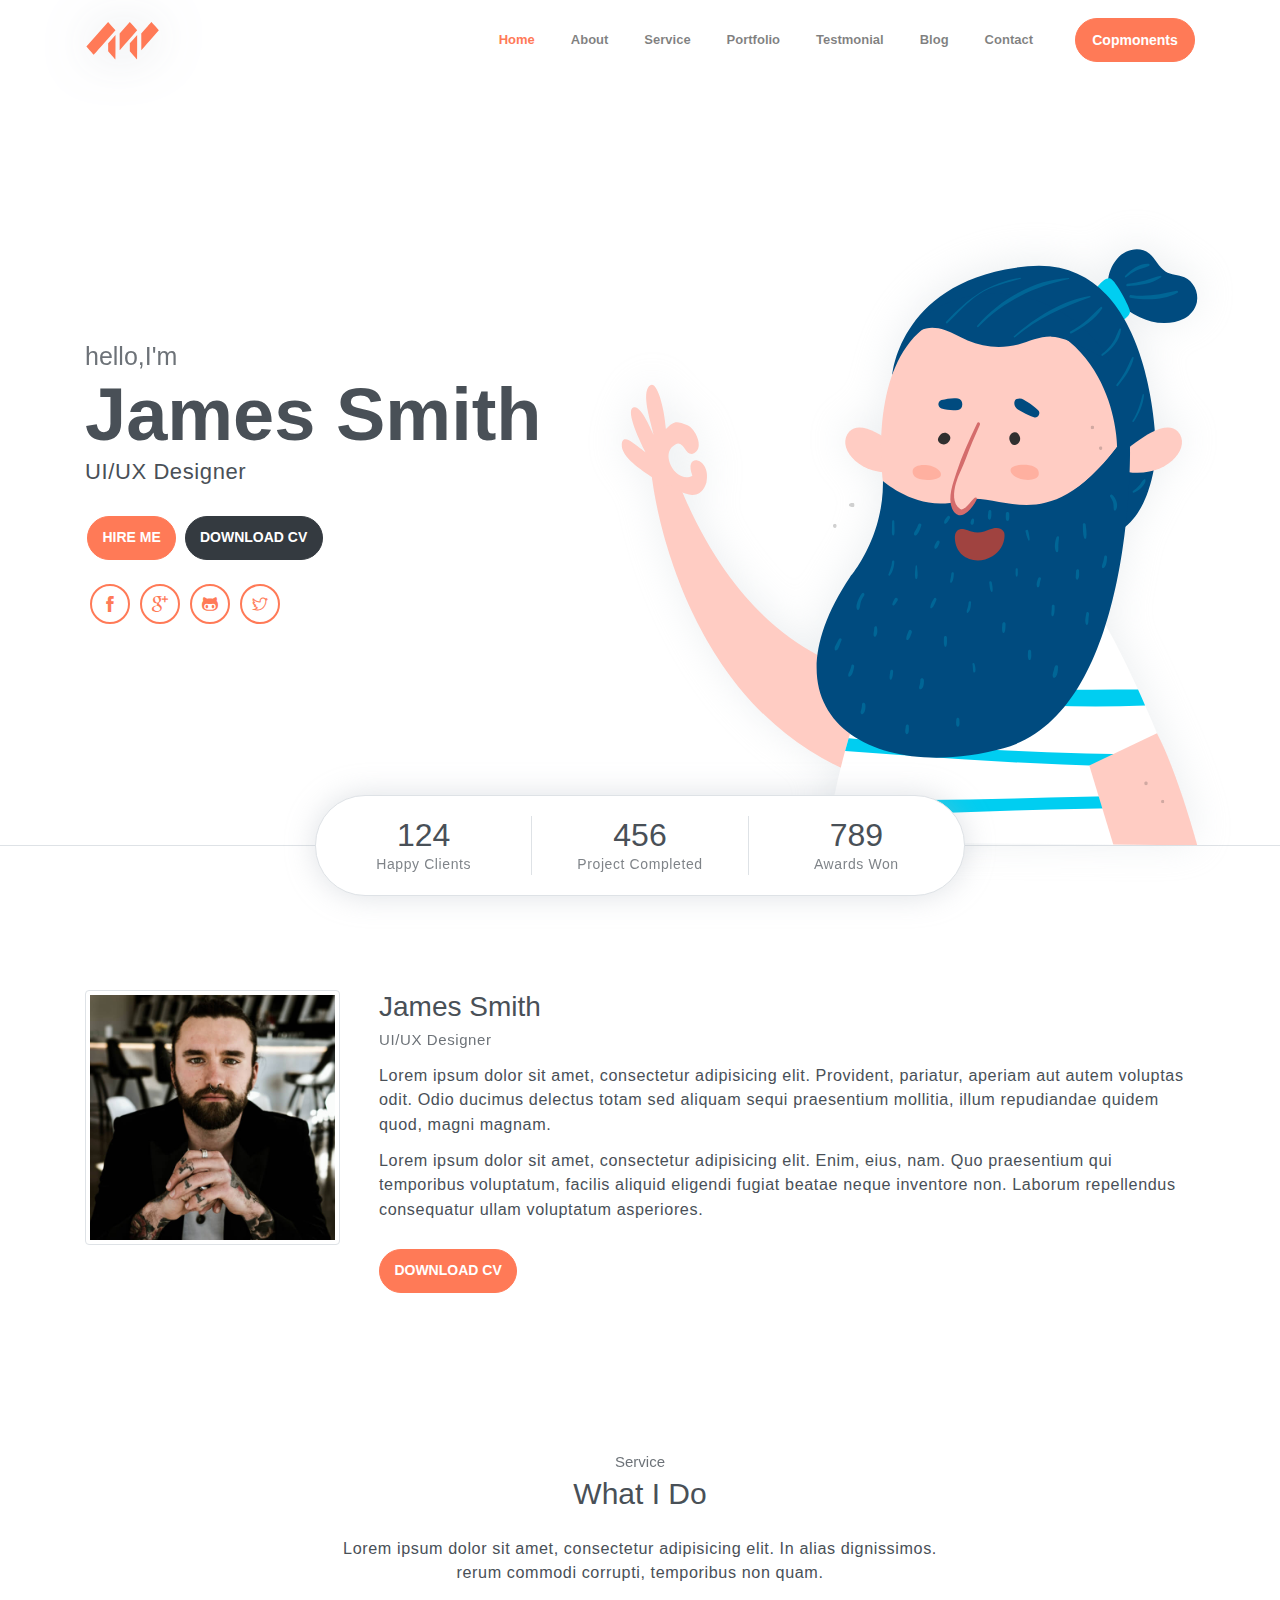
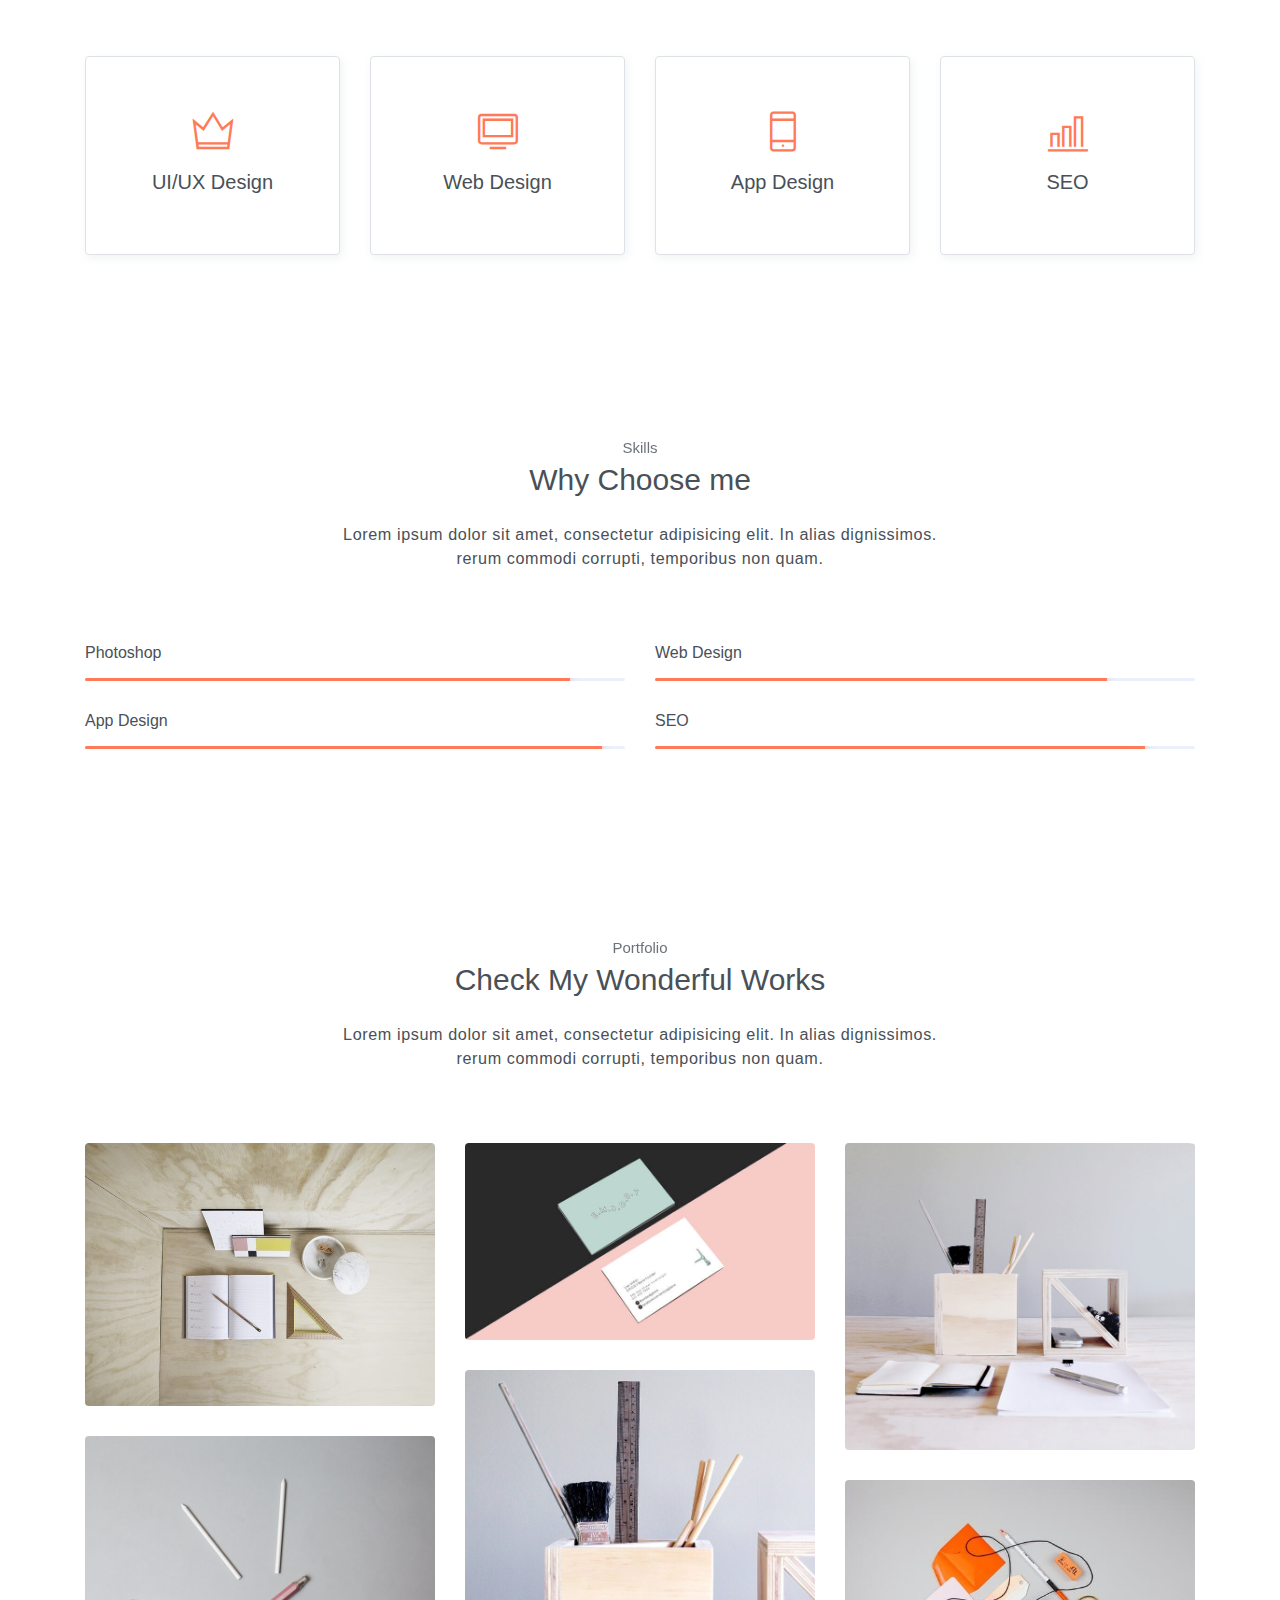
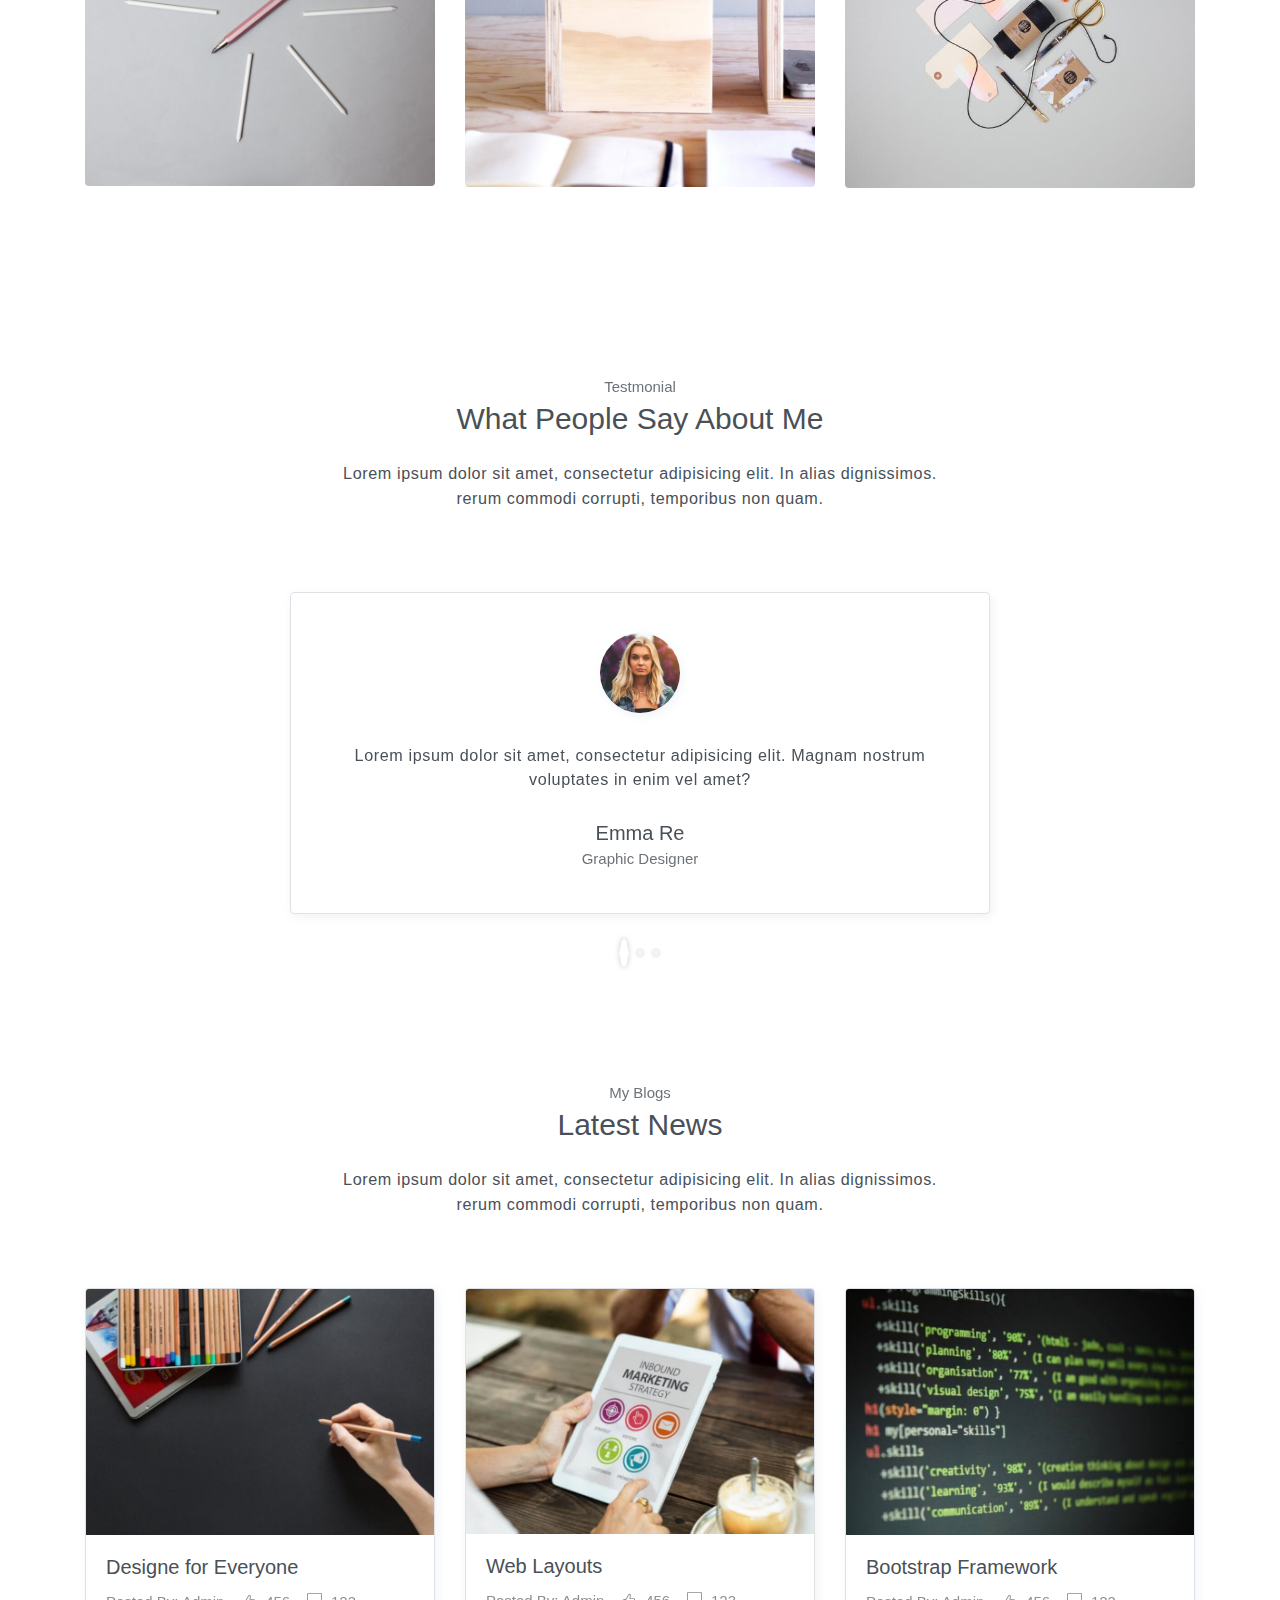
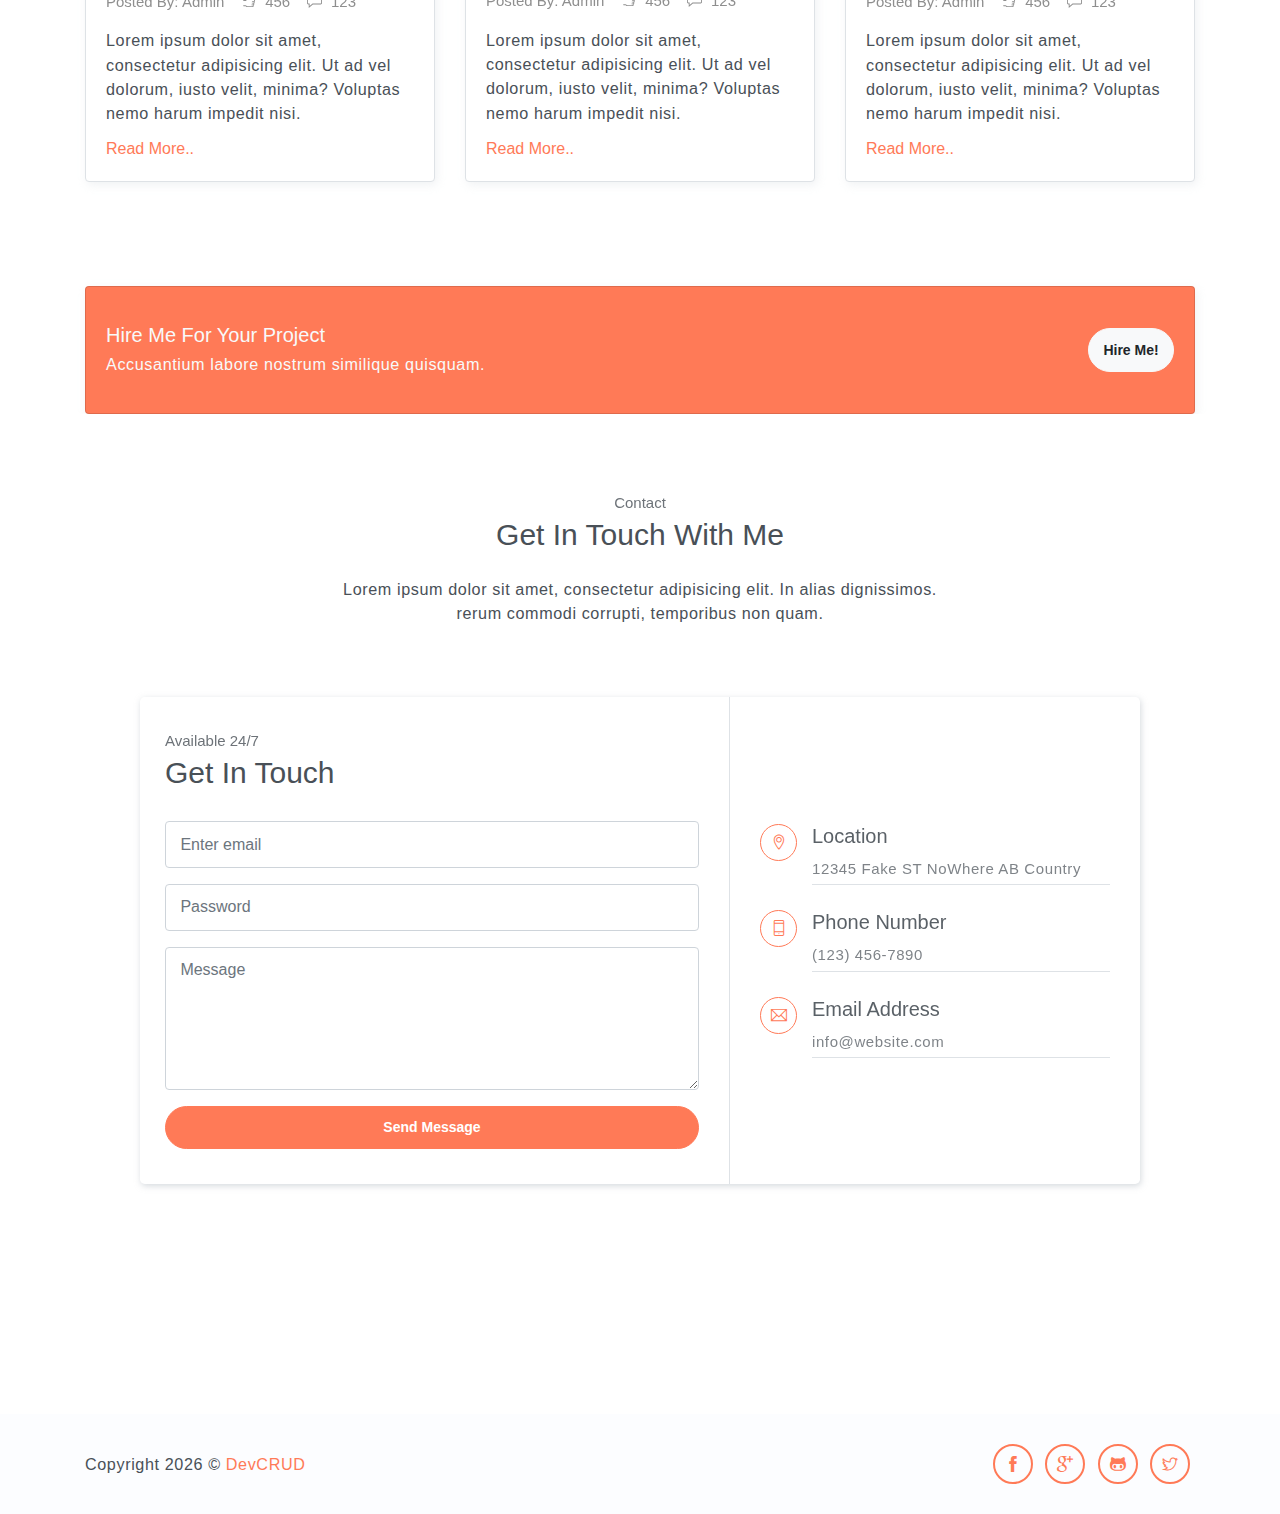
<file: public_html/index.html>
<!DOCTYPE html>
<html lang="en">
<head>
	<meta charset="utf-8">
    <meta name="viewport" content="width=device-width, initial-scale=1, shrink-to-fit=no">
    <meta name="description" content="Start your development with Steller landing page.">
    <meta name="author" content="Devcrud">
    <title>Steller Landing page | Free Bootstrap 4.1 landing page</title>
    <!-- font icons -->
    <link rel="stylesheet" href="assets/vendors/themify-icons/css/themify-icons.css">
    <!-- Bootstrap + Steller main styles -->
	<link rel="stylesheet" href="assets/css/steller.css">
</head>
<body data-spy="scroll" data-target=".navbar" data-offset="40" id="home">

    <!-- Page navigation -->
    <nav class="navbar navbar-expand-lg navbar-light fixed-top" data-spy="affix" data-offset-top="0">
        <div class="container">
            <a class="navbar-brand" href="#"><img src="assets/imgs/logo.svg" alt=""></a>
            <button class="navbar-toggler" type="button" data-toggle="collapse" data-target="#navbarSupportedContent" aria-controls="navbarSupportedContent" aria-expanded="false" aria-label="Toggle navigation">
                <span class="navbar-toggler-icon"></span>
            </button>

            <div class="collapse navbar-collapse" id="navbarSupportedContent">
                <ul class="navbar-nav ml-auto align-items-center">
                    <li class="nav-item">
                        <a class="nav-link" href="#home">Home</a>
                    </li>
                    <li class="nav-item">
                        <a class="nav-link" href="#about">About</a>
                    </li>
                    <li class="nav-item">
                        <a class="nav-link" href="#service">Service</a>
                    </li>                   
                    <li class="nav-item">
                        <a class="nav-link" href="#portfolio">Portfolio</a>
                    </li>
                    <li class="nav-item">
                        <a class="nav-link" href="#testmonial">Testmonial</a>
                    </li>
                    <li class="nav-item">
                        <a class="nav-link" href="#blog">Blog</a>
                    </li>
                    <li class="nav-item">
                        <a class="nav-link" href="#contact">Contact</a>
                    </li>
                    <li class="nav-item">
                        <a class="- btn btn-primary rounded ml-4" href="components.html">Copmonents</a>
                    </li>
                </ul>
            </div>
        </div>          
    </nav>
    <!-- End of page navibation -->

    <!-- Page Header -->
    <header class="header" id="home">
        <div class="container">
            <div class="infos">
                <h6 class="subtitle">hello,I'm</h6>
                <h6 class="title">James Smith</h6>
                <p>UI/UX Designer</p>

                <div class="buttons pt-3">
                    <button class="btn btn-primary rounded">HIRE ME</button>
                    <button class="btn btn-dark rounded">DOWNLOAD CV</button>
                </div>      

                <div class="socials mt-4">
                    <a class="social-item" href="javascript:void(0)"><i class="ti-facebook"></i></a>
                    <a class="social-item" href="javascript:void(0)"><i class="ti-google"></i></a>
                    <a class="social-item" href="javascript:void(0)"><i class="ti-github"></i></a>
                    <a class="social-item" href="javascript:void(0)"><i class="ti-twitter"></i></a>
                </div>
            </div>              
            <div class="img-holder">
                <img src="assets/imgs/man.svg" alt="">
            </div>      
        </div>  

        <!-- Header-widget -->
        <div class="widget">
            <div class="widget-item">
                <h2>124</h2>
                <p>Happy Clients</p>
            </div>
            <div class="widget-item">
                <h2>456</h2>
                <p>Project Completed</p>
            </div>
            <div class="widget-item">
                <h2>789</h2>
                <p>Awards Won</p>
            </div>
        </div>
    </header>
    <!-- End of Page Header -->
    
    <!-- About section -->
    <section id="about" class="section mt-3">
        <div class="container mt-5">
            <div class="row text-center text-md-left">
                <div class="col-md-3">
                    <img src="assets/imgs/avatar.jpg" alt="" class="img-thumbnail mb-4">
                </div>
                <div class="pl-md-4 col-md-9">
                    <h6 class="title">James Smith</h6>
                    <p class="subtitle">UI/UX Designer</p>
                    <p>Lorem ipsum dolor sit amet, consectetur adipisicing elit. Provident, pariatur, aperiam aut autem voluptas odit. Odio ducimus delectus totam sed aliquam sequi praesentium mollitia, illum repudiandae quidem quod, magni magnam.</p>
                    <p>Lorem ipsum dolor sit amet, consectetur adipisicing elit. Enim, eius, nam. Quo praesentium qui temporibus voluptatum, facilis aliquid eligendi fugiat beatae neque inventore non. Laborum repellendus consequatur ullam voluptatum asperiores.</p>
                    <button class="btn btn-primary rounded mt-3">DOWNLOAD CV</button>                   
                </div>
            </div>
        </div>
    </section>

    <!-- Service section -->
    <section id="service" class="section">
        <div class="container text-center">
            <h6 class="subtitle">Service</h6>
            <h6 class="section-title mb-4">What I Do</h6>
            <p class="mb-5 pb-4">Lorem ipsum dolor sit amet, consectetur adipisicing elit. In alias dignissimos. <br> rerum commodi corrupti, temporibus non quam.</p>

            <div class="row">
                <div class="col-sm-6 col-md-3 mb-4">
                    <div class="custom-card card border">
                        <div class="card-body">
                            <i class="icon ti-crown"></i>
                            <h5>UI/UX Design</h5>
                        </div>
                    </div>
                </div>
                <div class="col-sm-6 col-md-3 mb-4">
                    <div class="custom-card card border">
                        <div class="card-body">
                            <i class="icon ti-desktop"></i>
                            <h5>Web Design</h5>
                        </div>
                    </div>
                </div>
                <div class="col-sm-6 col-md-3 mb-4">
                    <div class="custom-card card border">
                        <div class="card-body">
                            <i class="icon ti-mobile"></i>
                            <h5>App Design</h5>
                        </div>
                    </div>
                </div>
                <div class="col-sm-6 col-md-3 mb-4">
                    <div class="custom-card card border">
                        <div class="card-body">
                            <i class="icon ti-bar-chart"></i>
                            <h5>SEO</h5>
                        </div>
                    </div>
                </div>
            </div>
        </div>
    </section>
    <!-- End of Sectoin -->

    <!-- Skills section -->
    <section class="section">
        <div class="container text-center">
            <h6 class="subtitle">Skills</h6>
            <h6 class="section-title mb-4">Why Choose me</h6>
            <p class="mb-5 pb-4">Lorem ipsum dolor sit amet, consectetur adipisicing elit. In alias dignissimos. <br> rerum commodi corrupti, temporibus non quam.</p>

            <div class="row text-left">
                <div class="col-sm-6">
                    <h6 class="mb-3">Photoshop</h6>
                    <div class="progress">
                        <div class="progress-bar bg-primary" role="progressbar" style="width: 89%;" aria-valuenow="25" aria-valuemin="0" aria-valuemax="100"><span>89%</span></div>
                    </div>
                </div>
                <div class="col-sm-6">
                    <h6 class="mb-3">Web Design</h6>
                    <div class="progress">
                        <div class="progress-bar bg-primary" role="progressbar" style="width: 83%;" aria-valuenow="25" aria-valuemin="0" aria-valuemax="100"><span>83%</span></div>
                    </div>
                </div>
                <div class="col-sm-6">
                    <h6 class="mb-3">App Design</h6>
                    <div class="progress">
                        <div class="progress-bar bg-primary" role="progressbar" style="width: 95%;" aria-valuenow="25" aria-valuemin="0" aria-valuemax="100"><span>95%</span></div>
                    </div>
                </div>
                <div class="col-sm-6">
                    <h6 class="mb-3">SEO</h6>
                    <div class="progress">
                        <div class="progress-bar bg-primary" role="progressbar" style="width: 90%;" aria-valuenow="25" aria-valuemin="0" aria-valuemax="100"><span>90%</span></div>
                    </div>
                </div>
            </div>  
        </div>
    </section>
    <!-- End of Skills sections -->

    <!-- Portfolio section -->
    <section id="portfolio" class="section">
        <div class="container text-center">
            <h6 class="subtitle">Portfolio</h6>
            <h6 class="section-title mb-4">Check My Wonderful Works</h6>
            <p class="mb-5 pb-4">Lorem ipsum dolor sit amet, consectetur adipisicing elit. In alias dignissimos. <br> rerum commodi corrupti, temporibus non quam.</p>

            <div class="row">
                <div class="col-sm-4">
                    <div class="img-wrapper">
                        <img src="assets/imgs/folio-1.jpg" alt="">
                        <div class="overlay">
                            <div class="overlay-infos">
                                <h5>Project Title</h5>
                                <a href="javascript:void(0)"><i class="ti-zoom-in"></i></a>
                                <a href="javascript:void(0)"><i class="ti-link"></i></a>
                            </div>  
                        </div>
                    </div>
                    <div class="img-wrapper">
                        <img src="assets/imgs/folio-2.jpg" alt="">
                        <div class="overlay">
                            <div class="overlay-infos">
                                <h5>Project Title</h5>
                                <a href="javascript:void(0)"><i class="ti-zoom-in"></i></a>
                                <a href="javascript:void(0)"><i class="ti-link"></i></a>
                            </div>                              
                        </div>
                    </div>                  
                </div>
                <div class="col-sm-4">
                    <div class="img-wrapper">
                        <img src="assets/imgs/folio-3.jpg" alt="">
                        <div class="overlay">
                            <div class="overlay-infos">
                                <h5>Project Title</h5>
                                <a href="javascript:void(0)"><i class="ti-zoom-in"></i></a>
                                <a href="javascript:void(0)"><i class="ti-link"></i></a>
                            </div>  
                        </div>
                    </div>
                    <div class="img-wrapper">
                        <img src="assets/imgs/folio-4.jpg" alt="">
                        <div class="overlay">
                            <div class="overlay-infos">
                                <h5>Project Title</h5>
                                <a href="javascript:void(0)"><i class="ti-zoom-in"></i></a>
                                <a href="javascript:void(0)"><i class="ti-link"></i></a>
                            </div>                              
                        </div>
                    </div>                  
                </div>
                <div class="col-sm-4">
                    <div class="img-wrapper">
                        <img src="assets/imgs/folio-5.jpg" alt="">
                        <div class="overlay">
                            <div class="overlay-infos">
                                <h5>Project Title</h5>
                                <a href="javascript:void(0)"><i class="ti-zoom-in"></i></a>
                                <a href="javascript:void(0)"><i class="ti-link"></i></a>
                            </div>  
                        </div>
                    </div>
                    <div class="img-wrapper">
                        <img src="assets/imgs/folio-6.jpg" alt="">
                        <div class="overlay">
                            <div class="overlay-infos">
                                <h5>Project Title</h5>
                                <a href="javascript:void(0)"><i class="ti-zoom-in"></i></a>
                                <a href="javascript:void(0)"><i class="ti-link"></i></a>
                            </div>                              
                        </div>
                    </div>                  
                </div>
            </div>

        </div>
    </section>
    <!-- End of portfolio section -->

    <!-- Testmonial Section -->
    <section id="testmonial" class="section">
        <div class="container text-center">
            <h6 class="subtitle">Testmonial</h6>
            <h6 class="section-title mb-4">What People Say About Me</h6>
            <p class="mb-5 pb-4">Lorem ipsum dolor sit amet, consectetur adipisicing elit. In alias dignissimos. <br> rerum commodi corrupti, temporibus non quam.</p>


            <div id="carouselExampleIndicators" class="carousel slide" data-ride="carousel">
                <ol class="carousel-indicators">
                    <li data-target="#carouselExampleIndicators" data-slide-to="0" class="active"></li>
                    <li data-target="#carouselExampleIndicators" data-slide-to="1"></li>
                    <li data-target="#carouselExampleIndicators" data-slide-to="2"></li>
                </ol>
                <div class="carousel-inner">
                    <div class="carousel-item active">
                        <div class="card testmonial-card border">
                            <div class="card-body">
                                <img src="assets/imgs/avatar-1.jpg" alt="">
                                <p>Lorem ipsum dolor sit amet, consectetur adipisicing elit. Magnam nostrum voluptates in enim vel amet?</p>
                                <h1 class="title">Emma Re</h1>
                                <h1 class="subtitle">Graphic Designer</h1>
                            </div>
                        </div>
                    </div>
                    <div class="carousel-item">
                        <div class="card testmonial-card border">
                            <div class="card-body">
                                <img src="assets/imgs/avatar-2.jpg" alt="">
                                <p>Lorem ipsum dolor sit amet, consectetur adipisicing elit. Magnam nostrum voluptates in enim vel amet?</p>
                                <h1 class="title">James Bert</h1>
                                <h1 class="subtitle">Web Designer</h1>
                            </div>
                        </div>
                    </div>
                    <div class="carousel-item">
                        <div class="card testmonial-card border">
                            <div class="card-body">
                                <img src="assets/imgs/avatar-3.jpg" alt="">
                                <p>Lorem ipsum dolor sit amet, consectetur adipisicing elit. Magnam nostrum voluptates in enim vel amet?</p>
                                <h1 class="title">Michael Abra</h1>
                                <h1 class="subtitle">Web Developer</h1>
                            </div>
                        </div>
                    </div>
                </div>
            </div>
        </div>
    </section>
    <!-- End of testmonial section -->

    <!-- Blog Section -->
    <section id="blog" class="section">
        <div class="container text-center">
            <h6 class="subtitle">My Blogs</h6>
            <h6 class="section-title mb-4">Latest News</h6>
            <p class="mb-5 pb-4">Lorem ipsum dolor sit amet, consectetur adipisicing elit. In alias dignissimos. <br> rerum commodi corrupti, temporibus non quam.</p>

            <div class="row text-left">
                <div class="col-md-4">
                    <div class="card border mb-4">
                        <img src="assets/imgs/blog-1.jpg" alt="" class="card-img-top w-100">
                        <div class="card-body">
                            <h5 class="card-title">Designe for Everyone</h5>
                            <div class="post-details">
                                <a href="javascript:void(0)">Posted By: Admin</a>
                                <a href="javascript:void(0)"><i class="ti-thumb-up"></i> 456</a>
                                <a href="javascript:void(0)"><i class="ti-comment"></i> 123</a>
                            </div>
                            <p>Lorem ipsum dolor sit amet, consectetur adipisicing elit. Ut ad vel dolorum, iusto velit, minima? Voluptas nemo harum impedit nisi.</p>
                            <a href="javascript:void(0)">Read More..</a>
                        </div>
                    </div>
                </div>
                <div class="col-md-4">
                    <div class="card border mb-4">
                        <img src="assets/imgs/blog-2.jpg" alt="" class="card-img-top w-100">
                        <div class="card-body">
                            <h5 class="card-title">Web Layouts</h5>
                            <div class="post-details">
                                <a href="javascript:void(0)">Posted By: Admin</a>
                                <a href="javascript:void(0)"><i class="ti-thumb-up"></i> 456</a>
                                <a href="javascript:void(0)"><i class="ti-comment"></i> 123</a>
                            </div>
                            <p>Lorem ipsum dolor sit amet, consectetur adipisicing elit. Ut ad vel dolorum, iusto velit, minima? Voluptas nemo harum impedit nisi.</p>
                            <a href="javascript:void(0)">Read More..</a>
                        </div>
                    </div>
                </div>
                <div class="col-md-4">
                    <div class="card border mb-4">
                        <img src="assets/imgs/blog-3.jpg" alt="" class="card-img-top w-100">
                        <div class="card-body">
                            <h5 class="card-title">Bootstrap Framework</h5>
                            <div class="post-details">
                                <a href="javascript:void(0)">Posted By: Admin</a>
                                <a href="javascript:void(0)"><i class="ti-thumb-up"></i> 456</a>
                                <a href="javascript:void(0)"><i class="ti-comment"></i> 123</a>
                            </div>
                            <p>Lorem ipsum dolor sit amet, consectetur adipisicing elit. Ut ad vel dolorum, iusto velit, minima? Voluptas nemo harum impedit nisi.</p>
                            <a href="javascript:void(0)">Read More..</a>
                        </div>
                    </div>
                </div>
            </div>
        </div>
    </section>

    <!-- Hire me section -->
    <section class="bg-gray p-0 section">
        <div class="container">
            <div class="card bg-primary">
                <div class="card-body text-light">
                    <div class="row align-items-center">
                        <div class="col-sm-9 text-center text-sm-left">
                            <h5 class="mt-3">Hire Me For Your Project</h5>
                            <p class="mb-3">Accusantium labore nostrum similique quisquam.</p>
                        </div>
                        <div class="col-sm-3 text-center text-sm-right">
                            <button class="btn btn-light rounded">Hire Me!</button>
                        </div>
                    </div>
                </div> 
            </div>
        </div>
    </section>      
    <!-- End od Hire me section. -->

    <!-- Contact Section -->
    <section id="contact" class="position-relative section">
        <div class="container text-center">
            <h6 class="subtitle">Contact</h6>
            <h6 class="section-title mb-4">Get In Touch With Me</h6>
            <p class="mb-5 pb-4">Lorem ipsum dolor sit amet, consectetur adipisicing elit. In alias dignissimos. <br> rerum commodi corrupti, temporibus non quam.</p>

            <div class="contact text-left">
                <div class="form">
                    <h6 class="subtitle">Available 24/7</h6>
                    <h6 class="section-title mb-4">Get In Touch</h6>
                    <form>
                        <div class="form-group">
                            <input type="email" class="form-control" id="exampleInputEmail1" aria-describedby="emailHelp" placeholder="Enter email" required>
                        </div>
                        <div class="form-group">
                            <input type="password" class="form-control" id="exampleInputPassword1" placeholder="Password" required>
                        </div>
                        <div class="form-group">
                            <textarea name="contact-message" id="" cols="30" rows="5" class="form-control" placeholder="Message"></textarea>
                        </div>
                        <button type="submit" class="btn btn-primary btn-block rounded w-lg">Send Message</button>
                    </form>
                </div>
                <div class="contact-infos">
                    <div class="item">
                        <i class="ti-location-pin"></i>
                        <div class="">
                            <h5>Location</h5>
                            <p> 12345 Fake ST NoWhere AB Country</p>
                        </div>                          
                    </div>
                    <div class="item">
                        <i class="ti-mobile"></i>
                        <div>
                            <h5>Phone Number</h5>
                            <p>(123) 456-7890</p>
                        </div>                          
                    </div>
                    <div class="item">
                        <i class="ti-email"></i>
                        <div class="mb-0">
                            <h5>Email Address</h5>
                            <p>info@website.com</p>
                        </div>
                    </div>
                </div>                  
            </div>
        </div>  
        <div id="map">
            <iframe src="https://snazzymaps.com/embed/61257"></iframe>
        </div>      
    </section>
    <!-- End of Contact Section -->

    <!-- Page Footer -->
    <footer class="page-footer">
        <div class="container">
            <div class="row align-items-center">
                <div class="col-sm-6">
                    <p>Copyright <script>document.write(new Date().getFullYear())</script> &copy; <a href="http://www.devcrud.com" target="_blank">DevCRUD</a></p>
                </div>
                <div class="col-sm-6">
                    <div class="socials">
                        <a class="social-item" href="javascript:void(0)"><i class="ti-facebook"></i></a>
                        <a class="social-item" href="javascript:void(0)"><i class="ti-google"></i></a>
                        <a class="social-item" href="javascript:void(0)"><i class="ti-github"></i></a>
                        <a class="social-item" href="javascript:void(0)"><i class="ti-twitter"></i></a>
                    </div>
                </div>
            </div>
        </div>
    </footer> 
    <!-- End of page footer -->
	
	<!-- core  -->
    <script src="assets/vendors/jquery/jquery-3.4.1.js"></script>
    <script src="assets/vendors/bootstrap/bootstrap.bundle.js"></script>
    <!-- bootstrap 3 affix -->
	<script src="assets/vendors/bootstrap/bootstrap.affix.js"></script>

    <!-- steller js -->
    <script src="assets/js/steller.js"></script>

</body>
</html>
</file>
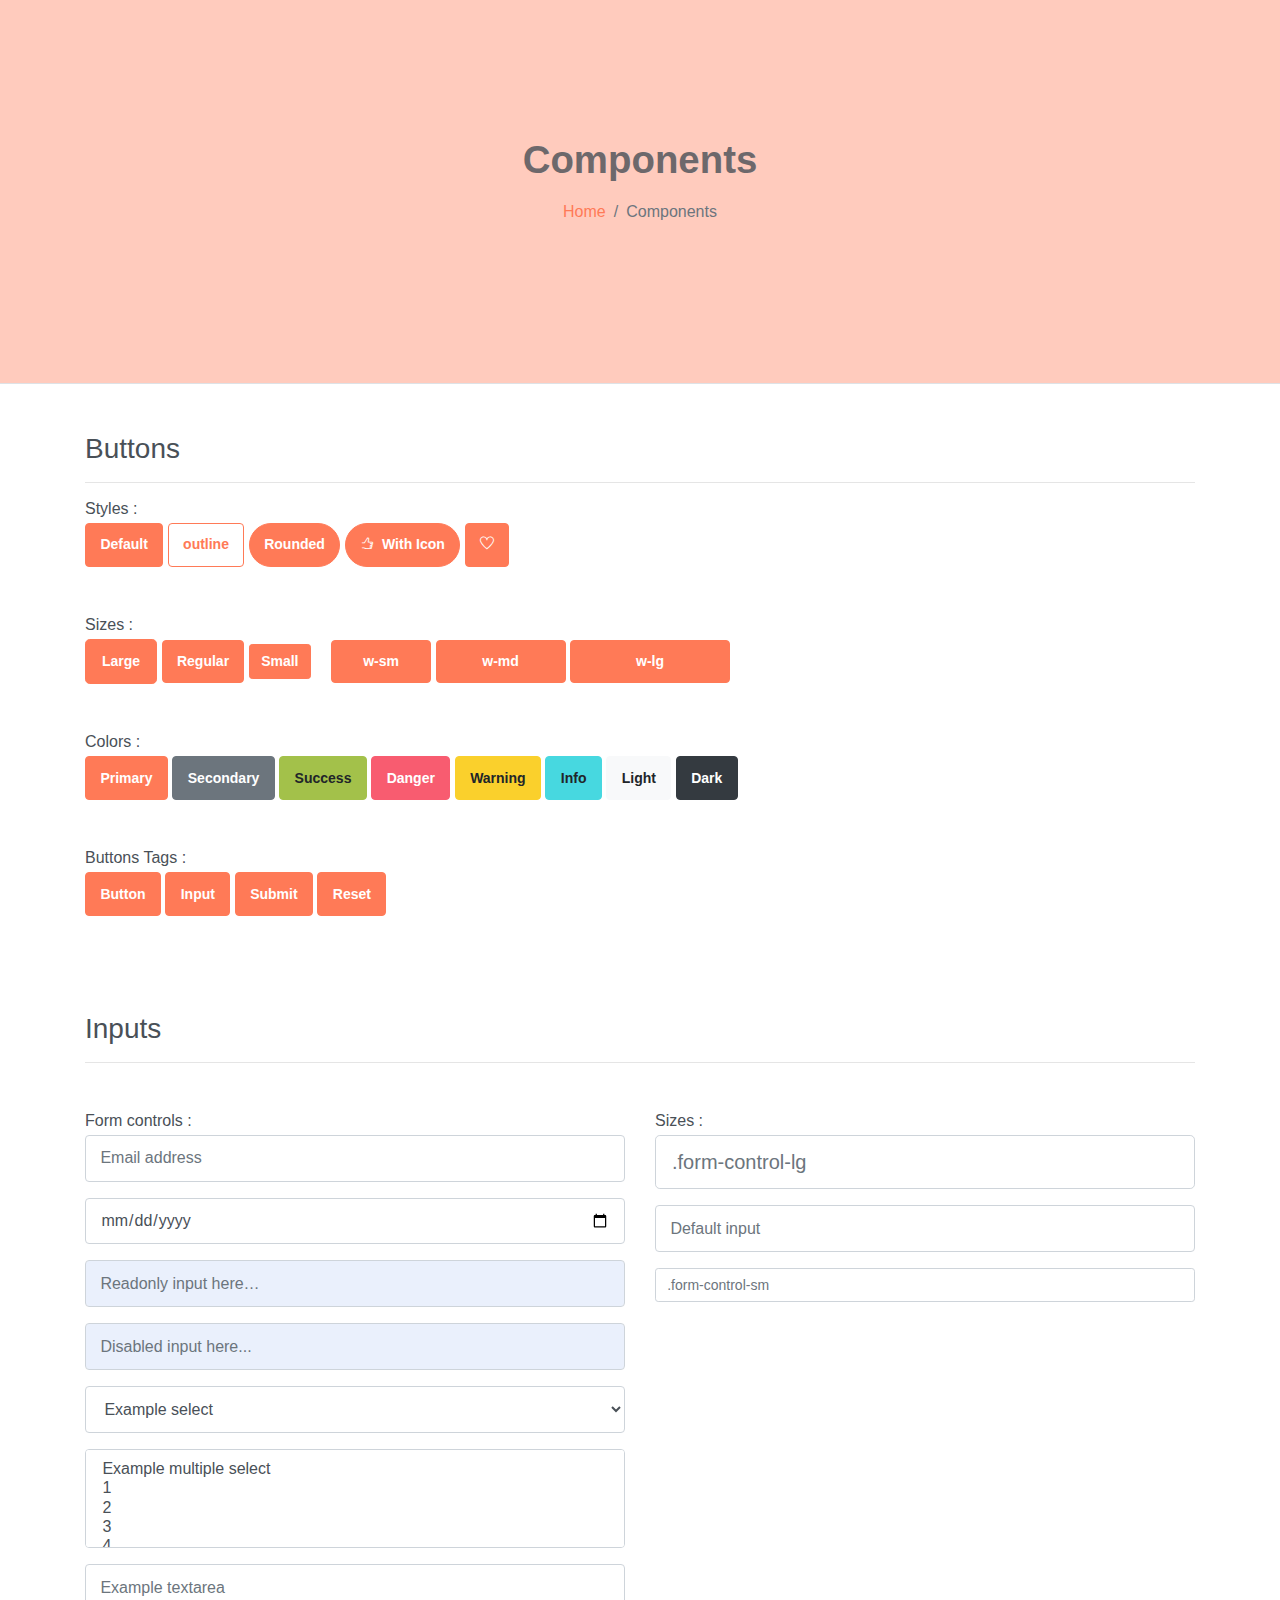
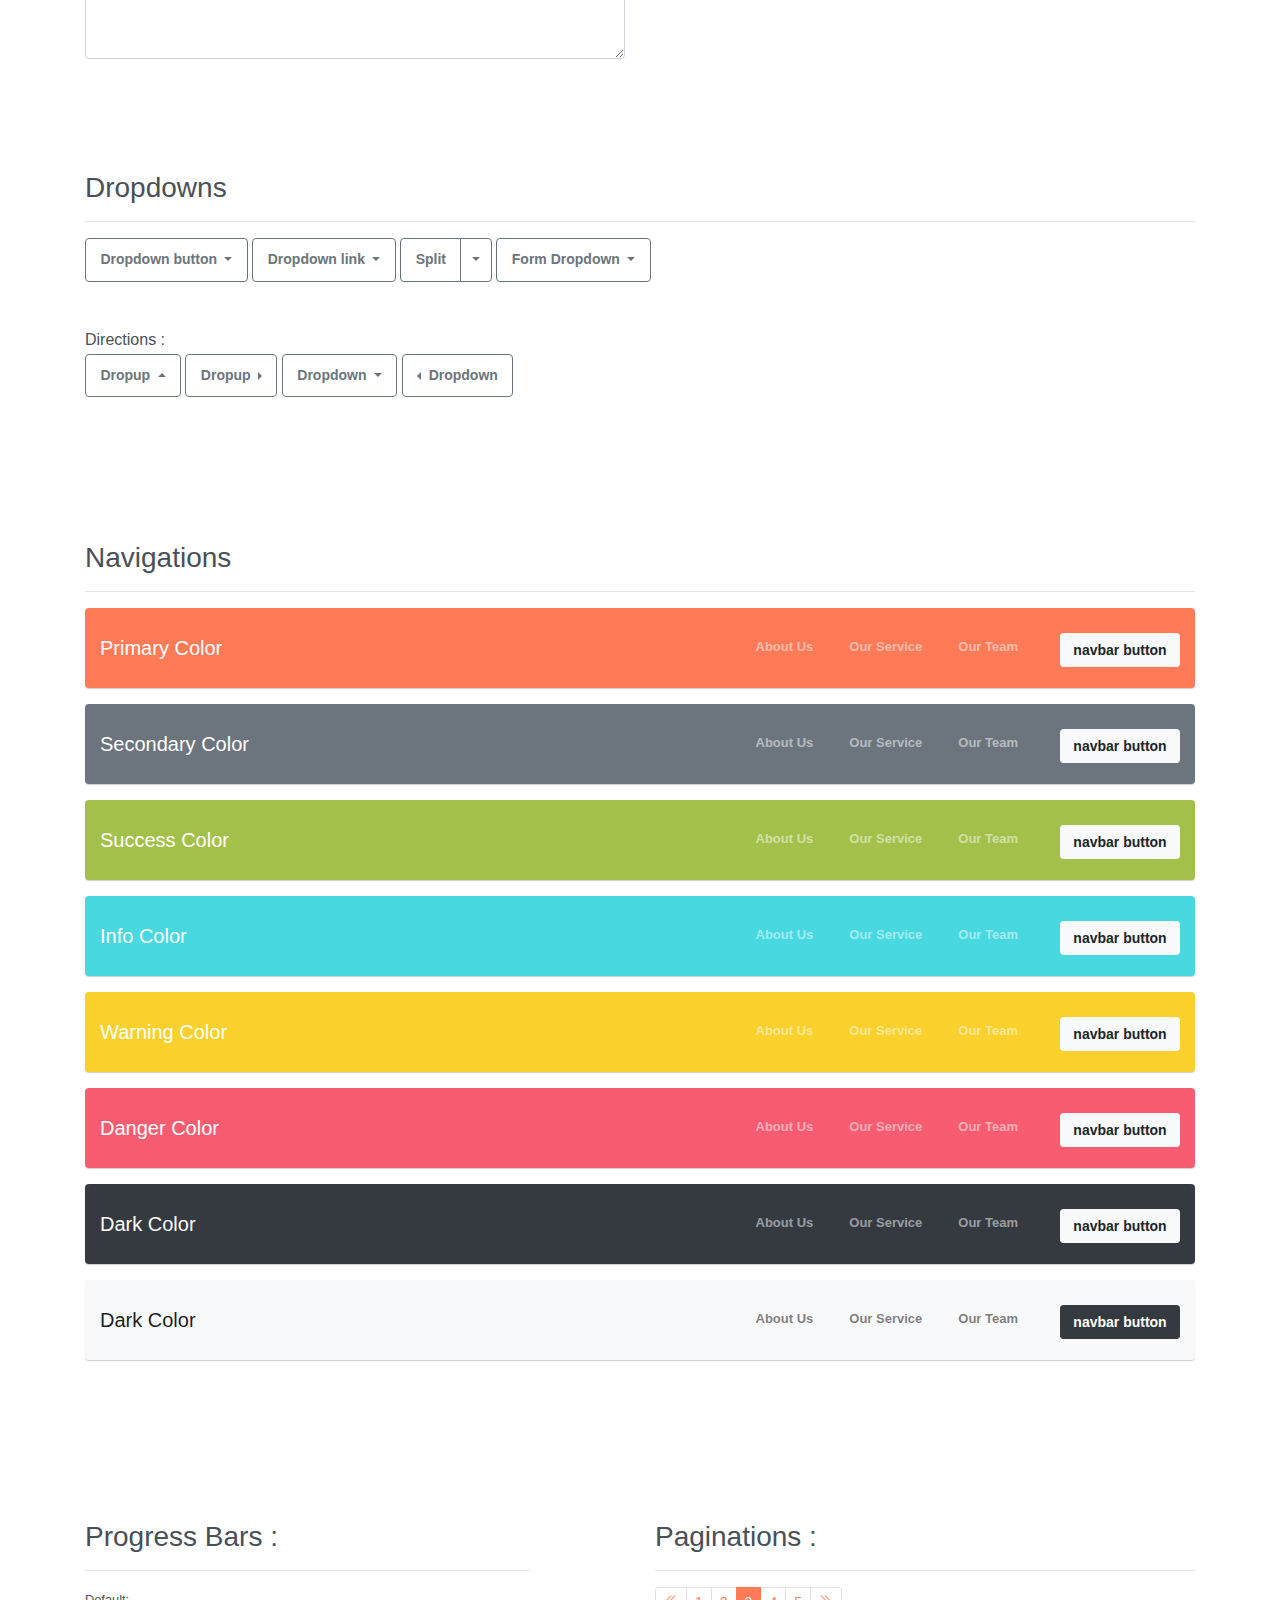
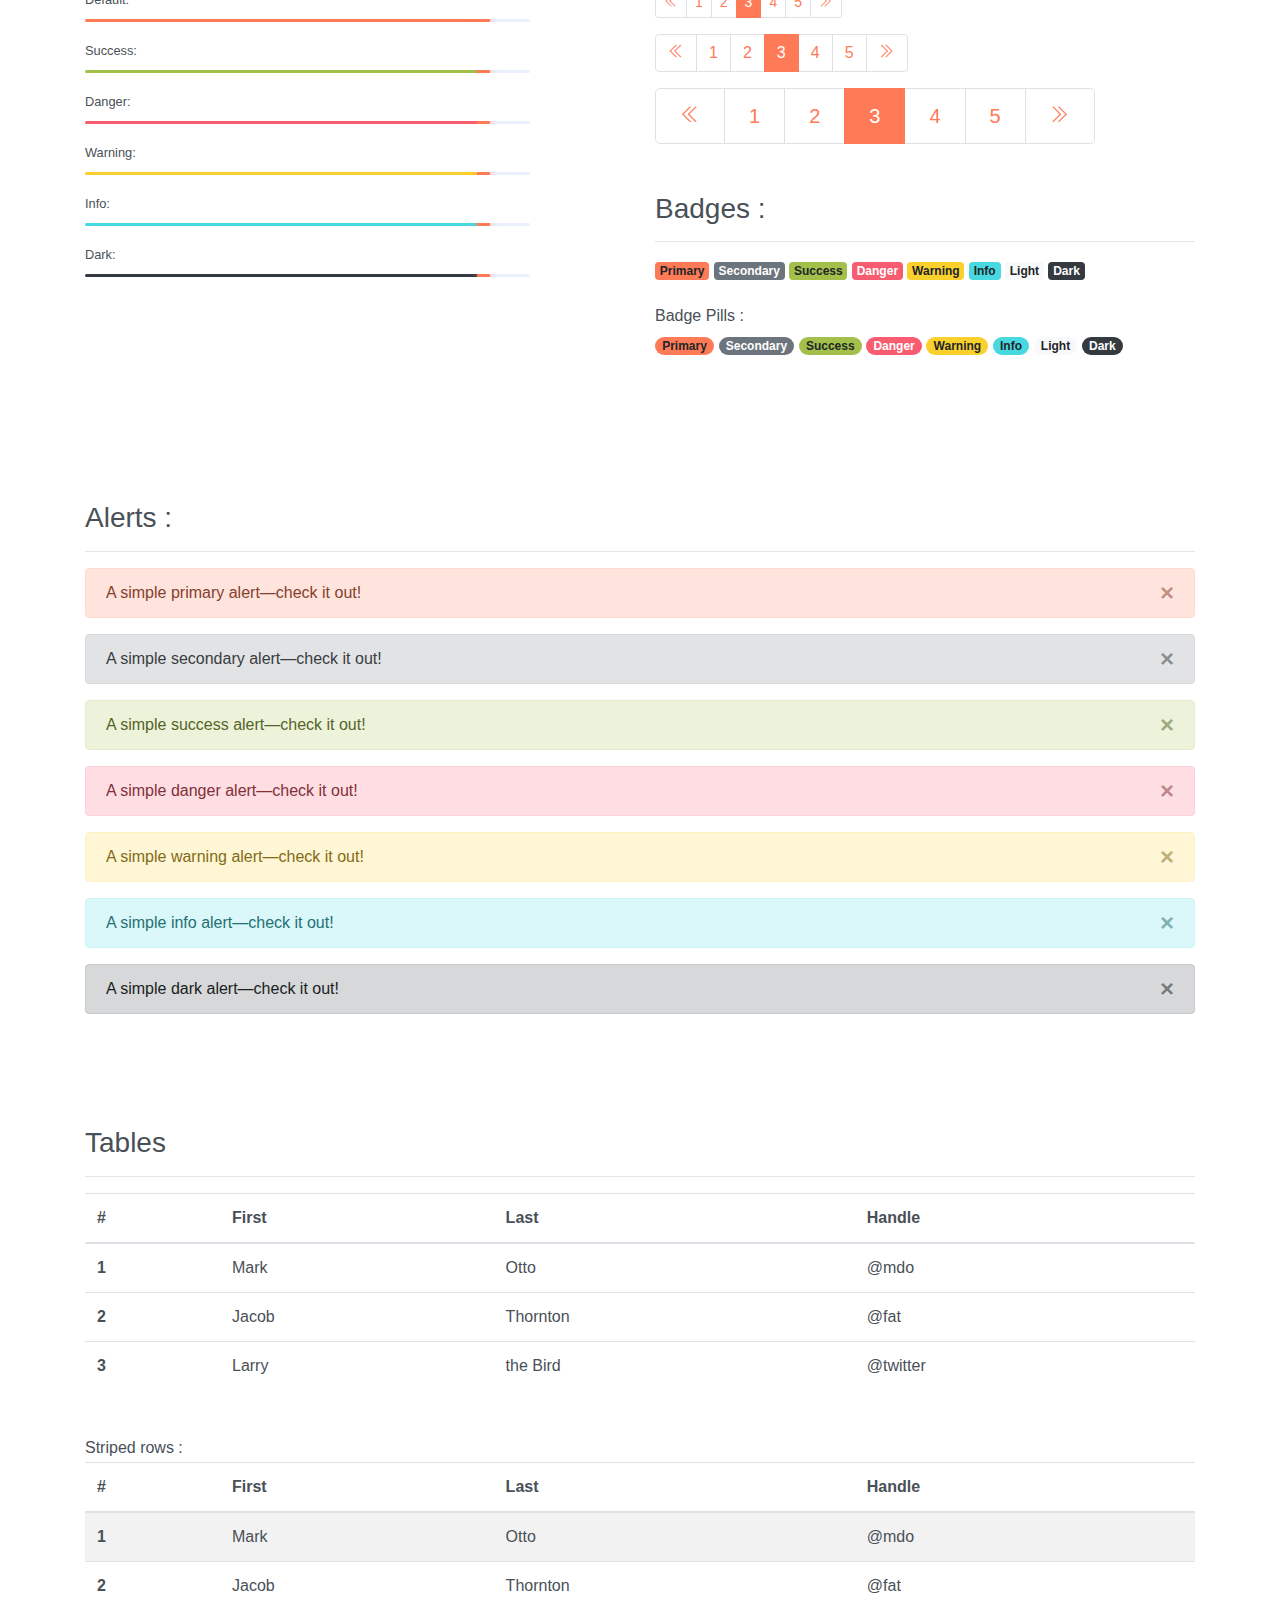
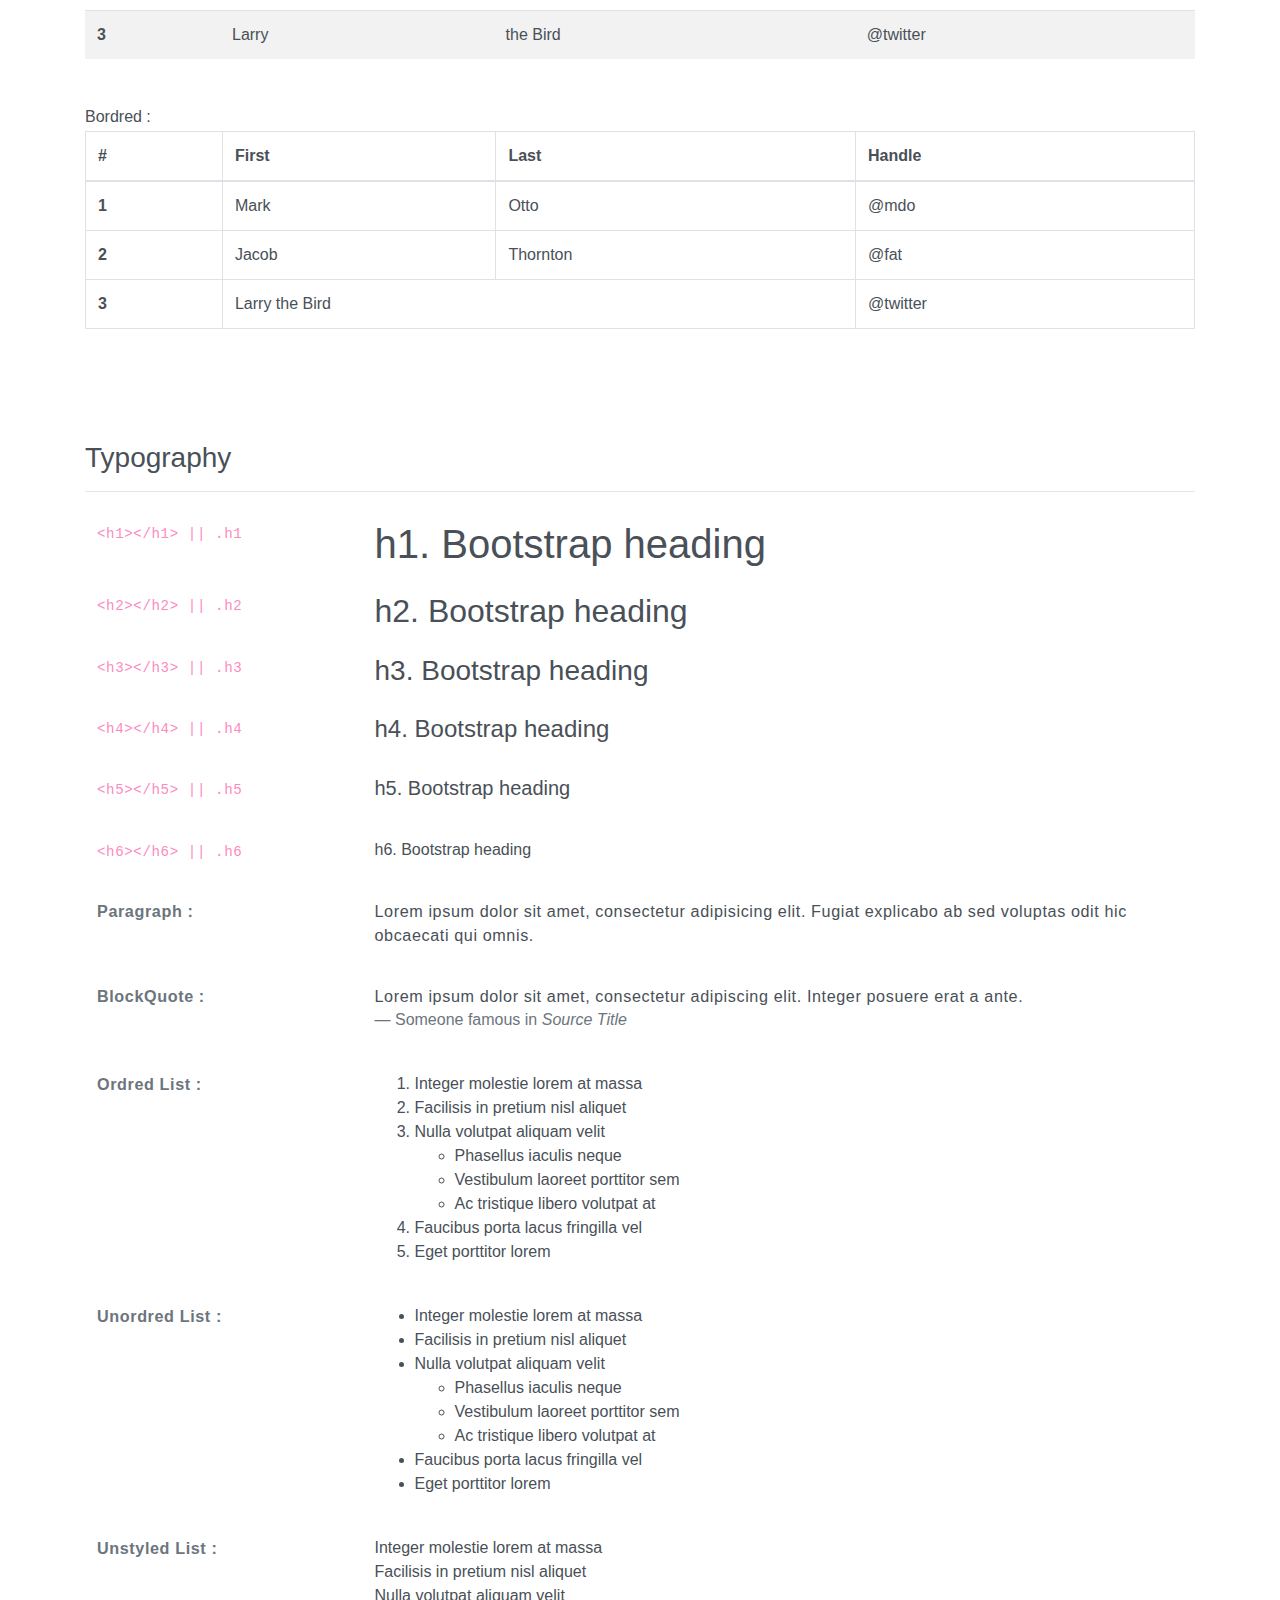
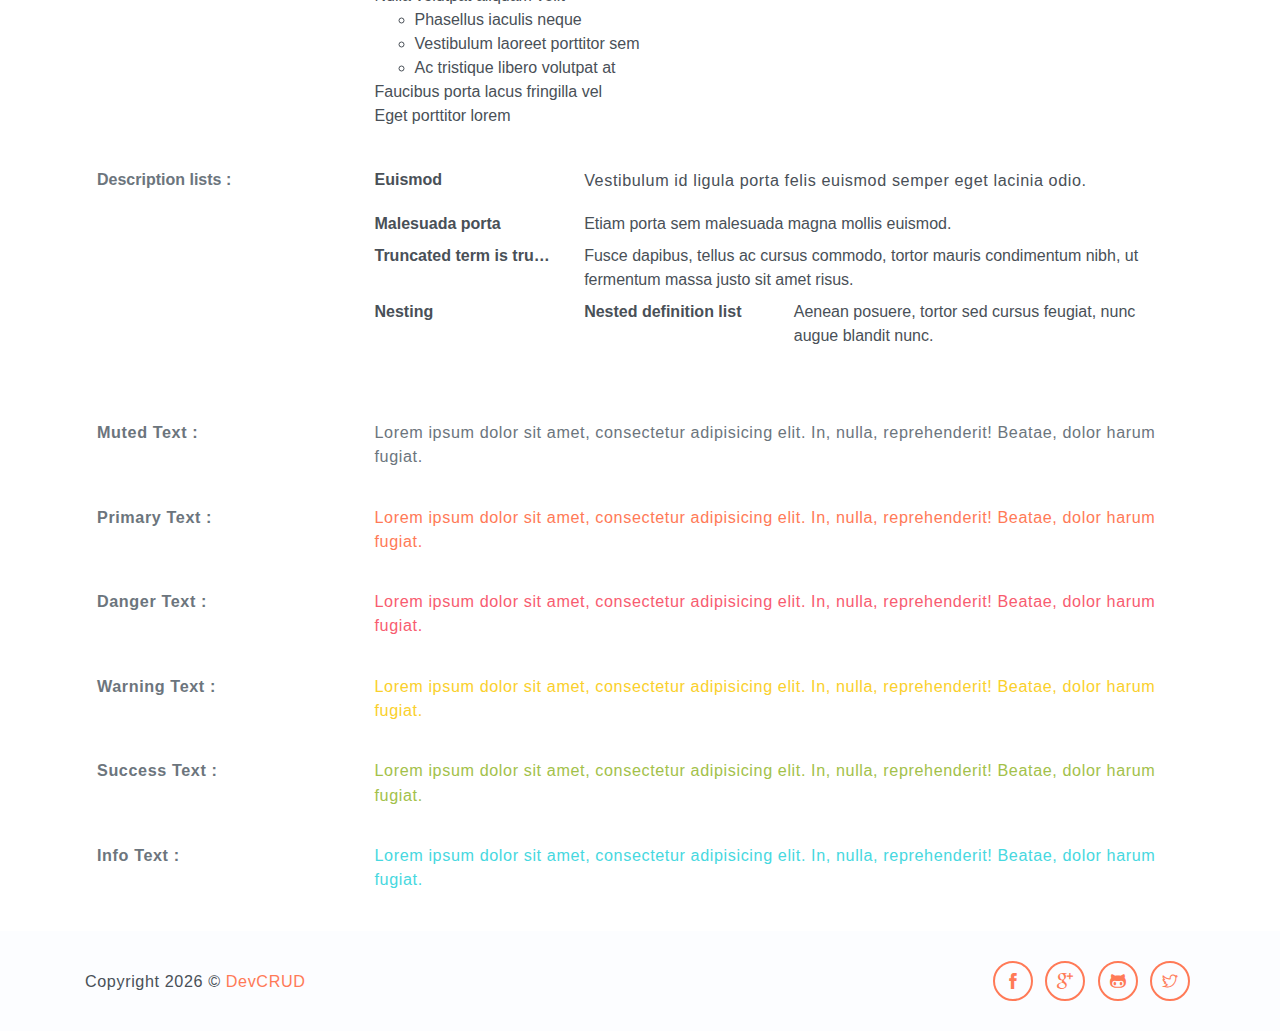
<file: components.html>
<!DOCTYPE html>
<html lang="en">
<head>
   <meta charset="utf-8">
   <meta name="viewport" content="width=device-width, initial-scale=1, shrink-to-fit=no">
   <meta name="description" content="Start your development with Steller landing page.">
   <meta name="author" content="Devcrud">
   <title>Steller | Components</title>
   <!-- font icons -->
   <link rel="stylesheet" href="assets/vendors/themify-icons/css/themify-icons.css">
   <!-- Bootstrap + Steller  -->
   <link rel="stylesheet" href="assets/css/steller.css">
</head>
<body>

   <!-- Page Header -->
   <header class="header header-mini"> 
      <div class="header-title">Components</div> 
      <nav aria-label="breadcrumb">
         <ol class="breadcrumb">
            <li class="breadcrumb-item"><a href="/">Home</a></li>
            <li class="breadcrumb-item active" aria-current="page">Components</li>
         </ol>
      </nav>
   </header> <!-- End Of Page Header -->

   <!-- main content -->
   <div class="container">

      <!-- Buttons -->
      <h3 class="mt-5">Buttons</h3>
      <hr>
      <h6 class="section-secondary-title">Styles :</h6>
      <button class="btn btn-primary">Default</button>
      <button class="btn btn-outline-primary">outline</button>
      <button class="btn btn-primary rounded">Rounded</button>
      <button class="btn btn-primary rounded"><i class="ti-thumb-up pr-1"></i> With Icon</button>
      <button class="btn btn-primary circle"><i class="ti-heart"></i></button>

      <h6 class="section-secondary-title mt-5">Sizes :</h6>
      <button class="btn btn-primary btn-lg">Large</button>
      <button class="btn btn-primary ">Regular</button>
      <button class="btn btn-primary btn-sm">Small</button>
      <button class="btn btn-primary w-sm ml-3">w-sm</button>
      <button class="btn btn-primary w-md">w-md</button>
      <button class="btn btn-primary w-lg">w-lg</button>

      <h6 class="section-secondary-title mt-5">Colors :</h6>          
      <button type="button" class="btn btn-primary">Primary</button>
      <button type="button" class="btn btn-secondary">Secondary</button>
      <button type="button" class="btn btn-success">Success</button>
      <button type="button" class="btn btn-danger">Danger</button>
      <button type="button" class="btn btn-warning">Warning</button>
      <button type="button" class="btn btn-info">Info</button>
      <button type="button" class="btn btn-light">Light</button>
      <button type="button" class="btn btn-dark">Dark</button>

      <h6 class="section-secondary-title mt-5">Buttons Tags :</h6>
      <button class="btn btn-primary" type="submit">Button</button>
      <input class="btn btn-primary" type="button" value="Input">
      <input class="btn btn-primary" type="submit" value="Submit">
      <input class="btn btn-primary" type="reset" value="Reset">
      
      <!-- devider -->
      <div class="py-5"></div>

      <!-- Inputs -->
      <h3>Inputs</h3>
      <hr>
      <div class="row mt-5">
         <div class="col-md-6">
            <h6 class="section-secondary-title">Form controls :</h6>        
            <div class="form-group">
               <input type="email" class="form-control" id="exampleFormControlInput1" placeholder="Email address">
            </div>
            <div class="form-group">
               <input type="date" class="form-control" id="exampleFormControlInput1" placeholder="Date">
            </div>
            <div class="form-group">
               <input class="form-control" type="text" placeholder="Readonly input here…" readonly>
            </div>
            <div class="form-group">
               <input class="form-control" id="disabledInput" type="text" placeholder="Disabled input here..." disabled>
            </div>
            <div class="form-group">
               <select class="form-control" id="exampleFormControlSelect1">
                  <option>Example select</option>
                  <option>1</option>
                  <option>2</option>
                  <option>3</option>
                  <option>4</option>
                  <option>5</option>
               </select>
            </div>
            <div class="form-group">
               <select multiple class="form-control" id="exampleFormControlSelect2">
                  <option>Example multiple select</option>
                  <option>1</option>
                  <option>2</option>
                  <option>3</option>
                  <option>4</option>
                  <option>5</option>
               </select>
            </div>
            <div class="form-group">
               <textarea class="form-control" id="exampleFormControlTextarea1" rows="3" placeholder="Example textarea"></textarea>
            </div>
         </div>
         <div class="col-md-6">
            <h6 class="section-secondary-title">Sizes :</h6>    
            <div class="form-group">
               <input class="form-control form-control-lg" type="text" placeholder=".form-control-lg">             
            </div>
            <div class="form-group">
               <input class="form-control" type="text" placeholder="Default input">
            </div>
            <div class="form-group">
               <input class="form-control form-control-sm" type="text" placeholder=".form-control-sm"> 
            </div>
         </div>
      </div> <!-- end of inputs -->   

      <!-- devider -->
      <div class="py-5"></div>             

      <!-- Dropdowns -->
      <h3 class="components-section-title font-weight-normal">Dropdowns</h3>
      <hr>
      <div class="dropdown d-inline-block">
         <button class="btn btn-outline-secondary dropdown-toggle" type="button" id="dropdownMenuButton" data-toggle="dropdown" aria-haspopup="true" aria-expanded="false">
         Dropdown button
         </button>
         <div class="dropdown-menu" aria-labelledby="dropdownMenuButton">
         <a class="dropdown-item" href="#">Action</a>
         <a class="dropdown-item" href="#">Another action</a>
         <a class="dropdown-item" href="#">Something else here</a>
         </div>
      </div>
      <div class="dropdown d-inline-block">
         <a class="btn btn-outline-secondary dropdown-toggle" href="#" role="button" id="dropdownMenuLink" data-toggle="dropdown" aria-haspopup="true" aria-expanded="false">
            Dropdown link
         </a>
         <div class="dropdown-menu" aria-labelledby="dropdownMenuLink">
            <a class="dropdown-item" href="#">Action</a>
            <a class="dropdown-item" href="#">Another action</a>
            <a class="dropdown-item" href="#">Something else here</a>
         </div>
      </div>
      <div class="btn-group">
         <button type="button" class="btn btn-outline-secondary">Split</button>
         <button type="button" class="btn btn-outline-secondary dropdown-toggle dropdown-toggle-split" data-toggle="dropdown" aria-haspopup="true" aria-expanded="false">
         <span class="sr-only">Toggle Dropdown</span>
         </button>
         <div class="dropdown-menu">
            <a class="dropdown-item" href="#">Action</a>
            <a class="dropdown-item" href="#">Another action</a>
            <a class="dropdown-item" href="#">Something else here</a>
            <div class="dropdown-divider"></div>
            <a class="dropdown-item" href="#">Separated link</a>
         </div>
      </div>
      <div class="btn-group">
         <button class="btn btn-outline-secondary dropdown-toggle" type="button" id="dropdownMenuButton" data-toggle="dropdown" aria-haspopup="true" aria-expanded="false">
            Form Dropdown
         </button>
         <div class="dropdown-menu form">
            <form class="px-4 py-3">
               <div class="form-group">
                  <input type="email" class="form-control" id="exampleDropdownFormEmail1" placeholder="email@example.com">
               </div>
               <div class="form-group">
                  <input type="password" class="form-control" id="exampleDropdownFormPassword1" placeholder="Password">
               </div>
               <div class="form-check mb-3">
                  <input type="checkbox" class="form-check-input" id="dropdownCheck">
                  <label class="form-check-label" for="dropdownCheck">
                     Remember me
                  </label>
               </div>
               <button type="submit" class="btn btn-primary btn-block">Sign in</button>
            </form>
            <div class="dropdown-divider"></div>
            <a class="dropdown-item" href="#"><small>New around here? Sign up</small></a>
            <a class="dropdown-item" href="#"><small>Forgot password?</small></a>
         </div>
      </div>       
      <h6 class="section-secondary-title mt-5">Directions :</h6>  
      <div class="btn-group dropup">
         <button type="button" class="btn btn-outline-secondary dropdown-toggle" data-toggle="dropdown" aria-haspopup="true" aria-expanded="false">
            Dropup
         </button>
         <div class="dropdown-menu">
            <a class="dropdown-item" href="#">Action</a>
            <a class="dropdown-item" href="#">Another action</a>
            <a class="dropdown-item" href="#">Something else here</a>
            <div class="dropdown-divider"></div>
            <a class="dropdown-item" href="#">Separated link</a>
         </div>
      </div>
      <div class="btn-group dropright">
         <button type="button" class="btn btn-outline-secondary dropdown-toggle" data-toggle="dropdown" aria-haspopup="true" aria-expanded="false">
            Dropup
         </button>
         <div class="dropdown-menu">
            <a class="dropdown-item" href="#">Action</a>
            <a class="dropdown-item" href="#">Another action</a>
            <a class="dropdown-item" href="#">Something else here</a>
            <div class="dropdown-divider"></div>
            <a class="dropdown-item" href="#">Separated link</a>
         </div>
      </div>
      <div class="btn-group">
         <button type="button" class="btn btn-outline-secondary dropdown-toggle" data-toggle="dropdown" aria-haspopup="true" aria-expanded="false">
            Dropdown
         </button>
         <div class="dropdown-menu">
            <a class="dropdown-item" href="#">Action</a>
            <a class="dropdown-item" href="#">Another action</a>
            <a class="dropdown-item" href="#">Something else here</a>
            <div class="dropdown-divider"></div>
            <a class="dropdown-item" href="#">Separated link</a>
         </div>
      </div>
      <div class="btn-group dropleft">
         <button type="button" class="btn btn-outline-secondary dropdown-toggle" data-toggle="dropdown" aria-haspopup="true" aria-expanded="false">
            Dropdown
         </button>
         <div class="dropdown-menu">
            <a class="dropdown-item" href="#">Action</a>
            <a class="dropdown-item" href="#">Another action</a>
            <a class="dropdown-item" href="#">Something else here</a>
            <div class="dropdown-divider"></div>
            <a class="dropdown-item" href="#">Separated link</a>
         </div>
      </div> <!-- end of Dropdowns -->  

      <!-- devider -->
      <div class="py-5"></div>   

      <!-- navbars -->
      <h3 class="components-section-title font-weight-normal mt-5">Navigations</h3>
      <hr>
      <nav class="navbar navbar-expand-sm navbar-dark bg-primary rounded shadow mb-3">
         <div class="container">
            <a class="navbar-brand" href="#">Primary Color</a>
            <button class="navbar-toggler ml-auto" type="button" data-toggle="collapse" data-target="#navbarSupportedContent" aria-controls="navbarSupportedContent" aria-expanded="false" aria-label="Toggle navigation">
            <span class="navbar-toggler-icon"></span>
            </button>
            <div class="collapse navbar-collapse" id="navbarSupportedContent">
               <ul class="navbar-nav ml-auto"> 
                  <li class="nav-item">
                     <a class="nav-link" href="#about">About Us</a>
                  </li>
                  <li class="nav-item">
                     <a class="nav-link" href="#service">Our Service</a>
                  </li>
                  <li class="nav-item">
                     <a class="nav-link" href="#team">Our Team</a>
                  </li>
                  <li class="nav-item">
                     <a href="#book-table" class="ml-4 mt-1 btn btn-light btn-sm">navbar button</a>
                  </li>
               </ul>                       
            </div>
         </div>
      </nav>
      <nav class="navbar navbar-expand-sm navbar-dark bg-secondary rounded shadow mb-3">
         <div class="container">
            <a class="navbar-brand" href="#">Secondary Color</a>
            <button class="navbar-toggler ml-auto" type="button" data-toggle="collapse" data-target="#navbarSupportedContent" aria-controls="navbarSupportedContent" aria-expanded="false" aria-label="Toggle navigation">
            <span class="navbar-toggler-icon"></span>
            </button>
            <div class="collapse navbar-collapse" id="navbarSupportedContent">
               <ul class="navbar-nav ml-auto"> 
                  <li class="nav-item">
                     <a class="nav-link" href="#about">About Us</a>
                  </li>
                  <li class="nav-item">
                     <a class="nav-link" href="#service">Our Service</a>
                  </li>
                  <li class="nav-item">
                     <a class="nav-link" href="#team">Our Team</a>
                  </li>
                  <li class="nav-item">
                     <a href="#book-table" class="ml-4 mt-1 btn btn-light btn-sm">navbar button</a>
                  </li>
               </ul>                       
            </div>
         </div>
      </nav>
      <nav class="navbar navbar-expand-sm navbar-dark bg-success rounded shadow mb-3">
         <div class="container">
            <a class="navbar-brand" href="#">Success Color</a>
            <button class="navbar-toggler ml-auto" type="button" data-toggle="collapse" data-target="#navbarSupportedContent" aria-controls="navbarSupportedContent" aria-expanded="false" aria-label="Toggle navigation">
            <span class="navbar-toggler-icon"></span>
            </button>
            <div class="collapse navbar-collapse" id="navbarSupportedContent">
               <ul class="navbar-nav ml-auto"> 
                  <li class="nav-item">
                     <a class="nav-link" href="#about">About Us</a>
                  </li>
                  <li class="nav-item">
                     <a class="nav-link" href="#service">Our Service</a>
                  </li>
                  <li class="nav-item">
                     <a class="nav-link" href="#team">Our Team</a>
                  </li>
                  <li class="nav-item">
                     <a href="#book-table" class="ml-4 mt-1 btn btn-light btn-sm">navbar button</a>
                  </li>
               </ul>                       
            </div>
         </div>
      </nav>
      <nav class="navbar navbar-expand-sm navbar-dark bg-info rounded shadow mb-3">
         <div class="container">
            <a class="navbar-brand" href="#">Info Color</a>
            <button class="navbar-toggler ml-auto" type="button" data-toggle="collapse" data-target="#navbarSupportedContent" aria-controls="navbarSupportedContent" aria-expanded="false" aria-label="Toggle navigation">
            <span class="navbar-toggler-icon"></span>
            </button>
            <div class="collapse navbar-collapse" id="navbarSupportedContent">
               <ul class="navbar-nav ml-auto"> 
                  <li class="nav-item">
                     <a class="nav-link" href="#about">About Us</a>
                  </li>
                  <li class="nav-item">
                     <a class="nav-link" href="#service">Our Service</a>
                  </li>
                  <li class="nav-item">
                     <a class="nav-link" href="#team">Our Team</a>
                  </li>
                  <li class="nav-item">
                     <a href="#book-table" class="ml-4 mt-1 btn btn-light btn-sm">navbar button</a>
                  </li>
               </ul>                       
            </div>
         </div>
      </nav>
      <nav class="navbar navbar-expand-sm navbar-dark bg-warning rounded shadow mb-3">
         <div class="container">
            <a class="navbar-brand" href="#">Warning Color</a>
            <button class="navbar-toggler ml-auto" type="button" data-toggle="collapse" data-target="#navbarSupportedContent" aria-controls="navbarSupportedContent" aria-expanded="false" aria-label="Toggle navigation">
            <span class="navbar-toggler-icon"></span>
            </button>
            <div class="collapse navbar-collapse" id="navbarSupportedContent">
               <ul class="navbar-nav ml-auto"> 
                  <li class="nav-item">
                     <a class="nav-link" href="#about">About Us</a>
                  </li>
                  <li class="nav-item">
                     <a class="nav-link" href="#service">Our Service</a>
                  </li>
                  <li class="nav-item">
                     <a class="nav-link" href="#team">Our Team</a>
                  </li>
                  <li class="nav-item">
                     <a href="#book-table" class="ml-4 mt-1 btn btn-light btn-sm">navbar button</a>
                  </li>
               </ul>                       
            </div>
         </div>
      </nav>
      <nav class="navbar navbar-expand-sm navbar-dark bg-danger rounded shadow mb-3">
         <div class="container">
            <a class="navbar-brand" href="#">Danger Color</a>
            <button class="navbar-toggler ml-auto" type="button" data-toggle="collapse" data-target="#navbarSupportedContent" aria-controls="navbarSupportedContent" aria-expanded="false" aria-label="Toggle navigation">
            <span class="navbar-toggler-icon"></span>
            </button>
            <div class="collapse navbar-collapse" id="navbarSupportedContent">
               <ul class="navbar-nav ml-auto"> 
                  <li class="nav-item">
                     <a class="nav-link" href="#about">About Us</a>
                  </li>
                  <li class="nav-item">
                     <a class="nav-link" href="#service">Our Service</a>
                  </li>
                  <li class="nav-item">
                     <a class="nav-link" href="#team">Our Team</a>
                  </li>
                  <li class="nav-item">
                     <a href="#book-table" class="ml-4 mt-1 btn btn-light btn-sm">navbar button</a>
                  </li>
               </ul>                       
            </div>
         </div>
      </nav>
      <nav class="navbar navbar-expand-sm navbar-dark bg-dark rounded shadow mb-3">
         <div class="container">
            <a class="navbar-brand" href="#">Dark Color</a>
            <button class="navbar-toggler ml-auto" type="button" data-toggle="collapse" data-target="#navbarSupportedContent" aria-controls="navbarSupportedContent" aria-expanded="false" aria-label="Toggle navigation">
            <span class="navbar-toggler-icon"></span>
            </button>
            <div class="collapse navbar-collapse" id="navbarSupportedContent">
               <ul class="navbar-nav ml-auto"> 
                  <li class="nav-item">
                     <a class="nav-link" href="#about">About Us</a>
                  </li>
                  <li class="nav-item">
                     <a class="nav-link" href="#service">Our Service</a>
                  </li>
                  <li class="nav-item">
                     <a class="nav-link" href="#team">Our Team</a>
                  </li>
                  <li class="nav-item">
                     <a href="#book-table" class="ml-4 mt-1 btn btn-light btn-sm">navbar button</a>
                  </li>
               </ul>                       
            </div>
         </div>
      </nav>
      <nav class="navbar navbar-expand-sm navbar-light bg-light rounded shadow mb-3">
         <div class="container">
            <a class="navbar-brand" href="#">Dark Color</a>
            <button class="navbar-toggler ml-auto" type="button" data-toggle="collapse" data-target="#navbarSupportedContent" aria-controls="navbarSupportedContent" aria-expanded="false" aria-label="Toggle navigation">
            <span class="navbar-toggler-icon"></span>
            </button>
            <div class="collapse navbar-collapse" id="navbarSupportedContent">
               <ul class="navbar-nav ml-auto"> 
                  <li class="nav-item">
                     <a class="nav-link" href="#about">About Us</a>
                  </li>
                  <li class="nav-item">
                     <a class="nav-link" href="#service">Our Service</a>
                  </li>
                  <li class="nav-item">
                     <a class="nav-link" href="#team">Our Team</a>
                  </li>
                  <li class="nav-item">
                     <a href="#book-table" class="ml-4 mt-1 btn btn-dark btn-sm">navbar button</a>
                  </li>
               </ul>                       
            </div>
         </div>
      </nav>
      <!-- End of navbars -->

      <!-- devider -->
      <div class="py-5"></div>   
      
      <!-- progress bars -->
      <div class="row justify-content-between">
         <div class="col-md-5">
            <h3 class="components-section-title font-weight-normal mt-5">Progress Bars :</h3>
            <hr>
            <small>Default: </small>
            <div class="progress mt-2 mb-3">
               <div class="progress-bar" role="progressbar" style="width: 90%" aria-valuenow="25" aria-valuemin="0" aria-valuemax="100"><span>90%</span></div>
            </div>
            <small>Success:</small>
            <div class="progress mt-2 mb-3">
               <div class="progress-bar bg-success" role="progressbar" style="width: 90%" aria-valuenow="25" aria-valuemin="0" aria-valuemax="100"><span>90%</span></div>
            </div>
            <small>Danger:</small>
            <div class="progress mt-2 mb-3">
               <div class="progress-bar bg-danger" role="progressbar" style="width: 90%" aria-valuenow="25" aria-valuemin="0" aria-valuemax="100"><span>90%</span></div>
            </div>
            <small>Warning:</small>
            <div class="progress mt-2 mb-3">
               <div class="progress-bar bg-warning" role="progressbar" style="width: 90%" aria-valuenow="25" aria-valuemin="0" aria-valuemax="100"><span>90%</span></div>
            </div>
            <small>Info:</small>
            <div class="progress mt-2 mb-3">
               <div class="progress-bar bg-info" role="progressbar" style="width: 90%" aria-valuenow="25" aria-valuemin="0" aria-valuemax="100"><span>90%</span></div>
            </div>
            <small>Dark:</small>
            <div class="progress mt-2 mb-3">
               <div class="progress-bar bg-dark" role="progressbar" style="width: 90%" aria-valuenow="25" aria-valuemin="0" aria-valuemax="100"><span>90%</span></div>
            </div>
         </div>
         <div class="col-md-6">
            <h3 class="components-section-title font-weight-normal mt-5">Paginations :</h3>
            <hr>
            <nav aria-label="Page navigation example">
               <ul class="pagination pagination-sm">
                  <li class="page-item"><a class="page-link" href="#"><i class="ti-angle-double-left"></i></a></li>
                  <li class="page-item"><a class="page-link" href="#">1</a></li>
                  <li class="page-item"><a class="page-link" href="#">2</a></li>
                  <li class="page-item active"><a class="page-link" href="#">3</a></li>
                  <li class="page-item"><a class="page-link" href="#">4</a></li>
                  <li class="page-item"><a class="page-link" href="#">5</a></li>
                  <li class="page-item"><a class="page-link" href="#"><i class="ti-angle-double-right"></i></a></li>
               </ul>
            </nav>
            <nav aria-label="Page navigation example">
               <ul class="pagination">
               <li class="page-item"><a class="page-link" href="#"><i class="ti-angle-double-left"></i></a></li>
                  <li class="page-item"><a class="page-link" href="#">1</a></li>
                  <li class="page-item"><a class="page-link" href="#">2</a></li>
                  <li class="page-item active"><a class="page-link" href="#">3</a></li>
                  <li class="page-item"><a class="page-link" href="#">4</a></li>
                  <li class="page-item"><a class="page-link" href="#">5</a></li>
                  <li class="page-item"><a class="page-link" href="#"><i class="ti-angle-double-right"></i></a></li>
               </ul>
            </nav>
            <nav aria-label="Page navigation example">
               <ul class="pagination pagination-lg">
                  <li class="page-item"><a class="page-link" href="#"><i class="ti-angle-double-left"></i></a></li>
                  <li class="page-item"><a class="page-link" href="#">1</a></li>
                  <li class="page-item"><a class="page-link" href="#">2</a></li>
                  <li class="page-item active"><a class="page-link" href="#">3</a></li>
                  <li class="page-item"><a class="page-link" href="#">4</a></li>
                  <li class="page-item"><a class="page-link" href="#">5</a></li>
                  <li class="page-item"><a class="page-link" href="#"><i class="ti-angle-double-right"></i></a></li>
               </ul>
            </nav>

            <!-- Badges -->
            <h3 class="components-section-title font-weight-normal mt-5">Badges :</h3>
            <hr>
            <span class="badge badge-primary">Primary</span>
            <span class="badge badge-secondary">Secondary</span>
            <span class="badge badge-success">Success</span>
            <span class="badge badge-danger">Danger</span>
            <span class="badge badge-warning">Warning</span>
            <span class="badge badge-info">Info</span>
            <span class="badge badge-light">Light</span>
            <span class="badge badge-dark">Dark</span>
            <h6 class="section-secondary-title mt-4 mb-2">Badge Pills :</h6>
            <span class="badge badge-pill badge-primary">Primary</span>
            <span class="badge badge-pill badge-secondary">Secondary</span>
            <span class="badge badge-pill badge-success">Success</span>
            <span class="badge badge-pill badge-danger">Danger</span>
            <span class="badge badge-pill badge-warning">Warning</span>
            <span class="badge badge-pill badge-info">Info</span>
            <span class="badge badge-pill badge-light">Light</span>
            <span class="badge badge-pill badge-dark">Dark</span>
         </div>
      </div> <!-- End of Progress bars -->

      <!-- devider -->
      <div class="py-5"></div>  

      <!-- Alerts -->
      <h3 class="components-section-title font-weight-normal mt-5">Alerts :</h3>
      <hr>
      <div class="alert alert-primary alert-dismissible fade show" role="alert">
         A simple primary alert—check it out!
         <button type="button" class="close" data-dismiss="alert" aria-label="Close">
            <span aria-hidden="true">&times;</span>
         </button>
      </div>
      <div class="alert alert-secondary alert-dismissible fade show" role="alert">
         A simple secondary alert—check it out!
         <button type="button" class="close" data-dismiss="alert" aria-label="Close">
            <span aria-hidden="true">&times;</span>
         </button>
      </div>
      <div class="alert alert-success alert-dismissible fade show" role="alert">
         A simple success alert—check it out!
         <button type="button" class="close" data-dismiss="alert" aria-label="Close">
            <span aria-hidden="true">&times;</span>
         </button>
      </div>
      <div class="alert alert-danger alert-dismissible fade show" role="alert">
         A simple danger alert—check it out!
         <button type="button" class="close" data-dismiss="alert" aria-label="Close">
            <span aria-hidden="true">&times;</span>
         </button>
      </div>
      <div class="alert alert-warning alert-dismissible fade show" role="alert">
         A simple warning alert—check it out!
         <button type="button" class="close" data-dismiss="alert" aria-label="Close">
            <span aria-hidden="true">&times;</span>
         </button>
      </div>
      <div class="alert alert-info alert-dismissible fade show" role="alert">
         A simple info alert—check it out!
         <button type="button" class="close" data-dismiss="alert" aria-label="Close">
            <span aria-hidden="true">&times;</span>
         </button>
      </div>
      <div class="alert alert-dark alert-dismissible fade show" role="alert">
         A simple dark alert—check it out!
         <button type="button" class="close" data-dismiss="alert" aria-label="Close">
            <span aria-hidden="true">&times;</span>
         </button>
      </div>
      <!-- end of alerts -->

      <!-- devider -->
      <div class="py-5"></div> 
   
      <!-- tables -->
      <h3 class="components-section-title">Tables</h3>
      <hr>
      <table class="table">
         <thead>
            <tr>
               <th scope="col">#</th>
               <th scope="col">First</th>
               <th scope="col">Last</th>
               <th scope="col">Handle</th>
            </tr>
         </thead>
         <tbody>
            <tr>
               <th scope="row">1</th>
               <td>Mark</td>
               <td>Otto</td>
               <td>@mdo</td>
            </tr>
            <tr>
               <th scope="row">2</th>
               <td>Jacob</td>
               <td>Thornton</td>
               <td>@fat</td>
            </tr>
            <tr>
               <th scope="row">3</th>
               <td>Larry</td>
               <td>the Bird</td>
               <td>@twitter</td>
            </tr>
         </tbody>
      </table>

      <h6 class="section-secondary-title mt-5">Striped rows :</h6>
      <table class="table table-striped">
         <thead>
            <tr>
               <th scope="col">#</th>
               <th scope="col">First</th>
               <th scope="col">Last</th>
               <th scope="col">Handle</th>
            </tr>
         </thead>
         <tbody>
            <tr>
               <th scope="row">1</th>
               <td>Mark</td>
               <td>Otto</td>
               <td>@mdo</td>
            </tr>
            <tr>
               <th scope="row">2</th>
               <td>Jacob</td>
               <td>Thornton</td>
               <td>@fat</td>
            </tr>
            <tr>
               <th scope="row">3</th>
               <td>Larry</td>
               <td>the Bird</td>
               <td>@twitter</td>
            </tr>
         </tbody>
      </table>

      <h6 class="section-secondary-title mt-5">Bordred :</h6>
      <table class="table table-bordered">
         <thead>
            <tr>
               <th scope="col">#</th>
               <th scope="col">First</th>
               <th scope="col">Last</th>
               <th scope="col">Handle</th>
            </tr>
         </thead>
         <tbody>
            <tr>
               <th scope="row">1</th>
               <td>Mark</td>
               <td>Otto</td>
               <td>@mdo</td>
            </tr>
            <tr>
               <th scope="row">2</th>
               <td>Jacob</td>
               <td>Thornton</td>
               <td>@fat</td>
            </tr>
            <tr>
               <th scope="row">3</th>
               <td colspan="2">Larry the Bird</td>
               <td>@twitter</td>
            </tr>
         </tbody>
      </table>
      <!-- end of tables -->

      <!-- devider -->
      <div class="py-5"></div> 

      <!-- typography -->
      <h3 class="components-section-title">Typography</h3>
      <hr>
     
      <table class="table table-borderless v-align-center">
         <tbody>
            <tr>
               <td>
                  <p><code class="highlighter-rouge">&lt;h1&gt;&lt;/h1&gt; || .h1</code></p>
               </td>
               <td class="w-75"><span class="h1">h1. Bootstrap heading</span></td>
            </tr>
            <tr>
               <td>
                  <p><code class="highlighter-rouge">&lt;h2&gt;&lt;/h2&gt; || .h2</code></p>
               </td>
               <td><span class="h2">h2. Bootstrap heading</span></td>
            </tr>
            <tr>
               <td>
                  <p><code class="highlighter-rouge">&lt;h3&gt;&lt;/h3&gt; || .h3</code></p>
               </td>
               <td><span class="h3">h3. Bootstrap heading</span></td>
            </tr>
            <tr>
               <td>
                  <p><code class="highlighter-rouge">&lt;h4&gt;&lt;/h4&gt; || .h4</code></p>
               </td>
               <td><span class="h4">h4. Bootstrap heading</span></td>
            </tr>
            <tr>
               <td>
                  <p><code class="highlighter-rouge">&lt;h5&gt;&lt;/h5&gt; || .h5</code></p>
               </td>
               <td><span class="h5">h5. Bootstrap heading</span></td>
            </tr>
            <tr>
               <td>
                  <p><code class="highlighter-rouge">&lt;h6&gt;&lt;/h6&gt; || .h6</code></p>
               </td>
               <td><span class="h6">h6. Bootstrap heading</span></td>
            </tr>
            <tr>
               <td>
                  <p class="font-weight-bold text-muted">Paragraph :</p>
               </td>
               <td><p>Lorem ipsum dolor sit amet, consectetur adipisicing elit. Fugiat explicabo ab sed voluptas odit hic obcaecati qui omnis.</p></td>
            </tr>
            <tr>
               <td>
                  <p class="font-weight-bold text-muted">BlockQuote :</p>
               </td>
               <td>
                  <blockquote class="blockquote">
                     <p class="mb-0">Lorem ipsum dolor sit amet, consectetur adipiscing elit. Integer posuere erat a ante.</p>
                     <footer class="blockquote-footer">Someone famous in <cite title="Source Title">Source Title</cite></footer>
                  </blockquote>
               </td>
            </tr>

            <tr>
               <td><p class="font-weight-bold text-muted">Ordred List :</p></td>
               <td>
                  <ol>
                     <li>Integer molestie lorem at massa</li>
                     <li>Facilisis in pretium nisl aliquet</li>
                     <li>Nulla volutpat aliquam velit
                        <ul>
                           <li>Phasellus iaculis neque</li>
                           <li>Vestibulum laoreet porttitor sem</li>
                           <li>Ac tristique libero volutpat at</li>
                        </ul>
                     </li>
                     <li>Faucibus porta lacus fringilla vel</li>
                     <li>Eget porttitor lorem</li>
                  </ol>
               </td>
            </tr>
            <tr>
               <td><p class="font-weight-bold text-muted">Unordred List :</p></td>
               <td>
                  <ul >
                     <li>Integer molestie lorem at massa</li>
                     <li>Facilisis in pretium nisl aliquet</li>
                     <li>Nulla volutpat aliquam velit
                        <ul>
                           <li>Phasellus iaculis neque</li>
                           <li>Vestibulum laoreet porttitor sem</li>
                           <li>Ac tristique libero volutpat at</li>
                        </ul>
                     </li>
                     <li>Faucibus porta lacus fringilla vel</li>
                     <li>Eget porttitor lorem</li>
                  </ul>
               </td>
            </tr>
            <tr>
               <td><p class="font-weight-bold text-muted">Unstyled List :</p></td>
               <td>
                  <ul class="list-unstyled">
                     <li>Integer molestie lorem at massa</li>
                     <li>Facilisis in pretium nisl aliquet</li>
                     <li>Nulla volutpat aliquam velit
                        <ul>
                           <li>Phasellus iaculis neque</li>
                           <li>Vestibulum laoreet porttitor sem</li>
                           <li>Ac tristique libero volutpat at</li>
                        </ul>
                     </li>
                     <li>Faucibus porta lacus fringilla vel</li>
                     <li>Eget porttitor lorem</li>
                  </ul>
               </td>
            </tr>
            <tr>
               <td class="font-weight-bold text-muted">Description lists : </td>
               <td>
                  <dl class="row">
                     <dt class="col-sm-3">Euismod</dt>
                     <dd class="col-sm-9">
                        <p>Vestibulum id ligula porta felis euismod semper eget lacinia odio.</p>
                     </dd>

                     <dt class="col-sm-3">Malesuada porta</dt>
                     <dd class="col-sm-9">Etiam porta sem malesuada magna mollis euismod.</dd>

                     <dt class="col-sm-3 text-truncate">Truncated term is truncated</dt>
                     <dd class="col-sm-9">Fusce dapibus, tellus ac cursus commodo, tortor mauris condimentum nibh, ut fermentum massa justo sit amet risus.</dd>

                     <dt class="col-sm-3">Nesting</dt>
                     <dd class="col-sm-9">
                        <dl class="row">
                           <dt class="col-sm-4">Nested definition list</dt>
                           <dd class="col-sm-8">Aenean posuere, tortor sed cursus feugiat, nunc augue blandit nunc.</dd>
                        </dl>
                     </dd>
                  </dl>
               </td>
            </tr>
            <tr>
               <td>
                  <p class="font-weight-bold text-muted">Muted Text :</p>
               </td>
               <td>
                  <p class="text-muted">Lorem ipsum dolor sit amet, consectetur adipisicing elit. In, nulla, reprehenderit! Beatae, dolor harum fugiat.</p>
               </td>
            </tr>
            <tr>
               <td>
                  <p class="font-weight-bold text-muted">Primary Text :</p>
               </td>
               <td>
                  <p class="text-primary">Lorem ipsum dolor sit amet, consectetur adipisicing elit. In, nulla, reprehenderit! Beatae, dolor harum fugiat.</p>
               </td>
            </tr>
            <tr>
               <td>
                  <p class="font-weight-bold text-muted">Danger Text :</p>
               </td>
               <td>
                  <p class="text-danger">Lorem ipsum dolor sit amet, consectetur adipisicing elit. In, nulla, reprehenderit! Beatae, dolor harum fugiat.</p>
               </td>
            </tr>
            <tr>
               <td>
                  <p class="font-weight-bold text-muted">Warning Text :</p>
               </td>
               <td>
                  <p class="text-warning">Lorem ipsum dolor sit amet, consectetur adipisicing elit. In, nulla, reprehenderit! Beatae, dolor harum fugiat.</p>
               </td>
            </tr>
            <tr>
               <td>
                  <p class="font-weight-bold text-muted">Success Text :</p>
               </td>
               <td>
                  <p class="text-success">Lorem ipsum dolor sit amet, consectetur adipisicing elit. In, nulla, reprehenderit! Beatae, dolor harum fugiat.</p>
               </td>
            </tr>
            <tr>
               <td>
                  <p class="font-weight-bold text-muted">Info Text :</p>
               </td>
               <td>
                  <p class="text-info">Lorem ipsum dolor sit amet, consectetur adipisicing elit. In, nulla, reprehenderit! Beatae, dolor harum fugiat.</p>
               </td>
            </tr>
         </tbody>
      </table>
   </div>
   <!-- end of typography -->

   <!-- Page Footer -->
    <footer class="page-footer">
        <div class="container">
            <div class="row align-items-center">
                <div class="col-sm-6">
                    <p>Copyright <script>document.write(new Date().getFullYear())</script> &copy; <a href="http://www.devcrud.com" target="_blank">DevCRUD</a></p>
                </div>
                <div class="col-sm-6">
                    <div class="socials">
                        <a class="social-item" href="javascript:void(0)"><i class="ti-facebook"></i></a>
                        <a class="social-item" href="javascript:void(0)"><i class="ti-google"></i></a>
                        <a class="social-item" href="javascript:void(0)"><i class="ti-github"></i></a>
                        <a class="social-item" href="javascript:void(0)"><i class="ti-twitter"></i></a>
                    </div>
                </div>
            </div>
        </div>
    </footer> 
    <!-- End of page footer -->
   
   <!-- core  -->
    <script src="assets/vendors/jquery/jquery-3.4.1.js"></script>
   <script src="assets/vendors/bootstrap/bootstrap.bundle.js"></script>

    <!-- steller js -->
    <script src="assets/js/steller.js"></script>

</body>
</html>
</file>
<file: public_html/assets/vendors/themify-icons/css/themify-icons.css>
@font-face {
	font-family: 'themify';
	src:url("../fonts/themify.eot?-fvbane");
	src:url("../fonts/themify.eot?#iefix-fvbane") format("embedded-opentype"),
		url("../fonts/themify.woff?-fvbane") format("woff"),
		url("../fonts/themify.ttf?-fvbane") format("truetype"),
		url("../fonts/themify.svg?-fvbane#themify") format("svg");
	font-weight: normal;
	font-style: normal;
}

[class^="ti-"], [class*=" ti-"] {
	font-family: 'themify';
	speak: none;
	font-style: normal;
	font-weight: normal;
	font-variant: normal;
	text-transform: none;
	line-height: 1;

	/* Better Font Rendering =========== */
	-webkit-font-smoothing: antialiased;
	-moz-osx-font-smoothing: grayscale;
}

.ti-wand:before {
	content: "\e600";
}
.ti-volume:before {
	content: "\e601";
}
.ti-user:before {
	content: "\e602";
}
.ti-unlock:before {
	content: "\e603";
}
.ti-unlink:before {
	content: "\e604";
}
.ti-trash:before {
	content: "\e605";
}
.ti-thought:before {
	content: "\e606";
}
.ti-target:before {
	content: "\e607";
}
.ti-tag:before {
	content: "\e608";
}
.ti-tablet:before {
	content: "\e609";
}
.ti-star:before {
	content: "\e60a";
}
.ti-spray:before {
	content: "\e60b";
}
.ti-signal:before {
	content: "\e60c";
}
.ti-shopping-cart:before {
	content: "\e60d";
}
.ti-shopping-cart-full:before {
	content: "\e60e";
}
.ti-settings:before {
	content: "\e60f";
}
.ti-search:before {
	content: "\e610";
}
.ti-zoom-in:before {
	content: "\e611";
}
.ti-zoom-out:before {
	content: "\e612";
}
.ti-cut:before {
	content: "\e613";
}
.ti-ruler:before {
	content: "\e614";
}
.ti-ruler-pencil:before {
	content: "\e615";
}
.ti-ruler-alt:before {
	content: "\e616";
}
.ti-bookmark:before {
	content: "\e617";
}
.ti-bookmark-alt:before {
	content: "\e618";
}
.ti-reload:before {
	content: "\e619";
}
.ti-plus:before {
	content: "\e61a";
}
.ti-pin:before {
	content: "\e61b";
}
.ti-pencil:before {
	content: "\e61c";
}
.ti-pencil-alt:before {
	content: "\e61d";
}
.ti-paint-roller:before {
	content: "\e61e";
}
.ti-paint-bucket:before {
	content: "\e61f";
}
.ti-na:before {
	content: "\e620";
}
.ti-mobile:before {
	content: "\e621";
}
.ti-minus:before {
	content: "\e622";
}
.ti-medall:before {
	content: "\e623";
}
.ti-medall-alt:before {
	content: "\e624";
}
.ti-marker:before {
	content: "\e625";
}
.ti-marker-alt:before {
	content: "\e626";
}
.ti-arrow-up:before {
	content: "\e627";
}
.ti-arrow-right:before {
	content: "\e628";
}
.ti-arrow-left:before {
	content: "\e629";
}
.ti-arrow-down:before {
	content: "\e62a";
}
.ti-lock:before {
	content: "\e62b";
}
.ti-location-arrow:before {
	content: "\e62c";
}
.ti-link:before {
	content: "\e62d";
}
.ti-layout:before {
	content: "\e62e";
}
.ti-layers:before {
	content: "\e62f";
}
.ti-layers-alt:before {
	content: "\e630";
}
.ti-key:before {
	content: "\e631";
}
.ti-import:before {
	content: "\e632";
}
.ti-image:before {
	content: "\e633";
}
.ti-heart:before {
	content: "\e634";
}
.ti-heart-broken:before {
	content: "\e635";
}
.ti-hand-stop:before {
	content: "\e636";
}
.ti-hand-open:before {
	content: "\e637";
}
.ti-hand-drag:before {
	content: "\e638";
}
.ti-folder:before {
	content: "\e639";
}
.ti-flag:before {
	content: "\e63a";
}
.ti-flag-alt:before {
	content: "\e63b";
}
.ti-flag-alt-2:before {
	content: "\e63c";
}
.ti-eye:before {
	content: "\e63d";
}
.ti-export:before {
	content: "\e63e";
}
.ti-exchange-vertical:before {
	content: "\e63f";
}
.ti-desktop:before {
	content: "\e640";
}
.ti-cup:before {
	content: "\e641";
}
.ti-crown:before {
	content: "\e642";
}
.ti-comments:before {
	content: "\e643";
}
.ti-comment:before {
	content: "\e644";
}
.ti-comment-alt:before {
	content: "\e645";
}
.ti-close:before {
	content: "\e646";
}
.ti-clip:before {
	content: "\e647";
}
.ti-angle-up:before {
	content: "\e648";
}
.ti-angle-right:before {
	content: "\e649";
}
.ti-angle-left:before {
	content: "\e64a";
}
.ti-angle-down:before {
	content: "\e64b";
}
.ti-check:before {
	content: "\e64c";
}
.ti-check-box:before {
	content: "\e64d";
}
.ti-camera:before {
	content: "\e64e";
}
.ti-announcement:before {
	content: "\e64f";
}
.ti-brush:before {
	content: "\e650";
}
.ti-briefcase:before {
	content: "\e651";
}
.ti-bolt:before {
	content: "\e652";
}
.ti-bolt-alt:before {
	content: "\e653";
}
.ti-blackboard:before {
	content: "\e654";
}
.ti-bag:before {
	content: "\e655";
}
.ti-move:before {
	content: "\e656";
}
.ti-arrows-vertical:before {
	content: "\e657";
}
.ti-arrows-horizontal:before {
	content: "\e658";
}
.ti-fullscreen:before {
	content: "\e659";
}
.ti-arrow-top-right:before {
	content: "\e65a";
}
.ti-arrow-top-left:before {
	content: "\e65b";
}
.ti-arrow-circle-up:before {
	content: "\e65c";
}
.ti-arrow-circle-right:before {
	content: "\e65d";
}
.ti-arrow-circle-left:before {
	content: "\e65e";
}
.ti-arrow-circle-down:before {
	content: "\e65f";
}
.ti-angle-double-up:before {
	content: "\e660";
}
.ti-angle-double-right:before {
	content: "\e661";
}
.ti-angle-double-left:before {
	content: "\e662";
}
.ti-angle-double-down:before {
	content: "\e663";
}
.ti-zip:before {
	content: "\e664";
}
.ti-world:before {
	content: "\e665";
}
.ti-wheelchair:before {
	content: "\e666";
}
.ti-view-list:before {
	content: "\e667";
}
.ti-view-list-alt:before {
	content: "\e668";
}
.ti-view-grid:before {
	content: "\e669";
}
.ti-uppercase:before {
	content: "\e66a";
}
.ti-upload:before {
	content: "\e66b";
}
.ti-underline:before {
	content: "\e66c";
}
.ti-truck:before {
	content: "\e66d";
}
.ti-timer:before {
	content: "\e66e";
}
.ti-ticket:before {
	content: "\e66f";
}
.ti-thumb-up:before {
	content: "\e670";
}
.ti-thumb-down:before {
	content: "\e671";
}
.ti-text:before {
	content: "\e672";
}
.ti-stats-up:before {
	content: "\e673";
}
.ti-stats-down:before {
	content: "\e674";
}
.ti-split-v:before {
	content: "\e675";
}
.ti-split-h:before {
	content: "\e676";
}
.ti-smallcap:before {
	content: "\e677";
}
.ti-shine:before {
	content: "\e678";
}
.ti-shift-right:before {
	content: "\e679";
}
.ti-shift-left:before {
	content: "\e67a";
}
.ti-shield:before {
	content: "\e67b";
}
.ti-notepad:before {
	content: "\e67c";
}
.ti-server:before {
	content: "\e67d";
}
.ti-quote-right:before {
	content: "\e67e";
}
.ti-quote-left:before {
	content: "\e67f";
}
.ti-pulse:before {
	content: "\e680";
}
.ti-printer:before {
	content: "\e681";
}
.ti-power-off:before {
	content: "\e682";
}
.ti-plug:before {
	content: "\e683";
}
.ti-pie-chart:before {
	content: "\e684";
}
.ti-paragraph:before {
	content: "\e685";
}
.ti-panel:before {
	content: "\e686";
}
.ti-package:before {
	content: "\e687";
}
.ti-music:before {
	content: "\e688";
}
.ti-music-alt:before {
	content: "\e689";
}
.ti-mouse:before {
	content: "\e68a";
}
.ti-mouse-alt:before {
	content: "\e68b";
}
.ti-money:before {
	content: "\e68c";
}
.ti-microphone:before {
	content: "\e68d";
}
.ti-menu:before {
	content: "\e68e";
}
.ti-menu-alt:before {
	content: "\e68f";
}
.ti-map:before {
	content: "\e690";
}
.ti-map-alt:before {
	content: "\e691";
}
.ti-loop:before {
	content: "\e692";
}
.ti-location-pin:before {
	content: "\e693";
}
.ti-list:before {
	content: "\e694";
}
.ti-light-bulb:before {
	content: "\e695";
}
.ti-Italic:before {
	content: "\e696";
}
.ti-info:before {
	content: "\e697";
}
.ti-infinite:before {
	content: "\e698";
}
.ti-id-badge:before {
	content: "\e699";
}
.ti-hummer:before {
	content: "\e69a";
}
.ti-home:before {
	content: "\e69b";
}
.ti-help:before {
	content: "\e69c";
}
.ti-headphone:before {
	content: "\e69d";
}
.ti-harddrives:before {
	content: "\e69e";
}
.ti-harddrive:before {
	content: "\e69f";
}
.ti-gift:before {
	content: "\e6a0";
}
.ti-game:before {
	content: "\e6a1";
}
.ti-filter:before {
	content: "\e6a2";
}
.ti-files:before {
	content: "\e6a3";
}
.ti-file:before {
	content: "\e6a4";
}
.ti-eraser:before {
	content: "\e6a5";
}
.ti-envelope:before {
	content: "\e6a6";
}
.ti-download:before {
	content: "\e6a7";
}
.ti-direction:before {
	content: "\e6a8";
}
.ti-direction-alt:before {
	content: "\e6a9";
}
.ti-dashboard:before {
	content: "\e6aa";
}
.ti-control-stop:before {
	content: "\e6ab";
}
.ti-control-shuffle:before {
	content: "\e6ac";
}
.ti-control-play:before {
	content: "\e6ad";
}
.ti-control-pause:before {
	content: "\e6ae";
}
.ti-control-forward:before {
	content: "\e6af";
}
.ti-control-backward:before {
	content: "\e6b0";
}
.ti-cloud:before {
	content: "\e6b1";
}
.ti-cloud-up:before {
	content: "\e6b2";
}
.ti-cloud-down:before {
	content: "\e6b3";
}
.ti-clipboard:before {
	content: "\e6b4";
}
.ti-car:before {
	content: "\e6b5";
}
.ti-calendar:before {
	content: "\e6b6";
}
.ti-book:before {
	content: "\e6b7";
}
.ti-bell:before {
	content: "\e6b8";
}
.ti-basketball:before {
	content: "\e6b9";
}
.ti-bar-chart:before {
	content: "\e6ba";
}
.ti-bar-chart-alt:before {
	content: "\e6bb";
}
.ti-back-right:before {
	content: "\e6bc";
}
.ti-back-left:before {
	content: "\e6bd";
}
.ti-arrows-corner:before {
	content: "\e6be";
}
.ti-archive:before {
	content: "\e6bf";
}
.ti-anchor:before {
	content: "\e6c0";
}
.ti-align-right:before {
	content: "\e6c1";
}
.ti-align-left:before {
	content: "\e6c2";
}
.ti-align-justify:before {
	content: "\e6c3";
}
.ti-align-center:before {
	content: "\e6c4";
}
.ti-alert:before {
	content: "\e6c5";
}
.ti-alarm-clock:before {
	content: "\e6c6";
}
.ti-agenda:before {
	content: "\e6c7";
}
.ti-write:before {
	content: "\e6c8";
}
.ti-window:before {
	content: "\e6c9";
}
.ti-widgetized:before {
	content: "\e6ca";
}
.ti-widget:before {
	content: "\e6cb";
}
.ti-widget-alt:before {
	content: "\e6cc";
}
.ti-wallet:before {
	content: "\e6cd";
}
.ti-video-clapper:before {
	content: "\e6ce";
}
.ti-video-camera:before {
	content: "\e6cf";
}
.ti-vector:before {
	content: "\e6d0";
}
.ti-themify-logo:before {
	content: "\e6d1";
}
.ti-themify-favicon:before {
	content: "\e6d2";
}
.ti-themify-favicon-alt:before {
	content: "\e6d3";
}
.ti-support:before {
	content: "\e6d4";
}
.ti-stamp:before {
	content: "\e6d5";
}
.ti-split-v-alt:before {
	content: "\e6d6";
}
.ti-slice:before {
	content: "\e6d7";
}
.ti-shortcode:before {
	content: "\e6d8";
}
.ti-shift-right-alt:before {
	content: "\e6d9";
}
.ti-shift-left-alt:before {
	content: "\e6da";
}
.ti-ruler-alt-2:before {
	content: "\e6db";
}
.ti-receipt:before {
	content: "\e6dc";
}
.ti-pin2:before {
	content: "\e6dd";
}
.ti-pin-alt:before {
	content: "\e6de";
}
.ti-pencil-alt2:before {
	content: "\e6df";
}
.ti-palette:before {
	content: "\e6e0";
}
.ti-more:before {
	content: "\e6e1";
}
.ti-more-alt:before {
	content: "\e6e2";
}
.ti-microphone-alt:before {
	content: "\e6e3";
}
.ti-magnet:before {
	content: "\e6e4";
}
.ti-line-double:before {
	content: "\e6e5";
}
.ti-line-dotted:before {
	content: "\e6e6";
}
.ti-line-dashed:before {
	content: "\e6e7";
}
.ti-layout-width-full:before {
	content: "\e6e8";
}
.ti-layout-width-default:before {
	content: "\e6e9";
}
.ti-layout-width-default-alt:before {
	content: "\e6ea";
}
.ti-layout-tab:before {
	content: "\e6eb";
}
.ti-layout-tab-window:before {
	content: "\e6ec";
}
.ti-layout-tab-v:before {
	content: "\e6ed";
}
.ti-layout-tab-min:before {
	content: "\e6ee";
}
.ti-layout-slider:before {
	content: "\e6ef";
}
.ti-layout-slider-alt:before {
	content: "\e6f0";
}
.ti-layout-sidebar-right:before {
	content: "\e6f1";
}
.ti-layout-sidebar-none:before {
	content: "\e6f2";
}
.ti-layout-sidebar-left:before {
	content: "\e6f3";
}
.ti-layout-placeholder:before {
	content: "\e6f4";
}
.ti-layout-menu:before {
	content: "\e6f5";
}
.ti-layout-menu-v:before {
	content: "\e6f6";
}
.ti-layout-menu-separated:before {
	content: "\e6f7";
}
.ti-layout-menu-full:before {
	content: "\e6f8";
}
.ti-layout-media-right-alt:before {
	content: "\e6f9";
}
.ti-layout-media-right:before {
	content: "\e6fa";
}
.ti-layout-media-overlay:before {
	content: "\e6fb";
}
.ti-layout-media-overlay-alt:before {
	content: "\e6fc";
}
.ti-layout-media-overlay-alt-2:before {
	content: "\e6fd";
}
.ti-layout-media-left-alt:before {
	content: "\e6fe";
}
.ti-layout-media-left:before {
	content: "\e6ff";
}
.ti-layout-media-center-alt:before {
	content: "\e700";
}
.ti-layout-media-center:before {
	content: "\e701";
}
.ti-layout-list-thumb:before {
	content: "\e702";
}
.ti-layout-list-thumb-alt:before {
	content: "\e703";
}
.ti-layout-list-post:before {
	content: "\e704";
}
.ti-layout-list-large-image:before {
	content: "\e705";
}
.ti-layout-line-solid:before {
	content: "\e706";
}
.ti-layout-grid4:before {
	content: "\e707";
}
.ti-layout-grid3:before {
	content: "\e708";
}
.ti-layout-grid2:before {
	content: "\e709";
}
.ti-layout-grid2-thumb:before {
	content: "\e70a";
}
.ti-layout-cta-right:before {
	content: "\e70b";
}
.ti-layout-cta-left:before {
	content: "\e70c";
}
.ti-layout-cta-center:before {
	content: "\e70d";
}
.ti-layout-cta-btn-right:before {
	content: "\e70e";
}
.ti-layout-cta-btn-left:before {
	content: "\e70f";
}
.ti-layout-column4:before {
	content: "\e710";
}
.ti-layout-column3:before {
	content: "\e711";
}
.ti-layout-column2:before {
	content: "\e712";
}
.ti-layout-accordion-separated:before {
	content: "\e713";
}
.ti-layout-accordion-merged:before {
	content: "\e714";
}
.ti-layout-accordion-list:before {
	content: "\e715";
}
.ti-ink-pen:before {
	content: "\e716";
}
.ti-info-alt:before {
	content: "\e717";
}
.ti-help-alt:before {
	content: "\e718";
}
.ti-headphone-alt:before {
	content: "\e719";
}
.ti-hand-point-up:before {
	content: "\e71a";
}
.ti-hand-point-right:before {
	content: "\e71b";
}
.ti-hand-point-left:before {
	content: "\e71c";
}
.ti-hand-point-down:before {
	content: "\e71d";
}
.ti-gallery:before {
	content: "\e71e";
}
.ti-face-smile:before {
	content: "\e71f";
}
.ti-face-sad:before {
	content: "\e720";
}
.ti-credit-card:before {
	content: "\e721";
}
.ti-control-skip-forward:before {
	content: "\e722";
}
.ti-control-skip-backward:before {
	content: "\e723";
}
.ti-control-record:before {
	content: "\e724";
}
.ti-control-eject:before {
	content: "\e725";
}
.ti-comments-smiley:before {
	content: "\e726";
}
.ti-brush-alt:before {
	content: "\e727";
}
.ti-youtube:before {
	content: "\e728";
}
.ti-vimeo:before {
	content: "\e729";
}
.ti-twitter:before {
	content: "\e72a";
}
.ti-time:before {
	content: "\e72b";
}
.ti-tumblr:before {
	content: "\e72c";
}
.ti-skype:before {
	content: "\e72d";
}
.ti-share:before {
	content: "\e72e";
}
.ti-share-alt:before {
	content: "\e72f";
}
.ti-rocket:before {
	content: "\e730";
}
.ti-pinterest:before {
	content: "\e731";
}
.ti-new-window:before {
	content: "\e732";
}
.ti-microsoft:before {
	content: "\e733";
}
.ti-list-ol:before {
	content: "\e734";
}
.ti-linkedin:before {
	content: "\e735";
}
.ti-layout-sidebar-2:before {
	content: "\e736";
}
.ti-layout-grid4-alt:before {
	content: "\e737";
}
.ti-layout-grid3-alt:before {
	content: "\e738";
}
.ti-layout-grid2-alt:before {
	content: "\e739";
}
.ti-layout-column4-alt:before {
	content: "\e73a";
}
.ti-layout-column3-alt:before {
	content: "\e73b";
}
.ti-layout-column2-alt:before {
	content: "\e73c";
}
.ti-instagram:before {
	content: "\e73d";
}
.ti-google:before {
	content: "\e73e";
}
.ti-github:before {
	content: "\e73f";
}
.ti-flickr:before {
	content: "\e740";
}
.ti-facebook:before {
	content: "\e741";
}
.ti-dropbox:before {
	content: "\e742";
}
.ti-dribbble:before {
	content: "\e743";
}
.ti-apple:before {
	content: "\e744";
}
.ti-android:before {
	content: "\e745";
}
.ti-save:before {
	content: "\e746";
}
.ti-save-alt:before {
	content: "\e747";
}
.ti-yahoo:before {
	content: "\e748";
}
.ti-wordpress:before {
	content: "\e749";
}
.ti-vimeo-alt:before {
	content: "\e74a";
}
.ti-twitter-alt:before {
	content: "\e74b";
}
.ti-tumblr-alt:before {
	content: "\e74c";
}
.ti-trello:before {
	content: "\e74d";
}
.ti-stack-overflow:before {
	content: "\e74e";
}
.ti-soundcloud:before {
	content: "\e74f";
}
.ti-sharethis:before {
	content: "\e750";
}
.ti-sharethis-alt:before {
	content: "\e751";
}
.ti-reddit:before {
	content: "\e752";
}
.ti-pinterest-alt:before {
	content: "\e753";
}
.ti-microsoft-alt:before {
	content: "\e754";
}
.ti-linux:before {
	content: "\e755";
}
.ti-jsfiddle:before {
	content: "\e756";
}
.ti-joomla:before {
	content: "\e757";
}
.ti-html5:before {
	content: "\e758";
}
.ti-flickr-alt:before {
	content: "\e759";
}
.ti-email:before {
	content: "\e75a";
}
.ti-drupal:before {
	content: "\e75b";
}
.ti-dropbox-alt:before {
	content: "\e75c";
}
.ti-css3:before {
	content: "\e75d";
}
.ti-rss:before {
	content: "\e75e";
}
.ti-rss-alt:before {
	content: "\e75f";
}
</file>
<file: assets/vendors/themify-icons/css/themify-icons.css>
@font-face {
	font-family: 'themify';
	src:url("../fonts/themify.eot?-fvbane");
	src:url("../fonts/themify.eot?#iefix-fvbane") format("embedded-opentype"),
		url("../fonts/themify.woff?-fvbane") format("woff"),
		url("../fonts/themify.ttf?-fvbane") format("truetype"),
		url("../fonts/themify.svg?-fvbane#themify") format("svg");
	font-weight: normal;
	font-style: normal;
}

[class^="ti-"], [class*=" ti-"] {
	font-family: 'themify';
	speak: none;
	font-style: normal;
	font-weight: normal;
	font-variant: normal;
	text-transform: none;
	line-height: 1;

	/* Better Font Rendering =========== */
	-webkit-font-smoothing: antialiased;
	-moz-osx-font-smoothing: grayscale;
}

.ti-wand:before {
	content: "\e600";
}
.ti-volume:before {
	content: "\e601";
}
.ti-user:before {
	content: "\e602";
}
.ti-unlock:before {
	content: "\e603";
}
.ti-unlink:before {
	content: "\e604";
}
.ti-trash:before {
	content: "\e605";
}
.ti-thought:before {
	content: "\e606";
}
.ti-target:before {
	content: "\e607";
}
.ti-tag:before {
	content: "\e608";
}
.ti-tablet:before {
	content: "\e609";
}
.ti-star:before {
	content: "\e60a";
}
.ti-spray:before {
	content: "\e60b";
}
.ti-signal:before {
	content: "\e60c";
}
.ti-shopping-cart:before {
	content: "\e60d";
}
.ti-shopping-cart-full:before {
	content: "\e60e";
}
.ti-settings:before {
	content: "\e60f";
}
.ti-search:before {
	content: "\e610";
}
.ti-zoom-in:before {
	content: "\e611";
}
.ti-zoom-out:before {
	content: "\e612";
}
.ti-cut:before {
	content: "\e613";
}
.ti-ruler:before {
	content: "\e614";
}
.ti-ruler-pencil:before {
	content: "\e615";
}
.ti-ruler-alt:before {
	content: "\e616";
}
.ti-bookmark:before {
	content: "\e617";
}
.ti-bookmark-alt:before {
	content: "\e618";
}
.ti-reload:before {
	content: "\e619";
}
.ti-plus:before {
	content: "\e61a";
}
.ti-pin:before {
	content: "\e61b";
}
.ti-pencil:before {
	content: "\e61c";
}
.ti-pencil-alt:before {
	content: "\e61d";
}
.ti-paint-roller:before {
	content: "\e61e";
}
.ti-paint-bucket:before {
	content: "\e61f";
}
.ti-na:before {
	content: "\e620";
}
.ti-mobile:before {
	content: "\e621";
}
.ti-minus:before {
	content: "\e622";
}
.ti-medall:before {
	content: "\e623";
}
.ti-medall-alt:before {
	content: "\e624";
}
.ti-marker:before {
	content: "\e625";
}
.ti-marker-alt:before {
	content: "\e626";
}
.ti-arrow-up:before {
	content: "\e627";
}
.ti-arrow-right:before {
	content: "\e628";
}
.ti-arrow-left:before {
	content: "\e629";
}
.ti-arrow-down:before {
	content: "\e62a";
}
.ti-lock:before {
	content: "\e62b";
}
.ti-location-arrow:before {
	content: "\e62c";
}
.ti-link:before {
	content: "\e62d";
}
.ti-layout:before {
	content: "\e62e";
}
.ti-layers:before {
	content: "\e62f";
}
.ti-layers-alt:before {
	content: "\e630";
}
.ti-key:before {
	content: "\e631";
}
.ti-import:before {
	content: "\e632";
}
.ti-image:before {
	content: "\e633";
}
.ti-heart:before {
	content: "\e634";
}
.ti-heart-broken:before {
	content: "\e635";
}
.ti-hand-stop:before {
	content: "\e636";
}
.ti-hand-open:before {
	content: "\e637";
}
.ti-hand-drag:before {
	content: "\e638";
}
.ti-folder:before {
	content: "\e639";
}
.ti-flag:before {
	content: "\e63a";
}
.ti-flag-alt:before {
	content: "\e63b";
}
.ti-flag-alt-2:before {
	content: "\e63c";
}
.ti-eye:before {
	content: "\e63d";
}
.ti-export:before {
	content: "\e63e";
}
.ti-exchange-vertical:before {
	content: "\e63f";
}
.ti-desktop:before {
	content: "\e640";
}
.ti-cup:before {
	content: "\e641";
}
.ti-crown:before {
	content: "\e642";
}
.ti-comments:before {
	content: "\e643";
}
.ti-comment:before {
	content: "\e644";
}
.ti-comment-alt:before {
	content: "\e645";
}
.ti-close:before {
	content: "\e646";
}
.ti-clip:before {
	content: "\e647";
}
.ti-angle-up:before {
	content: "\e648";
}
.ti-angle-right:before {
	content: "\e649";
}
.ti-angle-left:before {
	content: "\e64a";
}
.ti-angle-down:before {
	content: "\e64b";
}
.ti-check:before {
	content: "\e64c";
}
.ti-check-box:before {
	content: "\e64d";
}
.ti-camera:before {
	content: "\e64e";
}
.ti-announcement:before {
	content: "\e64f";
}
.ti-brush:before {
	content: "\e650";
}
.ti-briefcase:before {
	content: "\e651";
}
.ti-bolt:before {
	content: "\e652";
}
.ti-bolt-alt:before {
	content: "\e653";
}
.ti-blackboard:before {
	content: "\e654";
}
.ti-bag:before {
	content: "\e655";
}
.ti-move:before {
	content: "\e656";
}
.ti-arrows-vertical:before {
	content: "\e657";
}
.ti-arrows-horizontal:before {
	content: "\e658";
}
.ti-fullscreen:before {
	content: "\e659";
}
.ti-arrow-top-right:before {
	content: "\e65a";
}
.ti-arrow-top-left:before {
	content: "\e65b";
}
.ti-arrow-circle-up:before {
	content: "\e65c";
}
.ti-arrow-circle-right:before {
	content: "\e65d";
}
.ti-arrow-circle-left:before {
	content: "\e65e";
}
.ti-arrow-circle-down:before {
	content: "\e65f";
}
.ti-angle-double-up:before {
	content: "\e660";
}
.ti-angle-double-right:before {
	content: "\e661";
}
.ti-angle-double-left:before {
	content: "\e662";
}
.ti-angle-double-down:before {
	content: "\e663";
}
.ti-zip:before {
	content: "\e664";
}
.ti-world:before {
	content: "\e665";
}
.ti-wheelchair:before {
	content: "\e666";
}
.ti-view-list:before {
	content: "\e667";
}
.ti-view-list-alt:before {
	content: "\e668";
}
.ti-view-grid:before {
	content: "\e669";
}
.ti-uppercase:before {
	content: "\e66a";
}
.ti-upload:before {
	content: "\e66b";
}
.ti-underline:before {
	content: "\e66c";
}
.ti-truck:before {
	content: "\e66d";
}
.ti-timer:before {
	content: "\e66e";
}
.ti-ticket:before {
	content: "\e66f";
}
.ti-thumb-up:before {
	content: "\e670";
}
.ti-thumb-down:before {
	content: "\e671";
}
.ti-text:before {
	content: "\e672";
}
.ti-stats-up:before {
	content: "\e673";
}
.ti-stats-down:before {
	content: "\e674";
}
.ti-split-v:before {
	content: "\e675";
}
.ti-split-h:before {
	content: "\e676";
}
.ti-smallcap:before {
	content: "\e677";
}
.ti-shine:before {
	content: "\e678";
}
.ti-shift-right:before {
	content: "\e679";
}
.ti-shift-left:before {
	content: "\e67a";
}
.ti-shield:before {
	content: "\e67b";
}
.ti-notepad:before {
	content: "\e67c";
}
.ti-server:before {
	content: "\e67d";
}
.ti-quote-right:before {
	content: "\e67e";
}
.ti-quote-left:before {
	content: "\e67f";
}
.ti-pulse:before {
	content: "\e680";
}
.ti-printer:before {
	content: "\e681";
}
.ti-power-off:before {
	content: "\e682";
}
.ti-plug:before {
	content: "\e683";
}
.ti-pie-chart:before {
	content: "\e684";
}
.ti-paragraph:before {
	content: "\e685";
}
.ti-panel:before {
	content: "\e686";
}
.ti-package:before {
	content: "\e687";
}
.ti-music:before {
	content: "\e688";
}
.ti-music-alt:before {
	content: "\e689";
}
.ti-mouse:before {
	content: "\e68a";
}
.ti-mouse-alt:before {
	content: "\e68b";
}
.ti-money:before {
	content: "\e68c";
}
.ti-microphone:before {
	content: "\e68d";
}
.ti-menu:before {
	content: "\e68e";
}
.ti-menu-alt:before {
	content: "\e68f";
}
.ti-map:before {
	content: "\e690";
}
.ti-map-alt:before {
	content: "\e691";
}
.ti-loop:before {
	content: "\e692";
}
.ti-location-pin:before {
	content: "\e693";
}
.ti-list:before {
	content: "\e694";
}
.ti-light-bulb:before {
	content: "\e695";
}
.ti-Italic:before {
	content: "\e696";
}
.ti-info:before {
	content: "\e697";
}
.ti-infinite:before {
	content: "\e698";
}
.ti-id-badge:before {
	content: "\e699";
}
.ti-hummer:before {
	content: "\e69a";
}
.ti-home:before {
	content: "\e69b";
}
.ti-help:before {
	content: "\e69c";
}
.ti-headphone:before {
	content: "\e69d";
}
.ti-harddrives:before {
	content: "\e69e";
}
.ti-harddrive:before {
	content: "\e69f";
}
.ti-gift:before {
	content: "\e6a0";
}
.ti-game:before {
	content: "\e6a1";
}
.ti-filter:before {
	content: "\e6a2";
}
.ti-files:before {
	content: "\e6a3";
}
.ti-file:before {
	content: "\e6a4";
}
.ti-eraser:before {
	content: "\e6a5";
}
.ti-envelope:before {
	content: "\e6a6";
}
.ti-download:before {
	content: "\e6a7";
}
.ti-direction:before {
	content: "\e6a8";
}
.ti-direction-alt:before {
	content: "\e6a9";
}
.ti-dashboard:before {
	content: "\e6aa";
}
.ti-control-stop:before {
	content: "\e6ab";
}
.ti-control-shuffle:before {
	content: "\e6ac";
}
.ti-control-play:before {
	content: "\e6ad";
}
.ti-control-pause:before {
	content: "\e6ae";
}
.ti-control-forward:before {
	content: "\e6af";
}
.ti-control-backward:before {
	content: "\e6b0";
}
.ti-cloud:before {
	content: "\e6b1";
}
.ti-cloud-up:before {
	content: "\e6b2";
}
.ti-cloud-down:before {
	content: "\e6b3";
}
.ti-clipboard:before {
	content: "\e6b4";
}
.ti-car:before {
	content: "\e6b5";
}
.ti-calendar:before {
	content: "\e6b6";
}
.ti-book:before {
	content: "\e6b7";
}
.ti-bell:before {
	content: "\e6b8";
}
.ti-basketball:before {
	content: "\e6b9";
}
.ti-bar-chart:before {
	content: "\e6ba";
}
.ti-bar-chart-alt:before {
	content: "\e6bb";
}
.ti-back-right:before {
	content: "\e6bc";
}
.ti-back-left:before {
	content: "\e6bd";
}
.ti-arrows-corner:before {
	content: "\e6be";
}
.ti-archive:before {
	content: "\e6bf";
}
.ti-anchor:before {
	content: "\e6c0";
}
.ti-align-right:before {
	content: "\e6c1";
}
.ti-align-left:before {
	content: "\e6c2";
}
.ti-align-justify:before {
	content: "\e6c3";
}
.ti-align-center:before {
	content: "\e6c4";
}
.ti-alert:before {
	content: "\e6c5";
}
.ti-alarm-clock:before {
	content: "\e6c6";
}
.ti-agenda:before {
	content: "\e6c7";
}
.ti-write:before {
	content: "\e6c8";
}
.ti-window:before {
	content: "\e6c9";
}
.ti-widgetized:before {
	content: "\e6ca";
}
.ti-widget:before {
	content: "\e6cb";
}
.ti-widget-alt:before {
	content: "\e6cc";
}
.ti-wallet:before {
	content: "\e6cd";
}
.ti-video-clapper:before {
	content: "\e6ce";
}
.ti-video-camera:before {
	content: "\e6cf";
}
.ti-vector:before {
	content: "\e6d0";
}
.ti-themify-logo:before {
	content: "\e6d1";
}
.ti-themify-favicon:before {
	content: "\e6d2";
}
.ti-themify-favicon-alt:before {
	content: "\e6d3";
}
.ti-support:before {
	content: "\e6d4";
}
.ti-stamp:before {
	content: "\e6d5";
}
.ti-split-v-alt:before {
	content: "\e6d6";
}
.ti-slice:before {
	content: "\e6d7";
}
.ti-shortcode:before {
	content: "\e6d8";
}
.ti-shift-right-alt:before {
	content: "\e6d9";
}
.ti-shift-left-alt:before {
	content: "\e6da";
}
.ti-ruler-alt-2:before {
	content: "\e6db";
}
.ti-receipt:before {
	content: "\e6dc";
}
.ti-pin2:before {
	content: "\e6dd";
}
.ti-pin-alt:before {
	content: "\e6de";
}
.ti-pencil-alt2:before {
	content: "\e6df";
}
.ti-palette:before {
	content: "\e6e0";
}
.ti-more:before {
	content: "\e6e1";
}
.ti-more-alt:before {
	content: "\e6e2";
}
.ti-microphone-alt:before {
	content: "\e6e3";
}
.ti-magnet:before {
	content: "\e6e4";
}
.ti-line-double:before {
	content: "\e6e5";
}
.ti-line-dotted:before {
	content: "\e6e6";
}
.ti-line-dashed:before {
	content: "\e6e7";
}
.ti-layout-width-full:before {
	content: "\e6e8";
}
.ti-layout-width-default:before {
	content: "\e6e9";
}
.ti-layout-width-default-alt:before {
	content: "\e6ea";
}
.ti-layout-tab:before {
	content: "\e6eb";
}
.ti-layout-tab-window:before {
	content: "\e6ec";
}
.ti-layout-tab-v:before {
	content: "\e6ed";
}
.ti-layout-tab-min:before {
	content: "\e6ee";
}
.ti-layout-slider:before {
	content: "\e6ef";
}
.ti-layout-slider-alt:before {
	content: "\e6f0";
}
.ti-layout-sidebar-right:before {
	content: "\e6f1";
}
.ti-layout-sidebar-none:before {
	content: "\e6f2";
}
.ti-layout-sidebar-left:before {
	content: "\e6f3";
}
.ti-layout-placeholder:before {
	content: "\e6f4";
}
.ti-layout-menu:before {
	content: "\e6f5";
}
.ti-layout-menu-v:before {
	content: "\e6f6";
}
.ti-layout-menu-separated:before {
	content: "\e6f7";
}
.ti-layout-menu-full:before {
	content: "\e6f8";
}
.ti-layout-media-right-alt:before {
	content: "\e6f9";
}
.ti-layout-media-right:before {
	content: "\e6fa";
}
.ti-layout-media-overlay:before {
	content: "\e6fb";
}
.ti-layout-media-overlay-alt:before {
	content: "\e6fc";
}
.ti-layout-media-overlay-alt-2:before {
	content: "\e6fd";
}
.ti-layout-media-left-alt:before {
	content: "\e6fe";
}
.ti-layout-media-left:before {
	content: "\e6ff";
}
.ti-layout-media-center-alt:before {
	content: "\e700";
}
.ti-layout-media-center:before {
	content: "\e701";
}
.ti-layout-list-thumb:before {
	content: "\e702";
}
.ti-layout-list-thumb-alt:before {
	content: "\e703";
}
.ti-layout-list-post:before {
	content: "\e704";
}
.ti-layout-list-large-image:before {
	content: "\e705";
}
.ti-layout-line-solid:before {
	content: "\e706";
}
.ti-layout-grid4:before {
	content: "\e707";
}
.ti-layout-grid3:before {
	content: "\e708";
}
.ti-layout-grid2:before {
	content: "\e709";
}
.ti-layout-grid2-thumb:before {
	content: "\e70a";
}
.ti-layout-cta-right:before {
	content: "\e70b";
}
.ti-layout-cta-left:before {
	content: "\e70c";
}
.ti-layout-cta-center:before {
	content: "\e70d";
}
.ti-layout-cta-btn-right:before {
	content: "\e70e";
}
.ti-layout-cta-btn-left:before {
	content: "\e70f";
}
.ti-layout-column4:before {
	content: "\e710";
}
.ti-layout-column3:before {
	content: "\e711";
}
.ti-layout-column2:before {
	content: "\e712";
}
.ti-layout-accordion-separated:before {
	content: "\e713";
}
.ti-layout-accordion-merged:before {
	content: "\e714";
}
.ti-layout-accordion-list:before {
	content: "\e715";
}
.ti-ink-pen:before {
	content: "\e716";
}
.ti-info-alt:before {
	content: "\e717";
}
.ti-help-alt:before {
	content: "\e718";
}
.ti-headphone-alt:before {
	content: "\e719";
}
.ti-hand-point-up:before {
	content: "\e71a";
}
.ti-hand-point-right:before {
	content: "\e71b";
}
.ti-hand-point-left:before {
	content: "\e71c";
}
.ti-hand-point-down:before {
	content: "\e71d";
}
.ti-gallery:before {
	content: "\e71e";
}
.ti-face-smile:before {
	content: "\e71f";
}
.ti-face-sad:before {
	content: "\e720";
}
.ti-credit-card:before {
	content: "\e721";
}
.ti-control-skip-forward:before {
	content: "\e722";
}
.ti-control-skip-backward:before {
	content: "\e723";
}
.ti-control-record:before {
	content: "\e724";
}
.ti-control-eject:before {
	content: "\e725";
}
.ti-comments-smiley:before {
	content: "\e726";
}
.ti-brush-alt:before {
	content: "\e727";
}
.ti-youtube:before {
	content: "\e728";
}
.ti-vimeo:before {
	content: "\e729";
}
.ti-twitter:before {
	content: "\e72a";
}
.ti-time:before {
	content: "\e72b";
}
.ti-tumblr:before {
	content: "\e72c";
}
.ti-skype:before {
	content: "\e72d";
}
.ti-share:before {
	content: "\e72e";
}
.ti-share-alt:before {
	content: "\e72f";
}
.ti-rocket:before {
	content: "\e730";
}
.ti-pinterest:before {
	content: "\e731";
}
.ti-new-window:before {
	content: "\e732";
}
.ti-microsoft:before {
	content: "\e733";
}
.ti-list-ol:before {
	content: "\e734";
}
.ti-linkedin:before {
	content: "\e735";
}
.ti-layout-sidebar-2:before {
	content: "\e736";
}
.ti-layout-grid4-alt:before {
	content: "\e737";
}
.ti-layout-grid3-alt:before {
	content: "\e738";
}
.ti-layout-grid2-alt:before {
	content: "\e739";
}
.ti-layout-column4-alt:before {
	content: "\e73a";
}
.ti-layout-column3-alt:before {
	content: "\e73b";
}
.ti-layout-column2-alt:before {
	content: "\e73c";
}
.ti-instagram:before {
	content: "\e73d";
}
.ti-google:before {
	content: "\e73e";
}
.ti-github:before {
	content: "\e73f";
}
.ti-flickr:before {
	content: "\e740";
}
.ti-facebook:before {
	content: "\e741";
}
.ti-dropbox:before {
	content: "\e742";
}
.ti-dribbble:before {
	content: "\e743";
}
.ti-apple:before {
	content: "\e744";
}
.ti-android:before {
	content: "\e745";
}
.ti-save:before {
	content: "\e746";
}
.ti-save-alt:before {
	content: "\e747";
}
.ti-yahoo:before {
	content: "\e748";
}
.ti-wordpress:before {
	content: "\e749";
}
.ti-vimeo-alt:before {
	content: "\e74a";
}
.ti-twitter-alt:before {
	content: "\e74b";
}
.ti-tumblr-alt:before {
	content: "\e74c";
}
.ti-trello:before {
	content: "\e74d";
}
.ti-stack-overflow:before {
	content: "\e74e";
}
.ti-soundcloud:before {
	content: "\e74f";
}
.ti-sharethis:before {
	content: "\e750";
}
.ti-sharethis-alt:before {
	content: "\e751";
}
.ti-reddit:before {
	content: "\e752";
}
.ti-pinterest-alt:before {
	content: "\e753";
}
.ti-microsoft-alt:before {
	content: "\e754";
}
.ti-linux:before {
	content: "\e755";
}
.ti-jsfiddle:before {
	content: "\e756";
}
.ti-joomla:before {
	content: "\e757";
}
.ti-html5:before {
	content: "\e758";
}
.ti-flickr-alt:before {
	content: "\e759";
}
.ti-email:before {
	content: "\e75a";
}
.ti-drupal:before {
	content: "\e75b";
}
.ti-dropbox-alt:before {
	content: "\e75c";
}
.ti-css3:before {
	content: "\e75d";
}
.ti-rss:before {
	content: "\e75e";
}
.ti-rss-alt:before {
	content: "\e75f";
}
</file>
<file: assets/css/steller.css>
:root {
  --blue: #79A9F5;
  --indigo: #C45F90;
  --purple: #A16AE8;
  --pink: #FC8BC0;
  --red: #F85C70;
  --orange: #FF8882;
  --yellow: #FAD02C;
  --green: #A3C14A;
  --teal: #20c997;
  --cyan: #47D8E0;
  --white: #fff;
  --gray: #6c757d;
  --gray-dark: #343a40;
  --primary: #ff7a57;
  --secondary: #6c757d;
  --success: #A3C14A;
  --info: #47D8E0;
  --warning: #FAD02C;
  --danger: #F85C70;
  --light: #f8f9fa;
  --dark: #343a40;
  --breakpoint-xs: 0;
  --breakpoint-sm: 576px;
  --breakpoint-md: 768px;
  --breakpoint-lg: 992px;
  --breakpoint-xl: 1200px;
  --font-family-sans-serif: -apple-system, BlinkMacSystemFont, "Segoe UI", Roboto, "Helvetica Neue", Arial, "Noto Sans", sans-serif, "Apple Color Emoji", "Segoe UI Emoji", "Segoe UI Symbol", "Noto Color Emoji";
  --font-family-monospace: SFMono-Regular, Menlo, Monaco, Consolas, "Liberation Mono", "Courier New", monospace;
}

*,
*::before,
*::after {
  box-sizing: border-box;
}

html {
  font-family: sans-serif;
  line-height: 1.15;
  -webkit-text-size-adjust: 100%;
  -webkit-tap-highlight-color: rgba(0, 0, 0, 0);
}

article, aside, figcaption, figure, footer, header, hgroup, main, nav, section {
  display: block;
}

body {
  margin: 0;
  font-family: -apple-system, BlinkMacSystemFont, "Segoe UI", Roboto, "Helvetica Neue", Arial, "Noto Sans", sans-serif, "Apple Color Emoji", "Segoe UI Emoji", "Segoe UI Symbol", "Noto Color Emoji";
  font-size: 1rem;
  font-weight: 400;
  line-height: 1.5;
  color: #495057;
  text-align: left;
  background-color: #fff;
}

[tabindex="-1"]:focus {
  outline: 0 !important;
}

hr {
  box-sizing: content-box;
  height: 0;
  overflow: visible;
}

h1, h2, h3, h4, h5, h6 {
  margin-top: 0;
  margin-bottom: 0.5rem;
}

p {
  margin-top: 0;
  margin-bottom: 1rem;
}

abbr[title],
abbr[data-original-title] {
  text-decoration: underline;
  -webkit-text-decoration: underline dotted;
          text-decoration: underline dotted;
  cursor: help;
  border-bottom: 0;
  -webkit-text-decoration-skip-ink: none;
          text-decoration-skip-ink: none;
}

address {
  margin-bottom: 1rem;
  font-style: normal;
  line-height: inherit;
}

ol,
ul,
dl {
  margin-top: 0;
  margin-bottom: 1rem;
}

ol ol,
ul ul,
ol ul,
ul ol {
  margin-bottom: 0;
}

dt {
  font-weight: 700;
}

dd {
  margin-bottom: .5rem;
  margin-left: 0;
}

blockquote {
  margin: 0 0 1rem;
}

b,
strong {
  font-weight: bolder;
}

small {
  font-size: 80%;
}

sub,
sup {
  position: relative;
  font-size: 75%;
  line-height: 0;
  vertical-align: baseline;
}

sub {
  bottom: -.25em;
}

sup {
  top: -.5em;
}

a {
  color: #ff7a57;
  text-decoration: none;
  background-color: transparent;
}

a:hover {
  color: #ff3d0b;
  text-decoration: underline;
}

a:not([href]):not([tabindex]) {
  color: inherit;
  text-decoration: none;
}

a:not([href]):not([tabindex]):hover, a:not([href]):not([tabindex]):focus {
  color: inherit;
  text-decoration: none;
}

a:not([href]):not([tabindex]):focus {
  outline: 0;
}

pre,
code,
kbd,
samp {
  font-family: SFMono-Regular, Menlo, Monaco, Consolas, "Liberation Mono", "Courier New", monospace;
  font-size: 1em;
}

pre {
  margin-top: 0;
  margin-bottom: 1rem;
  overflow: auto;
}

figure {
  margin: 0 0 1rem;
}

img {
  vertical-align: middle;
  border-style: none;
}

svg {
  overflow: hidden;
  vertical-align: middle;
}

table {
  border-collapse: collapse;
}

caption {
  padding-top: 0.75rem;
  padding-bottom: 0.75rem;
  color: #6c757d;
  text-align: left;
  caption-side: bottom;
}

th {
  text-align: inherit;
}

label {
  display: inline-block;
  margin-bottom: 0.5rem;
}

button {
  border-radius: 0;
}

button:focus {
  outline: 1px dotted;
  outline: 5px auto -webkit-focus-ring-color;
}

input,
button,
select,
optgroup,
textarea {
  margin: 0;
  font-family: inherit;
  font-size: inherit;
  line-height: inherit;
}

button,
input {
  overflow: visible;
}

button,
select {
  text-transform: none;
}

select {
  word-wrap: normal;
}

button,
[type="button"],
[type="reset"],
[type="submit"] {
  -webkit-appearance: button;
}

button:not(:disabled),
[type="button"]:not(:disabled),
[type="reset"]:not(:disabled),
[type="submit"]:not(:disabled) {
  cursor: pointer;
}

button::-moz-focus-inner,
[type="button"]::-moz-focus-inner,
[type="reset"]::-moz-focus-inner,
[type="submit"]::-moz-focus-inner {
  padding: 0;
  border-style: none;
}

input[type="radio"],
input[type="checkbox"] {
  box-sizing: border-box;
  padding: 0;
}

input[type="date"],
input[type="time"],
input[type="datetime-local"],
input[type="month"] {
  -webkit-appearance: listbox;
}

textarea {
  overflow: auto;
  resize: vertical;
}

fieldset {
  min-width: 0;
  padding: 0;
  margin: 0;
  border: 0;
}

legend {
  display: block;
  width: 100%;
  max-width: 100%;
  padding: 0;
  margin-bottom: .5rem;
  font-size: 1.5rem;
  line-height: inherit;
  color: inherit;
  white-space: normal;
}

progress {
  vertical-align: baseline;
}

[type="number"]::-webkit-inner-spin-button,
[type="number"]::-webkit-outer-spin-button {
  height: auto;
}

[type="search"] {
  outline-offset: -2px;
  -webkit-appearance: none;
}

[type="search"]::-webkit-search-decoration {
  -webkit-appearance: none;
}

::-webkit-file-upload-button {
  font: inherit;
  -webkit-appearance: button;
}

output {
  display: inline-block;
}

summary {
  display: list-item;
  cursor: pointer;
}

template {
  display: none;
}

[hidden] {
  display: none !important;
}

h1, h2, h3, h4, h5, h6,
.h1, .h2, .h3, .h4, .h5, .h6 {
  margin-bottom: 0.5rem;
  font-weight: 500;
  line-height: 1.2;
}

h1, .h1 {
  font-size: 2.5rem;
}

h2, .h2 {
  font-size: 2rem;
}

h3, .h3 {
  font-size: 1.75rem;
}

h4, .h4 {
  font-size: 1.5rem;
}

h5, .h5 {
  font-size: 1.25rem;
}

h6, .h6 {
  font-size: 1rem;
}

.lead {
  font-size: 1.25rem;
  font-weight: 300;
}

.display-1 {
  font-size: 6rem;
  font-weight: 300;
  line-height: 1.2;
}

.display-2 {
  font-size: 5.5rem;
  font-weight: 300;
  line-height: 1.2;
}

.display-3 {
  font-size: 4.5rem;
  font-weight: 300;
  line-height: 1.2;
}

.display-4 {
  font-size: 3.5rem;
  font-weight: 300;
  line-height: 1.2;
}

hr {
  margin-top: 1rem;
  margin-bottom: 1rem;
  border: 0;
  border-top: 1px solid rgba(0, 0, 0, 0.1);
}

small,
.small {
  font-size: 80%;
  font-weight: 400;
}

mark,
.mark {
  padding: 0.2em;
  background-color: #fcf8e3;
}

.list-unstyled {
  padding-left: 0;
  list-style: none;
}

.list-inline {
  padding-left: 0;
  list-style: none;
}

.list-inline-item {
  display: inline-block;
}

.list-inline-item:not(:last-child) {
  margin-right: 0.5rem;
}

.initialism {
  font-size: 90%;
  text-transform: uppercase;
}

.blockquote {
  margin-bottom: 1rem;
  font-size: 1.25rem;
}

.blockquote-footer {
  display: block;
  font-size: 80%;
  color: #6c757d;
}

.blockquote-footer::before {
  content: "\2014\00A0";
}

.img-fluid {
  max-width: 100%;
  height: auto;
}

.img-thumbnail {
  padding: 0.25rem;
  background-color: #fff;
  border: 1px solid #dee2e6;
  border-radius: 0.25rem;
  max-width: 100%;
  height: auto;
}

.figure {
  display: inline-block;
}

.figure-img {
  margin-bottom: 0.5rem;
  line-height: 1;
}

.figure-caption {
  font-size: 90%;
  color: #6c757d;
}

code {
  font-size: 87.5%;
  color: #FC8BC0;
  word-break: break-word;
}

a > code {
  color: inherit;
}

kbd {
  padding: 0.2rem 0.4rem;
  font-size: 87.5%;
  color: #fff;
  background-color: #212529;
  border-radius: 0.2rem;
}

kbd kbd {
  padding: 0;
  font-size: 100%;
  font-weight: 700;
}

pre {
  display: block;
  font-size: 87.5%;
  color: #495057;
}

pre code {
  font-size: inherit;
  color: inherit;
  word-break: normal;
}

.pre-scrollable {
  max-height: 340px;
  overflow-y: scroll;
}

.container {
  width: 100%;
  padding-right: 15px;
  padding-left: 15px;
  margin-right: auto;
  margin-left: auto;
}

@media (min-width: 576px) {
  .container {
    max-width: 540px;
  }
}

@media (min-width: 768px) {
  .container {
    max-width: 720px;
  }
}

@media (min-width: 992px) {
  .container {
    max-width: 960px;
  }
}

@media (min-width: 1200px) {
  .container {
    max-width: 1140px;
  }
}

.container-fluid {
  width: 100%;
  padding-right: 15px;
  padding-left: 15px;
  margin-right: auto;
  margin-left: auto;
}

.row {
  display: -webkit-box;
  display: -webkit-flex;
  display: -ms-flexbox;
  display: flex;
  -webkit-flex-wrap: wrap;
      -ms-flex-wrap: wrap;
          flex-wrap: wrap;
  margin-right: -15px;
  margin-left: -15px;
}

.no-gutters {
  margin-right: 0;
  margin-left: 0;
}

.no-gutters > .col,
.no-gutters > [class*="col-"] {
  padding-right: 0;
  padding-left: 0;
}

.col-1, .col-2, .col-3, .col-4, .col-5, .col-6, .col-7, .col-8, .col-9, .col-10, .col-11, .col-12, .col,
.col-auto, .col-sm-1, .col-sm-2, .col-sm-3, .col-sm-4, .col-sm-5, .col-sm-6, .col-sm-7, .col-sm-8, .col-sm-9, .col-sm-10, .col-sm-11, .col-sm-12, .col-sm,
.col-sm-auto, .col-md-1, .col-md-2, .col-md-3, .col-md-4, .col-md-5, .col-md-6, .col-md-7, .col-md-8, .col-md-9, .col-md-10, .col-md-11, .col-md-12, .col-md,
.col-md-auto, .col-lg-1, .col-lg-2, .col-lg-3, .col-lg-4, .col-lg-5, .col-lg-6, .col-lg-7, .col-lg-8, .col-lg-9, .col-lg-10, .col-lg-11, .col-lg-12, .col-lg,
.col-lg-auto, .col-xl-1, .col-xl-2, .col-xl-3, .col-xl-4, .col-xl-5, .col-xl-6, .col-xl-7, .col-xl-8, .col-xl-9, .col-xl-10, .col-xl-11, .col-xl-12, .col-xl,
.col-xl-auto {
  position: relative;
  width: 100%;
  padding-right: 15px;
  padding-left: 15px;
}

.col {
  -webkit-flex-basis: 0;
      -ms-flex-preferred-size: 0;
          flex-basis: 0;
  -webkit-box-flex: 1;
  -webkit-flex-grow: 1;
      -ms-flex-positive: 1;
          flex-grow: 1;
  max-width: 100%;
}

.col-auto {
  -webkit-box-flex: 0;
  -webkit-flex: 0 0 auto;
      -ms-flex: 0 0 auto;
          flex: 0 0 auto;
  width: auto;
  max-width: 100%;
}

.col-1 {
  -webkit-box-flex: 0;
  -webkit-flex: 0 0 8.33333%;
      -ms-flex: 0 0 8.33333%;
          flex: 0 0 8.33333%;
  max-width: 8.33333%;
}

.col-2 {
  -webkit-box-flex: 0;
  -webkit-flex: 0 0 16.66667%;
      -ms-flex: 0 0 16.66667%;
          flex: 0 0 16.66667%;
  max-width: 16.66667%;
}

.col-3 {
  -webkit-box-flex: 0;
  -webkit-flex: 0 0 25%;
      -ms-flex: 0 0 25%;
          flex: 0 0 25%;
  max-width: 25%;
}

.col-4 {
  -webkit-box-flex: 0;
  -webkit-flex: 0 0 33.33333%;
      -ms-flex: 0 0 33.33333%;
          flex: 0 0 33.33333%;
  max-width: 33.33333%;
}

.col-5 {
  -webkit-box-flex: 0;
  -webkit-flex: 0 0 41.66667%;
      -ms-flex: 0 0 41.66667%;
          flex: 0 0 41.66667%;
  max-width: 41.66667%;
}

.col-6 {
  -webkit-box-flex: 0;
  -webkit-flex: 0 0 50%;
      -ms-flex: 0 0 50%;
          flex: 0 0 50%;
  max-width: 50%;
}

.col-7 {
  -webkit-box-flex: 0;
  -webkit-flex: 0 0 58.33333%;
      -ms-flex: 0 0 58.33333%;
          flex: 0 0 58.33333%;
  max-width: 58.33333%;
}

.col-8 {
  -webkit-box-flex: 0;
  -webkit-flex: 0 0 66.66667%;
      -ms-flex: 0 0 66.66667%;
          flex: 0 0 66.66667%;
  max-width: 66.66667%;
}

.col-9 {
  -webkit-box-flex: 0;
  -webkit-flex: 0 0 75%;
      -ms-flex: 0 0 75%;
          flex: 0 0 75%;
  max-width: 75%;
}

.col-10 {
  -webkit-box-flex: 0;
  -webkit-flex: 0 0 83.33333%;
      -ms-flex: 0 0 83.33333%;
          flex: 0 0 83.33333%;
  max-width: 83.33333%;
}

.col-11 {
  -webkit-box-flex: 0;
  -webkit-flex: 0 0 91.66667%;
      -ms-flex: 0 0 91.66667%;
          flex: 0 0 91.66667%;
  max-width: 91.66667%;
}

.col-12 {
  -webkit-box-flex: 0;
  -webkit-flex: 0 0 100%;
      -ms-flex: 0 0 100%;
          flex: 0 0 100%;
  max-width: 100%;
}

.order-first {
  -webkit-box-ordinal-group: 0;
  -webkit-order: -1;
      -ms-flex-order: -1;
          order: -1;
}

.order-last {
  -webkit-box-ordinal-group: 14;
  -webkit-order: 13;
      -ms-flex-order: 13;
          order: 13;
}

.order-0 {
  -webkit-box-ordinal-group: 1;
  -webkit-order: 0;
      -ms-flex-order: 0;
          order: 0;
}

.order-1 {
  -webkit-box-ordinal-group: 2;
  -webkit-order: 1;
      -ms-flex-order: 1;
          order: 1;
}

.order-2 {
  -webkit-box-ordinal-group: 3;
  -webkit-order: 2;
      -ms-flex-order: 2;
          order: 2;
}

.order-3 {
  -webkit-box-ordinal-group: 4;
  -webkit-order: 3;
      -ms-flex-order: 3;
          order: 3;
}

.order-4 {
  -webkit-box-ordinal-group: 5;
  -webkit-order: 4;
      -ms-flex-order: 4;
          order: 4;
}

.order-5 {
  -webkit-box-ordinal-group: 6;
  -webkit-order: 5;
      -ms-flex-order: 5;
          order: 5;
}

.order-6 {
  -webkit-box-ordinal-group: 7;
  -webkit-order: 6;
      -ms-flex-order: 6;
          order: 6;
}

.order-7 {
  -webkit-box-ordinal-group: 8;
  -webkit-order: 7;
      -ms-flex-order: 7;
          order: 7;
}

.order-8 {
  -webkit-box-ordinal-group: 9;
  -webkit-order: 8;
      -ms-flex-order: 8;
          order: 8;
}

.order-9 {
  -webkit-box-ordinal-group: 10;
  -webkit-order: 9;
      -ms-flex-order: 9;
          order: 9;
}

.order-10 {
  -webkit-box-ordinal-group: 11;
  -webkit-order: 10;
      -ms-flex-order: 10;
          order: 10;
}

.order-11 {
  -webkit-box-ordinal-group: 12;
  -webkit-order: 11;
      -ms-flex-order: 11;
          order: 11;
}

.order-12 {
  -webkit-box-ordinal-group: 13;
  -webkit-order: 12;
      -ms-flex-order: 12;
          order: 12;
}

.offset-1 {
  margin-left: 8.33333%;
}

.offset-2 {
  margin-left: 16.66667%;
}

.offset-3 {
  margin-left: 25%;
}

.offset-4 {
  margin-left: 33.33333%;
}

.offset-5 {
  margin-left: 41.66667%;
}

.offset-6 {
  margin-left: 50%;
}

.offset-7 {
  margin-left: 58.33333%;
}

.offset-8 {
  margin-left: 66.66667%;
}

.offset-9 {
  margin-left: 75%;
}

.offset-10 {
  margin-left: 83.33333%;
}

.offset-11 {
  margin-left: 91.66667%;
}

@media (min-width: 576px) {
  .col-sm {
    -webkit-flex-basis: 0;
        -ms-flex-preferred-size: 0;
            flex-basis: 0;
    -webkit-box-flex: 1;
    -webkit-flex-grow: 1;
        -ms-flex-positive: 1;
            flex-grow: 1;
    max-width: 100%;
  }
  .col-sm-auto {
    -webkit-box-flex: 0;
    -webkit-flex: 0 0 auto;
        -ms-flex: 0 0 auto;
            flex: 0 0 auto;
    width: auto;
    max-width: 100%;
  }
  .col-sm-1 {
    -webkit-box-flex: 0;
    -webkit-flex: 0 0 8.33333%;
        -ms-flex: 0 0 8.33333%;
            flex: 0 0 8.33333%;
    max-width: 8.33333%;
  }
  .col-sm-2 {
    -webkit-box-flex: 0;
    -webkit-flex: 0 0 16.66667%;
        -ms-flex: 0 0 16.66667%;
            flex: 0 0 16.66667%;
    max-width: 16.66667%;
  }
  .col-sm-3 {
    -webkit-box-flex: 0;
    -webkit-flex: 0 0 25%;
        -ms-flex: 0 0 25%;
            flex: 0 0 25%;
    max-width: 25%;
  }
  .col-sm-4 {
    -webkit-box-flex: 0;
    -webkit-flex: 0 0 33.33333%;
        -ms-flex: 0 0 33.33333%;
            flex: 0 0 33.33333%;
    max-width: 33.33333%;
  }
  .col-sm-5 {
    -webkit-box-flex: 0;
    -webkit-flex: 0 0 41.66667%;
        -ms-flex: 0 0 41.66667%;
            flex: 0 0 41.66667%;
    max-width: 41.66667%;
  }
  .col-sm-6 {
    -webkit-box-flex: 0;
    -webkit-flex: 0 0 50%;
        -ms-flex: 0 0 50%;
            flex: 0 0 50%;
    max-width: 50%;
  }
  .col-sm-7 {
    -webkit-box-flex: 0;
    -webkit-flex: 0 0 58.33333%;
        -ms-flex: 0 0 58.33333%;
            flex: 0 0 58.33333%;
    max-width: 58.33333%;
  }
  .col-sm-8 {
    -webkit-box-flex: 0;
    -webkit-flex: 0 0 66.66667%;
        -ms-flex: 0 0 66.66667%;
            flex: 0 0 66.66667%;
    max-width: 66.66667%;
  }
  .col-sm-9 {
    -webkit-box-flex: 0;
    -webkit-flex: 0 0 75%;
        -ms-flex: 0 0 75%;
            flex: 0 0 75%;
    max-width: 75%;
  }
  .col-sm-10 {
    -webkit-box-flex: 0;
    -webkit-flex: 0 0 83.33333%;
        -ms-flex: 0 0 83.33333%;
            flex: 0 0 83.33333%;
    max-width: 83.33333%;
  }
  .col-sm-11 {
    -webkit-box-flex: 0;
    -webkit-flex: 0 0 91.66667%;
        -ms-flex: 0 0 91.66667%;
            flex: 0 0 91.66667%;
    max-width: 91.66667%;
  }
  .col-sm-12 {
    -webkit-box-flex: 0;
    -webkit-flex: 0 0 100%;
        -ms-flex: 0 0 100%;
            flex: 0 0 100%;
    max-width: 100%;
  }
  .order-sm-first {
    -webkit-box-ordinal-group: 0;
    -webkit-order: -1;
        -ms-flex-order: -1;
            order: -1;
  }
  .order-sm-last {
    -webkit-box-ordinal-group: 14;
    -webkit-order: 13;
        -ms-flex-order: 13;
            order: 13;
  }
  .order-sm-0 {
    -webkit-box-ordinal-group: 1;
    -webkit-order: 0;
        -ms-flex-order: 0;
            order: 0;
  }
  .order-sm-1 {
    -webkit-box-ordinal-group: 2;
    -webkit-order: 1;
        -ms-flex-order: 1;
            order: 1;
  }
  .order-sm-2 {
    -webkit-box-ordinal-group: 3;
    -webkit-order: 2;
        -ms-flex-order: 2;
            order: 2;
  }
  .order-sm-3 {
    -webkit-box-ordinal-group: 4;
    -webkit-order: 3;
        -ms-flex-order: 3;
            order: 3;
  }
  .order-sm-4 {
    -webkit-box-ordinal-group: 5;
    -webkit-order: 4;
        -ms-flex-order: 4;
            order: 4;
  }
  .order-sm-5 {
    -webkit-box-ordinal-group: 6;
    -webkit-order: 5;
        -ms-flex-order: 5;
            order: 5;
  }
  .order-sm-6 {
    -webkit-box-ordinal-group: 7;
    -webkit-order: 6;
        -ms-flex-order: 6;
            order: 6;
  }
  .order-sm-7 {
    -webkit-box-ordinal-group: 8;
    -webkit-order: 7;
        -ms-flex-order: 7;
            order: 7;
  }
  .order-sm-8 {
    -webkit-box-ordinal-group: 9;
    -webkit-order: 8;
        -ms-flex-order: 8;
            order: 8;
  }
  .order-sm-9 {
    -webkit-box-ordinal-group: 10;
    -webkit-order: 9;
        -ms-flex-order: 9;
            order: 9;
  }
  .order-sm-10 {
    -webkit-box-ordinal-group: 11;
    -webkit-order: 10;
        -ms-flex-order: 10;
            order: 10;
  }
  .order-sm-11 {
    -webkit-box-ordinal-group: 12;
    -webkit-order: 11;
        -ms-flex-order: 11;
            order: 11;
  }
  .order-sm-12 {
    -webkit-box-ordinal-group: 13;
    -webkit-order: 12;
        -ms-flex-order: 12;
            order: 12;
  }
  .offset-sm-0 {
    margin-left: 0;
  }
  .offset-sm-1 {
    margin-left: 8.33333%;
  }
  .offset-sm-2 {
    margin-left: 16.66667%;
  }
  .offset-sm-3 {
    margin-left: 25%;
  }
  .offset-sm-4 {
    margin-left: 33.33333%;
  }
  .offset-sm-5 {
    margin-left: 41.66667%;
  }
  .offset-sm-6 {
    margin-left: 50%;
  }
  .offset-sm-7 {
    margin-left: 58.33333%;
  }
  .offset-sm-8 {
    margin-left: 66.66667%;
  }
  .offset-sm-9 {
    margin-left: 75%;
  }
  .offset-sm-10 {
    margin-left: 83.33333%;
  }
  .offset-sm-11 {
    margin-left: 91.66667%;
  }
}

@media (min-width: 768px) {
  .col-md {
    -webkit-flex-basis: 0;
        -ms-flex-preferred-size: 0;
            flex-basis: 0;
    -webkit-box-flex: 1;
    -webkit-flex-grow: 1;
        -ms-flex-positive: 1;
            flex-grow: 1;
    max-width: 100%;
  }
  .col-md-auto {
    -webkit-box-flex: 0;
    -webkit-flex: 0 0 auto;
        -ms-flex: 0 0 auto;
            flex: 0 0 auto;
    width: auto;
    max-width: 100%;
  }
  .col-md-1 {
    -webkit-box-flex: 0;
    -webkit-flex: 0 0 8.33333%;
        -ms-flex: 0 0 8.33333%;
            flex: 0 0 8.33333%;
    max-width: 8.33333%;
  }
  .col-md-2 {
    -webkit-box-flex: 0;
    -webkit-flex: 0 0 16.66667%;
        -ms-flex: 0 0 16.66667%;
            flex: 0 0 16.66667%;
    max-width: 16.66667%;
  }
  .col-md-3 {
    -webkit-box-flex: 0;
    -webkit-flex: 0 0 25%;
        -ms-flex: 0 0 25%;
            flex: 0 0 25%;
    max-width: 25%;
  }
  .col-md-4 {
    -webkit-box-flex: 0;
    -webkit-flex: 0 0 33.33333%;
        -ms-flex: 0 0 33.33333%;
            flex: 0 0 33.33333%;
    max-width: 33.33333%;
  }
  .col-md-5 {
    -webkit-box-flex: 0;
    -webkit-flex: 0 0 41.66667%;
        -ms-flex: 0 0 41.66667%;
            flex: 0 0 41.66667%;
    max-width: 41.66667%;
  }
  .col-md-6 {
    -webkit-box-flex: 0;
    -webkit-flex: 0 0 50%;
        -ms-flex: 0 0 50%;
            flex: 0 0 50%;
    max-width: 50%;
  }
  .col-md-7 {
    -webkit-box-flex: 0;
    -webkit-flex: 0 0 58.33333%;
        -ms-flex: 0 0 58.33333%;
            flex: 0 0 58.33333%;
    max-width: 58.33333%;
  }
  .col-md-8 {
    -webkit-box-flex: 0;
    -webkit-flex: 0 0 66.66667%;
        -ms-flex: 0 0 66.66667%;
            flex: 0 0 66.66667%;
    max-width: 66.66667%;
  }
  .col-md-9 {
    -webkit-box-flex: 0;
    -webkit-flex: 0 0 75%;
        -ms-flex: 0 0 75%;
            flex: 0 0 75%;
    max-width: 75%;
  }
  .col-md-10 {
    -webkit-box-flex: 0;
    -webkit-flex: 0 0 83.33333%;
        -ms-flex: 0 0 83.33333%;
            flex: 0 0 83.33333%;
    max-width: 83.33333%;
  }
  .col-md-11 {
    -webkit-box-flex: 0;
    -webkit-flex: 0 0 91.66667%;
        -ms-flex: 0 0 91.66667%;
            flex: 0 0 91.66667%;
    max-width: 91.66667%;
  }
  .col-md-12 {
    -webkit-box-flex: 0;
    -webkit-flex: 0 0 100%;
        -ms-flex: 0 0 100%;
            flex: 0 0 100%;
    max-width: 100%;
  }
  .order-md-first {
    -webkit-box-ordinal-group: 0;
    -webkit-order: -1;
        -ms-flex-order: -1;
            order: -1;
  }
  .order-md-last {
    -webkit-box-ordinal-group: 14;
    -webkit-order: 13;
        -ms-flex-order: 13;
            order: 13;
  }
  .order-md-0 {
    -webkit-box-ordinal-group: 1;
    -webkit-order: 0;
        -ms-flex-order: 0;
            order: 0;
  }
  .order-md-1 {
    -webkit-box-ordinal-group: 2;
    -webkit-order: 1;
        -ms-flex-order: 1;
            order: 1;
  }
  .order-md-2 {
    -webkit-box-ordinal-group: 3;
    -webkit-order: 2;
        -ms-flex-order: 2;
            order: 2;
  }
  .order-md-3 {
    -webkit-box-ordinal-group: 4;
    -webkit-order: 3;
        -ms-flex-order: 3;
            order: 3;
  }
  .order-md-4 {
    -webkit-box-ordinal-group: 5;
    -webkit-order: 4;
        -ms-flex-order: 4;
            order: 4;
  }
  .order-md-5 {
    -webkit-box-ordinal-group: 6;
    -webkit-order: 5;
        -ms-flex-order: 5;
            order: 5;
  }
  .order-md-6 {
    -webkit-box-ordinal-group: 7;
    -webkit-order: 6;
        -ms-flex-order: 6;
            order: 6;
  }
  .order-md-7 {
    -webkit-box-ordinal-group: 8;
    -webkit-order: 7;
        -ms-flex-order: 7;
            order: 7;
  }
  .order-md-8 {
    -webkit-box-ordinal-group: 9;
    -webkit-order: 8;
        -ms-flex-order: 8;
            order: 8;
  }
  .order-md-9 {
    -webkit-box-ordinal-group: 10;
    -webkit-order: 9;
        -ms-flex-order: 9;
            order: 9;
  }
  .order-md-10 {
    -webkit-box-ordinal-group: 11;
    -webkit-order: 10;
        -ms-flex-order: 10;
            order: 10;
  }
  .order-md-11 {
    -webkit-box-ordinal-group: 12;
    -webkit-order: 11;
        -ms-flex-order: 11;
            order: 11;
  }
  .order-md-12 {
    -webkit-box-ordinal-group: 13;
    -webkit-order: 12;
        -ms-flex-order: 12;
            order: 12;
  }
  .offset-md-0 {
    margin-left: 0;
  }
  .offset-md-1 {
    margin-left: 8.33333%;
  }
  .offset-md-2 {
    margin-left: 16.66667%;
  }
  .offset-md-3 {
    margin-left: 25%;
  }
  .offset-md-4 {
    margin-left: 33.33333%;
  }
  .offset-md-5 {
    margin-left: 41.66667%;
  }
  .offset-md-6 {
    margin-left: 50%;
  }
  .offset-md-7 {
    margin-left: 58.33333%;
  }
  .offset-md-8 {
    margin-left: 66.66667%;
  }
  .offset-md-9 {
    margin-left: 75%;
  }
  .offset-md-10 {
    margin-left: 83.33333%;
  }
  .offset-md-11 {
    margin-left: 91.66667%;
  }
}

@media (min-width: 992px) {
  .col-lg {
    -webkit-flex-basis: 0;
        -ms-flex-preferred-size: 0;
            flex-basis: 0;
    -webkit-box-flex: 1;
    -webkit-flex-grow: 1;
        -ms-flex-positive: 1;
            flex-grow: 1;
    max-width: 100%;
  }
  .col-lg-auto {
    -webkit-box-flex: 0;
    -webkit-flex: 0 0 auto;
        -ms-flex: 0 0 auto;
            flex: 0 0 auto;
    width: auto;
    max-width: 100%;
  }
  .col-lg-1 {
    -webkit-box-flex: 0;
    -webkit-flex: 0 0 8.33333%;
        -ms-flex: 0 0 8.33333%;
            flex: 0 0 8.33333%;
    max-width: 8.33333%;
  }
  .col-lg-2 {
    -webkit-box-flex: 0;
    -webkit-flex: 0 0 16.66667%;
        -ms-flex: 0 0 16.66667%;
            flex: 0 0 16.66667%;
    max-width: 16.66667%;
  }
  .col-lg-3 {
    -webkit-box-flex: 0;
    -webkit-flex: 0 0 25%;
        -ms-flex: 0 0 25%;
            flex: 0 0 25%;
    max-width: 25%;
  }
  .col-lg-4 {
    -webkit-box-flex: 0;
    -webkit-flex: 0 0 33.33333%;
        -ms-flex: 0 0 33.33333%;
            flex: 0 0 33.33333%;
    max-width: 33.33333%;
  }
  .col-lg-5 {
    -webkit-box-flex: 0;
    -webkit-flex: 0 0 41.66667%;
        -ms-flex: 0 0 41.66667%;
            flex: 0 0 41.66667%;
    max-width: 41.66667%;
  }
  .col-lg-6 {
    -webkit-box-flex: 0;
    -webkit-flex: 0 0 50%;
        -ms-flex: 0 0 50%;
            flex: 0 0 50%;
    max-width: 50%;
  }
  .col-lg-7 {
    -webkit-box-flex: 0;
    -webkit-flex: 0 0 58.33333%;
        -ms-flex: 0 0 58.33333%;
            flex: 0 0 58.33333%;
    max-width: 58.33333%;
  }
  .col-lg-8 {
    -webkit-box-flex: 0;
    -webkit-flex: 0 0 66.66667%;
        -ms-flex: 0 0 66.66667%;
            flex: 0 0 66.66667%;
    max-width: 66.66667%;
  }
  .col-lg-9 {
    -webkit-box-flex: 0;
    -webkit-flex: 0 0 75%;
        -ms-flex: 0 0 75%;
            flex: 0 0 75%;
    max-width: 75%;
  }
  .col-lg-10 {
    -webkit-box-flex: 0;
    -webkit-flex: 0 0 83.33333%;
        -ms-flex: 0 0 83.33333%;
            flex: 0 0 83.33333%;
    max-width: 83.33333%;
  }
  .col-lg-11 {
    -webkit-box-flex: 0;
    -webkit-flex: 0 0 91.66667%;
        -ms-flex: 0 0 91.66667%;
            flex: 0 0 91.66667%;
    max-width: 91.66667%;
  }
  .col-lg-12 {
    -webkit-box-flex: 0;
    -webkit-flex: 0 0 100%;
        -ms-flex: 0 0 100%;
            flex: 0 0 100%;
    max-width: 100%;
  }
  .order-lg-first {
    -webkit-box-ordinal-group: 0;
    -webkit-order: -1;
        -ms-flex-order: -1;
            order: -1;
  }
  .order-lg-last {
    -webkit-box-ordinal-group: 14;
    -webkit-order: 13;
        -ms-flex-order: 13;
            order: 13;
  }
  .order-lg-0 {
    -webkit-box-ordinal-group: 1;
    -webkit-order: 0;
        -ms-flex-order: 0;
            order: 0;
  }
  .order-lg-1 {
    -webkit-box-ordinal-group: 2;
    -webkit-order: 1;
        -ms-flex-order: 1;
            order: 1;
  }
  .order-lg-2 {
    -webkit-box-ordinal-group: 3;
    -webkit-order: 2;
        -ms-flex-order: 2;
            order: 2;
  }
  .order-lg-3 {
    -webkit-box-ordinal-group: 4;
    -webkit-order: 3;
        -ms-flex-order: 3;
            order: 3;
  }
  .order-lg-4 {
    -webkit-box-ordinal-group: 5;
    -webkit-order: 4;
        -ms-flex-order: 4;
            order: 4;
  }
  .order-lg-5 {
    -webkit-box-ordinal-group: 6;
    -webkit-order: 5;
        -ms-flex-order: 5;
            order: 5;
  }
  .order-lg-6 {
    -webkit-box-ordinal-group: 7;
    -webkit-order: 6;
        -ms-flex-order: 6;
            order: 6;
  }
  .order-lg-7 {
    -webkit-box-ordinal-group: 8;
    -webkit-order: 7;
        -ms-flex-order: 7;
            order: 7;
  }
  .order-lg-8 {
    -webkit-box-ordinal-group: 9;
    -webkit-order: 8;
        -ms-flex-order: 8;
            order: 8;
  }
  .order-lg-9 {
    -webkit-box-ordinal-group: 10;
    -webkit-order: 9;
        -ms-flex-order: 9;
            order: 9;
  }
  .order-lg-10 {
    -webkit-box-ordinal-group: 11;
    -webkit-order: 10;
        -ms-flex-order: 10;
            order: 10;
  }
  .order-lg-11 {
    -webkit-box-ordinal-group: 12;
    -webkit-order: 11;
        -ms-flex-order: 11;
            order: 11;
  }
  .order-lg-12 {
    -webkit-box-ordinal-group: 13;
    -webkit-order: 12;
        -ms-flex-order: 12;
            order: 12;
  }
  .offset-lg-0 {
    margin-left: 0;
  }
  .offset-lg-1 {
    margin-left: 8.33333%;
  }
  .offset-lg-2 {
    margin-left: 16.66667%;
  }
  .offset-lg-3 {
    margin-left: 25%;
  }
  .offset-lg-4 {
    margin-left: 33.33333%;
  }
  .offset-lg-5 {
    margin-left: 41.66667%;
  }
  .offset-lg-6 {
    margin-left: 50%;
  }
  .offset-lg-7 {
    margin-left: 58.33333%;
  }
  .offset-lg-8 {
    margin-left: 66.66667%;
  }
  .offset-lg-9 {
    margin-left: 75%;
  }
  .offset-lg-10 {
    margin-left: 83.33333%;
  }
  .offset-lg-11 {
    margin-left: 91.66667%;
  }
}

@media (min-width: 1200px) {
  .col-xl {
    -webkit-flex-basis: 0;
        -ms-flex-preferred-size: 0;
            flex-basis: 0;
    -webkit-box-flex: 1;
    -webkit-flex-grow: 1;
        -ms-flex-positive: 1;
            flex-grow: 1;
    max-width: 100%;
  }
  .col-xl-auto {
    -webkit-box-flex: 0;
    -webkit-flex: 0 0 auto;
        -ms-flex: 0 0 auto;
            flex: 0 0 auto;
    width: auto;
    max-width: 100%;
  }
  .col-xl-1 {
    -webkit-box-flex: 0;
    -webkit-flex: 0 0 8.33333%;
        -ms-flex: 0 0 8.33333%;
            flex: 0 0 8.33333%;
    max-width: 8.33333%;
  }
  .col-xl-2 {
    -webkit-box-flex: 0;
    -webkit-flex: 0 0 16.66667%;
        -ms-flex: 0 0 16.66667%;
            flex: 0 0 16.66667%;
    max-width: 16.66667%;
  }
  .col-xl-3 {
    -webkit-box-flex: 0;
    -webkit-flex: 0 0 25%;
        -ms-flex: 0 0 25%;
            flex: 0 0 25%;
    max-width: 25%;
  }
  .col-xl-4 {
    -webkit-box-flex: 0;
    -webkit-flex: 0 0 33.33333%;
        -ms-flex: 0 0 33.33333%;
            flex: 0 0 33.33333%;
    max-width: 33.33333%;
  }
  .col-xl-5 {
    -webkit-box-flex: 0;
    -webkit-flex: 0 0 41.66667%;
        -ms-flex: 0 0 41.66667%;
            flex: 0 0 41.66667%;
    max-width: 41.66667%;
  }
  .col-xl-6 {
    -webkit-box-flex: 0;
    -webkit-flex: 0 0 50%;
        -ms-flex: 0 0 50%;
            flex: 0 0 50%;
    max-width: 50%;
  }
  .col-xl-7 {
    -webkit-box-flex: 0;
    -webkit-flex: 0 0 58.33333%;
        -ms-flex: 0 0 58.33333%;
            flex: 0 0 58.33333%;
    max-width: 58.33333%;
  }
  .col-xl-8 {
    -webkit-box-flex: 0;
    -webkit-flex: 0 0 66.66667%;
        -ms-flex: 0 0 66.66667%;
            flex: 0 0 66.66667%;
    max-width: 66.66667%;
  }
  .col-xl-9 {
    -webkit-box-flex: 0;
    -webkit-flex: 0 0 75%;
        -ms-flex: 0 0 75%;
            flex: 0 0 75%;
    max-width: 75%;
  }
  .col-xl-10 {
    -webkit-box-flex: 0;
    -webkit-flex: 0 0 83.33333%;
        -ms-flex: 0 0 83.33333%;
            flex: 0 0 83.33333%;
    max-width: 83.33333%;
  }
  .col-xl-11 {
    -webkit-box-flex: 0;
    -webkit-flex: 0 0 91.66667%;
        -ms-flex: 0 0 91.66667%;
            flex: 0 0 91.66667%;
    max-width: 91.66667%;
  }
  .col-xl-12 {
    -webkit-box-flex: 0;
    -webkit-flex: 0 0 100%;
        -ms-flex: 0 0 100%;
            flex: 0 0 100%;
    max-width: 100%;
  }
  .order-xl-first {
    -webkit-box-ordinal-group: 0;
    -webkit-order: -1;
        -ms-flex-order: -1;
            order: -1;
  }
  .order-xl-last {
    -webkit-box-ordinal-group: 14;
    -webkit-order: 13;
        -ms-flex-order: 13;
            order: 13;
  }
  .order-xl-0 {
    -webkit-box-ordinal-group: 1;
    -webkit-order: 0;
        -ms-flex-order: 0;
            order: 0;
  }
  .order-xl-1 {
    -webkit-box-ordinal-group: 2;
    -webkit-order: 1;
        -ms-flex-order: 1;
            order: 1;
  }
  .order-xl-2 {
    -webkit-box-ordinal-group: 3;
    -webkit-order: 2;
        -ms-flex-order: 2;
            order: 2;
  }
  .order-xl-3 {
    -webkit-box-ordinal-group: 4;
    -webkit-order: 3;
        -ms-flex-order: 3;
            order: 3;
  }
  .order-xl-4 {
    -webkit-box-ordinal-group: 5;
    -webkit-order: 4;
        -ms-flex-order: 4;
            order: 4;
  }
  .order-xl-5 {
    -webkit-box-ordinal-group: 6;
    -webkit-order: 5;
        -ms-flex-order: 5;
            order: 5;
  }
  .order-xl-6 {
    -webkit-box-ordinal-group: 7;
    -webkit-order: 6;
        -ms-flex-order: 6;
            order: 6;
  }
  .order-xl-7 {
    -webkit-box-ordinal-group: 8;
    -webkit-order: 7;
        -ms-flex-order: 7;
            order: 7;
  }
  .order-xl-8 {
    -webkit-box-ordinal-group: 9;
    -webkit-order: 8;
        -ms-flex-order: 8;
            order: 8;
  }
  .order-xl-9 {
    -webkit-box-ordinal-group: 10;
    -webkit-order: 9;
        -ms-flex-order: 9;
            order: 9;
  }
  .order-xl-10 {
    -webkit-box-ordinal-group: 11;
    -webkit-order: 10;
        -ms-flex-order: 10;
            order: 10;
  }
  .order-xl-11 {
    -webkit-box-ordinal-group: 12;
    -webkit-order: 11;
        -ms-flex-order: 11;
            order: 11;
  }
  .order-xl-12 {
    -webkit-box-ordinal-group: 13;
    -webkit-order: 12;
        -ms-flex-order: 12;
            order: 12;
  }
  .offset-xl-0 {
    margin-left: 0;
  }
  .offset-xl-1 {
    margin-left: 8.33333%;
  }
  .offset-xl-2 {
    margin-left: 16.66667%;
  }
  .offset-xl-3 {
    margin-left: 25%;
  }
  .offset-xl-4 {
    margin-left: 33.33333%;
  }
  .offset-xl-5 {
    margin-left: 41.66667%;
  }
  .offset-xl-6 {
    margin-left: 50%;
  }
  .offset-xl-7 {
    margin-left: 58.33333%;
  }
  .offset-xl-8 {
    margin-left: 66.66667%;
  }
  .offset-xl-9 {
    margin-left: 75%;
  }
  .offset-xl-10 {
    margin-left: 83.33333%;
  }
  .offset-xl-11 {
    margin-left: 91.66667%;
  }
}

.table {
  width: 100%;
  margin-bottom: 1rem;
  color: #495057;
}

.table th,
.table td {
  padding: 0.75rem;
  vertical-align: top;
  border-top: 1px solid #dee2e6;
}

.table thead th {
  vertical-align: bottom;
  border-bottom: 2px solid #dee2e6;
}

.table tbody + tbody {
  border-top: 2px solid #dee2e6;
}

.table-sm th,
.table-sm td {
  padding: 0.3rem;
}

.table-bordered {
  border: 1px solid #dee2e6;
}

.table-bordered th,
.table-bordered td {
  border: 1px solid #dee2e6;
}

.table-bordered thead th,
.table-bordered thead td {
  border-bottom-width: 2px;
}

.table-borderless th,
.table-borderless td,
.table-borderless thead th,
.table-borderless tbody + tbody {
  border: 0;
}

.table-striped tbody tr:nth-of-type(odd) {
  background-color: rgba(0, 0, 0, 0.05);
}

.table-hover tbody tr:hover {
  color: #495057;
  background-color: rgba(0, 0, 0, 0.075);
}

.table-primary,
.table-primary > th,
.table-primary > td {
  background-color: #ffdad0;
}

.table-primary th,
.table-primary td,
.table-primary thead th,
.table-primary tbody + tbody {
  border-color: #ffbaa8;
}

.table-hover .table-primary:hover {
  background-color: #ffc6b7;
}

.table-hover .table-primary:hover > td,
.table-hover .table-primary:hover > th {
  background-color: #ffc6b7;
}

.table-secondary,
.table-secondary > th,
.table-secondary > td {
  background-color: #d6d8db;
}

.table-secondary th,
.table-secondary td,
.table-secondary thead th,
.table-secondary tbody + tbody {
  border-color: #b3b7bb;
}

.table-hover .table-secondary:hover {
  background-color: #c8cbcf;
}

.table-hover .table-secondary:hover > td,
.table-hover .table-secondary:hover > th {
  background-color: #c8cbcf;
}

.table-success,
.table-success > th,
.table-success > td {
  background-color: #e5eecc;
}

.table-success th,
.table-success td,
.table-success thead th,
.table-success tbody + tbody {
  border-color: #cfdfa1;
}

.table-hover .table-success:hover {
  background-color: #dbe8b9;
}

.table-hover .table-success:hover > td,
.table-hover .table-success:hover > th {
  background-color: #dbe8b9;
}

.table-info,
.table-info > th,
.table-info > td {
  background-color: #cbf4f6;
}

.table-info th,
.table-info td,
.table-info thead th,
.table-info tbody + tbody {
  border-color: #9febef;
}

.table-hover .table-info:hover {
  background-color: #b5eff2;
}

.table-hover .table-info:hover > td,
.table-hover .table-info:hover > th {
  background-color: #b5eff2;
}

.table-warning,
.table-warning > th,
.table-warning > td {
  background-color: #fef2c4;
}

.table-warning th,
.table-warning td,
.table-warning thead th,
.table-warning tbody + tbody {
  border-color: #fce791;
}

.table-hover .table-warning:hover {
  background-color: #feecab;
}

.table-hover .table-warning:hover > td,
.table-hover .table-warning:hover > th {
  background-color: #feecab;
}

.table-danger,
.table-danger > th,
.table-danger > td {
  background-color: #fdd1d7;
}

.table-danger th,
.table-danger td,
.table-danger thead th,
.table-danger tbody + tbody {
  border-color: #fbaab5;
}

.table-hover .table-danger:hover {
  background-color: #fcb9c2;
}

.table-hover .table-danger:hover > td,
.table-hover .table-danger:hover > th {
  background-color: #fcb9c2;
}

.table-light,
.table-light > th,
.table-light > td {
  background-color: #fdfdfe;
}

.table-light th,
.table-light td,
.table-light thead th,
.table-light tbody + tbody {
  border-color: #fbfcfc;
}

.table-hover .table-light:hover {
  background-color: #ececf6;
}

.table-hover .table-light:hover > td,
.table-hover .table-light:hover > th {
  background-color: #ececf6;
}

.table-dark,
.table-dark > th,
.table-dark > td {
  background-color: #c6c8ca;
}

.table-dark th,
.table-dark td,
.table-dark thead th,
.table-dark tbody + tbody {
  border-color: #95999c;
}

.table-hover .table-dark:hover {
  background-color: #b9bbbe;
}

.table-hover .table-dark:hover > td,
.table-hover .table-dark:hover > th {
  background-color: #b9bbbe;
}

.table-active,
.table-active > th,
.table-active > td {
  background-color: rgba(0, 0, 0, 0.075);
}

.table-hover .table-active:hover {
  background-color: rgba(0, 0, 0, 0.075);
}

.table-hover .table-active:hover > td,
.table-hover .table-active:hover > th {
  background-color: rgba(0, 0, 0, 0.075);
}

.table .thead-dark th {
  color: #fff;
  background-color: #343a40;
  border-color: #454d55;
}

.table .thead-light th {
  color: #495057;
  background-color: #eaf0fc;
  border-color: #dee2e6;
}

.table-dark {
  color: #fff;
  background-color: #343a40;
}

.table-dark th,
.table-dark td,
.table-dark thead th {
  border-color: #454d55;
}

.table-dark.table-bordered {
  border: 0;
}

.table-dark.table-striped tbody tr:nth-of-type(odd) {
  background-color: rgba(255, 255, 255, 0.05);
}

.table-dark.table-hover tbody tr:hover {
  color: #fff;
  background-color: rgba(255, 255, 255, 0.075);
}

@media (max-width: 575.98px) {
  .table-responsive-sm {
    display: block;
    width: 100%;
    overflow-x: auto;
    -webkit-overflow-scrolling: touch;
  }
  .table-responsive-sm > .table-bordered {
    border: 0;
  }
}

@media (max-width: 767.98px) {
  .table-responsive-md {
    display: block;
    width: 100%;
    overflow-x: auto;
    -webkit-overflow-scrolling: touch;
  }
  .table-responsive-md > .table-bordered {
    border: 0;
  }
}

@media (max-width: 991.98px) {
  .table-responsive-lg {
    display: block;
    width: 100%;
    overflow-x: auto;
    -webkit-overflow-scrolling: touch;
  }
  .table-responsive-lg > .table-bordered {
    border: 0;
  }
}

@media (max-width: 1199.98px) {
  .table-responsive-xl {
    display: block;
    width: 100%;
    overflow-x: auto;
    -webkit-overflow-scrolling: touch;
  }
  .table-responsive-xl > .table-bordered {
    border: 0;
  }
}

.table-responsive {
  display: block;
  width: 100%;
  overflow-x: auto;
  -webkit-overflow-scrolling: touch;
}

.table-responsive > .table-bordered {
  border: 0;
}

.form-control {
  display: block;
  width: 100%;
  height: calc(1.5em + 1.3rem + 2px);
  padding: 0.65rem 0.9rem;
  font-size: 1rem;
  font-weight: 400;
  line-height: 1.5;
  color: #495057;
  background-color: #fff;
  background-clip: padding-box;
  border: 1px solid #ced4da;
  border-radius: 0.25rem;
  -webkit-transition: border-color 0.15s ease-in-out, box-shadow 0.15s ease-in-out;
  transition: border-color 0.15s ease-in-out, box-shadow 0.15s ease-in-out;
}

@media (prefers-reduced-motion: reduce) {
  .form-control {
    -webkit-transition: none;
    transition: none;
  }
}

.form-control::-ms-expand {
  background-color: transparent;
  border: 0;
}

.form-control:focus {
  color: #495057;
  background-color: #fff;
  border-color: #ffdfd7;
  outline: 0;
  box-shadow: 0 0 0 0.2rem rgba(255, 122, 87, 0.25);
}

.form-control::-webkit-input-placeholder {
  color: #6c757d;
  opacity: 1;
}

.form-control::-moz-placeholder {
  color: #6c757d;
  opacity: 1;
}

.form-control:-ms-input-placeholder {
  color: #6c757d;
  opacity: 1;
}

.form-control::-ms-input-placeholder {
  color: #6c757d;
  opacity: 1;
}

.form-control::placeholder {
  color: #6c757d;
  opacity: 1;
}

.form-control:disabled, .form-control[readonly] {
  background-color: #eaf0fc;
  opacity: 1;
}

select.form-control:focus::-ms-value {
  color: #495057;
  background-color: #fff;
}

.form-control-file,
.form-control-range {
  display: block;
  width: 100%;
}

.col-form-label {
  padding-top: calc(0.65rem + 1px);
  padding-bottom: calc(0.65rem + 1px);
  margin-bottom: 0;
  font-size: inherit;
  line-height: 1.5;
}

.col-form-label-lg {
  padding-top: calc(0.7rem + 1px);
  padding-bottom: calc(0.7rem + 1px);
  font-size: 1.25rem;
  line-height: 1.5;
}

.col-form-label-sm {
  padding-top: calc(0.35rem + 1px);
  padding-bottom: calc(0.35rem + 1px);
  font-size: 0.875rem;
  line-height: 1.5;
}

.form-control-plaintext {
  display: block;
  width: 100%;
  padding-top: 0.65rem;
  padding-bottom: 0.65rem;
  margin-bottom: 0;
  line-height: 1.5;
  color: #495057;
  background-color: transparent;
  border: solid transparent;
  border-width: 1px 0;
}

.form-control-plaintext.form-control-sm, .form-control-plaintext.form-control-lg {
  padding-right: 0;
  padding-left: 0;
}

.form-control-sm {
  height: calc(1.5em + 0.7rem + 2px);
  padding: 0.35rem 0.7rem;
  font-size: 0.875rem;
  line-height: 1.5;
  border-radius: 0.2rem;
}

.form-control-lg {
  height: calc(1.5em + 1.4rem + 2px);
  padding: 0.7rem 1rem;
  font-size: 1.25rem;
  line-height: 1.5;
  border-radius: 0.3rem;
}

select.form-control[size], select.form-control[multiple] {
  height: auto;
}

textarea.form-control {
  height: auto;
}

.form-group {
  margin-bottom: 1rem;
}

.form-text {
  display: block;
  margin-top: 0.25rem;
}

.form-row {
  display: -webkit-box;
  display: -webkit-flex;
  display: -ms-flexbox;
  display: flex;
  -webkit-flex-wrap: wrap;
      -ms-flex-wrap: wrap;
          flex-wrap: wrap;
  margin-right: -5px;
  margin-left: -5px;
}

.form-row > .col,
.form-row > [class*="col-"] {
  padding-right: 5px;
  padding-left: 5px;
}

.form-check {
  position: relative;
  display: block;
  padding-left: 1.25rem;
}

.form-check-input {
  position: absolute;
  margin-top: 0.3rem;
  margin-left: -1.25rem;
}

.form-check-input:disabled ~ .form-check-label {
  color: #6c757d;
}

.form-check-label {
  margin-bottom: 0;
}

.form-check-inline {
  display: -webkit-inline-box;
  display: -webkit-inline-flex;
  display: -ms-inline-flexbox;
  display: inline-flex;
  -webkit-box-align: center;
  -webkit-align-items: center;
      -ms-flex-align: center;
          align-items: center;
  padding-left: 0;
  margin-right: 0.75rem;
}

.form-check-inline .form-check-input {
  position: static;
  margin-top: 0;
  margin-right: 0.3125rem;
  margin-left: 0;
}

.valid-feedback {
  display: none;
  width: 100%;
  margin-top: 0.25rem;
  font-size: 80%;
  color: #A3C14A;
}

.valid-tooltip {
  position: absolute;
  top: 100%;
  z-index: 5;
  display: none;
  max-width: 100%;
  padding: 0.25rem 0.5rem;
  margin-top: .1rem;
  font-size: 0.875rem;
  line-height: 1.5;
  color: #212529;
  background-color: rgba(163, 193, 74, 0.9);
  border-radius: 0.25rem;
}

.was-validated .form-control:valid, .form-control.is-valid {
  border-color: #A3C14A;
  padding-right: calc(1.5em + 1.3rem);
  background-image: url("data:image/svg+xml,%3csvg xmlns='http://www.w3.org/2000/svg' viewBox='0 0 8 8'%3e%3cpath fill='%23A3C14A' d='M2.3 6.73L.6 4.53c-.4-1.04.46-1.4 1.1-.8l1.1 1.4 3.4-3.8c.6-.63 1.6-.27 1.2.7l-4 4.6c-.43.5-.8.4-1.1.1z'/%3e%3c/svg%3e");
  background-repeat: no-repeat;
  background-position: center right calc(0.375em + 0.325rem);
  background-size: calc(0.75em + 0.65rem) calc(0.75em + 0.65rem);
}

.was-validated .form-control:valid:focus, .form-control.is-valid:focus {
  border-color: #A3C14A;
  box-shadow: 0 0 0 0.2rem rgba(163, 193, 74, 0.25);
}

.was-validated .form-control:valid ~ .valid-feedback,
.was-validated .form-control:valid ~ .valid-tooltip, .form-control.is-valid ~ .valid-feedback,
.form-control.is-valid ~ .valid-tooltip {
  display: block;
}

.was-validated textarea.form-control:valid, textarea.form-control.is-valid {
  padding-right: calc(1.5em + 1.3rem);
  background-position: top calc(0.375em + 0.325rem) right calc(0.375em + 0.325rem);
}

.was-validated .custom-select:valid, .custom-select.is-valid {
  border-color: #A3C14A;
  padding-right: calc((1em + 1.3rem) * 3 / 4 + 1.9rem);
  background: url("data:image/svg+xml,%3csvg xmlns='http://www.w3.org/2000/svg' viewBox='0 0 4 5'%3e%3cpath fill='%23343a40' d='M2 0L0 2h4zm0 5L0 3h4z'/%3e%3c/svg%3e") no-repeat right 0.9rem center/8px 10px, url("data:image/svg+xml,%3csvg xmlns='http://www.w3.org/2000/svg' viewBox='0 0 8 8'%3e%3cpath fill='%23A3C14A' d='M2.3 6.73L.6 4.53c-.4-1.04.46-1.4 1.1-.8l1.1 1.4 3.4-3.8c.6-.63 1.6-.27 1.2.7l-4 4.6c-.43.5-.8.4-1.1.1z'/%3e%3c/svg%3e") #fff no-repeat center right 1.9rem/calc(0.75em + 0.65rem) calc(0.75em + 0.65rem);
}

.was-validated .custom-select:valid:focus, .custom-select.is-valid:focus {
  border-color: #A3C14A;
  box-shadow: 0 0 0 0.2rem rgba(163, 193, 74, 0.25);
}

.was-validated .custom-select:valid ~ .valid-feedback,
.was-validated .custom-select:valid ~ .valid-tooltip, .custom-select.is-valid ~ .valid-feedback,
.custom-select.is-valid ~ .valid-tooltip {
  display: block;
}

.was-validated .form-control-file:valid ~ .valid-feedback,
.was-validated .form-control-file:valid ~ .valid-tooltip, .form-control-file.is-valid ~ .valid-feedback,
.form-control-file.is-valid ~ .valid-tooltip {
  display: block;
}

.was-validated .form-check-input:valid ~ .form-check-label, .form-check-input.is-valid ~ .form-check-label {
  color: #A3C14A;
}

.was-validated .form-check-input:valid ~ .valid-feedback,
.was-validated .form-check-input:valid ~ .valid-tooltip, .form-check-input.is-valid ~ .valid-feedback,
.form-check-input.is-valid ~ .valid-tooltip {
  display: block;
}

.was-validated .custom-control-input:valid ~ .custom-control-label, .custom-control-input.is-valid ~ .custom-control-label {
  color: #A3C14A;
}

.was-validated .custom-control-input:valid ~ .custom-control-label::before, .custom-control-input.is-valid ~ .custom-control-label::before {
  border-color: #A3C14A;
}

.was-validated .custom-control-input:valid ~ .valid-feedback,
.was-validated .custom-control-input:valid ~ .valid-tooltip, .custom-control-input.is-valid ~ .valid-feedback,
.custom-control-input.is-valid ~ .valid-tooltip {
  display: block;
}

.was-validated .custom-control-input:valid:checked ~ .custom-control-label::before, .custom-control-input.is-valid:checked ~ .custom-control-label::before {
  border-color: #b6ce70;
  background-color: #b6ce70;
}

.was-validated .custom-control-input:valid:focus ~ .custom-control-label::before, .custom-control-input.is-valid:focus ~ .custom-control-label::before {
  box-shadow: 0 0 0 0.2rem rgba(163, 193, 74, 0.25);
}

.was-validated .custom-control-input:valid:focus:not(:checked) ~ .custom-control-label::before, .custom-control-input.is-valid:focus:not(:checked) ~ .custom-control-label::before {
  border-color: #A3C14A;
}

.was-validated .custom-file-input:valid ~ .custom-file-label, .custom-file-input.is-valid ~ .custom-file-label {
  border-color: #A3C14A;
}

.was-validated .custom-file-input:valid ~ .valid-feedback,
.was-validated .custom-file-input:valid ~ .valid-tooltip, .custom-file-input.is-valid ~ .valid-feedback,
.custom-file-input.is-valid ~ .valid-tooltip {
  display: block;
}

.was-validated .custom-file-input:valid:focus ~ .custom-file-label, .custom-file-input.is-valid:focus ~ .custom-file-label {
  border-color: #A3C14A;
  box-shadow: 0 0 0 0.2rem rgba(163, 193, 74, 0.25);
}

.invalid-feedback {
  display: none;
  width: 100%;
  margin-top: 0.25rem;
  font-size: 80%;
  color: #F85C70;
}

.invalid-tooltip {
  position: absolute;
  top: 100%;
  z-index: 5;
  display: none;
  max-width: 100%;
  padding: 0.25rem 0.5rem;
  margin-top: .1rem;
  font-size: 0.875rem;
  line-height: 1.5;
  color: #fff;
  background-color: rgba(248, 92, 112, 0.9);
  border-radius: 0.25rem;
}

.was-validated .form-control:invalid, .form-control.is-invalid {
  border-color: #F85C70;
  padding-right: calc(1.5em + 1.3rem);
  background-image: url("data:image/svg+xml,%3csvg xmlns='http://www.w3.org/2000/svg' fill='%23F85C70' viewBox='-2 -2 7 7'%3e%3cpath stroke='%23F85C70' d='M0 0l3 3m0-3L0 3'/%3e%3ccircle r='.5'/%3e%3ccircle cx='3' r='.5'/%3e%3ccircle cy='3' r='.5'/%3e%3ccircle cx='3' cy='3' r='.5'/%3e%3c/svg%3E");
  background-repeat: no-repeat;
  background-position: center right calc(0.375em + 0.325rem);
  background-size: calc(0.75em + 0.65rem) calc(0.75em + 0.65rem);
}

.was-validated .form-control:invalid:focus, .form-control.is-invalid:focus {
  border-color: #F85C70;
  box-shadow: 0 0 0 0.2rem rgba(248, 92, 112, 0.25);
}

.was-validated .form-control:invalid ~ .invalid-feedback,
.was-validated .form-control:invalid ~ .invalid-tooltip, .form-control.is-invalid ~ .invalid-feedback,
.form-control.is-invalid ~ .invalid-tooltip {
  display: block;
}

.was-validated textarea.form-control:invalid, textarea.form-control.is-invalid {
  padding-right: calc(1.5em + 1.3rem);
  background-position: top calc(0.375em + 0.325rem) right calc(0.375em + 0.325rem);
}

.was-validated .custom-select:invalid, .custom-select.is-invalid {
  border-color: #F85C70;
  padding-right: calc((1em + 1.3rem) * 3 / 4 + 1.9rem);
  background: url("data:image/svg+xml,%3csvg xmlns='http://www.w3.org/2000/svg' viewBox='0 0 4 5'%3e%3cpath fill='%23343a40' d='M2 0L0 2h4zm0 5L0 3h4z'/%3e%3c/svg%3e") no-repeat right 0.9rem center/8px 10px, url("data:image/svg+xml,%3csvg xmlns='http://www.w3.org/2000/svg' fill='%23F85C70' viewBox='-2 -2 7 7'%3e%3cpath stroke='%23F85C70' d='M0 0l3 3m0-3L0 3'/%3e%3ccircle r='.5'/%3e%3ccircle cx='3' r='.5'/%3e%3ccircle cy='3' r='.5'/%3e%3ccircle cx='3' cy='3' r='.5'/%3e%3c/svg%3E") #fff no-repeat center right 1.9rem/calc(0.75em + 0.65rem) calc(0.75em + 0.65rem);
}

.was-validated .custom-select:invalid:focus, .custom-select.is-invalid:focus {
  border-color: #F85C70;
  box-shadow: 0 0 0 0.2rem rgba(248, 92, 112, 0.25);
}

.was-validated .custom-select:invalid ~ .invalid-feedback,
.was-validated .custom-select:invalid ~ .invalid-tooltip, .custom-select.is-invalid ~ .invalid-feedback,
.custom-select.is-invalid ~ .invalid-tooltip {
  display: block;
}

.was-validated .form-control-file:invalid ~ .invalid-feedback,
.was-validated .form-control-file:invalid ~ .invalid-tooltip, .form-control-file.is-invalid ~ .invalid-feedback,
.form-control-file.is-invalid ~ .invalid-tooltip {
  display: block;
}

.was-validated .form-check-input:invalid ~ .form-check-label, .form-check-input.is-invalid ~ .form-check-label {
  color: #F85C70;
}

.was-validated .form-check-input:invalid ~ .invalid-feedback,
.was-validated .form-check-input:invalid ~ .invalid-tooltip, .form-check-input.is-invalid ~ .invalid-feedback,
.form-check-input.is-invalid ~ .invalid-tooltip {
  display: block;
}

.was-validated .custom-control-input:invalid ~ .custom-control-label, .custom-control-input.is-invalid ~ .custom-control-label {
  color: #F85C70;
}

.was-validated .custom-control-input:invalid ~ .custom-control-label::before, .custom-control-input.is-invalid ~ .custom-control-label::before {
  border-color: #F85C70;
}

.was-validated .custom-control-input:invalid ~ .invalid-feedback,
.was-validated .custom-control-input:invalid ~ .invalid-tooltip, .custom-control-input.is-invalid ~ .invalid-feedback,
.custom-control-input.is-invalid ~ .invalid-tooltip {
  display: block;
}

.was-validated .custom-control-input:invalid:checked ~ .custom-control-label::before, .custom-control-input.is-invalid:checked ~ .custom-control-label::before {
  border-color: #fa8d9b;
  background-color: #fa8d9b;
}

.was-validated .custom-control-input:invalid:focus ~ .custom-control-label::before, .custom-control-input.is-invalid:focus ~ .custom-control-label::before {
  box-shadow: 0 0 0 0.2rem rgba(248, 92, 112, 0.25);
}

.was-validated .custom-control-input:invalid:focus:not(:checked) ~ .custom-control-label::before, .custom-control-input.is-invalid:focus:not(:checked) ~ .custom-control-label::before {
  border-color: #F85C70;
}

.was-validated .custom-file-input:invalid ~ .custom-file-label, .custom-file-input.is-invalid ~ .custom-file-label {
  border-color: #F85C70;
}

.was-validated .custom-file-input:invalid ~ .invalid-feedback,
.was-validated .custom-file-input:invalid ~ .invalid-tooltip, .custom-file-input.is-invalid ~ .invalid-feedback,
.custom-file-input.is-invalid ~ .invalid-tooltip {
  display: block;
}

.was-validated .custom-file-input:invalid:focus ~ .custom-file-label, .custom-file-input.is-invalid:focus ~ .custom-file-label {
  border-color: #F85C70;
  box-shadow: 0 0 0 0.2rem rgba(248, 92, 112, 0.25);
}

.form-inline {
  display: -webkit-box;
  display: -webkit-flex;
  display: -ms-flexbox;
  display: flex;
  -webkit-box-orient: horizontal;
  -webkit-box-direction: normal;
  -webkit-flex-flow: row wrap;
      -ms-flex-flow: row wrap;
          flex-flow: row wrap;
  -webkit-box-align: center;
  -webkit-align-items: center;
      -ms-flex-align: center;
          align-items: center;
}

.form-inline .form-check {
  width: 100%;
}

@media (min-width: 576px) {
  .form-inline label {
    display: -webkit-box;
    display: -webkit-flex;
    display: -ms-flexbox;
    display: flex;
    -webkit-box-align: center;
    -webkit-align-items: center;
        -ms-flex-align: center;
            align-items: center;
    -webkit-box-pack: center;
    -webkit-justify-content: center;
        -ms-flex-pack: center;
            justify-content: center;
    margin-bottom: 0;
  }
  .form-inline .form-group {
    display: -webkit-box;
    display: -webkit-flex;
    display: -ms-flexbox;
    display: flex;
    -webkit-box-flex: 0;
    -webkit-flex: 0 0 auto;
        -ms-flex: 0 0 auto;
            flex: 0 0 auto;
    -webkit-box-orient: horizontal;
    -webkit-box-direction: normal;
    -webkit-flex-flow: row wrap;
        -ms-flex-flow: row wrap;
            flex-flow: row wrap;
    -webkit-box-align: center;
    -webkit-align-items: center;
        -ms-flex-align: center;
            align-items: center;
    margin-bottom: 0;
  }
  .form-inline .form-control {
    display: inline-block;
    width: auto;
    vertical-align: middle;
  }
  .form-inline .form-control-plaintext {
    display: inline-block;
  }
  .form-inline .input-group,
  .form-inline .custom-select {
    width: auto;
  }
  .form-inline .form-check {
    display: -webkit-box;
    display: -webkit-flex;
    display: -ms-flexbox;
    display: flex;
    -webkit-box-align: center;
    -webkit-align-items: center;
        -ms-flex-align: center;
            align-items: center;
    -webkit-box-pack: center;
    -webkit-justify-content: center;
        -ms-flex-pack: center;
            justify-content: center;
    width: auto;
    padding-left: 0;
  }
  .form-inline .form-check-input {
    position: relative;
    -webkit-flex-shrink: 0;
        -ms-flex-negative: 0;
            flex-shrink: 0;
    margin-top: 0;
    margin-right: 0.25rem;
    margin-left: 0;
  }
  .form-inline .custom-control {
    -webkit-box-align: center;
    -webkit-align-items: center;
        -ms-flex-align: center;
            align-items: center;
    -webkit-box-pack: center;
    -webkit-justify-content: center;
        -ms-flex-pack: center;
            justify-content: center;
  }
  .form-inline .custom-control-label {
    margin-bottom: 0;
  }
}

.btn {
  display: inline-block;
  font-weight: 400;
  color: #495057;
  text-align: center;
  vertical-align: middle;
  -webkit-user-select: none;
     -moz-user-select: none;
      -ms-user-select: none;
          user-select: none;
  background-color: transparent;
  border: 1px solid transparent;
  padding: 0.65rem 0.9rem;
  font-size: 1rem;
  line-height: 1.5;
  border-radius: 0.25rem;
  -webkit-transition: color 0.15s ease-in-out, background-color 0.15s ease-in-out, border-color 0.15s ease-in-out, box-shadow 0.15s ease-in-out;
  transition: color 0.15s ease-in-out, background-color 0.15s ease-in-out, border-color 0.15s ease-in-out, box-shadow 0.15s ease-in-out;
}

@media (prefers-reduced-motion: reduce) {
  .btn {
    -webkit-transition: none;
    transition: none;
  }
}

.btn:hover {
  color: #495057;
  text-decoration: none;
}

.btn:focus, .btn.focus {
  outline: 0;
  box-shadow: 0 0 0 0.2rem rgba(255, 122, 87, 0.25);
}

.btn.disabled, .btn:disabled {
  opacity: 0.65;
}

a.btn.disabled,
fieldset:disabled a.btn {
  pointer-events: none;
}

.btn-primary {
  color: #212529;
  background-color: #ff7a57;
  border-color: #ff7a57;
}

.btn-primary:hover {
  color: #fff;
  background-color: #ff5c31;
  border-color: #ff5224;
}

.btn-primary:focus, .btn-primary.focus {
  box-shadow: 0 0 0 0.2rem rgba(222, 109, 80, 0.5);
}

.btn-primary.disabled, .btn-primary:disabled {
  color: #212529;
  background-color: #ff7a57;
  border-color: #ff7a57;
}

.btn-primary:not(:disabled):not(.disabled):active, .btn-primary:not(:disabled):not(.disabled).active,
.show > .btn-primary.dropdown-toggle {
  color: #fff;
  background-color: #ff5224;
  border-color: #ff4817;
}

.btn-primary:not(:disabled):not(.disabled):active:focus, .btn-primary:not(:disabled):not(.disabled).active:focus,
.show > .btn-primary.dropdown-toggle:focus {
  box-shadow: 0 0 0 0.2rem rgba(222, 109, 80, 0.5);
}

.btn-secondary {
  color: #fff;
  background-color: #6c757d;
  border-color: #6c757d;
}

.btn-secondary:hover {
  color: #fff;
  background-color: #5a6268;
  border-color: #545b62;
}

.btn-secondary:focus, .btn-secondary.focus {
  box-shadow: 0 0 0 0.2rem rgba(130, 138, 145, 0.5);
}

.btn-secondary.disabled, .btn-secondary:disabled {
  color: #fff;
  background-color: #6c757d;
  border-color: #6c757d;
}

.btn-secondary:not(:disabled):not(.disabled):active, .btn-secondary:not(:disabled):not(.disabled).active,
.show > .btn-secondary.dropdown-toggle {
  color: #fff;
  background-color: #545b62;
  border-color: #4e555b;
}

.btn-secondary:not(:disabled):not(.disabled):active:focus, .btn-secondary:not(:disabled):not(.disabled).active:focus,
.show > .btn-secondary.dropdown-toggle:focus {
  box-shadow: 0 0 0 0.2rem rgba(130, 138, 145, 0.5);
}

.btn-success {
  color: #212529;
  background-color: #A3C14A;
  border-color: #A3C14A;
}

.btn-success:hover {
  color: #fff;
  background-color: #8eaa3a;
  border-color: #86a137;
}

.btn-success:focus, .btn-success.focus {
  box-shadow: 0 0 0 0.2rem rgba(144, 170, 69, 0.5);
}

.btn-success.disabled, .btn-success:disabled {
  color: #212529;
  background-color: #A3C14A;
  border-color: #A3C14A;
}

.btn-success:not(:disabled):not(.disabled):active, .btn-success:not(:disabled):not(.disabled).active,
.show > .btn-success.dropdown-toggle {
  color: #fff;
  background-color: #86a137;
  border-color: #7e9734;
}

.btn-success:not(:disabled):not(.disabled):active:focus, .btn-success:not(:disabled):not(.disabled).active:focus,
.show > .btn-success.dropdown-toggle:focus {
  box-shadow: 0 0 0 0.2rem rgba(144, 170, 69, 0.5);
}

.btn-info {
  color: #212529;
  background-color: #47D8E0;
  border-color: #47D8E0;
}

.btn-info:hover {
  color: #212529;
  background-color: #26d1da;
  border-color: #23c8d1;
}

.btn-info:focus, .btn-info.focus {
  box-shadow: 0 0 0 0.2rem rgba(65, 189, 197, 0.5);
}

.btn-info.disabled, .btn-info:disabled {
  color: #212529;
  background-color: #47D8E0;
  border-color: #47D8E0;
}

.btn-info:not(:disabled):not(.disabled):active, .btn-info:not(:disabled):not(.disabled).active,
.show > .btn-info.dropdown-toggle {
  color: #212529;
  background-color: #23c8d1;
  border-color: #21bdc6;
}

.btn-info:not(:disabled):not(.disabled):active:focus, .btn-info:not(:disabled):not(.disabled).active:focus,
.show > .btn-info.dropdown-toggle:focus {
  box-shadow: 0 0 0 0.2rem rgba(65, 189, 197, 0.5);
}

.btn-warning {
  color: #212529;
  background-color: #FAD02C;
  border-color: #FAD02C;
}

.btn-warning:hover {
  color: #212529;
  background-color: #f9c807;
  border-color: #edbe06;
}

.btn-warning:focus, .btn-warning.focus {
  box-shadow: 0 0 0 0.2rem rgba(217, 182, 44, 0.5);
}

.btn-warning.disabled, .btn-warning:disabled {
  color: #212529;
  background-color: #FAD02C;
  border-color: #FAD02C;
}

.btn-warning:not(:disabled):not(.disabled):active, .btn-warning:not(:disabled):not(.disabled).active,
.show > .btn-warning.dropdown-toggle {
  color: #212529;
  background-color: #edbe06;
  border-color: #e1b405;
}

.btn-warning:not(:disabled):not(.disabled):active:focus, .btn-warning:not(:disabled):not(.disabled).active:focus,
.show > .btn-warning.dropdown-toggle:focus {
  box-shadow: 0 0 0 0.2rem rgba(217, 182, 44, 0.5);
}

.btn-danger {
  color: #fff;
  background-color: #F85C70;
  border-color: #F85C70;
}

.btn-danger:hover {
  color: #fff;
  background-color: #f63750;
  border-color: #f62b45;
}

.btn-danger:focus, .btn-danger.focus {
  box-shadow: 0 0 0 0.2rem rgba(249, 116, 133, 0.5);
}

.btn-danger.disabled, .btn-danger:disabled {
  color: #fff;
  background-color: #F85C70;
  border-color: #F85C70;
}

.btn-danger:not(:disabled):not(.disabled):active, .btn-danger:not(:disabled):not(.disabled).active,
.show > .btn-danger.dropdown-toggle {
  color: #fff;
  background-color: #f62b45;
  border-color: #f51f3a;
}

.btn-danger:not(:disabled):not(.disabled):active:focus, .btn-danger:not(:disabled):not(.disabled).active:focus,
.show > .btn-danger.dropdown-toggle:focus {
  box-shadow: 0 0 0 0.2rem rgba(249, 116, 133, 0.5);
}

.btn-light {
  color: #212529;
  background-color: #f8f9fa;
  border-color: #f8f9fa;
}

.btn-light:hover {
  color: #212529;
  background-color: #e2e6ea;
  border-color: #dae0e5;
}

.btn-light:focus, .btn-light.focus {
  box-shadow: 0 0 0 0.2rem rgba(216, 217, 219, 0.5);
}

.btn-light.disabled, .btn-light:disabled {
  color: #212529;
  background-color: #f8f9fa;
  border-color: #f8f9fa;
}

.btn-light:not(:disabled):not(.disabled):active, .btn-light:not(:disabled):not(.disabled).active,
.show > .btn-light.dropdown-toggle {
  color: #212529;
  background-color: #dae0e5;
  border-color: #d3d9df;
}

.btn-light:not(:disabled):not(.disabled):active:focus, .btn-light:not(:disabled):not(.disabled).active:focus,
.show > .btn-light.dropdown-toggle:focus {
  box-shadow: 0 0 0 0.2rem rgba(216, 217, 219, 0.5);
}

.btn-dark {
  color: #fff;
  background-color: #343a40;
  border-color: #343a40;
}

.btn-dark:hover {
  color: #fff;
  background-color: #23272b;
  border-color: #1d2124;
}

.btn-dark:focus, .btn-dark.focus {
  box-shadow: 0 0 0 0.2rem rgba(82, 88, 93, 0.5);
}

.btn-dark.disabled, .btn-dark:disabled {
  color: #fff;
  background-color: #343a40;
  border-color: #343a40;
}

.btn-dark:not(:disabled):not(.disabled):active, .btn-dark:not(:disabled):not(.disabled).active,
.show > .btn-dark.dropdown-toggle {
  color: #fff;
  background-color: #1d2124;
  border-color: #171a1d;
}

.btn-dark:not(:disabled):not(.disabled):active:focus, .btn-dark:not(:disabled):not(.disabled).active:focus,
.show > .btn-dark.dropdown-toggle:focus {
  box-shadow: 0 0 0 0.2rem rgba(82, 88, 93, 0.5);
}

.btn-outline-primary {
  color: #ff7a57;
  border-color: #ff7a57;
}

.btn-outline-primary:hover {
  color: #212529;
  background-color: #ff7a57;
  border-color: #ff7a57;
}

.btn-outline-primary:focus, .btn-outline-primary.focus {
  box-shadow: 0 0 0 0.2rem rgba(255, 122, 87, 0.5);
}

.btn-outline-primary.disabled, .btn-outline-primary:disabled {
  color: #ff7a57;
  background-color: transparent;
}

.btn-outline-primary:not(:disabled):not(.disabled):active, .btn-outline-primary:not(:disabled):not(.disabled).active,
.show > .btn-outline-primary.dropdown-toggle {
  color: #212529;
  background-color: #ff7a57;
  border-color: #ff7a57;
}

.btn-outline-primary:not(:disabled):not(.disabled):active:focus, .btn-outline-primary:not(:disabled):not(.disabled).active:focus,
.show > .btn-outline-primary.dropdown-toggle:focus {
  box-shadow: 0 0 0 0.2rem rgba(255, 122, 87, 0.5);
}

.btn-outline-secondary {
  color: #6c757d;
  border-color: #6c757d;
}

.btn-outline-secondary:hover {
  color: #fff;
  background-color: #6c757d;
  border-color: #6c757d;
}

.btn-outline-secondary:focus, .btn-outline-secondary.focus {
  box-shadow: 0 0 0 0.2rem rgba(108, 117, 125, 0.5);
}

.btn-outline-secondary.disabled, .btn-outline-secondary:disabled {
  color: #6c757d;
  background-color: transparent;
}

.btn-outline-secondary:not(:disabled):not(.disabled):active, .btn-outline-secondary:not(:disabled):not(.disabled).active,
.show > .btn-outline-secondary.dropdown-toggle {
  color: #fff;
  background-color: #6c757d;
  border-color: #6c757d;
}

.btn-outline-secondary:not(:disabled):not(.disabled):active:focus, .btn-outline-secondary:not(:disabled):not(.disabled).active:focus,
.show > .btn-outline-secondary.dropdown-toggle:focus {
  box-shadow: 0 0 0 0.2rem rgba(108, 117, 125, 0.5);
}

.btn-outline-success {
  color: #A3C14A;
  border-color: #A3C14A;
}

.btn-outline-success:hover {
  color: #212529;
  background-color: #A3C14A;
  border-color: #A3C14A;
}

.btn-outline-success:focus, .btn-outline-success.focus {
  box-shadow: 0 0 0 0.2rem rgba(163, 193, 74, 0.5);
}

.btn-outline-success.disabled, .btn-outline-success:disabled {
  color: #A3C14A;
  background-color: transparent;
}

.btn-outline-success:not(:disabled):not(.disabled):active, .btn-outline-success:not(:disabled):not(.disabled).active,
.show > .btn-outline-success.dropdown-toggle {
  color: #212529;
  background-color: #A3C14A;
  border-color: #A3C14A;
}

.btn-outline-success:not(:disabled):not(.disabled):active:focus, .btn-outline-success:not(:disabled):not(.disabled).active:focus,
.show > .btn-outline-success.dropdown-toggle:focus {
  box-shadow: 0 0 0 0.2rem rgba(163, 193, 74, 0.5);
}

.btn-outline-info {
  color: #47D8E0;
  border-color: #47D8E0;
}

.btn-outline-info:hover {
  color: #212529;
  background-color: #47D8E0;
  border-color: #47D8E0;
}

.btn-outline-info:focus, .btn-outline-info.focus {
  box-shadow: 0 0 0 0.2rem rgba(71, 216, 224, 0.5);
}

.btn-outline-info.disabled, .btn-outline-info:disabled {
  color: #47D8E0;
  background-color: transparent;
}

.btn-outline-info:not(:disabled):not(.disabled):active, .btn-outline-info:not(:disabled):not(.disabled).active,
.show > .btn-outline-info.dropdown-toggle {
  color: #212529;
  background-color: #47D8E0;
  border-color: #47D8E0;
}

.btn-outline-info:not(:disabled):not(.disabled):active:focus, .btn-outline-info:not(:disabled):not(.disabled).active:focus,
.show > .btn-outline-info.dropdown-toggle:focus {
  box-shadow: 0 0 0 0.2rem rgba(71, 216, 224, 0.5);
}

.btn-outline-warning {
  color: #FAD02C;
  border-color: #FAD02C;
}

.btn-outline-warning:hover {
  color: #212529;
  background-color: #FAD02C;
  border-color: #FAD02C;
}

.btn-outline-warning:focus, .btn-outline-warning.focus {
  box-shadow: 0 0 0 0.2rem rgba(250, 208, 44, 0.5);
}

.btn-outline-warning.disabled, .btn-outline-warning:disabled {
  color: #FAD02C;
  background-color: transparent;
}

.btn-outline-warning:not(:disabled):not(.disabled):active, .btn-outline-warning:not(:disabled):not(.disabled).active,
.show > .btn-outline-warning.dropdown-toggle {
  color: #212529;
  background-color: #FAD02C;
  border-color: #FAD02C;
}

.btn-outline-warning:not(:disabled):not(.disabled):active:focus, .btn-outline-warning:not(:disabled):not(.disabled).active:focus,
.show > .btn-outline-warning.dropdown-toggle:focus {
  box-shadow: 0 0 0 0.2rem rgba(250, 208, 44, 0.5);
}

.btn-outline-danger {
  color: #F85C70;
  border-color: #F85C70;
}

.btn-outline-danger:hover {
  color: #fff;
  background-color: #F85C70;
  border-color: #F85C70;
}

.btn-outline-danger:focus, .btn-outline-danger.focus {
  box-shadow: 0 0 0 0.2rem rgba(248, 92, 112, 0.5);
}

.btn-outline-danger.disabled, .btn-outline-danger:disabled {
  color: #F85C70;
  background-color: transparent;
}

.btn-outline-danger:not(:disabled):not(.disabled):active, .btn-outline-danger:not(:disabled):not(.disabled).active,
.show > .btn-outline-danger.dropdown-toggle {
  color: #fff;
  background-color: #F85C70;
  border-color: #F85C70;
}

.btn-outline-danger:not(:disabled):not(.disabled):active:focus, .btn-outline-danger:not(:disabled):not(.disabled).active:focus,
.show > .btn-outline-danger.dropdown-toggle:focus {
  box-shadow: 0 0 0 0.2rem rgba(248, 92, 112, 0.5);
}

.btn-outline-light {
  color: #f8f9fa;
  border-color: #f8f9fa;
}

.btn-outline-light:hover {
  color: #212529;
  background-color: #f8f9fa;
  border-color: #f8f9fa;
}

.btn-outline-light:focus, .btn-outline-light.focus {
  box-shadow: 0 0 0 0.2rem rgba(248, 249, 250, 0.5);
}

.btn-outline-light.disabled, .btn-outline-light:disabled {
  color: #f8f9fa;
  background-color: transparent;
}

.btn-outline-light:not(:disabled):not(.disabled):active, .btn-outline-light:not(:disabled):not(.disabled).active,
.show > .btn-outline-light.dropdown-toggle {
  color: #212529;
  background-color: #f8f9fa;
  border-color: #f8f9fa;
}

.btn-outline-light:not(:disabled):not(.disabled):active:focus, .btn-outline-light:not(:disabled):not(.disabled).active:focus,
.show > .btn-outline-light.dropdown-toggle:focus {
  box-shadow: 0 0 0 0.2rem rgba(248, 249, 250, 0.5);
}

.btn-outline-dark {
  color: #343a40;
  border-color: #343a40;
}

.btn-outline-dark:hover {
  color: #fff;
  background-color: #343a40;
  border-color: #343a40;
}

.btn-outline-dark:focus, .btn-outline-dark.focus {
  box-shadow: 0 0 0 0.2rem rgba(52, 58, 64, 0.5);
}

.btn-outline-dark.disabled, .btn-outline-dark:disabled {
  color: #343a40;
  background-color: transparent;
}

.btn-outline-dark:not(:disabled):not(.disabled):active, .btn-outline-dark:not(:disabled):not(.disabled).active,
.show > .btn-outline-dark.dropdown-toggle {
  color: #fff;
  background-color: #343a40;
  border-color: #343a40;
}

.btn-outline-dark:not(:disabled):not(.disabled):active:focus, .btn-outline-dark:not(:disabled):not(.disabled).active:focus,
.show > .btn-outline-dark.dropdown-toggle:focus {
  box-shadow: 0 0 0 0.2rem rgba(52, 58, 64, 0.5);
}

.btn-link {
  font-weight: 400;
  color: #ff7a57;
  text-decoration: none;
}

.btn-link:hover {
  color: #ff3d0b;
  text-decoration: underline;
}

.btn-link:focus, .btn-link.focus {
  text-decoration: underline;
  box-shadow: none;
}

.btn-link:disabled, .btn-link.disabled {
  color: #6c757d;
  pointer-events: none;
}

.btn-lg, .btn-group-lg > .btn {
  padding: 0.7rem 1rem;
  font-size: 1.25rem;
  line-height: 1.5;
  border-radius: 0.3rem;
}

.btn-sm, .btn-group-sm > .btn {
  padding: 0.35rem 0.7rem;
  font-size: 0.875rem;
  line-height: 1.5;
  border-radius: 0.2rem;
}

.btn-block {
  display: block;
  width: 100%;
}

.btn-block + .btn-block {
  margin-top: 0.5rem;
}

input[type="submit"].btn-block,
input[type="reset"].btn-block,
input[type="button"].btn-block {
  width: 100%;
}

.fade {
  -webkit-transition: opacity 0.15s linear;
  transition: opacity 0.15s linear;
}

@media (prefers-reduced-motion: reduce) {
  .fade {
    -webkit-transition: none;
    transition: none;
  }
}

.fade:not(.show) {
  opacity: 0;
}

.collapse:not(.show) {
  display: none;
}

.collapsing {
  position: relative;
  height: 0;
  overflow: hidden;
  -webkit-transition: height 0.35s ease;
  transition: height 0.35s ease;
}

@media (prefers-reduced-motion: reduce) {
  .collapsing {
    -webkit-transition: none;
    transition: none;
  }
}

.dropup,
.dropright,
.dropdown,
.dropleft {
  position: relative;
}

.dropdown-toggle {
  white-space: nowrap;
}

.dropdown-toggle::after {
  display: inline-block;
  margin-left: 0.255em;
  vertical-align: 0.255em;
  content: "";
  border-top: 0.3em solid;
  border-right: 0.3em solid transparent;
  border-bottom: 0;
  border-left: 0.3em solid transparent;
}

.dropdown-toggle:empty::after {
  margin-left: 0;
}

.dropdown-menu {
  position: absolute;
  top: 100%;
  left: 0;
  z-index: 1000;
  display: none;
  float: left;
  min-width: 10rem;
  padding: 0.5rem 0;
  margin: 0.125rem 0 0;
  font-size: 1rem;
  color: #495057;
  text-align: left;
  list-style: none;
  background-color: #fff;
  background-clip: padding-box;
  border: 1px solid rgba(0, 0, 0, 0.15);
  border-radius: 0.25rem;
}

.dropdown-menu-left {
  right: auto;
  left: 0;
}

.dropdown-menu-right {
  right: 0;
  left: auto;
}

@media (min-width: 576px) {
  .dropdown-menu-sm-left {
    right: auto;
    left: 0;
  }
  .dropdown-menu-sm-right {
    right: 0;
    left: auto;
  }
}

@media (min-width: 768px) {
  .dropdown-menu-md-left {
    right: auto;
    left: 0;
  }
  .dropdown-menu-md-right {
    right: 0;
    left: auto;
  }
}

@media (min-width: 992px) {
  .dropdown-menu-lg-left {
    right: auto;
    left: 0;
  }
  .dropdown-menu-lg-right {
    right: 0;
    left: auto;
  }
}

@media (min-width: 1200px) {
  .dropdown-menu-xl-left {
    right: auto;
    left: 0;
  }
  .dropdown-menu-xl-right {
    right: 0;
    left: auto;
  }
}

.dropup .dropdown-menu {
  top: auto;
  bottom: 100%;
  margin-top: 0;
  margin-bottom: 0.125rem;
}

.dropup .dropdown-toggle::after {
  display: inline-block;
  margin-left: 0.255em;
  vertical-align: 0.255em;
  content: "";
  border-top: 0;
  border-right: 0.3em solid transparent;
  border-bottom: 0.3em solid;
  border-left: 0.3em solid transparent;
}

.dropup .dropdown-toggle:empty::after {
  margin-left: 0;
}

.dropright .dropdown-menu {
  top: 0;
  right: auto;
  left: 100%;
  margin-top: 0;
  margin-left: 0.125rem;
}

.dropright .dropdown-toggle::after {
  display: inline-block;
  margin-left: 0.255em;
  vertical-align: 0.255em;
  content: "";
  border-top: 0.3em solid transparent;
  border-right: 0;
  border-bottom: 0.3em solid transparent;
  border-left: 0.3em solid;
}

.dropright .dropdown-toggle:empty::after {
  margin-left: 0;
}

.dropright .dropdown-toggle::after {
  vertical-align: 0;
}

.dropleft .dropdown-menu {
  top: 0;
  right: 100%;
  left: auto;
  margin-top: 0;
  margin-right: 0.125rem;
}

.dropleft .dropdown-toggle::after {
  display: inline-block;
  margin-left: 0.255em;
  vertical-align: 0.255em;
  content: "";
}

.dropleft .dropdown-toggle::after {
  display: none;
}

.dropleft .dropdown-toggle::before {
  display: inline-block;
  margin-right: 0.255em;
  vertical-align: 0.255em;
  content: "";
  border-top: 0.3em solid transparent;
  border-right: 0.3em solid;
  border-bottom: 0.3em solid transparent;
}

.dropleft .dropdown-toggle:empty::after {
  margin-left: 0;
}

.dropleft .dropdown-toggle::before {
  vertical-align: 0;
}

.dropdown-menu[x-placement^="top"], .dropdown-menu[x-placement^="right"], .dropdown-menu[x-placement^="bottom"], .dropdown-menu[x-placement^="left"] {
  right: auto;
  bottom: auto;
}

.dropdown-divider {
  height: 0;
  margin: 0.5rem 0;
  overflow: hidden;
  border-top: 1px solid #eaf0fc;
}

.dropdown-item {
  display: block;
  width: 100%;
  padding: 0.25rem 1.5rem;
  clear: both;
  font-weight: 400;
  color: #212529;
  text-align: inherit;
  white-space: nowrap;
  background-color: transparent;
  border: 0;
}

.dropdown-item:hover, .dropdown-item:focus {
  color: #16181b;
  text-decoration: none;
  background-color: #f8f9fa;
}

.dropdown-item.active, .dropdown-item:active {
  color: #fff;
  text-decoration: none;
  background-color: #ff7a57;
}

.dropdown-item.disabled, .dropdown-item:disabled {
  color: #6c757d;
  pointer-events: none;
  background-color: transparent;
}

.dropdown-menu.show {
  display: block;
}

.dropdown-header {
  display: block;
  padding: 0.5rem 1.5rem;
  margin-bottom: 0;
  font-size: 0.875rem;
  color: #6c757d;
  white-space: nowrap;
}

.dropdown-item-text {
  display: block;
  padding: 0.25rem 1.5rem;
  color: #212529;
}

.btn-group,
.btn-group-vertical {
  position: relative;
  display: -webkit-inline-box;
  display: -webkit-inline-flex;
  display: -ms-inline-flexbox;
  display: inline-flex;
  vertical-align: middle;
}

.btn-group > .btn,
.btn-group-vertical > .btn {
  position: relative;
  -webkit-box-flex: 1;
  -webkit-flex: 1 1 auto;
      -ms-flex: 1 1 auto;
          flex: 1 1 auto;
}

.btn-group > .btn:hover,
.btn-group-vertical > .btn:hover {
  z-index: 1;
}

.btn-group > .btn:focus, .btn-group > .btn:active, .btn-group > .btn.active,
.btn-group-vertical > .btn:focus,
.btn-group-vertical > .btn:active,
.btn-group-vertical > .btn.active {
  z-index: 1;
}

.btn-toolbar {
  display: -webkit-box;
  display: -webkit-flex;
  display: -ms-flexbox;
  display: flex;
  -webkit-flex-wrap: wrap;
      -ms-flex-wrap: wrap;
          flex-wrap: wrap;
  -webkit-box-pack: start;
  -webkit-justify-content: flex-start;
      -ms-flex-pack: start;
          justify-content: flex-start;
}

.btn-toolbar .input-group {
  width: auto;
}

.btn-group > .btn:not(:first-child),
.btn-group > .btn-group:not(:first-child) {
  margin-left: -1px;
}

.btn-group > .btn:not(:last-child):not(.dropdown-toggle),
.btn-group > .btn-group:not(:last-child) > .btn {
  border-top-right-radius: 0;
  border-bottom-right-radius: 0;
}

.btn-group > .btn:not(:first-child),
.btn-group > .btn-group:not(:first-child) > .btn {
  border-top-left-radius: 0;
  border-bottom-left-radius: 0;
}

.dropdown-toggle-split {
  padding-right: 0.675rem;
  padding-left: 0.675rem;
}

.dropdown-toggle-split::after,
.dropup .dropdown-toggle-split::after,
.dropright .dropdown-toggle-split::after {
  margin-left: 0;
}

.dropleft .dropdown-toggle-split::before {
  margin-right: 0;
}

.btn-sm + .dropdown-toggle-split, .btn-group-sm > .btn + .dropdown-toggle-split {
  padding-right: 0.525rem;
  padding-left: 0.525rem;
}

.btn-lg + .dropdown-toggle-split, .btn-group-lg > .btn + .dropdown-toggle-split {
  padding-right: 0.75rem;
  padding-left: 0.75rem;
}

.btn-group-vertical {
  -webkit-box-orient: vertical;
  -webkit-box-direction: normal;
  -webkit-flex-direction: column;
      -ms-flex-direction: column;
          flex-direction: column;
  -webkit-box-align: start;
  -webkit-align-items: flex-start;
      -ms-flex-align: start;
          align-items: flex-start;
  -webkit-box-pack: center;
  -webkit-justify-content: center;
      -ms-flex-pack: center;
          justify-content: center;
}

.btn-group-vertical > .btn,
.btn-group-vertical > .btn-group {
  width: 100%;
}

.btn-group-vertical > .btn:not(:first-child),
.btn-group-vertical > .btn-group:not(:first-child) {
  margin-top: -1px;
}

.btn-group-vertical > .btn:not(:last-child):not(.dropdown-toggle),
.btn-group-vertical > .btn-group:not(:last-child) > .btn {
  border-bottom-right-radius: 0;
  border-bottom-left-radius: 0;
}

.btn-group-vertical > .btn:not(:first-child),
.btn-group-vertical > .btn-group:not(:first-child) > .btn {
  border-top-left-radius: 0;
  border-top-right-radius: 0;
}

.btn-group-toggle > .btn,
.btn-group-toggle > .btn-group > .btn {
  margin-bottom: 0;
}

.btn-group-toggle > .btn input[type="radio"],
.btn-group-toggle > .btn input[type="checkbox"],
.btn-group-toggle > .btn-group > .btn input[type="radio"],
.btn-group-toggle > .btn-group > .btn input[type="checkbox"] {
  position: absolute;
  clip: rect(0, 0, 0, 0);
  pointer-events: none;
}

.input-group {
  position: relative;
  display: -webkit-box;
  display: -webkit-flex;
  display: -ms-flexbox;
  display: flex;
  -webkit-flex-wrap: wrap;
      -ms-flex-wrap: wrap;
          flex-wrap: wrap;
  -webkit-box-align: stretch;
  -webkit-align-items: stretch;
      -ms-flex-align: stretch;
          align-items: stretch;
  width: 100%;
}

.input-group > .form-control,
.input-group > .form-control-plaintext,
.input-group > .custom-select,
.input-group > .custom-file {
  position: relative;
  -webkit-box-flex: 1;
  -webkit-flex: 1 1 auto;
      -ms-flex: 1 1 auto;
          flex: 1 1 auto;
  width: 1%;
  margin-bottom: 0;
}

.input-group > .form-control + .form-control,
.input-group > .form-control + .custom-select,
.input-group > .form-control + .custom-file,
.input-group > .form-control-plaintext + .form-control,
.input-group > .form-control-plaintext + .custom-select,
.input-group > .form-control-plaintext + .custom-file,
.input-group > .custom-select + .form-control,
.input-group > .custom-select + .custom-select,
.input-group > .custom-select + .custom-file,
.input-group > .custom-file + .form-control,
.input-group > .custom-file + .custom-select,
.input-group > .custom-file + .custom-file {
  margin-left: -1px;
}

.input-group > .form-control:focus,
.input-group > .custom-select:focus,
.input-group > .custom-file .custom-file-input:focus ~ .custom-file-label {
  z-index: 3;
}

.input-group > .custom-file .custom-file-input:focus {
  z-index: 4;
}

.input-group > .form-control:not(:last-child),
.input-group > .custom-select:not(:last-child) {
  border-top-right-radius: 0;
  border-bottom-right-radius: 0;
}

.input-group > .form-control:not(:first-child),
.input-group > .custom-select:not(:first-child) {
  border-top-left-radius: 0;
  border-bottom-left-radius: 0;
}

.input-group > .custom-file {
  display: -webkit-box;
  display: -webkit-flex;
  display: -ms-flexbox;
  display: flex;
  -webkit-box-align: center;
  -webkit-align-items: center;
      -ms-flex-align: center;
          align-items: center;
}

.input-group > .custom-file:not(:last-child) .custom-file-label,
.input-group > .custom-file:not(:last-child) .custom-file-label::after {
  border-top-right-radius: 0;
  border-bottom-right-radius: 0;
}

.input-group > .custom-file:not(:first-child) .custom-file-label {
  border-top-left-radius: 0;
  border-bottom-left-radius: 0;
}

.input-group-prepend,
.input-group-append {
  display: -webkit-box;
  display: -webkit-flex;
  display: -ms-flexbox;
  display: flex;
}

.input-group-prepend .btn,
.input-group-append .btn {
  position: relative;
  z-index: 2;
}

.input-group-prepend .btn:focus,
.input-group-append .btn:focus {
  z-index: 3;
}

.input-group-prepend .btn + .btn,
.input-group-prepend .btn + .input-group-text,
.input-group-prepend .input-group-text + .input-group-text,
.input-group-prepend .input-group-text + .btn,
.input-group-append .btn + .btn,
.input-group-append .btn + .input-group-text,
.input-group-append .input-group-text + .input-group-text,
.input-group-append .input-group-text + .btn {
  margin-left: -1px;
}

.input-group-prepend {
  margin-right: -1px;
}

.input-group-append {
  margin-left: -1px;
}

.input-group-text {
  display: -webkit-box;
  display: -webkit-flex;
  display: -ms-flexbox;
  display: flex;
  -webkit-box-align: center;
  -webkit-align-items: center;
      -ms-flex-align: center;
          align-items: center;
  padding: 0.65rem 0.9rem;
  margin-bottom: 0;
  font-size: 1rem;
  font-weight: 400;
  line-height: 1.5;
  color: #495057;
  text-align: center;
  white-space: nowrap;
  background-color: #eaf0fc;
  border: 1px solid #ced4da;
  border-radius: 0.25rem;
}

.input-group-text input[type="radio"],
.input-group-text input[type="checkbox"] {
  margin-top: 0;
}

.input-group-lg > .form-control:not(textarea),
.input-group-lg > .custom-select {
  height: calc(1.5em + 1.4rem + 2px);
}

.input-group-lg > .form-control,
.input-group-lg > .custom-select,
.input-group-lg > .input-group-prepend > .input-group-text,
.input-group-lg > .input-group-append > .input-group-text,
.input-group-lg > .input-group-prepend > .btn,
.input-group-lg > .input-group-append > .btn {
  padding: 0.7rem 1rem;
  font-size: 1.25rem;
  line-height: 1.5;
  border-radius: 0.3rem;
}

.input-group-sm > .form-control:not(textarea),
.input-group-sm > .custom-select {
  height: calc(1.5em + 0.7rem + 2px);
}

.input-group-sm > .form-control,
.input-group-sm > .custom-select,
.input-group-sm > .input-group-prepend > .input-group-text,
.input-group-sm > .input-group-append > .input-group-text,
.input-group-sm > .input-group-prepend > .btn,
.input-group-sm > .input-group-append > .btn {
  padding: 0.35rem 0.7rem;
  font-size: 0.875rem;
  line-height: 1.5;
  border-radius: 0.2rem;
}

.input-group-lg > .custom-select,
.input-group-sm > .custom-select {
  padding-right: 1.9rem;
}

.input-group > .input-group-prepend > .btn,
.input-group > .input-group-prepend > .input-group-text,
.input-group > .input-group-append:not(:last-child) > .btn,
.input-group > .input-group-append:not(:last-child) > .input-group-text,
.input-group > .input-group-append:last-child > .btn:not(:last-child):not(.dropdown-toggle),
.input-group > .input-group-append:last-child > .input-group-text:not(:last-child) {
  border-top-right-radius: 0;
  border-bottom-right-radius: 0;
}

.input-group > .input-group-append > .btn,
.input-group > .input-group-append > .input-group-text,
.input-group > .input-group-prepend:not(:first-child) > .btn,
.input-group > .input-group-prepend:not(:first-child) > .input-group-text,
.input-group > .input-group-prepend:first-child > .btn:not(:first-child),
.input-group > .input-group-prepend:first-child > .input-group-text:not(:first-child) {
  border-top-left-radius: 0;
  border-bottom-left-radius: 0;
}

.custom-control {
  position: relative;
  display: block;
  min-height: 1.5rem;
  padding-left: 1.5rem;
}

.custom-control-inline {
  display: -webkit-inline-box;
  display: -webkit-inline-flex;
  display: -ms-inline-flexbox;
  display: inline-flex;
  margin-right: 1rem;
}

.custom-control-input {
  position: absolute;
  z-index: -1;
  opacity: 0;
}

.custom-control-input:checked ~ .custom-control-label::before {
  color: #fff;
  border-color: #ff7a57;
  background-color: #ff7a57;
}

.custom-control-input:focus ~ .custom-control-label::before {
  box-shadow: 0 0 0 0.2rem rgba(255, 122, 87, 0.25);
}

.custom-control-input:focus:not(:checked) ~ .custom-control-label::before {
  border-color: #ffdfd7;
}

.custom-control-input:not(:disabled):active ~ .custom-control-label::before {
  color: #fff;
  background-color: white;
  border-color: white;
}

.custom-control-input:disabled ~ .custom-control-label {
  color: #6c757d;
}

.custom-control-input:disabled ~ .custom-control-label::before {
  background-color: #eaf0fc;
}

.custom-control-label {
  position: relative;
  margin-bottom: 0;
  vertical-align: top;
}

.custom-control-label::before {
  position: absolute;
  top: 0.25rem;
  left: -1.5rem;
  display: block;
  width: 1rem;
  height: 1rem;
  pointer-events: none;
  content: "";
  background-color: #fff;
  border: #adb5bd solid 1px;
}

.custom-control-label::after {
  position: absolute;
  top: 0.25rem;
  left: -1.5rem;
  display: block;
  width: 1rem;
  height: 1rem;
  content: "";
  background: no-repeat 50% / 50% 50%;
}

.custom-checkbox .custom-control-label::before {
  border-radius: 0.25rem;
}

.custom-checkbox .custom-control-input:checked ~ .custom-control-label::after {
  background-image: url("data:image/svg+xml,%3csvg xmlns='http://www.w3.org/2000/svg' viewBox='0 0 8 8'%3e%3cpath fill='%23fff' d='M6.564.75l-3.59 3.612-1.538-1.55L0 4.26 2.974 7.25 8 2.193z'/%3e%3c/svg%3e");
}

.custom-checkbox .custom-control-input:indeterminate ~ .custom-control-label::before {
  border-color: #ff7a57;
  background-color: #ff7a57;
}

.custom-checkbox .custom-control-input:indeterminate ~ .custom-control-label::after {
  background-image: url("data:image/svg+xml,%3csvg xmlns='http://www.w3.org/2000/svg' viewBox='0 0 4 4'%3e%3cpath stroke='%23fff' d='M0 2h4'/%3e%3c/svg%3e");
}

.custom-checkbox .custom-control-input:disabled:checked ~ .custom-control-label::before {
  background-color: rgba(255, 122, 87, 0.5);
}

.custom-checkbox .custom-control-input:disabled:indeterminate ~ .custom-control-label::before {
  background-color: rgba(255, 122, 87, 0.5);
}

.custom-radio .custom-control-label::before {
  border-radius: 50%;
}

.custom-radio .custom-control-input:checked ~ .custom-control-label::after {
  background-image: url("data:image/svg+xml,%3csvg xmlns='http://www.w3.org/2000/svg' viewBox='-4 -4 8 8'%3e%3ccircle r='3' fill='%23fff'/%3e%3c/svg%3e");
}

.custom-radio .custom-control-input:disabled:checked ~ .custom-control-label::before {
  background-color: rgba(255, 122, 87, 0.5);
}

.custom-switch {
  padding-left: 2.25rem;
}

.custom-switch .custom-control-label::before {
  left: -2.25rem;
  width: 1.75rem;
  pointer-events: all;
  border-radius: 0.5rem;
}

.custom-switch .custom-control-label::after {
  top: calc(0.25rem + 2px);
  left: calc(-2.25rem + 2px);
  width: calc(1rem - 4px);
  height: calc(1rem - 4px);
  background-color: #adb5bd;
  border-radius: 0.5rem;
  -webkit-transition: background-color 0.15s ease-in-out, border-color 0.15s ease-in-out, box-shadow 0.15s ease-in-out, -webkit-transform 0.15s ease-in-out;
  transition: background-color 0.15s ease-in-out, border-color 0.15s ease-in-out, box-shadow 0.15s ease-in-out, -webkit-transform 0.15s ease-in-out;
  transition: transform 0.15s ease-in-out, background-color 0.15s ease-in-out, border-color 0.15s ease-in-out, box-shadow 0.15s ease-in-out;
  transition: transform 0.15s ease-in-out, background-color 0.15s ease-in-out, border-color 0.15s ease-in-out, box-shadow 0.15s ease-in-out, -webkit-transform 0.15s ease-in-out;
}

@media (prefers-reduced-motion: reduce) {
  .custom-switch .custom-control-label::after {
    -webkit-transition: none;
    transition: none;
  }
}

.custom-switch .custom-control-input:checked ~ .custom-control-label::after {
  background-color: #fff;
  -webkit-transform: translateX(0.75rem);
      -ms-transform: translateX(0.75rem);
          transform: translateX(0.75rem);
}

.custom-switch .custom-control-input:disabled:checked ~ .custom-control-label::before {
  background-color: rgba(255, 122, 87, 0.5);
}

.custom-select {
  display: inline-block;
  width: 100%;
  height: calc(1.5em + 1.3rem + 2px);
  padding: 0.65rem 1.9rem 0.65rem 0.9rem;
  font-size: 1rem;
  font-weight: 400;
  line-height: 1.5;
  color: #495057;
  vertical-align: middle;
  background: url("data:image/svg+xml,%3csvg xmlns='http://www.w3.org/2000/svg' viewBox='0 0 4 5'%3e%3cpath fill='%23343a40' d='M2 0L0 2h4zm0 5L0 3h4z'/%3e%3c/svg%3e") no-repeat right 0.9rem center/8px 10px;
  background-color: #fff;
  border: 1px solid #ced4da;
  border-radius: 0.25rem;
  -webkit-appearance: none;
     -moz-appearance: none;
          appearance: none;
}

.custom-select:focus {
  border-color: #ffdfd7;
  outline: 0;
  box-shadow: 0 0 0 0.2rem rgba(255, 122, 87, 0.25);
}

.custom-select:focus::-ms-value {
  color: #495057;
  background-color: #fff;
}

.custom-select[multiple], .custom-select[size]:not([size="1"]) {
  height: auto;
  padding-right: 0.9rem;
  background-image: none;
}

.custom-select:disabled {
  color: #6c757d;
  background-color: #eaf0fc;
}

.custom-select::-ms-expand {
  display: none;
}

.custom-select-sm {
  height: calc(1.5em + 0.7rem + 2px);
  padding-top: 0.35rem;
  padding-bottom: 0.35rem;
  padding-left: 0.7rem;
  font-size: 0.875rem;
}

.custom-select-lg {
  height: calc(1.5em + 1.4rem + 2px);
  padding-top: 0.7rem;
  padding-bottom: 0.7rem;
  padding-left: 1rem;
  font-size: 1.25rem;
}

.custom-file {
  position: relative;
  display: inline-block;
  width: 100%;
  height: calc(1.5em + 1.3rem + 2px);
  margin-bottom: 0;
}

.custom-file-input {
  position: relative;
  z-index: 2;
  width: 100%;
  height: calc(1.5em + 1.3rem + 2px);
  margin: 0;
  opacity: 0;
}

.custom-file-input:focus ~ .custom-file-label {
  border-color: #ffdfd7;
  box-shadow: 0 0 0 0.2rem rgba(255, 122, 87, 0.25);
}

.custom-file-input:disabled ~ .custom-file-label {
  background-color: #eaf0fc;
}

.custom-file-input:lang(en) ~ .custom-file-label::after {
  content: "Browse";
}

.custom-file-input ~ .custom-file-label[data-browse]::after {
  content: attr(data-browse);
}

.custom-file-label {
  position: absolute;
  top: 0;
  right: 0;
  left: 0;
  z-index: 1;
  height: calc(1.5em + 1.3rem + 2px);
  padding: 0.65rem 0.9rem;
  font-weight: 400;
  line-height: 1.5;
  color: #495057;
  background-color: #fff;
  border: 1px solid #ced4da;
  border-radius: 0.25rem;
}

.custom-file-label::after {
  position: absolute;
  top: 0;
  right: 0;
  bottom: 0;
  z-index: 3;
  display: block;
  height: calc(1.5em + 1.3rem);
  padding: 0.65rem 0.9rem;
  line-height: 1.5;
  color: #495057;
  content: "Browse";
  background-color: #eaf0fc;
  border-left: inherit;
  border-radius: 0 0.25rem 0.25rem 0;
}

.custom-range {
  width: 100%;
  height: calc(1rem + 0.4rem);
  padding: 0;
  background-color: transparent;
  -webkit-appearance: none;
     -moz-appearance: none;
          appearance: none;
}

.custom-range:focus {
  outline: none;
}

.custom-range:focus::-webkit-slider-thumb {
  box-shadow: 0 0 0 1px #fff, 0 0 0 0.2rem rgba(255, 122, 87, 0.25);
}

.custom-range:focus::-moz-range-thumb {
  box-shadow: 0 0 0 1px #fff, 0 0 0 0.2rem rgba(255, 122, 87, 0.25);
}

.custom-range:focus::-ms-thumb {
  box-shadow: 0 0 0 1px #fff, 0 0 0 0.2rem rgba(255, 122, 87, 0.25);
}

.custom-range::-moz-focus-outer {
  border: 0;
}

.custom-range::-webkit-slider-thumb {
  width: 1rem;
  height: 1rem;
  margin-top: -0.25rem;
  background-color: #ff7a57;
  border: 0;
  border-radius: 1rem;
  -webkit-transition: background-color 0.15s ease-in-out, border-color 0.15s ease-in-out, box-shadow 0.15s ease-in-out;
  transition: background-color 0.15s ease-in-out, border-color 0.15s ease-in-out, box-shadow 0.15s ease-in-out;
  -webkit-appearance: none;
          appearance: none;
}

@media (prefers-reduced-motion: reduce) {
  .custom-range::-webkit-slider-thumb {
    -webkit-transition: none;
    transition: none;
  }
}

.custom-range::-webkit-slider-thumb:active {
  background-color: white;
}

.custom-range::-webkit-slider-runnable-track {
  width: 100%;
  height: 0.5rem;
  color: transparent;
  cursor: pointer;
  background-color: #dee2e6;
  border-color: transparent;
  border-radius: 1rem;
}

.custom-range::-moz-range-thumb {
  width: 1rem;
  height: 1rem;
  background-color: #ff7a57;
  border: 0;
  border-radius: 1rem;
  -webkit-transition: background-color 0.15s ease-in-out, border-color 0.15s ease-in-out, box-shadow 0.15s ease-in-out;
  transition: background-color 0.15s ease-in-out, border-color 0.15s ease-in-out, box-shadow 0.15s ease-in-out;
  -moz-appearance: none;
       appearance: none;
}

@media (prefers-reduced-motion: reduce) {
  .custom-range::-moz-range-thumb {
    -webkit-transition: none;
    transition: none;
  }
}

.custom-range::-moz-range-thumb:active {
  background-color: white;
}

.custom-range::-moz-range-track {
  width: 100%;
  height: 0.5rem;
  color: transparent;
  cursor: pointer;
  background-color: #dee2e6;
  border-color: transparent;
  border-radius: 1rem;
}

.custom-range::-ms-thumb {
  width: 1rem;
  height: 1rem;
  margin-top: 0;
  margin-right: 0.2rem;
  margin-left: 0.2rem;
  background-color: #ff7a57;
  border: 0;
  border-radius: 1rem;
  -webkit-transition: background-color 0.15s ease-in-out, border-color 0.15s ease-in-out, box-shadow 0.15s ease-in-out;
  transition: background-color 0.15s ease-in-out, border-color 0.15s ease-in-out, box-shadow 0.15s ease-in-out;
  appearance: none;
}

@media (prefers-reduced-motion: reduce) {
  .custom-range::-ms-thumb {
    -webkit-transition: none;
    transition: none;
  }
}

.custom-range::-ms-thumb:active {
  background-color: white;
}

.custom-range::-ms-track {
  width: 100%;
  height: 0.5rem;
  color: transparent;
  cursor: pointer;
  background-color: transparent;
  border-color: transparent;
  border-width: 0.5rem;
}

.custom-range::-ms-fill-lower {
  background-color: #dee2e6;
  border-radius: 1rem;
}

.custom-range::-ms-fill-upper {
  margin-right: 15px;
  background-color: #dee2e6;
  border-radius: 1rem;
}

.custom-range:disabled::-webkit-slider-thumb {
  background-color: #adb5bd;
}

.custom-range:disabled::-webkit-slider-runnable-track {
  cursor: default;
}

.custom-range:disabled::-moz-range-thumb {
  background-color: #adb5bd;
}

.custom-range:disabled::-moz-range-track {
  cursor: default;
}

.custom-range:disabled::-ms-thumb {
  background-color: #adb5bd;
}

.custom-control-label::before,
.custom-file-label,
.custom-select {
  -webkit-transition: background-color 0.15s ease-in-out, border-color 0.15s ease-in-out, box-shadow 0.15s ease-in-out;
  transition: background-color 0.15s ease-in-out, border-color 0.15s ease-in-out, box-shadow 0.15s ease-in-out;
}

@media (prefers-reduced-motion: reduce) {
  .custom-control-label::before,
  .custom-file-label,
  .custom-select {
    -webkit-transition: none;
    transition: none;
  }
}

.nav {
  display: -webkit-box;
  display: -webkit-flex;
  display: -ms-flexbox;
  display: flex;
  -webkit-flex-wrap: wrap;
      -ms-flex-wrap: wrap;
          flex-wrap: wrap;
  padding-left: 0;
  margin-bottom: 0;
  list-style: none;
}

.nav-link {
  display: block;
  padding: 0.5rem 1rem;
}

.nav-link:hover, .nav-link:focus {
  text-decoration: none;
}

.nav-link.disabled {
  color: #6c757d;
  pointer-events: none;
  cursor: default;
}

.nav-tabs {
  border-bottom: 1px solid #dee2e6;
}

.nav-tabs .nav-item {
  margin-bottom: -1px;
}

.nav-tabs .nav-link {
  border: 1px solid transparent;
  border-top-left-radius: 0.25rem;
  border-top-right-radius: 0.25rem;
}

.nav-tabs .nav-link:hover, .nav-tabs .nav-link:focus {
  border-color: #eaf0fc #eaf0fc #dee2e6;
}

.nav-tabs .nav-link.disabled {
  color: #6c757d;
  background-color: transparent;
  border-color: transparent;
}

.nav-tabs .nav-link.active,
.nav-tabs .nav-item.show .nav-link {
  color: #495057;
  background-color: #fff;
  border-color: #dee2e6 #dee2e6 #fff;
}

.nav-tabs .dropdown-menu {
  margin-top: -1px;
  border-top-left-radius: 0;
  border-top-right-radius: 0;
}

.nav-pills .nav-link {
  border-radius: 0.25rem;
}

.nav-pills .nav-link.active,
.nav-pills .show > .nav-link {
  color: #fff;
  background-color: #ff7a57;
}

.nav-fill .nav-item {
  -webkit-box-flex: 1;
  -webkit-flex: 1 1 auto;
      -ms-flex: 1 1 auto;
          flex: 1 1 auto;
  text-align: center;
}

.nav-justified .nav-item {
  -webkit-flex-basis: 0;
      -ms-flex-preferred-size: 0;
          flex-basis: 0;
  -webkit-box-flex: 1;
  -webkit-flex-grow: 1;
      -ms-flex-positive: 1;
          flex-grow: 1;
  text-align: center;
}

.tab-content > .tab-pane {
  display: none;
}

.tab-content > .active {
  display: block;
}

.navbar {
  position: relative;
  display: -webkit-box;
  display: -webkit-flex;
  display: -ms-flexbox;
  display: flex;
  -webkit-flex-wrap: wrap;
      -ms-flex-wrap: wrap;
          flex-wrap: wrap;
  -webkit-box-align: center;
  -webkit-align-items: center;
      -ms-flex-align: center;
          align-items: center;
  -webkit-box-pack: justify;
  -webkit-justify-content: space-between;
      -ms-flex-pack: justify;
          justify-content: space-between;
  padding: 0.5rem 1rem;
}

.navbar > .container,
.navbar > .container-fluid {
  display: -webkit-box;
  display: -webkit-flex;
  display: -ms-flexbox;
  display: flex;
  -webkit-flex-wrap: wrap;
      -ms-flex-wrap: wrap;
          flex-wrap: wrap;
  -webkit-box-align: center;
  -webkit-align-items: center;
      -ms-flex-align: center;
          align-items: center;
  -webkit-box-pack: justify;
  -webkit-justify-content: space-between;
      -ms-flex-pack: justify;
          justify-content: space-between;
}

.navbar-brand {
  display: inline-block;
  padding-top: 0.3125rem;
  padding-bottom: 0.3125rem;
  margin-right: 1rem;
  font-size: 1.25rem;
  line-height: inherit;
  white-space: nowrap;
}

.navbar-brand:hover, .navbar-brand:focus {
  text-decoration: none;
}

.navbar-nav {
  display: -webkit-box;
  display: -webkit-flex;
  display: -ms-flexbox;
  display: flex;
  -webkit-box-orient: vertical;
  -webkit-box-direction: normal;
  -webkit-flex-direction: column;
      -ms-flex-direction: column;
          flex-direction: column;
  padding-left: 0;
  margin-bottom: 0;
  list-style: none;
}

.navbar-nav .nav-link {
  padding-right: 0;
  padding-left: 0;
}

.navbar-nav .dropdown-menu {
  position: static;
  float: none;
}

.navbar-text {
  display: inline-block;
  padding-top: 0.5rem;
  padding-bottom: 0.5rem;
}

.navbar-collapse {
  -webkit-flex-basis: 100%;
      -ms-flex-preferred-size: 100%;
          flex-basis: 100%;
  -webkit-box-flex: 1;
  -webkit-flex-grow: 1;
      -ms-flex-positive: 1;
          flex-grow: 1;
  -webkit-box-align: center;
  -webkit-align-items: center;
      -ms-flex-align: center;
          align-items: center;
}

.navbar-toggler {
  padding: 0.25rem 0.75rem;
  font-size: 1.25rem;
  line-height: 1;
  background-color: transparent;
  border: 1px solid transparent;
  border-radius: 0.25rem;
}

.navbar-toggler:hover, .navbar-toggler:focus {
  text-decoration: none;
}

.navbar-toggler-icon {
  display: inline-block;
  width: 1.5em;
  height: 1.5em;
  vertical-align: middle;
  content: "";
  background: no-repeat center center;
  background-size: 100% 100%;
}

@media (max-width: 575.98px) {
  .navbar-expand-sm > .container,
  .navbar-expand-sm > .container-fluid {
    padding-right: 0;
    padding-left: 0;
  }
}

@media (min-width: 576px) {
  .navbar-expand-sm {
    -webkit-box-orient: horizontal;
    -webkit-box-direction: normal;
    -webkit-flex-flow: row nowrap;
        -ms-flex-flow: row nowrap;
            flex-flow: row nowrap;
    -webkit-box-pack: start;
    -webkit-justify-content: flex-start;
        -ms-flex-pack: start;
            justify-content: flex-start;
  }
  .navbar-expand-sm .navbar-nav {
    -webkit-box-orient: horizontal;
    -webkit-box-direction: normal;
    -webkit-flex-direction: row;
        -ms-flex-direction: row;
            flex-direction: row;
  }
  .navbar-expand-sm .navbar-nav .dropdown-menu {
    position: absolute;
  }
  .navbar-expand-sm .navbar-nav .nav-link {
    padding-right: 0.5rem;
    padding-left: 0.5rem;
  }
  .navbar-expand-sm > .container,
  .navbar-expand-sm > .container-fluid {
    -webkit-flex-wrap: nowrap;
        -ms-flex-wrap: nowrap;
            flex-wrap: nowrap;
  }
  .navbar-expand-sm .navbar-collapse {
    display: -webkit-box !important;
    display: -webkit-flex !important;
    display: -ms-flexbox !important;
    display: flex !important;
    -webkit-flex-basis: auto;
        -ms-flex-preferred-size: auto;
            flex-basis: auto;
  }
  .navbar-expand-sm .navbar-toggler {
    display: none;
  }
}

@media (max-width: 767.98px) {
  .navbar-expand-md > .container,
  .navbar-expand-md > .container-fluid {
    padding-right: 0;
    padding-left: 0;
  }
}

@media (min-width: 768px) {
  .navbar-expand-md {
    -webkit-box-orient: horizontal;
    -webkit-box-direction: normal;
    -webkit-flex-flow: row nowrap;
        -ms-flex-flow: row nowrap;
            flex-flow: row nowrap;
    -webkit-box-pack: start;
    -webkit-justify-content: flex-start;
        -ms-flex-pack: start;
            justify-content: flex-start;
  }
  .navbar-expand-md .navbar-nav {
    -webkit-box-orient: horizontal;
    -webkit-box-direction: normal;
    -webkit-flex-direction: row;
        -ms-flex-direction: row;
            flex-direction: row;
  }
  .navbar-expand-md .navbar-nav .dropdown-menu {
    position: absolute;
  }
  .navbar-expand-md .navbar-nav .nav-link {
    padding-right: 0.5rem;
    padding-left: 0.5rem;
  }
  .navbar-expand-md > .container,
  .navbar-expand-md > .container-fluid {
    -webkit-flex-wrap: nowrap;
        -ms-flex-wrap: nowrap;
            flex-wrap: nowrap;
  }
  .navbar-expand-md .navbar-collapse {
    display: -webkit-box !important;
    display: -webkit-flex !important;
    display: -ms-flexbox !important;
    display: flex !important;
    -webkit-flex-basis: auto;
        -ms-flex-preferred-size: auto;
            flex-basis: auto;
  }
  .navbar-expand-md .navbar-toggler {
    display: none;
  }
}

@media (max-width: 991.98px) {
  .navbar-expand-lg > .container,
  .navbar-expand-lg > .container-fluid {
    padding-right: 0;
    padding-left: 0;
  }
}

@media (min-width: 992px) {
  .navbar-expand-lg {
    -webkit-box-orient: horizontal;
    -webkit-box-direction: normal;
    -webkit-flex-flow: row nowrap;
        -ms-flex-flow: row nowrap;
            flex-flow: row nowrap;
    -webkit-box-pack: start;
    -webkit-justify-content: flex-start;
        -ms-flex-pack: start;
            justify-content: flex-start;
  }
  .navbar-expand-lg .navbar-nav {
    -webkit-box-orient: horizontal;
    -webkit-box-direction: normal;
    -webkit-flex-direction: row;
        -ms-flex-direction: row;
            flex-direction: row;
  }
  .navbar-expand-lg .navbar-nav .dropdown-menu {
    position: absolute;
  }
  .navbar-expand-lg .navbar-nav .nav-link {
    padding-right: 0.5rem;
    padding-left: 0.5rem;
  }
  .navbar-expand-lg > .container,
  .navbar-expand-lg > .container-fluid {
    -webkit-flex-wrap: nowrap;
        -ms-flex-wrap: nowrap;
            flex-wrap: nowrap;
  }
  .navbar-expand-lg .navbar-collapse {
    display: -webkit-box !important;
    display: -webkit-flex !important;
    display: -ms-flexbox !important;
    display: flex !important;
    -webkit-flex-basis: auto;
        -ms-flex-preferred-size: auto;
            flex-basis: auto;
  }
  .navbar-expand-lg .navbar-toggler {
    display: none;
  }
}

@media (max-width: 1199.98px) {
  .navbar-expand-xl > .container,
  .navbar-expand-xl > .container-fluid {
    padding-right: 0;
    padding-left: 0;
  }
}

@media (min-width: 1200px) {
  .navbar-expand-xl {
    -webkit-box-orient: horizontal;
    -webkit-box-direction: normal;
    -webkit-flex-flow: row nowrap;
        -ms-flex-flow: row nowrap;
            flex-flow: row nowrap;
    -webkit-box-pack: start;
    -webkit-justify-content: flex-start;
        -ms-flex-pack: start;
            justify-content: flex-start;
  }
  .navbar-expand-xl .navbar-nav {
    -webkit-box-orient: horizontal;
    -webkit-box-direction: normal;
    -webkit-flex-direction: row;
        -ms-flex-direction: row;
            flex-direction: row;
  }
  .navbar-expand-xl .navbar-nav .dropdown-menu {
    position: absolute;
  }
  .navbar-expand-xl .navbar-nav .nav-link {
    padding-right: 0.5rem;
    padding-left: 0.5rem;
  }
  .navbar-expand-xl > .container,
  .navbar-expand-xl > .container-fluid {
    -webkit-flex-wrap: nowrap;
        -ms-flex-wrap: nowrap;
            flex-wrap: nowrap;
  }
  .navbar-expand-xl .navbar-collapse {
    display: -webkit-box !important;
    display: -webkit-flex !important;
    display: -ms-flexbox !important;
    display: flex !important;
    -webkit-flex-basis: auto;
        -ms-flex-preferred-size: auto;
            flex-basis: auto;
  }
  .navbar-expand-xl .navbar-toggler {
    display: none;
  }
}

.navbar-expand {
  -webkit-box-orient: horizontal;
  -webkit-box-direction: normal;
  -webkit-flex-flow: row nowrap;
      -ms-flex-flow: row nowrap;
          flex-flow: row nowrap;
  -webkit-box-pack: start;
  -webkit-justify-content: flex-start;
      -ms-flex-pack: start;
          justify-content: flex-start;
}

.navbar-expand > .container,
.navbar-expand > .container-fluid {
  padding-right: 0;
  padding-left: 0;
}

.navbar-expand .navbar-nav {
  -webkit-box-orient: horizontal;
  -webkit-box-direction: normal;
  -webkit-flex-direction: row;
      -ms-flex-direction: row;
          flex-direction: row;
}

.navbar-expand .navbar-nav .dropdown-menu {
  position: absolute;
}

.navbar-expand .navbar-nav .nav-link {
  padding-right: 0.5rem;
  padding-left: 0.5rem;
}

.navbar-expand > .container,
.navbar-expand > .container-fluid {
  -webkit-flex-wrap: nowrap;
      -ms-flex-wrap: nowrap;
          flex-wrap: nowrap;
}

.navbar-expand .navbar-collapse {
  display: -webkit-box !important;
  display: -webkit-flex !important;
  display: -ms-flexbox !important;
  display: flex !important;
  -webkit-flex-basis: auto;
      -ms-flex-preferred-size: auto;
          flex-basis: auto;
}

.navbar-expand .navbar-toggler {
  display: none;
}

.navbar-light .navbar-brand {
  color: rgba(0, 0, 0, 0.9);
}

.navbar-light .navbar-brand:hover, .navbar-light .navbar-brand:focus {
  color: rgba(0, 0, 0, 0.9);
}

.navbar-light .navbar-nav .nav-link {
  color: rgba(0, 0, 0, 0.5);
}

.navbar-light .navbar-nav .nav-link:hover, .navbar-light .navbar-nav .nav-link:focus {
  color: rgba(0, 0, 0, 0.7);
}

.navbar-light .navbar-nav .nav-link.disabled {
  color: rgba(0, 0, 0, 0.3);
}

.navbar-light .navbar-nav .show > .nav-link,
.navbar-light .navbar-nav .active > .nav-link,
.navbar-light .navbar-nav .nav-link.show,
.navbar-light .navbar-nav .nav-link.active {
  color: rgba(0, 0, 0, 0.9);
}

.navbar-light .navbar-toggler {
  color: rgba(0, 0, 0, 0.5);
  border-color: rgba(0, 0, 0, 0.1);
}

.navbar-light .navbar-toggler-icon {
  background-image: url("data:image/svg+xml,%3csvg viewBox='0 0 30 30' xmlns='http://www.w3.org/2000/svg'%3e%3cpath stroke='rgba(0, 0, 0, 0.5)' stroke-width='2' stroke-linecap='round' stroke-miterlimit='10' d='M4 7h22M4 15h22M4 23h22'/%3e%3c/svg%3e");
}

.navbar-light .navbar-text {
  color: rgba(0, 0, 0, 0.5);
}

.navbar-light .navbar-text a {
  color: rgba(0, 0, 0, 0.9);
}

.navbar-light .navbar-text a:hover, .navbar-light .navbar-text a:focus {
  color: rgba(0, 0, 0, 0.9);
}

.navbar-dark .navbar-brand {
  color: #fff;
}

.navbar-dark .navbar-brand:hover, .navbar-dark .navbar-brand:focus {
  color: #fff;
}

.navbar-dark .navbar-nav .nav-link {
  color: rgba(255, 255, 255, 0.5);
}

.navbar-dark .navbar-nav .nav-link:hover, .navbar-dark .navbar-nav .nav-link:focus {
  color: rgba(255, 255, 255, 0.75);
}

.navbar-dark .navbar-nav .nav-link.disabled {
  color: rgba(255, 255, 255, 0.25);
}

.navbar-dark .navbar-nav .show > .nav-link,
.navbar-dark .navbar-nav .active > .nav-link,
.navbar-dark .navbar-nav .nav-link.show,
.navbar-dark .navbar-nav .nav-link.active {
  color: #fff;
}

.navbar-dark .navbar-toggler {
  color: rgba(255, 255, 255, 0.5);
  border-color: rgba(255, 255, 255, 0.1);
}

.navbar-dark .navbar-toggler-icon {
  background-image: url("data:image/svg+xml,%3csvg viewBox='0 0 30 30' xmlns='http://www.w3.org/2000/svg'%3e%3cpath stroke='rgba(255, 255, 255, 0.5)' stroke-width='2' stroke-linecap='round' stroke-miterlimit='10' d='M4 7h22M4 15h22M4 23h22'/%3e%3c/svg%3e");
}

.navbar-dark .navbar-text {
  color: rgba(255, 255, 255, 0.5);
}

.navbar-dark .navbar-text a {
  color: #fff;
}

.navbar-dark .navbar-text a:hover, .navbar-dark .navbar-text a:focus {
  color: #fff;
}

.card {
  position: relative;
  display: -webkit-box;
  display: -webkit-flex;
  display: -ms-flexbox;
  display: flex;
  -webkit-box-orient: vertical;
  -webkit-box-direction: normal;
  -webkit-flex-direction: column;
      -ms-flex-direction: column;
          flex-direction: column;
  min-width: 0;
  word-wrap: break-word;
  background-color: #fff;
  background-clip: border-box;
  border: 1px solid rgba(0, 0, 0, 0.125);
  border-radius: 0.25rem;
}

.card > hr {
  margin-right: 0;
  margin-left: 0;
}

.card > .list-group:first-child .list-group-item:first-child {
  border-top-left-radius: 0.25rem;
  border-top-right-radius: 0.25rem;
}

.card > .list-group:last-child .list-group-item:last-child {
  border-bottom-right-radius: 0.25rem;
  border-bottom-left-radius: 0.25rem;
}

.card-body {
  -webkit-box-flex: 1;
  -webkit-flex: 1 1 auto;
      -ms-flex: 1 1 auto;
          flex: 1 1 auto;
  padding: 1.25rem;
}

.card-title {
  margin-bottom: 0.75rem;
}

.card-subtitle {
  margin-top: -0.375rem;
  margin-bottom: 0;
}

.card-text:last-child {
  margin-bottom: 0;
}

.card-link:hover {
  text-decoration: none;
}

.card-link + .card-link {
  margin-left: 1.25rem;
}

.card-header {
  padding: 0.75rem 1.25rem;
  margin-bottom: 0;
  background-color: rgba(0, 0, 0, 0.03);
  border-bottom: 1px solid rgba(0, 0, 0, 0.125);
}

.card-header:first-child {
  border-radius: calc(0.25rem - 1px) calc(0.25rem - 1px) 0 0;
}

.card-header + .list-group .list-group-item:first-child {
  border-top: 0;
}

.card-footer {
  padding: 0.75rem 1.25rem;
  background-color: rgba(0, 0, 0, 0.03);
  border-top: 1px solid rgba(0, 0, 0, 0.125);
}

.card-footer:last-child {
  border-radius: 0 0 calc(0.25rem - 1px) calc(0.25rem - 1px);
}

.card-header-tabs {
  margin-right: -0.625rem;
  margin-bottom: -0.75rem;
  margin-left: -0.625rem;
  border-bottom: 0;
}

.card-header-pills {
  margin-right: -0.625rem;
  margin-left: -0.625rem;
}

.card-img-overlay {
  position: absolute;
  top: 0;
  right: 0;
  bottom: 0;
  left: 0;
  padding: 1.25rem;
}

.card-img {
  width: 100%;
  border-radius: calc(0.25rem - 1px);
}

.card-img-top {
  width: 100%;
  border-top-left-radius: calc(0.25rem - 1px);
  border-top-right-radius: calc(0.25rem - 1px);
}

.card-img-bottom {
  width: 100%;
  border-bottom-right-radius: calc(0.25rem - 1px);
  border-bottom-left-radius: calc(0.25rem - 1px);
}

.card-deck {
  display: -webkit-box;
  display: -webkit-flex;
  display: -ms-flexbox;
  display: flex;
  -webkit-box-orient: vertical;
  -webkit-box-direction: normal;
  -webkit-flex-direction: column;
      -ms-flex-direction: column;
          flex-direction: column;
}

.card-deck .card {
  margin-bottom: 15px;
}

@media (min-width: 576px) {
  .card-deck {
    -webkit-box-orient: horizontal;
    -webkit-box-direction: normal;
    -webkit-flex-flow: row wrap;
        -ms-flex-flow: row wrap;
            flex-flow: row wrap;
    margin-right: -15px;
    margin-left: -15px;
  }
  .card-deck .card {
    display: -webkit-box;
    display: -webkit-flex;
    display: -ms-flexbox;
    display: flex;
    -webkit-box-flex: 1;
    -webkit-flex: 1 0 0%;
        -ms-flex: 1 0 0%;
            flex: 1 0 0%;
    -webkit-box-orient: vertical;
    -webkit-box-direction: normal;
    -webkit-flex-direction: column;
        -ms-flex-direction: column;
            flex-direction: column;
    margin-right: 15px;
    margin-bottom: 0;
    margin-left: 15px;
  }
}

.card-group {
  display: -webkit-box;
  display: -webkit-flex;
  display: -ms-flexbox;
  display: flex;
  -webkit-box-orient: vertical;
  -webkit-box-direction: normal;
  -webkit-flex-direction: column;
      -ms-flex-direction: column;
          flex-direction: column;
}

.card-group > .card {
  margin-bottom: 15px;
}

@media (min-width: 576px) {
  .card-group {
    -webkit-box-orient: horizontal;
    -webkit-box-direction: normal;
    -webkit-flex-flow: row wrap;
        -ms-flex-flow: row wrap;
            flex-flow: row wrap;
  }
  .card-group > .card {
    -webkit-box-flex: 1;
    -webkit-flex: 1 0 0%;
        -ms-flex: 1 0 0%;
            flex: 1 0 0%;
    margin-bottom: 0;
  }
  .card-group > .card + .card {
    margin-left: 0;
    border-left: 0;
  }
  .card-group > .card:not(:last-child) {
    border-top-right-radius: 0;
    border-bottom-right-radius: 0;
  }
  .card-group > .card:not(:last-child) .card-img-top,
  .card-group > .card:not(:last-child) .card-header {
    border-top-right-radius: 0;
  }
  .card-group > .card:not(:last-child) .card-img-bottom,
  .card-group > .card:not(:last-child) .card-footer {
    border-bottom-right-radius: 0;
  }
  .card-group > .card:not(:first-child) {
    border-top-left-radius: 0;
    border-bottom-left-radius: 0;
  }
  .card-group > .card:not(:first-child) .card-img-top,
  .card-group > .card:not(:first-child) .card-header {
    border-top-left-radius: 0;
  }
  .card-group > .card:not(:first-child) .card-img-bottom,
  .card-group > .card:not(:first-child) .card-footer {
    border-bottom-left-radius: 0;
  }
}

.card-columns .card {
  margin-bottom: 0.75rem;
}

@media (min-width: 576px) {
  .card-columns {
    -webkit-column-count: 3;
       -moz-column-count: 3;
            column-count: 3;
    -webkit-column-gap: 1.25rem;
       -moz-column-gap: 1.25rem;
            column-gap: 1.25rem;
    orphans: 1;
    widows: 1;
  }
  .card-columns .card {
    display: inline-block;
    width: 100%;
  }
}

.accordion > .card {
  overflow: hidden;
}

.accordion > .card:not(:first-of-type) .card-header:first-child {
  border-radius: 0;
}

.accordion > .card:not(:first-of-type):not(:last-of-type) {
  border-bottom: 0;
  border-radius: 0;
}

.accordion > .card:first-of-type {
  border-bottom: 0;
  border-bottom-right-radius: 0;
  border-bottom-left-radius: 0;
}

.accordion > .card:last-of-type {
  border-top-left-radius: 0;
  border-top-right-radius: 0;
}

.accordion > .card .card-header {
  margin-bottom: -1px;
}

.breadcrumb {
  display: -webkit-box;
  display: -webkit-flex;
  display: -ms-flexbox;
  display: flex;
  -webkit-flex-wrap: wrap;
      -ms-flex-wrap: wrap;
          flex-wrap: wrap;
  padding: 0.75rem 1rem;
  margin-bottom: 1rem;
  list-style: none;
  background-color: transparent;
  border-radius: 0.25rem;
}

.breadcrumb-item + .breadcrumb-item {
  padding-left: 0.5rem;
}

.breadcrumb-item + .breadcrumb-item::before {
  display: inline-block;
  padding-right: 0.5rem;
  color: #6c757d;
  content: "/";
}

.breadcrumb-item + .breadcrumb-item:hover::before {
  text-decoration: underline;
}

.breadcrumb-item + .breadcrumb-item:hover::before {
  text-decoration: none;
}

.breadcrumb-item.active {
  color: #6c757d;
}

.pagination {
  display: -webkit-box;
  display: -webkit-flex;
  display: -ms-flexbox;
  display: flex;
  padding-left: 0;
  list-style: none;
  border-radius: 0.25rem;
}

.page-link {
  position: relative;
  display: block;
  padding: 0.5rem 0.75rem;
  margin-left: -1px;
  line-height: 1.25;
  color: #ff7a57;
  background-color: #fff;
  border: 1px solid #dee2e6;
}

.page-link:hover {
  z-index: 2;
  color: #ff3d0b;
  text-decoration: none;
  background-color: #eaf0fc;
  border-color: #dee2e6;
}

.page-link:focus {
  z-index: 2;
  outline: 0;
  box-shadow: 0 0 0 0.2rem rgba(255, 122, 87, 0.25);
}

.page-item:first-child .page-link {
  margin-left: 0;
  border-top-left-radius: 0.25rem;
  border-bottom-left-radius: 0.25rem;
}

.page-item:last-child .page-link {
  border-top-right-radius: 0.25rem;
  border-bottom-right-radius: 0.25rem;
}

.page-item.active .page-link {
  z-index: 1;
  color: #fff;
  background-color: #ff7a57;
  border-color: #ff7a57;
}

.page-item.disabled .page-link {
  color: #6c757d;
  pointer-events: none;
  cursor: auto;
  background-color: #fff;
  border-color: #dee2e6;
}

.pagination-lg .page-link {
  padding: 0.75rem 1.5rem;
  font-size: 1.25rem;
  line-height: 1.5;
}

.pagination-lg .page-item:first-child .page-link {
  border-top-left-radius: 0.3rem;
  border-bottom-left-radius: 0.3rem;
}

.pagination-lg .page-item:last-child .page-link {
  border-top-right-radius: 0.3rem;
  border-bottom-right-radius: 0.3rem;
}

.pagination-sm .page-link {
  padding: 0.25rem 0.5rem;
  font-size: 0.875rem;
  line-height: 1.5;
}

.pagination-sm .page-item:first-child .page-link {
  border-top-left-radius: 0.2rem;
  border-bottom-left-radius: 0.2rem;
}

.pagination-sm .page-item:last-child .page-link {
  border-top-right-radius: 0.2rem;
  border-bottom-right-radius: 0.2rem;
}

.badge {
  display: inline-block;
  padding: 0.25em 0.4em;
  font-size: 75%;
  font-weight: 700;
  line-height: 1;
  text-align: center;
  white-space: nowrap;
  vertical-align: baseline;
  border-radius: 0.25rem;
  -webkit-transition: color 0.15s ease-in-out, background-color 0.15s ease-in-out, border-color 0.15s ease-in-out, box-shadow 0.15s ease-in-out;
  transition: color 0.15s ease-in-out, background-color 0.15s ease-in-out, border-color 0.15s ease-in-out, box-shadow 0.15s ease-in-out;
}

@media (prefers-reduced-motion: reduce) {
  .badge {
    -webkit-transition: none;
    transition: none;
  }
}

a.badge:hover, a.badge:focus {
  text-decoration: none;
}

.badge:empty {
  display: none;
}

.btn .badge {
  position: relative;
  top: -1px;
}

.badge-pill {
  padding-right: 0.6em;
  padding-left: 0.6em;
  border-radius: 10rem;
}

.badge-primary {
  color: #212529;
  background-color: #ff7a57;
}

a.badge-primary:hover, a.badge-primary:focus {
  color: #212529;
  background-color: #ff5224;
}

a.badge-primary:focus, a.badge-primary.focus {
  outline: 0;
  box-shadow: 0 0 0 0.2rem rgba(255, 122, 87, 0.5);
}

.badge-secondary {
  color: #fff;
  background-color: #6c757d;
}

a.badge-secondary:hover, a.badge-secondary:focus {
  color: #fff;
  background-color: #545b62;
}

a.badge-secondary:focus, a.badge-secondary.focus {
  outline: 0;
  box-shadow: 0 0 0 0.2rem rgba(108, 117, 125, 0.5);
}

.badge-success {
  color: #212529;
  background-color: #A3C14A;
}

a.badge-success:hover, a.badge-success:focus {
  color: #212529;
  background-color: #86a137;
}

a.badge-success:focus, a.badge-success.focus {
  outline: 0;
  box-shadow: 0 0 0 0.2rem rgba(163, 193, 74, 0.5);
}

.badge-info {
  color: #212529;
  background-color: #47D8E0;
}

a.badge-info:hover, a.badge-info:focus {
  color: #212529;
  background-color: #23c8d1;
}

a.badge-info:focus, a.badge-info.focus {
  outline: 0;
  box-shadow: 0 0 0 0.2rem rgba(71, 216, 224, 0.5);
}

.badge-warning {
  color: #212529;
  background-color: #FAD02C;
}

a.badge-warning:hover, a.badge-warning:focus {
  color: #212529;
  background-color: #edbe06;
}

a.badge-warning:focus, a.badge-warning.focus {
  outline: 0;
  box-shadow: 0 0 0 0.2rem rgba(250, 208, 44, 0.5);
}

.badge-danger {
  color: #fff;
  background-color: #F85C70;
}

a.badge-danger:hover, a.badge-danger:focus {
  color: #fff;
  background-color: #f62b45;
}

a.badge-danger:focus, a.badge-danger.focus {
  outline: 0;
  box-shadow: 0 0 0 0.2rem rgba(248, 92, 112, 0.5);
}

.badge-light {
  color: #212529;
  background-color: #f8f9fa;
}

a.badge-light:hover, a.badge-light:focus {
  color: #212529;
  background-color: #dae0e5;
}

a.badge-light:focus, a.badge-light.focus {
  outline: 0;
  box-shadow: 0 0 0 0.2rem rgba(248, 249, 250, 0.5);
}

.badge-dark {
  color: #fff;
  background-color: #343a40;
}

a.badge-dark:hover, a.badge-dark:focus {
  color: #fff;
  background-color: #1d2124;
}

a.badge-dark:focus, a.badge-dark.focus {
  outline: 0;
  box-shadow: 0 0 0 0.2rem rgba(52, 58, 64, 0.5);
}

.jumbotron {
  padding: 2rem 1rem;
  margin-bottom: 2rem;
  background-color: #eaf0fc;
  border-radius: 0.3rem;
}

@media (min-width: 576px) {
  .jumbotron {
    padding: 4rem 2rem;
  }
}

.jumbotron-fluid {
  padding-right: 0;
  padding-left: 0;
  border-radius: 0;
}

.alert {
  position: relative;
  padding: 0.75rem 1.25rem;
  margin-bottom: 1rem;
  border: 1px solid transparent;
  border-radius: 0.25rem;
}

.alert-heading {
  color: inherit;
}

.alert-link {
  font-weight: 700;
}

.alert-dismissible {
  padding-right: 4rem;
}

.alert-dismissible .close {
  position: absolute;
  top: 0;
  right: 0;
  padding: 0.75rem 1.25rem;
  color: inherit;
}

.alert-primary {
  color: #853f2d;
  background-color: #ffe4dd;
  border-color: #ffdad0;
}

.alert-primary hr {
  border-top-color: #ffc6b7;
}

.alert-primary .alert-link {
  color: #5f2d20;
}

.alert-secondary {
  color: #383d41;
  background-color: #e2e3e5;
  border-color: #d6d8db;
}

.alert-secondary hr {
  border-top-color: #c8cbcf;
}

.alert-secondary .alert-link {
  color: #202326;
}

.alert-success {
  color: #556426;
  background-color: #edf3db;
  border-color: #e5eecc;
}

.alert-success hr {
  border-top-color: #dbe8b9;
}

.alert-success .alert-link {
  color: #363f18;
}

.alert-info {
  color: #257074;
  background-color: #daf7f9;
  border-color: #cbf4f6;
}

.alert-info hr {
  border-top-color: #b5eff2;
}

.alert-info .alert-link {
  color: #194b4d;
}

.alert-warning {
  color: #826c17;
  background-color: #fef6d5;
  border-color: #fef2c4;
}

.alert-warning hr {
  border-top-color: #feecab;
}

.alert-warning .alert-link {
  color: #57480f;
}

.alert-danger {
  color: #81303a;
  background-color: #fedee2;
  border-color: #fdd1d7;
}

.alert-danger hr {
  border-top-color: #fcb9c2;
}

.alert-danger .alert-link {
  color: #5c2229;
}

.alert-light {
  color: #818182;
  background-color: #fefefe;
  border-color: #fdfdfe;
}

.alert-light hr {
  border-top-color: #ececf6;
}

.alert-light .alert-link {
  color: #686868;
}

.alert-dark {
  color: #1b1e21;
  background-color: #d6d8d9;
  border-color: #c6c8ca;
}

.alert-dark hr {
  border-top-color: #b9bbbe;
}

.alert-dark .alert-link {
  color: #040505;
}

@-webkit-keyframes progress-bar-stripes {
  from {
    background-position: 1rem 0;
  }
  to {
    background-position: 0 0;
  }
}

@keyframes progress-bar-stripes {
  from {
    background-position: 1rem 0;
  }
  to {
    background-position: 0 0;
  }
}

.progress {
  display: -webkit-box;
  display: -webkit-flex;
  display: -ms-flexbox;
  display: flex;
  height: 1rem;
  overflow: hidden;
  font-size: 0.75rem;
  background-color: #eaf0fc;
  border-radius: 0.25rem;
}

.progress-bar {
  display: -webkit-box;
  display: -webkit-flex;
  display: -ms-flexbox;
  display: flex;
  -webkit-box-orient: vertical;
  -webkit-box-direction: normal;
  -webkit-flex-direction: column;
      -ms-flex-direction: column;
          flex-direction: column;
  -webkit-box-pack: center;
  -webkit-justify-content: center;
      -ms-flex-pack: center;
          justify-content: center;
  color: #fff;
  text-align: center;
  white-space: nowrap;
  background-color: #ff7a57;
  -webkit-transition: width 0.6s ease;
  transition: width 0.6s ease;
}

@media (prefers-reduced-motion: reduce) {
  .progress-bar {
    -webkit-transition: none;
    transition: none;
  }
}

.progress-bar-striped {
  background-image: -webkit-linear-gradient(45deg, rgba(255, 255, 255, 0.15) 25%, transparent 25%, transparent 50%, rgba(255, 255, 255, 0.15) 50%, rgba(255, 255, 255, 0.15) 75%, transparent 75%, transparent);
  background-image: linear-gradient(45deg, rgba(255, 255, 255, 0.15) 25%, transparent 25%, transparent 50%, rgba(255, 255, 255, 0.15) 50%, rgba(255, 255, 255, 0.15) 75%, transparent 75%, transparent);
  background-size: 1rem 1rem;
}

.progress-bar-animated {
  -webkit-animation: progress-bar-stripes 1s linear infinite;
          animation: progress-bar-stripes 1s linear infinite;
}

@media (prefers-reduced-motion: reduce) {
  .progress-bar-animated {
    -webkit-animation: none;
            animation: none;
  }
}

.media {
  display: -webkit-box;
  display: -webkit-flex;
  display: -ms-flexbox;
  display: flex;
  -webkit-box-align: start;
  -webkit-align-items: flex-start;
      -ms-flex-align: start;
          align-items: flex-start;
}

.media-body {
  -webkit-box-flex: 1;
  -webkit-flex: 1;
      -ms-flex: 1;
          flex: 1;
}

.list-group {
  display: -webkit-box;
  display: -webkit-flex;
  display: -ms-flexbox;
  display: flex;
  -webkit-box-orient: vertical;
  -webkit-box-direction: normal;
  -webkit-flex-direction: column;
      -ms-flex-direction: column;
          flex-direction: column;
  padding-left: 0;
  margin-bottom: 0;
}

.list-group-item-action {
  width: 100%;
  color: #495057;
  text-align: inherit;
}

.list-group-item-action:hover, .list-group-item-action:focus {
  z-index: 1;
  color: #495057;
  text-decoration: none;
  background-color: #f8f9fa;
}

.list-group-item-action:active {
  color: #495057;
  background-color: #eaf0fc;
}

.list-group-item {
  position: relative;
  display: block;
  padding: 0.75rem 1.25rem;
  margin-bottom: -1px;
  background-color: #fff;
  border: 1px solid rgba(0, 0, 0, 0.125);
}

.list-group-item:first-child {
  border-top-left-radius: 0.25rem;
  border-top-right-radius: 0.25rem;
}

.list-group-item:last-child {
  margin-bottom: 0;
  border-bottom-right-radius: 0.25rem;
  border-bottom-left-radius: 0.25rem;
}

.list-group-item.disabled, .list-group-item:disabled {
  color: #6c757d;
  pointer-events: none;
  background-color: #fff;
}

.list-group-item.active {
  z-index: 2;
  color: #fff;
  background-color: #ff7a57;
  border-color: #ff7a57;
}

.list-group-horizontal {
  -webkit-box-orient: horizontal;
  -webkit-box-direction: normal;
  -webkit-flex-direction: row;
      -ms-flex-direction: row;
          flex-direction: row;
}

.list-group-horizontal .list-group-item {
  margin-right: -1px;
  margin-bottom: 0;
}

.list-group-horizontal .list-group-item:first-child {
  border-top-left-radius: 0.25rem;
  border-bottom-left-radius: 0.25rem;
  border-top-right-radius: 0;
}

.list-group-horizontal .list-group-item:last-child {
  margin-right: 0;
  border-top-right-radius: 0.25rem;
  border-bottom-right-radius: 0.25rem;
  border-bottom-left-radius: 0;
}

@media (min-width: 576px) {
  .list-group-horizontal-sm {
    -webkit-box-orient: horizontal;
    -webkit-box-direction: normal;
    -webkit-flex-direction: row;
        -ms-flex-direction: row;
            flex-direction: row;
  }
  .list-group-horizontal-sm .list-group-item {
    margin-right: -1px;
    margin-bottom: 0;
  }
  .list-group-horizontal-sm .list-group-item:first-child {
    border-top-left-radius: 0.25rem;
    border-bottom-left-radius: 0.25rem;
    border-top-right-radius: 0;
  }
  .list-group-horizontal-sm .list-group-item:last-child {
    margin-right: 0;
    border-top-right-radius: 0.25rem;
    border-bottom-right-radius: 0.25rem;
    border-bottom-left-radius: 0;
  }
}

@media (min-width: 768px) {
  .list-group-horizontal-md {
    -webkit-box-orient: horizontal;
    -webkit-box-direction: normal;
    -webkit-flex-direction: row;
        -ms-flex-direction: row;
            flex-direction: row;
  }
  .list-group-horizontal-md .list-group-item {
    margin-right: -1px;
    margin-bottom: 0;
  }
  .list-group-horizontal-md .list-group-item:first-child {
    border-top-left-radius: 0.25rem;
    border-bottom-left-radius: 0.25rem;
    border-top-right-radius: 0;
  }
  .list-group-horizontal-md .list-group-item:last-child {
    margin-right: 0;
    border-top-right-radius: 0.25rem;
    border-bottom-right-radius: 0.25rem;
    border-bottom-left-radius: 0;
  }
}

@media (min-width: 992px) {
  .list-group-horizontal-lg {
    -webkit-box-orient: horizontal;
    -webkit-box-direction: normal;
    -webkit-flex-direction: row;
        -ms-flex-direction: row;
            flex-direction: row;
  }
  .list-group-horizontal-lg .list-group-item {
    margin-right: -1px;
    margin-bottom: 0;
  }
  .list-group-horizontal-lg .list-group-item:first-child {
    border-top-left-radius: 0.25rem;
    border-bottom-left-radius: 0.25rem;
    border-top-right-radius: 0;
  }
  .list-group-horizontal-lg .list-group-item:last-child {
    margin-right: 0;
    border-top-right-radius: 0.25rem;
    border-bottom-right-radius: 0.25rem;
    border-bottom-left-radius: 0;
  }
}

@media (min-width: 1200px) {
  .list-group-horizontal-xl {
    -webkit-box-orient: horizontal;
    -webkit-box-direction: normal;
    -webkit-flex-direction: row;
        -ms-flex-direction: row;
            flex-direction: row;
  }
  .list-group-horizontal-xl .list-group-item {
    margin-right: -1px;
    margin-bottom: 0;
  }
  .list-group-horizontal-xl .list-group-item:first-child {
    border-top-left-radius: 0.25rem;
    border-bottom-left-radius: 0.25rem;
    border-top-right-radius: 0;
  }
  .list-group-horizontal-xl .list-group-item:last-child {
    margin-right: 0;
    border-top-right-radius: 0.25rem;
    border-bottom-right-radius: 0.25rem;
    border-bottom-left-radius: 0;
  }
}

.list-group-flush .list-group-item {
  border-right: 0;
  border-left: 0;
  border-radius: 0;
}

.list-group-flush .list-group-item:last-child {
  margin-bottom: -1px;
}

.list-group-flush:first-child .list-group-item:first-child {
  border-top: 0;
}

.list-group-flush:last-child .list-group-item:last-child {
  margin-bottom: 0;
  border-bottom: 0;
}

.list-group-item-primary {
  color: #853f2d;
  background-color: #ffdad0;
}

.list-group-item-primary.list-group-item-action:hover, .list-group-item-primary.list-group-item-action:focus {
  color: #853f2d;
  background-color: #ffc6b7;
}

.list-group-item-primary.list-group-item-action.active {
  color: #fff;
  background-color: #853f2d;
  border-color: #853f2d;
}

.list-group-item-secondary {
  color: #383d41;
  background-color: #d6d8db;
}

.list-group-item-secondary.list-group-item-action:hover, .list-group-item-secondary.list-group-item-action:focus {
  color: #383d41;
  background-color: #c8cbcf;
}

.list-group-item-secondary.list-group-item-action.active {
  color: #fff;
  background-color: #383d41;
  border-color: #383d41;
}

.list-group-item-success {
  color: #556426;
  background-color: #e5eecc;
}

.list-group-item-success.list-group-item-action:hover, .list-group-item-success.list-group-item-action:focus {
  color: #556426;
  background-color: #dbe8b9;
}

.list-group-item-success.list-group-item-action.active {
  color: #fff;
  background-color: #556426;
  border-color: #556426;
}

.list-group-item-info {
  color: #257074;
  background-color: #cbf4f6;
}

.list-group-item-info.list-group-item-action:hover, .list-group-item-info.list-group-item-action:focus {
  color: #257074;
  background-color: #b5eff2;
}

.list-group-item-info.list-group-item-action.active {
  color: #fff;
  background-color: #257074;
  border-color: #257074;
}

.list-group-item-warning {
  color: #826c17;
  background-color: #fef2c4;
}

.list-group-item-warning.list-group-item-action:hover, .list-group-item-warning.list-group-item-action:focus {
  color: #826c17;
  background-color: #feecab;
}

.list-group-item-warning.list-group-item-action.active {
  color: #fff;
  background-color: #826c17;
  border-color: #826c17;
}

.list-group-item-danger {
  color: #81303a;
  background-color: #fdd1d7;
}

.list-group-item-danger.list-group-item-action:hover, .list-group-item-danger.list-group-item-action:focus {
  color: #81303a;
  background-color: #fcb9c2;
}

.list-group-item-danger.list-group-item-action.active {
  color: #fff;
  background-color: #81303a;
  border-color: #81303a;
}

.list-group-item-light {
  color: #818182;
  background-color: #fdfdfe;
}

.list-group-item-light.list-group-item-action:hover, .list-group-item-light.list-group-item-action:focus {
  color: #818182;
  background-color: #ececf6;
}

.list-group-item-light.list-group-item-action.active {
  color: #fff;
  background-color: #818182;
  border-color: #818182;
}

.list-group-item-dark {
  color: #1b1e21;
  background-color: #c6c8ca;
}

.list-group-item-dark.list-group-item-action:hover, .list-group-item-dark.list-group-item-action:focus {
  color: #1b1e21;
  background-color: #b9bbbe;
}

.list-group-item-dark.list-group-item-action.active {
  color: #fff;
  background-color: #1b1e21;
  border-color: #1b1e21;
}

.close {
  float: right;
  font-size: 1.5rem;
  font-weight: 700;
  line-height: 1;
  color: #000;
  text-shadow: 0 1px 0 #fff;
  opacity: .5;
}

.close:hover {
  color: #000;
  text-decoration: none;
}

.close:not(:disabled):not(.disabled):hover, .close:not(:disabled):not(.disabled):focus {
  opacity: .75;
}

button.close {
  padding: 0;
  background-color: transparent;
  border: 0;
  -webkit-appearance: none;
     -moz-appearance: none;
          appearance: none;
}

a.close.disabled {
  pointer-events: none;
}

.toast {
  max-width: 350px;
  overflow: hidden;
  font-size: 0.875rem;
  background-color: rgba(255, 255, 255, 0.85);
  background-clip: padding-box;
  border: 1px solid rgba(0, 0, 0, 0.1);
  box-shadow: 0 0.25rem 0.75rem rgba(0, 0, 0, 0.1);
  -webkit-backdrop-filter: blur(10px);
          backdrop-filter: blur(10px);
  opacity: 0;
  border-radius: 0.25rem;
}

.toast:not(:last-child) {
  margin-bottom: 0.75rem;
}

.toast.showing {
  opacity: 1;
}

.toast.show {
  display: block;
  opacity: 1;
}

.toast.hide {
  display: none;
}

.toast-header {
  display: -webkit-box;
  display: -webkit-flex;
  display: -ms-flexbox;
  display: flex;
  -webkit-box-align: center;
  -webkit-align-items: center;
      -ms-flex-align: center;
          align-items: center;
  padding: 0.25rem 0.75rem;
  color: #6c757d;
  background-color: rgba(255, 255, 255, 0.85);
  background-clip: padding-box;
  border-bottom: 1px solid rgba(0, 0, 0, 0.05);
}

.toast-body {
  padding: 0.75rem;
}

.modal-open {
  overflow: hidden;
}

.modal-open .modal {
  overflow-x: hidden;
  overflow-y: auto;
}

.modal {
  position: fixed;
  top: 0;
  left: 0;
  z-index: 1050;
  display: none;
  width: 100%;
  height: 100%;
  overflow: hidden;
  outline: 0;
}

.modal-dialog {
  position: relative;
  width: auto;
  margin: 0.5rem;
  pointer-events: none;
}

.modal.fade .modal-dialog {
  -webkit-transition: -webkit-transform 0.3s ease-out;
  transition: -webkit-transform 0.3s ease-out;
  transition: transform 0.3s ease-out;
  transition: transform 0.3s ease-out, -webkit-transform 0.3s ease-out;
  -webkit-transform: translate(0, -50px);
      -ms-transform: translate(0, -50px);
          transform: translate(0, -50px);
}

@media (prefers-reduced-motion: reduce) {
  .modal.fade .modal-dialog {
    -webkit-transition: none;
    transition: none;
  }
}

.modal.show .modal-dialog {
  -webkit-transform: none;
      -ms-transform: none;
          transform: none;
}

.modal-dialog-scrollable {
  display: -webkit-box;
  display: -webkit-flex;
  display: -ms-flexbox;
  display: flex;
  max-height: calc(100% - 1rem);
}

.modal-dialog-scrollable .modal-content {
  max-height: calc(100vh - 1rem);
  overflow: hidden;
}

.modal-dialog-scrollable .modal-header,
.modal-dialog-scrollable .modal-footer {
  -webkit-flex-shrink: 0;
      -ms-flex-negative: 0;
          flex-shrink: 0;
}

.modal-dialog-scrollable .modal-body {
  overflow-y: auto;
}

.modal-dialog-centered {
  display: -webkit-box;
  display: -webkit-flex;
  display: -ms-flexbox;
  display: flex;
  -webkit-box-align: center;
  -webkit-align-items: center;
      -ms-flex-align: center;
          align-items: center;
  min-height: calc(100% - 1rem);
}

.modal-dialog-centered::before {
  display: block;
  height: calc(100vh - 1rem);
  content: "";
}

.modal-dialog-centered.modal-dialog-scrollable {
  -webkit-box-orient: vertical;
  -webkit-box-direction: normal;
  -webkit-flex-direction: column;
      -ms-flex-direction: column;
          flex-direction: column;
  -webkit-box-pack: center;
  -webkit-justify-content: center;
      -ms-flex-pack: center;
          justify-content: center;
  height: 100%;
}

.modal-dialog-centered.modal-dialog-scrollable .modal-content {
  max-height: none;
}

.modal-dialog-centered.modal-dialog-scrollable::before {
  content: none;
}

.modal-content {
  position: relative;
  display: -webkit-box;
  display: -webkit-flex;
  display: -ms-flexbox;
  display: flex;
  -webkit-box-orient: vertical;
  -webkit-box-direction: normal;
  -webkit-flex-direction: column;
      -ms-flex-direction: column;
          flex-direction: column;
  width: 100%;
  pointer-events: auto;
  background-color: #fff;
  background-clip: padding-box;
  border: 1px solid rgba(0, 0, 0, 0.2);
  border-radius: 0.3rem;
  outline: 0;
}

.modal-backdrop {
  position: fixed;
  top: 0;
  left: 0;
  z-index: 1040;
  width: 100vw;
  height: 100vh;
  background-color: #000;
}

.modal-backdrop.fade {
  opacity: 0;
}

.modal-backdrop.show {
  opacity: 0.5;
}

.modal-header {
  display: -webkit-box;
  display: -webkit-flex;
  display: -ms-flexbox;
  display: flex;
  -webkit-box-align: start;
  -webkit-align-items: flex-start;
      -ms-flex-align: start;
          align-items: flex-start;
  -webkit-box-pack: justify;
  -webkit-justify-content: space-between;
      -ms-flex-pack: justify;
          justify-content: space-between;
  padding: 1rem 1rem;
  border-bottom: 1px solid #dee2e6;
  border-top-left-radius: 0.3rem;
  border-top-right-radius: 0.3rem;
}

.modal-header .close {
  padding: 1rem 1rem;
  margin: -1rem -1rem -1rem auto;
}

.modal-title {
  margin-bottom: 0;
  line-height: 1.5;
}

.modal-body {
  position: relative;
  -webkit-box-flex: 1;
  -webkit-flex: 1 1 auto;
      -ms-flex: 1 1 auto;
          flex: 1 1 auto;
  padding: 1rem;
}

.modal-footer {
  display: -webkit-box;
  display: -webkit-flex;
  display: -ms-flexbox;
  display: flex;
  -webkit-box-align: center;
  -webkit-align-items: center;
      -ms-flex-align: center;
          align-items: center;
  -webkit-box-pack: end;
  -webkit-justify-content: flex-end;
      -ms-flex-pack: end;
          justify-content: flex-end;
  padding: 1rem;
  border-top: 1px solid #dee2e6;
  border-bottom-right-radius: 0.3rem;
  border-bottom-left-radius: 0.3rem;
}

.modal-footer > :not(:first-child) {
  margin-left: .25rem;
}

.modal-footer > :not(:last-child) {
  margin-right: .25rem;
}

.modal-scrollbar-measure {
  position: absolute;
  top: -9999px;
  width: 50px;
  height: 50px;
  overflow: scroll;
}

@media (min-width: 576px) {
  .modal-dialog {
    max-width: 500px;
    margin: 1.75rem auto;
  }
  .modal-dialog-scrollable {
    max-height: calc(100% - 3.5rem);
  }
  .modal-dialog-scrollable .modal-content {
    max-height: calc(100vh - 3.5rem);
  }
  .modal-dialog-centered {
    min-height: calc(100% - 3.5rem);
  }
  .modal-dialog-centered::before {
    height: calc(100vh - 3.5rem);
  }
  .modal-sm {
    max-width: 300px;
  }
}

@media (min-width: 992px) {
  .modal-lg,
  .modal-xl {
    max-width: 800px;
  }
}

@media (min-width: 1200px) {
  .modal-xl {
    max-width: 1140px;
  }
}

.tooltip {
  position: absolute;
  z-index: 1070;
  display: block;
  margin: 0;
  font-family: -apple-system, BlinkMacSystemFont, "Segoe UI", Roboto, "Helvetica Neue", Arial, "Noto Sans", sans-serif, "Apple Color Emoji", "Segoe UI Emoji", "Segoe UI Symbol", "Noto Color Emoji";
  font-style: normal;
  font-weight: 400;
  line-height: 1.5;
  text-align: left;
  text-align: start;
  text-decoration: none;
  text-shadow: none;
  text-transform: none;
  letter-spacing: normal;
  word-break: normal;
  word-spacing: normal;
  white-space: normal;
  line-break: auto;
  font-size: 0.875rem;
  word-wrap: break-word;
  opacity: 0;
}

.tooltip.show {
  opacity: 0.9;
}

.tooltip .arrow {
  position: absolute;
  display: block;
  width: 0.8rem;
  height: 0.4rem;
}

.tooltip .arrow::before {
  position: absolute;
  content: "";
  border-color: transparent;
  border-style: solid;
}

.bs-tooltip-top, .bs-tooltip-auto[x-placement^="top"] {
  padding: 0.4rem 0;
}

.bs-tooltip-top .arrow, .bs-tooltip-auto[x-placement^="top"] .arrow {
  bottom: 0;
}

.bs-tooltip-top .arrow::before, .bs-tooltip-auto[x-placement^="top"] .arrow::before {
  top: 0;
  border-width: 0.4rem 0.4rem 0;
  border-top-color: #000;
}

.bs-tooltip-right, .bs-tooltip-auto[x-placement^="right"] {
  padding: 0 0.4rem;
}

.bs-tooltip-right .arrow, .bs-tooltip-auto[x-placement^="right"] .arrow {
  left: 0;
  width: 0.4rem;
  height: 0.8rem;
}

.bs-tooltip-right .arrow::before, .bs-tooltip-auto[x-placement^="right"] .arrow::before {
  right: 0;
  border-width: 0.4rem 0.4rem 0.4rem 0;
  border-right-color: #000;
}

.bs-tooltip-bottom, .bs-tooltip-auto[x-placement^="bottom"] {
  padding: 0.4rem 0;
}

.bs-tooltip-bottom .arrow, .bs-tooltip-auto[x-placement^="bottom"] .arrow {
  top: 0;
}

.bs-tooltip-bottom .arrow::before, .bs-tooltip-auto[x-placement^="bottom"] .arrow::before {
  bottom: 0;
  border-width: 0 0.4rem 0.4rem;
  border-bottom-color: #000;
}

.bs-tooltip-left, .bs-tooltip-auto[x-placement^="left"] {
  padding: 0 0.4rem;
}

.bs-tooltip-left .arrow, .bs-tooltip-auto[x-placement^="left"] .arrow {
  right: 0;
  width: 0.4rem;
  height: 0.8rem;
}

.bs-tooltip-left .arrow::before, .bs-tooltip-auto[x-placement^="left"] .arrow::before {
  left: 0;
  border-width: 0.4rem 0 0.4rem 0.4rem;
  border-left-color: #000;
}

.tooltip-inner {
  max-width: 200px;
  padding: 0.25rem 0.5rem;
  color: #fff;
  text-align: center;
  background-color: #000;
  border-radius: 0.25rem;
}

.popover {
  position: absolute;
  top: 0;
  left: 0;
  z-index: 1060;
  display: block;
  max-width: 276px;
  font-family: -apple-system, BlinkMacSystemFont, "Segoe UI", Roboto, "Helvetica Neue", Arial, "Noto Sans", sans-serif, "Apple Color Emoji", "Segoe UI Emoji", "Segoe UI Symbol", "Noto Color Emoji";
  font-style: normal;
  font-weight: 400;
  line-height: 1.5;
  text-align: left;
  text-align: start;
  text-decoration: none;
  text-shadow: none;
  text-transform: none;
  letter-spacing: normal;
  word-break: normal;
  word-spacing: normal;
  white-space: normal;
  line-break: auto;
  font-size: 0.875rem;
  word-wrap: break-word;
  background-color: #fff;
  background-clip: padding-box;
  border: 1px solid rgba(0, 0, 0, 0.2);
  border-radius: 0.3rem;
}

.popover .arrow {
  position: absolute;
  display: block;
  width: 1rem;
  height: 0.5rem;
  margin: 0 0.3rem;
}

.popover .arrow::before, .popover .arrow::after {
  position: absolute;
  display: block;
  content: "";
  border-color: transparent;
  border-style: solid;
}

.bs-popover-top, .bs-popover-auto[x-placement^="top"] {
  margin-bottom: 0.5rem;
}

.bs-popover-top > .arrow, .bs-popover-auto[x-placement^="top"] > .arrow {
  bottom: calc((0.5rem + 1px) * -1);
}

.bs-popover-top > .arrow::before, .bs-popover-auto[x-placement^="top"] > .arrow::before {
  bottom: 0;
  border-width: 0.5rem 0.5rem 0;
  border-top-color: rgba(0, 0, 0, 0.25);
}

.bs-popover-top > .arrow::after, .bs-popover-auto[x-placement^="top"] > .arrow::after {
  bottom: 1px;
  border-width: 0.5rem 0.5rem 0;
  border-top-color: #fff;
}

.bs-popover-right, .bs-popover-auto[x-placement^="right"] {
  margin-left: 0.5rem;
}

.bs-popover-right > .arrow, .bs-popover-auto[x-placement^="right"] > .arrow {
  left: calc((0.5rem + 1px) * -1);
  width: 0.5rem;
  height: 1rem;
  margin: 0.3rem 0;
}

.bs-popover-right > .arrow::before, .bs-popover-auto[x-placement^="right"] > .arrow::before {
  left: 0;
  border-width: 0.5rem 0.5rem 0.5rem 0;
  border-right-color: rgba(0, 0, 0, 0.25);
}

.bs-popover-right > .arrow::after, .bs-popover-auto[x-placement^="right"] > .arrow::after {
  left: 1px;
  border-width: 0.5rem 0.5rem 0.5rem 0;
  border-right-color: #fff;
}

.bs-popover-bottom, .bs-popover-auto[x-placement^="bottom"] {
  margin-top: 0.5rem;
}

.bs-popover-bottom > .arrow, .bs-popover-auto[x-placement^="bottom"] > .arrow {
  top: calc((0.5rem + 1px) * -1);
}

.bs-popover-bottom > .arrow::before, .bs-popover-auto[x-placement^="bottom"] > .arrow::before {
  top: 0;
  border-width: 0 0.5rem 0.5rem 0.5rem;
  border-bottom-color: rgba(0, 0, 0, 0.25);
}

.bs-popover-bottom > .arrow::after, .bs-popover-auto[x-placement^="bottom"] > .arrow::after {
  top: 1px;
  border-width: 0 0.5rem 0.5rem 0.5rem;
  border-bottom-color: #fff;
}

.bs-popover-bottom .popover-header::before, .bs-popover-auto[x-placement^="bottom"] .popover-header::before {
  position: absolute;
  top: 0;
  left: 50%;
  display: block;
  width: 1rem;
  margin-left: -0.5rem;
  content: "";
  border-bottom: 1px solid #f7f7f7;
}

.bs-popover-left, .bs-popover-auto[x-placement^="left"] {
  margin-right: 0.5rem;
}

.bs-popover-left > .arrow, .bs-popover-auto[x-placement^="left"] > .arrow {
  right: calc((0.5rem + 1px) * -1);
  width: 0.5rem;
  height: 1rem;
  margin: 0.3rem 0;
}

.bs-popover-left > .arrow::before, .bs-popover-auto[x-placement^="left"] > .arrow::before {
  right: 0;
  border-width: 0.5rem 0 0.5rem 0.5rem;
  border-left-color: rgba(0, 0, 0, 0.25);
}

.bs-popover-left > .arrow::after, .bs-popover-auto[x-placement^="left"] > .arrow::after {
  right: 1px;
  border-width: 0.5rem 0 0.5rem 0.5rem;
  border-left-color: #fff;
}

.popover-header {
  padding: 0.5rem 0.75rem;
  margin-bottom: 0;
  font-size: 1rem;
  background-color: #f7f7f7;
  border-bottom: 1px solid #ebebeb;
  border-top-left-radius: calc(0.3rem - 1px);
  border-top-right-radius: calc(0.3rem - 1px);
}

.popover-header:empty {
  display: none;
}

.popover-body {
  padding: 0.5rem 0.75rem;
  color: #495057;
}

.carousel {
  position: relative;
}

.carousel.pointer-event {
  -ms-touch-action: pan-y;
      touch-action: pan-y;
}

.carousel-inner {
  position: relative;
  width: 100%;
  overflow: hidden;
}

.carousel-inner::after {
  display: block;
  clear: both;
  content: "";
}

.carousel-item {
  position: relative;
  display: none;
  float: left;
  width: 100%;
  margin-right: -100%;
  -webkit-backface-visibility: hidden;
          backface-visibility: hidden;
  -webkit-transition: -webkit-transform 0.6s ease-in-out;
  transition: -webkit-transform 0.6s ease-in-out;
  transition: transform 0.6s ease-in-out;
  transition: transform 0.6s ease-in-out, -webkit-transform 0.6s ease-in-out;
}

@media (prefers-reduced-motion: reduce) {
  .carousel-item {
    -webkit-transition: none;
    transition: none;
  }
}

.carousel-item.active,
.carousel-item-next,
.carousel-item-prev {
  display: block;
}

.carousel-item-next:not(.carousel-item-left),
.active.carousel-item-right {
  -webkit-transform: translateX(100%);
      -ms-transform: translateX(100%);
          transform: translateX(100%);
}

.carousel-item-prev:not(.carousel-item-right),
.active.carousel-item-left {
  -webkit-transform: translateX(-100%);
      -ms-transform: translateX(-100%);
          transform: translateX(-100%);
}

.carousel-fade .carousel-item {
  opacity: 0;
  -webkit-transition-property: opacity;
  transition-property: opacity;
  -webkit-transform: none;
      -ms-transform: none;
          transform: none;
}

.carousel-fade .carousel-item.active,
.carousel-fade .carousel-item-next.carousel-item-left,
.carousel-fade .carousel-item-prev.carousel-item-right {
  z-index: 1;
  opacity: 1;
}

.carousel-fade .active.carousel-item-left,
.carousel-fade .active.carousel-item-right {
  z-index: 0;
  opacity: 0;
  -webkit-transition: 0s 0.6s opacity;
  transition: 0s 0.6s opacity;
}

@media (prefers-reduced-motion: reduce) {
  .carousel-fade .active.carousel-item-left,
  .carousel-fade .active.carousel-item-right {
    -webkit-transition: none;
    transition: none;
  }
}

.carousel-control-prev,
.carousel-control-next {
  position: absolute;
  top: 0;
  bottom: 0;
  z-index: 1;
  display: -webkit-box;
  display: -webkit-flex;
  display: -ms-flexbox;
  display: flex;
  -webkit-box-align: center;
  -webkit-align-items: center;
      -ms-flex-align: center;
          align-items: center;
  -webkit-box-pack: center;
  -webkit-justify-content: center;
      -ms-flex-pack: center;
          justify-content: center;
  width: 15%;
  color: #fff;
  text-align: center;
  opacity: 0.5;
  -webkit-transition: opacity 0.15s ease;
  transition: opacity 0.15s ease;
}

@media (prefers-reduced-motion: reduce) {
  .carousel-control-prev,
  .carousel-control-next {
    -webkit-transition: none;
    transition: none;
  }
}

.carousel-control-prev:hover, .carousel-control-prev:focus,
.carousel-control-next:hover,
.carousel-control-next:focus {
  color: #fff;
  text-decoration: none;
  outline: 0;
  opacity: 0.9;
}

.carousel-control-prev {
  left: 0;
}

.carousel-control-next {
  right: 0;
}

.carousel-control-prev-icon,
.carousel-control-next-icon {
  display: inline-block;
  width: 20px;
  height: 20px;
  background: no-repeat 50% / 100% 100%;
}

.carousel-control-prev-icon {
  background-image: url("data:image/svg+xml,%3csvg xmlns='http://www.w3.org/2000/svg' fill='%23fff' viewBox='0 0 8 8'%3e%3cpath d='M5.25 0l-4 4 4 4 1.5-1.5-2.5-2.5 2.5-2.5-1.5-1.5z'/%3e%3c/svg%3e");
}

.carousel-control-next-icon {
  background-image: url("data:image/svg+xml,%3csvg xmlns='http://www.w3.org/2000/svg' fill='%23fff' viewBox='0 0 8 8'%3e%3cpath d='M2.75 0l-1.5 1.5 2.5 2.5-2.5 2.5 1.5 1.5 4-4-4-4z'/%3e%3c/svg%3e");
}

.carousel-indicators {
  position: absolute;
  right: 0;
  bottom: 0;
  left: 0;
  z-index: 15;
  display: -webkit-box;
  display: -webkit-flex;
  display: -ms-flexbox;
  display: flex;
  -webkit-box-pack: center;
  -webkit-justify-content: center;
      -ms-flex-pack: center;
          justify-content: center;
  padding-left: 0;
  margin-right: 15%;
  margin-left: 15%;
  list-style: none;
}

.carousel-indicators li {
  box-sizing: content-box;
  -webkit-box-flex: 0;
  -webkit-flex: 0 1 auto;
      -ms-flex: 0 1 auto;
          flex: 0 1 auto;
  width: 30px;
  height: 3px;
  margin-right: 3px;
  margin-left: 3px;
  text-indent: -999px;
  cursor: pointer;
  background-color: #fff;
  background-clip: padding-box;
  border-top: 10px solid transparent;
  border-bottom: 10px solid transparent;
  opacity: .5;
  -webkit-transition: opacity 0.6s ease;
  transition: opacity 0.6s ease;
}

@media (prefers-reduced-motion: reduce) {
  .carousel-indicators li {
    -webkit-transition: none;
    transition: none;
  }
}

.carousel-indicators .active {
  opacity: 1;
}

.carousel-caption {
  position: absolute;
  right: 15%;
  bottom: 20px;
  left: 15%;
  z-index: 10;
  padding-top: 20px;
  padding-bottom: 20px;
  color: #fff;
  text-align: center;
}

@-webkit-keyframes spinner-border {
  to {
    -webkit-transform: rotate(360deg);
            transform: rotate(360deg);
  }
}

@keyframes spinner-border {
  to {
    -webkit-transform: rotate(360deg);
            transform: rotate(360deg);
  }
}

.spinner-border {
  display: inline-block;
  width: 2rem;
  height: 2rem;
  vertical-align: text-bottom;
  border: 0.25em solid currentColor;
  border-right-color: transparent;
  border-radius: 50%;
  -webkit-animation: spinner-border .75s linear infinite;
          animation: spinner-border .75s linear infinite;
}

.spinner-border-sm {
  width: 1rem;
  height: 1rem;
  border-width: 0.2em;
}

@-webkit-keyframes spinner-grow {
  0% {
    -webkit-transform: scale(0);
            transform: scale(0);
  }
  50% {
    opacity: 1;
  }
}

@keyframes spinner-grow {
  0% {
    -webkit-transform: scale(0);
            transform: scale(0);
  }
  50% {
    opacity: 1;
  }
}

.spinner-grow {
  display: inline-block;
  width: 2rem;
  height: 2rem;
  vertical-align: text-bottom;
  background-color: currentColor;
  border-radius: 50%;
  opacity: 0;
  -webkit-animation: spinner-grow .75s linear infinite;
          animation: spinner-grow .75s linear infinite;
}

.spinner-grow-sm {
  width: 1rem;
  height: 1rem;
}

.align-baseline {
  vertical-align: baseline !important;
}

.align-top {
  vertical-align: top !important;
}

.align-middle {
  vertical-align: middle !important;
}

.align-bottom {
  vertical-align: bottom !important;
}

.align-text-bottom {
  vertical-align: text-bottom !important;
}

.align-text-top {
  vertical-align: text-top !important;
}

.bg-primary {
  background-color: #ff7a57 !important;
}

a.bg-primary:hover, a.bg-primary:focus,
button.bg-primary:hover,
button.bg-primary:focus {
  background-color: #ff5224 !important;
}

.bg-secondary {
  background-color: #6c757d !important;
}

a.bg-secondary:hover, a.bg-secondary:focus,
button.bg-secondary:hover,
button.bg-secondary:focus {
  background-color: #545b62 !important;
}

.bg-success {
  background-color: #A3C14A !important;
}

a.bg-success:hover, a.bg-success:focus,
button.bg-success:hover,
button.bg-success:focus {
  background-color: #86a137 !important;
}

.bg-info {
  background-color: #47D8E0 !important;
}

a.bg-info:hover, a.bg-info:focus,
button.bg-info:hover,
button.bg-info:focus {
  background-color: #23c8d1 !important;
}

.bg-warning {
  background-color: #FAD02C !important;
}

a.bg-warning:hover, a.bg-warning:focus,
button.bg-warning:hover,
button.bg-warning:focus {
  background-color: #edbe06 !important;
}

.bg-danger {
  background-color: #F85C70 !important;
}

a.bg-danger:hover, a.bg-danger:focus,
button.bg-danger:hover,
button.bg-danger:focus {
  background-color: #f62b45 !important;
}

.bg-light {
  background-color: #f8f9fa !important;
}

a.bg-light:hover, a.bg-light:focus,
button.bg-light:hover,
button.bg-light:focus {
  background-color: #dae0e5 !important;
}

.bg-dark {
  background-color: #343a40 !important;
}

a.bg-dark:hover, a.bg-dark:focus,
button.bg-dark:hover,
button.bg-dark:focus {
  background-color: #1d2124 !important;
}

.bg-white {
  background-color: #fff !important;
}

.bg-transparent {
  background-color: transparent !important;
}

.border {
  border: 1px solid #dee2e6 !important;
}

.border-top {
  border-top: 1px solid #dee2e6 !important;
}

.border-right {
  border-right: 1px solid #dee2e6 !important;
}

.border-bottom {
  border-bottom: 1px solid #dee2e6 !important;
}

.border-left {
  border-left: 1px solid #dee2e6 !important;
}

.border-0 {
  border: 0 !important;
}

.border-top-0 {
  border-top: 0 !important;
}

.border-right-0 {
  border-right: 0 !important;
}

.border-bottom-0 {
  border-bottom: 0 !important;
}

.border-left-0 {
  border-left: 0 !important;
}

.border-primary {
  border-color: #ff7a57 !important;
}

.border-secondary {
  border-color: #6c757d !important;
}

.border-success {
  border-color: #A3C14A !important;
}

.border-info {
  border-color: #47D8E0 !important;
}

.border-warning {
  border-color: #FAD02C !important;
}

.border-danger {
  border-color: #F85C70 !important;
}

.border-light {
  border-color: #f8f9fa !important;
}

.border-dark {
  border-color: #343a40 !important;
}

.border-white {
  border-color: #fff !important;
}

.rounded-sm {
  border-radius: 0.2rem !important;
}

.rounded {
  border-radius: 0.25rem !important;
}

.rounded-top {
  border-top-left-radius: 0.25rem !important;
  border-top-right-radius: 0.25rem !important;
}

.rounded-right {
  border-top-right-radius: 0.25rem !important;
  border-bottom-right-radius: 0.25rem !important;
}

.rounded-bottom {
  border-bottom-right-radius: 0.25rem !important;
  border-bottom-left-radius: 0.25rem !important;
}

.rounded-left {
  border-top-left-radius: 0.25rem !important;
  border-bottom-left-radius: 0.25rem !important;
}

.rounded-lg {
  border-radius: 0.3rem !important;
}

.rounded-circle {
  border-radius: 50% !important;
}

.rounded-pill {
  border-radius: 50rem !important;
}

.rounded-0 {
  border-radius: 0 !important;
}

.clearfix::after {
  display: block;
  clear: both;
  content: "";
}

.d-none {
  display: none !important;
}

.d-inline {
  display: inline !important;
}

.d-inline-block {
  display: inline-block !important;
}

.d-block {
  display: block !important;
}

.d-table {
  display: table !important;
}

.d-table-row {
  display: table-row !important;
}

.d-table-cell {
  display: table-cell !important;
}

.d-flex {
  display: -webkit-box !important;
  display: -webkit-flex !important;
  display: -ms-flexbox !important;
  display: flex !important;
}

.d-inline-flex {
  display: -webkit-inline-box !important;
  display: -webkit-inline-flex !important;
  display: -ms-inline-flexbox !important;
  display: inline-flex !important;
}

@media (min-width: 576px) {
  .d-sm-none {
    display: none !important;
  }
  .d-sm-inline {
    display: inline !important;
  }
  .d-sm-inline-block {
    display: inline-block !important;
  }
  .d-sm-block {
    display: block !important;
  }
  .d-sm-table {
    display: table !important;
  }
  .d-sm-table-row {
    display: table-row !important;
  }
  .d-sm-table-cell {
    display: table-cell !important;
  }
  .d-sm-flex {
    display: -webkit-box !important;
    display: -webkit-flex !important;
    display: -ms-flexbox !important;
    display: flex !important;
  }
  .d-sm-inline-flex {
    display: -webkit-inline-box !important;
    display: -webkit-inline-flex !important;
    display: -ms-inline-flexbox !important;
    display: inline-flex !important;
  }
}

@media (min-width: 768px) {
  .d-md-none {
    display: none !important;
  }
  .d-md-inline {
    display: inline !important;
  }
  .d-md-inline-block {
    display: inline-block !important;
  }
  .d-md-block {
    display: block !important;
  }
  .d-md-table {
    display: table !important;
  }
  .d-md-table-row {
    display: table-row !important;
  }
  .d-md-table-cell {
    display: table-cell !important;
  }
  .d-md-flex {
    display: -webkit-box !important;
    display: -webkit-flex !important;
    display: -ms-flexbox !important;
    display: flex !important;
  }
  .d-md-inline-flex {
    display: -webkit-inline-box !important;
    display: -webkit-inline-flex !important;
    display: -ms-inline-flexbox !important;
    display: inline-flex !important;
  }
}

@media (min-width: 992px) {
  .d-lg-none {
    display: none !important;
  }
  .d-lg-inline {
    display: inline !important;
  }
  .d-lg-inline-block {
    display: inline-block !important;
  }
  .d-lg-block {
    display: block !important;
  }
  .d-lg-table {
    display: table !important;
  }
  .d-lg-table-row {
    display: table-row !important;
  }
  .d-lg-table-cell {
    display: table-cell !important;
  }
  .d-lg-flex {
    display: -webkit-box !important;
    display: -webkit-flex !important;
    display: -ms-flexbox !important;
    display: flex !important;
  }
  .d-lg-inline-flex {
    display: -webkit-inline-box !important;
    display: -webkit-inline-flex !important;
    display: -ms-inline-flexbox !important;
    display: inline-flex !important;
  }
}

@media (min-width: 1200px) {
  .d-xl-none {
    display: none !important;
  }
  .d-xl-inline {
    display: inline !important;
  }
  .d-xl-inline-block {
    display: inline-block !important;
  }
  .d-xl-block {
    display: block !important;
  }
  .d-xl-table {
    display: table !important;
  }
  .d-xl-table-row {
    display: table-row !important;
  }
  .d-xl-table-cell {
    display: table-cell !important;
  }
  .d-xl-flex {
    display: -webkit-box !important;
    display: -webkit-flex !important;
    display: -ms-flexbox !important;
    display: flex !important;
  }
  .d-xl-inline-flex {
    display: -webkit-inline-box !important;
    display: -webkit-inline-flex !important;
    display: -ms-inline-flexbox !important;
    display: inline-flex !important;
  }
}

@media print {
  .d-print-none {
    display: none !important;
  }
  .d-print-inline {
    display: inline !important;
  }
  .d-print-inline-block {
    display: inline-block !important;
  }
  .d-print-block {
    display: block !important;
  }
  .d-print-table {
    display: table !important;
  }
  .d-print-table-row {
    display: table-row !important;
  }
  .d-print-table-cell {
    display: table-cell !important;
  }
  .d-print-flex {
    display: -webkit-box !important;
    display: -webkit-flex !important;
    display: -ms-flexbox !important;
    display: flex !important;
  }
  .d-print-inline-flex {
    display: -webkit-inline-box !important;
    display: -webkit-inline-flex !important;
    display: -ms-inline-flexbox !important;
    display: inline-flex !important;
  }
}

.embed-responsive {
  position: relative;
  display: block;
  width: 100%;
  padding: 0;
  overflow: hidden;
}

.embed-responsive::before {
  display: block;
  content: "";
}

.embed-responsive .embed-responsive-item,
.embed-responsive iframe,
.embed-responsive embed,
.embed-responsive object,
.embed-responsive video {
  position: absolute;
  top: 0;
  bottom: 0;
  left: 0;
  width: 100%;
  height: 100%;
  border: 0;
}

.embed-responsive-21by9::before {
  padding-top: 42.85714%;
}

.embed-responsive-16by9::before {
  padding-top: 56.25%;
}

.embed-responsive-4by3::before {
  padding-top: 75%;
}

.embed-responsive-1by1::before {
  padding-top: 100%;
}

.flex-row {
  -webkit-box-orient: horizontal !important;
  -webkit-box-direction: normal !important;
  -webkit-flex-direction: row !important;
      -ms-flex-direction: row !important;
          flex-direction: row !important;
}

.flex-column {
  -webkit-box-orient: vertical !important;
  -webkit-box-direction: normal !important;
  -webkit-flex-direction: column !important;
      -ms-flex-direction: column !important;
          flex-direction: column !important;
}

.flex-row-reverse {
  -webkit-box-orient: horizontal !important;
  -webkit-box-direction: reverse !important;
  -webkit-flex-direction: row-reverse !important;
      -ms-flex-direction: row-reverse !important;
          flex-direction: row-reverse !important;
}

.flex-column-reverse {
  -webkit-box-orient: vertical !important;
  -webkit-box-direction: reverse !important;
  -webkit-flex-direction: column-reverse !important;
      -ms-flex-direction: column-reverse !important;
          flex-direction: column-reverse !important;
}

.flex-wrap {
  -webkit-flex-wrap: wrap !important;
      -ms-flex-wrap: wrap !important;
          flex-wrap: wrap !important;
}

.flex-nowrap {
  -webkit-flex-wrap: nowrap !important;
      -ms-flex-wrap: nowrap !important;
          flex-wrap: nowrap !important;
}

.flex-wrap-reverse {
  -webkit-flex-wrap: wrap-reverse !important;
      -ms-flex-wrap: wrap-reverse !important;
          flex-wrap: wrap-reverse !important;
}

.flex-fill {
  -webkit-box-flex: 1 !important;
  -webkit-flex: 1 1 auto !important;
      -ms-flex: 1 1 auto !important;
          flex: 1 1 auto !important;
}

.flex-grow-0 {
  -webkit-box-flex: 0 !important;
  -webkit-flex-grow: 0 !important;
      -ms-flex-positive: 0 !important;
          flex-grow: 0 !important;
}

.flex-grow-1 {
  -webkit-box-flex: 1 !important;
  -webkit-flex-grow: 1 !important;
      -ms-flex-positive: 1 !important;
          flex-grow: 1 !important;
}

.flex-shrink-0 {
  -webkit-flex-shrink: 0 !important;
      -ms-flex-negative: 0 !important;
          flex-shrink: 0 !important;
}

.flex-shrink-1 {
  -webkit-flex-shrink: 1 !important;
      -ms-flex-negative: 1 !important;
          flex-shrink: 1 !important;
}

.justify-content-start {
  -webkit-box-pack: start !important;
  -webkit-justify-content: flex-start !important;
      -ms-flex-pack: start !important;
          justify-content: flex-start !important;
}

.justify-content-end {
  -webkit-box-pack: end !important;
  -webkit-justify-content: flex-end !important;
      -ms-flex-pack: end !important;
          justify-content: flex-end !important;
}

.justify-content-center {
  -webkit-box-pack: center !important;
  -webkit-justify-content: center !important;
      -ms-flex-pack: center !important;
          justify-content: center !important;
}

.justify-content-between {
  -webkit-box-pack: justify !important;
  -webkit-justify-content: space-between !important;
      -ms-flex-pack: justify !important;
          justify-content: space-between !important;
}

.justify-content-around {
  -webkit-justify-content: space-around !important;
      -ms-flex-pack: distribute !important;
          justify-content: space-around !important;
}

.align-items-start {
  -webkit-box-align: start !important;
  -webkit-align-items: flex-start !important;
      -ms-flex-align: start !important;
          align-items: flex-start !important;
}

.align-items-end {
  -webkit-box-align: end !important;
  -webkit-align-items: flex-end !important;
      -ms-flex-align: end !important;
          align-items: flex-end !important;
}

.align-items-center {
  -webkit-box-align: center !important;
  -webkit-align-items: center !important;
      -ms-flex-align: center !important;
          align-items: center !important;
}

.align-items-baseline {
  -webkit-box-align: baseline !important;
  -webkit-align-items: baseline !important;
      -ms-flex-align: baseline !important;
          align-items: baseline !important;
}

.align-items-stretch {
  -webkit-box-align: stretch !important;
  -webkit-align-items: stretch !important;
      -ms-flex-align: stretch !important;
          align-items: stretch !important;
}

.align-content-start {
  -webkit-align-content: flex-start !important;
      -ms-flex-line-pack: start !important;
          align-content: flex-start !important;
}

.align-content-end {
  -webkit-align-content: flex-end !important;
      -ms-flex-line-pack: end !important;
          align-content: flex-end !important;
}

.align-content-center {
  -webkit-align-content: center !important;
      -ms-flex-line-pack: center !important;
          align-content: center !important;
}

.align-content-between {
  -webkit-align-content: space-between !important;
      -ms-flex-line-pack: justify !important;
          align-content: space-between !important;
}

.align-content-around {
  -webkit-align-content: space-around !important;
      -ms-flex-line-pack: distribute !important;
          align-content: space-around !important;
}

.align-content-stretch {
  -webkit-align-content: stretch !important;
      -ms-flex-line-pack: stretch !important;
          align-content: stretch !important;
}

.align-self-auto {
  -webkit-align-self: auto !important;
      -ms-flex-item-align: auto !important;
          align-self: auto !important;
}

.align-self-start {
  -webkit-align-self: flex-start !important;
      -ms-flex-item-align: start !important;
          align-self: flex-start !important;
}

.align-self-end {
  -webkit-align-self: flex-end !important;
      -ms-flex-item-align: end !important;
          align-self: flex-end !important;
}

.align-self-center {
  -webkit-align-self: center !important;
      -ms-flex-item-align: center !important;
          align-self: center !important;
}

.align-self-baseline {
  -webkit-align-self: baseline !important;
      -ms-flex-item-align: baseline !important;
          align-self: baseline !important;
}

.align-self-stretch {
  -webkit-align-self: stretch !important;
      -ms-flex-item-align: stretch !important;
          align-self: stretch !important;
}

@media (min-width: 576px) {
  .flex-sm-row {
    -webkit-box-orient: horizontal !important;
    -webkit-box-direction: normal !important;
    -webkit-flex-direction: row !important;
        -ms-flex-direction: row !important;
            flex-direction: row !important;
  }
  .flex-sm-column {
    -webkit-box-orient: vertical !important;
    -webkit-box-direction: normal !important;
    -webkit-flex-direction: column !important;
        -ms-flex-direction: column !important;
            flex-direction: column !important;
  }
  .flex-sm-row-reverse {
    -webkit-box-orient: horizontal !important;
    -webkit-box-direction: reverse !important;
    -webkit-flex-direction: row-reverse !important;
        -ms-flex-direction: row-reverse !important;
            flex-direction: row-reverse !important;
  }
  .flex-sm-column-reverse {
    -webkit-box-orient: vertical !important;
    -webkit-box-direction: reverse !important;
    -webkit-flex-direction: column-reverse !important;
        -ms-flex-direction: column-reverse !important;
            flex-direction: column-reverse !important;
  }
  .flex-sm-wrap {
    -webkit-flex-wrap: wrap !important;
        -ms-flex-wrap: wrap !important;
            flex-wrap: wrap !important;
  }
  .flex-sm-nowrap {
    -webkit-flex-wrap: nowrap !important;
        -ms-flex-wrap: nowrap !important;
            flex-wrap: nowrap !important;
  }
  .flex-sm-wrap-reverse {
    -webkit-flex-wrap: wrap-reverse !important;
        -ms-flex-wrap: wrap-reverse !important;
            flex-wrap: wrap-reverse !important;
  }
  .flex-sm-fill {
    -webkit-box-flex: 1 !important;
    -webkit-flex: 1 1 auto !important;
        -ms-flex: 1 1 auto !important;
            flex: 1 1 auto !important;
  }
  .flex-sm-grow-0 {
    -webkit-box-flex: 0 !important;
    -webkit-flex-grow: 0 !important;
        -ms-flex-positive: 0 !important;
            flex-grow: 0 !important;
  }
  .flex-sm-grow-1 {
    -webkit-box-flex: 1 !important;
    -webkit-flex-grow: 1 !important;
        -ms-flex-positive: 1 !important;
            flex-grow: 1 !important;
  }
  .flex-sm-shrink-0 {
    -webkit-flex-shrink: 0 !important;
        -ms-flex-negative: 0 !important;
            flex-shrink: 0 !important;
  }
  .flex-sm-shrink-1 {
    -webkit-flex-shrink: 1 !important;
        -ms-flex-negative: 1 !important;
            flex-shrink: 1 !important;
  }
  .justify-content-sm-start {
    -webkit-box-pack: start !important;
    -webkit-justify-content: flex-start !important;
        -ms-flex-pack: start !important;
            justify-content: flex-start !important;
  }
  .justify-content-sm-end {
    -webkit-box-pack: end !important;
    -webkit-justify-content: flex-end !important;
        -ms-flex-pack: end !important;
            justify-content: flex-end !important;
  }
  .justify-content-sm-center {
    -webkit-box-pack: center !important;
    -webkit-justify-content: center !important;
        -ms-flex-pack: center !important;
            justify-content: center !important;
  }
  .justify-content-sm-between {
    -webkit-box-pack: justify !important;
    -webkit-justify-content: space-between !important;
        -ms-flex-pack: justify !important;
            justify-content: space-between !important;
  }
  .justify-content-sm-around {
    -webkit-justify-content: space-around !important;
        -ms-flex-pack: distribute !important;
            justify-content: space-around !important;
  }
  .align-items-sm-start {
    -webkit-box-align: start !important;
    -webkit-align-items: flex-start !important;
        -ms-flex-align: start !important;
            align-items: flex-start !important;
  }
  .align-items-sm-end {
    -webkit-box-align: end !important;
    -webkit-align-items: flex-end !important;
        -ms-flex-align: end !important;
            align-items: flex-end !important;
  }
  .align-items-sm-center {
    -webkit-box-align: center !important;
    -webkit-align-items: center !important;
        -ms-flex-align: center !important;
            align-items: center !important;
  }
  .align-items-sm-baseline {
    -webkit-box-align: baseline !important;
    -webkit-align-items: baseline !important;
        -ms-flex-align: baseline !important;
            align-items: baseline !important;
  }
  .align-items-sm-stretch {
    -webkit-box-align: stretch !important;
    -webkit-align-items: stretch !important;
        -ms-flex-align: stretch !important;
            align-items: stretch !important;
  }
  .align-content-sm-start {
    -webkit-align-content: flex-start !important;
        -ms-flex-line-pack: start !important;
            align-content: flex-start !important;
  }
  .align-content-sm-end {
    -webkit-align-content: flex-end !important;
        -ms-flex-line-pack: end !important;
            align-content: flex-end !important;
  }
  .align-content-sm-center {
    -webkit-align-content: center !important;
        -ms-flex-line-pack: center !important;
            align-content: center !important;
  }
  .align-content-sm-between {
    -webkit-align-content: space-between !important;
        -ms-flex-line-pack: justify !important;
            align-content: space-between !important;
  }
  .align-content-sm-around {
    -webkit-align-content: space-around !important;
        -ms-flex-line-pack: distribute !important;
            align-content: space-around !important;
  }
  .align-content-sm-stretch {
    -webkit-align-content: stretch !important;
        -ms-flex-line-pack: stretch !important;
            align-content: stretch !important;
  }
  .align-self-sm-auto {
    -webkit-align-self: auto !important;
        -ms-flex-item-align: auto !important;
            align-self: auto !important;
  }
  .align-self-sm-start {
    -webkit-align-self: flex-start !important;
        -ms-flex-item-align: start !important;
            align-self: flex-start !important;
  }
  .align-self-sm-end {
    -webkit-align-self: flex-end !important;
        -ms-flex-item-align: end !important;
            align-self: flex-end !important;
  }
  .align-self-sm-center {
    -webkit-align-self: center !important;
        -ms-flex-item-align: center !important;
            align-self: center !important;
  }
  .align-self-sm-baseline {
    -webkit-align-self: baseline !important;
        -ms-flex-item-align: baseline !important;
            align-self: baseline !important;
  }
  .align-self-sm-stretch {
    -webkit-align-self: stretch !important;
        -ms-flex-item-align: stretch !important;
            align-self: stretch !important;
  }
}

@media (min-width: 768px) {
  .flex-md-row {
    -webkit-box-orient: horizontal !important;
    -webkit-box-direction: normal !important;
    -webkit-flex-direction: row !important;
        -ms-flex-direction: row !important;
            flex-direction: row !important;
  }
  .flex-md-column {
    -webkit-box-orient: vertical !important;
    -webkit-box-direction: normal !important;
    -webkit-flex-direction: column !important;
        -ms-flex-direction: column !important;
            flex-direction: column !important;
  }
  .flex-md-row-reverse {
    -webkit-box-orient: horizontal !important;
    -webkit-box-direction: reverse !important;
    -webkit-flex-direction: row-reverse !important;
        -ms-flex-direction: row-reverse !important;
            flex-direction: row-reverse !important;
  }
  .flex-md-column-reverse {
    -webkit-box-orient: vertical !important;
    -webkit-box-direction: reverse !important;
    -webkit-flex-direction: column-reverse !important;
        -ms-flex-direction: column-reverse !important;
            flex-direction: column-reverse !important;
  }
  .flex-md-wrap {
    -webkit-flex-wrap: wrap !important;
        -ms-flex-wrap: wrap !important;
            flex-wrap: wrap !important;
  }
  .flex-md-nowrap {
    -webkit-flex-wrap: nowrap !important;
        -ms-flex-wrap: nowrap !important;
            flex-wrap: nowrap !important;
  }
  .flex-md-wrap-reverse {
    -webkit-flex-wrap: wrap-reverse !important;
        -ms-flex-wrap: wrap-reverse !important;
            flex-wrap: wrap-reverse !important;
  }
  .flex-md-fill {
    -webkit-box-flex: 1 !important;
    -webkit-flex: 1 1 auto !important;
        -ms-flex: 1 1 auto !important;
            flex: 1 1 auto !important;
  }
  .flex-md-grow-0 {
    -webkit-box-flex: 0 !important;
    -webkit-flex-grow: 0 !important;
        -ms-flex-positive: 0 !important;
            flex-grow: 0 !important;
  }
  .flex-md-grow-1 {
    -webkit-box-flex: 1 !important;
    -webkit-flex-grow: 1 !important;
        -ms-flex-positive: 1 !important;
            flex-grow: 1 !important;
  }
  .flex-md-shrink-0 {
    -webkit-flex-shrink: 0 !important;
        -ms-flex-negative: 0 !important;
            flex-shrink: 0 !important;
  }
  .flex-md-shrink-1 {
    -webkit-flex-shrink: 1 !important;
        -ms-flex-negative: 1 !important;
            flex-shrink: 1 !important;
  }
  .justify-content-md-start {
    -webkit-box-pack: start !important;
    -webkit-justify-content: flex-start !important;
        -ms-flex-pack: start !important;
            justify-content: flex-start !important;
  }
  .justify-content-md-end {
    -webkit-box-pack: end !important;
    -webkit-justify-content: flex-end !important;
        -ms-flex-pack: end !important;
            justify-content: flex-end !important;
  }
  .justify-content-md-center {
    -webkit-box-pack: center !important;
    -webkit-justify-content: center !important;
        -ms-flex-pack: center !important;
            justify-content: center !important;
  }
  .justify-content-md-between {
    -webkit-box-pack: justify !important;
    -webkit-justify-content: space-between !important;
        -ms-flex-pack: justify !important;
            justify-content: space-between !important;
  }
  .justify-content-md-around {
    -webkit-justify-content: space-around !important;
        -ms-flex-pack: distribute !important;
            justify-content: space-around !important;
  }
  .align-items-md-start {
    -webkit-box-align: start !important;
    -webkit-align-items: flex-start !important;
        -ms-flex-align: start !important;
            align-items: flex-start !important;
  }
  .align-items-md-end {
    -webkit-box-align: end !important;
    -webkit-align-items: flex-end !important;
        -ms-flex-align: end !important;
            align-items: flex-end !important;
  }
  .align-items-md-center {
    -webkit-box-align: center !important;
    -webkit-align-items: center !important;
        -ms-flex-align: center !important;
            align-items: center !important;
  }
  .align-items-md-baseline {
    -webkit-box-align: baseline !important;
    -webkit-align-items: baseline !important;
        -ms-flex-align: baseline !important;
            align-items: baseline !important;
  }
  .align-items-md-stretch {
    -webkit-box-align: stretch !important;
    -webkit-align-items: stretch !important;
        -ms-flex-align: stretch !important;
            align-items: stretch !important;
  }
  .align-content-md-start {
    -webkit-align-content: flex-start !important;
        -ms-flex-line-pack: start !important;
            align-content: flex-start !important;
  }
  .align-content-md-end {
    -webkit-align-content: flex-end !important;
        -ms-flex-line-pack: end !important;
            align-content: flex-end !important;
  }
  .align-content-md-center {
    -webkit-align-content: center !important;
        -ms-flex-line-pack: center !important;
            align-content: center !important;
  }
  .align-content-md-between {
    -webkit-align-content: space-between !important;
        -ms-flex-line-pack: justify !important;
            align-content: space-between !important;
  }
  .align-content-md-around {
    -webkit-align-content: space-around !important;
        -ms-flex-line-pack: distribute !important;
            align-content: space-around !important;
  }
  .align-content-md-stretch {
    -webkit-align-content: stretch !important;
        -ms-flex-line-pack: stretch !important;
            align-content: stretch !important;
  }
  .align-self-md-auto {
    -webkit-align-self: auto !important;
        -ms-flex-item-align: auto !important;
            align-self: auto !important;
  }
  .align-self-md-start {
    -webkit-align-self: flex-start !important;
        -ms-flex-item-align: start !important;
            align-self: flex-start !important;
  }
  .align-self-md-end {
    -webkit-align-self: flex-end !important;
        -ms-flex-item-align: end !important;
            align-self: flex-end !important;
  }
  .align-self-md-center {
    -webkit-align-self: center !important;
        -ms-flex-item-align: center !important;
            align-self: center !important;
  }
  .align-self-md-baseline {
    -webkit-align-self: baseline !important;
        -ms-flex-item-align: baseline !important;
            align-self: baseline !important;
  }
  .align-self-md-stretch {
    -webkit-align-self: stretch !important;
        -ms-flex-item-align: stretch !important;
            align-self: stretch !important;
  }
}

@media (min-width: 992px) {
  .flex-lg-row {
    -webkit-box-orient: horizontal !important;
    -webkit-box-direction: normal !important;
    -webkit-flex-direction: row !important;
        -ms-flex-direction: row !important;
            flex-direction: row !important;
  }
  .flex-lg-column {
    -webkit-box-orient: vertical !important;
    -webkit-box-direction: normal !important;
    -webkit-flex-direction: column !important;
        -ms-flex-direction: column !important;
            flex-direction: column !important;
  }
  .flex-lg-row-reverse {
    -webkit-box-orient: horizontal !important;
    -webkit-box-direction: reverse !important;
    -webkit-flex-direction: row-reverse !important;
        -ms-flex-direction: row-reverse !important;
            flex-direction: row-reverse !important;
  }
  .flex-lg-column-reverse {
    -webkit-box-orient: vertical !important;
    -webkit-box-direction: reverse !important;
    -webkit-flex-direction: column-reverse !important;
        -ms-flex-direction: column-reverse !important;
            flex-direction: column-reverse !important;
  }
  .flex-lg-wrap {
    -webkit-flex-wrap: wrap !important;
        -ms-flex-wrap: wrap !important;
            flex-wrap: wrap !important;
  }
  .flex-lg-nowrap {
    -webkit-flex-wrap: nowrap !important;
        -ms-flex-wrap: nowrap !important;
            flex-wrap: nowrap !important;
  }
  .flex-lg-wrap-reverse {
    -webkit-flex-wrap: wrap-reverse !important;
        -ms-flex-wrap: wrap-reverse !important;
            flex-wrap: wrap-reverse !important;
  }
  .flex-lg-fill {
    -webkit-box-flex: 1 !important;
    -webkit-flex: 1 1 auto !important;
        -ms-flex: 1 1 auto !important;
            flex: 1 1 auto !important;
  }
  .flex-lg-grow-0 {
    -webkit-box-flex: 0 !important;
    -webkit-flex-grow: 0 !important;
        -ms-flex-positive: 0 !important;
            flex-grow: 0 !important;
  }
  .flex-lg-grow-1 {
    -webkit-box-flex: 1 !important;
    -webkit-flex-grow: 1 !important;
        -ms-flex-positive: 1 !important;
            flex-grow: 1 !important;
  }
  .flex-lg-shrink-0 {
    -webkit-flex-shrink: 0 !important;
        -ms-flex-negative: 0 !important;
            flex-shrink: 0 !important;
  }
  .flex-lg-shrink-1 {
    -webkit-flex-shrink: 1 !important;
        -ms-flex-negative: 1 !important;
            flex-shrink: 1 !important;
  }
  .justify-content-lg-start {
    -webkit-box-pack: start !important;
    -webkit-justify-content: flex-start !important;
        -ms-flex-pack: start !important;
            justify-content: flex-start !important;
  }
  .justify-content-lg-end {
    -webkit-box-pack: end !important;
    -webkit-justify-content: flex-end !important;
        -ms-flex-pack: end !important;
            justify-content: flex-end !important;
  }
  .justify-content-lg-center {
    -webkit-box-pack: center !important;
    -webkit-justify-content: center !important;
        -ms-flex-pack: center !important;
            justify-content: center !important;
  }
  .justify-content-lg-between {
    -webkit-box-pack: justify !important;
    -webkit-justify-content: space-between !important;
        -ms-flex-pack: justify !important;
            justify-content: space-between !important;
  }
  .justify-content-lg-around {
    -webkit-justify-content: space-around !important;
        -ms-flex-pack: distribute !important;
            justify-content: space-around !important;
  }
  .align-items-lg-start {
    -webkit-box-align: start !important;
    -webkit-align-items: flex-start !important;
        -ms-flex-align: start !important;
            align-items: flex-start !important;
  }
  .align-items-lg-end {
    -webkit-box-align: end !important;
    -webkit-align-items: flex-end !important;
        -ms-flex-align: end !important;
            align-items: flex-end !important;
  }
  .align-items-lg-center {
    -webkit-box-align: center !important;
    -webkit-align-items: center !important;
        -ms-flex-align: center !important;
            align-items: center !important;
  }
  .align-items-lg-baseline {
    -webkit-box-align: baseline !important;
    -webkit-align-items: baseline !important;
        -ms-flex-align: baseline !important;
            align-items: baseline !important;
  }
  .align-items-lg-stretch {
    -webkit-box-align: stretch !important;
    -webkit-align-items: stretch !important;
        -ms-flex-align: stretch !important;
            align-items: stretch !important;
  }
  .align-content-lg-start {
    -webkit-align-content: flex-start !important;
        -ms-flex-line-pack: start !important;
            align-content: flex-start !important;
  }
  .align-content-lg-end {
    -webkit-align-content: flex-end !important;
        -ms-flex-line-pack: end !important;
            align-content: flex-end !important;
  }
  .align-content-lg-center {
    -webkit-align-content: center !important;
        -ms-flex-line-pack: center !important;
            align-content: center !important;
  }
  .align-content-lg-between {
    -webkit-align-content: space-between !important;
        -ms-flex-line-pack: justify !important;
            align-content: space-between !important;
  }
  .align-content-lg-around {
    -webkit-align-content: space-around !important;
        -ms-flex-line-pack: distribute !important;
            align-content: space-around !important;
  }
  .align-content-lg-stretch {
    -webkit-align-content: stretch !important;
        -ms-flex-line-pack: stretch !important;
            align-content: stretch !important;
  }
  .align-self-lg-auto {
    -webkit-align-self: auto !important;
        -ms-flex-item-align: auto !important;
            align-self: auto !important;
  }
  .align-self-lg-start {
    -webkit-align-self: flex-start !important;
        -ms-flex-item-align: start !important;
            align-self: flex-start !important;
  }
  .align-self-lg-end {
    -webkit-align-self: flex-end !important;
        -ms-flex-item-align: end !important;
            align-self: flex-end !important;
  }
  .align-self-lg-center {
    -webkit-align-self: center !important;
        -ms-flex-item-align: center !important;
            align-self: center !important;
  }
  .align-self-lg-baseline {
    -webkit-align-self: baseline !important;
        -ms-flex-item-align: baseline !important;
            align-self: baseline !important;
  }
  .align-self-lg-stretch {
    -webkit-align-self: stretch !important;
        -ms-flex-item-align: stretch !important;
            align-self: stretch !important;
  }
}

@media (min-width: 1200px) {
  .flex-xl-row {
    -webkit-box-orient: horizontal !important;
    -webkit-box-direction: normal !important;
    -webkit-flex-direction: row !important;
        -ms-flex-direction: row !important;
            flex-direction: row !important;
  }
  .flex-xl-column {
    -webkit-box-orient: vertical !important;
    -webkit-box-direction: normal !important;
    -webkit-flex-direction: column !important;
        -ms-flex-direction: column !important;
            flex-direction: column !important;
  }
  .flex-xl-row-reverse {
    -webkit-box-orient: horizontal !important;
    -webkit-box-direction: reverse !important;
    -webkit-flex-direction: row-reverse !important;
        -ms-flex-direction: row-reverse !important;
            flex-direction: row-reverse !important;
  }
  .flex-xl-column-reverse {
    -webkit-box-orient: vertical !important;
    -webkit-box-direction: reverse !important;
    -webkit-flex-direction: column-reverse !important;
        -ms-flex-direction: column-reverse !important;
            flex-direction: column-reverse !important;
  }
  .flex-xl-wrap {
    -webkit-flex-wrap: wrap !important;
        -ms-flex-wrap: wrap !important;
            flex-wrap: wrap !important;
  }
  .flex-xl-nowrap {
    -webkit-flex-wrap: nowrap !important;
        -ms-flex-wrap: nowrap !important;
            flex-wrap: nowrap !important;
  }
  .flex-xl-wrap-reverse {
    -webkit-flex-wrap: wrap-reverse !important;
        -ms-flex-wrap: wrap-reverse !important;
            flex-wrap: wrap-reverse !important;
  }
  .flex-xl-fill {
    -webkit-box-flex: 1 !important;
    -webkit-flex: 1 1 auto !important;
        -ms-flex: 1 1 auto !important;
            flex: 1 1 auto !important;
  }
  .flex-xl-grow-0 {
    -webkit-box-flex: 0 !important;
    -webkit-flex-grow: 0 !important;
        -ms-flex-positive: 0 !important;
            flex-grow: 0 !important;
  }
  .flex-xl-grow-1 {
    -webkit-box-flex: 1 !important;
    -webkit-flex-grow: 1 !important;
        -ms-flex-positive: 1 !important;
            flex-grow: 1 !important;
  }
  .flex-xl-shrink-0 {
    -webkit-flex-shrink: 0 !important;
        -ms-flex-negative: 0 !important;
            flex-shrink: 0 !important;
  }
  .flex-xl-shrink-1 {
    -webkit-flex-shrink: 1 !important;
        -ms-flex-negative: 1 !important;
            flex-shrink: 1 !important;
  }
  .justify-content-xl-start {
    -webkit-box-pack: start !important;
    -webkit-justify-content: flex-start !important;
        -ms-flex-pack: start !important;
            justify-content: flex-start !important;
  }
  .justify-content-xl-end {
    -webkit-box-pack: end !important;
    -webkit-justify-content: flex-end !important;
        -ms-flex-pack: end !important;
            justify-content: flex-end !important;
  }
  .justify-content-xl-center {
    -webkit-box-pack: center !important;
    -webkit-justify-content: center !important;
        -ms-flex-pack: center !important;
            justify-content: center !important;
  }
  .justify-content-xl-between {
    -webkit-box-pack: justify !important;
    -webkit-justify-content: space-between !important;
        -ms-flex-pack: justify !important;
            justify-content: space-between !important;
  }
  .justify-content-xl-around {
    -webkit-justify-content: space-around !important;
        -ms-flex-pack: distribute !important;
            justify-content: space-around !important;
  }
  .align-items-xl-start {
    -webkit-box-align: start !important;
    -webkit-align-items: flex-start !important;
        -ms-flex-align: start !important;
            align-items: flex-start !important;
  }
  .align-items-xl-end {
    -webkit-box-align: end !important;
    -webkit-align-items: flex-end !important;
        -ms-flex-align: end !important;
            align-items: flex-end !important;
  }
  .align-items-xl-center {
    -webkit-box-align: center !important;
    -webkit-align-items: center !important;
        -ms-flex-align: center !important;
            align-items: center !important;
  }
  .align-items-xl-baseline {
    -webkit-box-align: baseline !important;
    -webkit-align-items: baseline !important;
        -ms-flex-align: baseline !important;
            align-items: baseline !important;
  }
  .align-items-xl-stretch {
    -webkit-box-align: stretch !important;
    -webkit-align-items: stretch !important;
        -ms-flex-align: stretch !important;
            align-items: stretch !important;
  }
  .align-content-xl-start {
    -webkit-align-content: flex-start !important;
        -ms-flex-line-pack: start !important;
            align-content: flex-start !important;
  }
  .align-content-xl-end {
    -webkit-align-content: flex-end !important;
        -ms-flex-line-pack: end !important;
            align-content: flex-end !important;
  }
  .align-content-xl-center {
    -webkit-align-content: center !important;
        -ms-flex-line-pack: center !important;
            align-content: center !important;
  }
  .align-content-xl-between {
    -webkit-align-content: space-between !important;
        -ms-flex-line-pack: justify !important;
            align-content: space-between !important;
  }
  .align-content-xl-around {
    -webkit-align-content: space-around !important;
        -ms-flex-line-pack: distribute !important;
            align-content: space-around !important;
  }
  .align-content-xl-stretch {
    -webkit-align-content: stretch !important;
        -ms-flex-line-pack: stretch !important;
            align-content: stretch !important;
  }
  .align-self-xl-auto {
    -webkit-align-self: auto !important;
        -ms-flex-item-align: auto !important;
            align-self: auto !important;
  }
  .align-self-xl-start {
    -webkit-align-self: flex-start !important;
        -ms-flex-item-align: start !important;
            align-self: flex-start !important;
  }
  .align-self-xl-end {
    -webkit-align-self: flex-end !important;
        -ms-flex-item-align: end !important;
            align-self: flex-end !important;
  }
  .align-self-xl-center {
    -webkit-align-self: center !important;
        -ms-flex-item-align: center !important;
            align-self: center !important;
  }
  .align-self-xl-baseline {
    -webkit-align-self: baseline !important;
        -ms-flex-item-align: baseline !important;
            align-self: baseline !important;
  }
  .align-self-xl-stretch {
    -webkit-align-self: stretch !important;
        -ms-flex-item-align: stretch !important;
            align-self: stretch !important;
  }
}

.float-left {
  float: left !important;
}

.float-right {
  float: right !important;
}

.float-none {
  float: none !important;
}

@media (min-width: 576px) {
  .float-sm-left {
    float: left !important;
  }
  .float-sm-right {
    float: right !important;
  }
  .float-sm-none {
    float: none !important;
  }
}

@media (min-width: 768px) {
  .float-md-left {
    float: left !important;
  }
  .float-md-right {
    float: right !important;
  }
  .float-md-none {
    float: none !important;
  }
}

@media (min-width: 992px) {
  .float-lg-left {
    float: left !important;
  }
  .float-lg-right {
    float: right !important;
  }
  .float-lg-none {
    float: none !important;
  }
}

@media (min-width: 1200px) {
  .float-xl-left {
    float: left !important;
  }
  .float-xl-right {
    float: right !important;
  }
  .float-xl-none {
    float: none !important;
  }
}

.overflow-auto {
  overflow: auto !important;
}

.overflow-hidden {
  overflow: hidden !important;
}

.position-static {
  position: static !important;
}

.position-relative {
  position: relative !important;
}

.position-absolute {
  position: absolute !important;
}

.position-fixed {
  position: fixed !important;
}

.position-sticky {
  position: -webkit-sticky !important;
  position: sticky !important;
}

.fixed-top {
  position: fixed;
  top: 0;
  right: 0;
  left: 0;
  z-index: 1030;
}

.fixed-bottom {
  position: fixed;
  right: 0;
  bottom: 0;
  left: 0;
  z-index: 1030;
}

@supports ((position: -webkit-sticky) or (position: sticky)) {
  .sticky-top {
    position: -webkit-sticky;
    position: sticky;
    top: 0;
    z-index: 1020;
  }
}

.sr-only {
  position: absolute;
  width: 1px;
  height: 1px;
  padding: 0;
  overflow: hidden;
  clip: rect(0, 0, 0, 0);
  white-space: nowrap;
  border: 0;
}

.sr-only-focusable:active, .sr-only-focusable:focus {
  position: static;
  width: auto;
  height: auto;
  overflow: visible;
  clip: auto;
  white-space: normal;
}

.shadow-sm {
  box-shadow: 0 0.125rem 0.25rem rgba(0, 0, 0, 0.075) !important;
}

.shadow {
  box-shadow: 0 1px 1px rgba(0, 0, 0, 0.2) !important;
}

.shadow-lg {
  box-shadow: 0 1rem 3rem rgba(0, 0, 0, 0.175) !important;
}

.shadow-none {
  box-shadow: none !important;
}

.w-25 {
  width: 25% !important;
}

.w-50 {
  width: 50% !important;
}

.w-75 {
  width: 75% !important;
}

.w-100 {
  width: 100% !important;
}

.w-auto {
  width: auto !important;
}

.h-25 {
  height: 25% !important;
}

.h-50 {
  height: 50% !important;
}

.h-75 {
  height: 75% !important;
}

.h-100 {
  height: 100% !important;
}

.h-auto {
  height: auto !important;
}

.mw-100 {
  max-width: 100% !important;
}

.mh-100 {
  max-height: 100% !important;
}

.min-vw-100 {
  min-width: 100vw !important;
}

.min-vh-100 {
  min-height: 100vh !important;
}

.vw-100 {
  width: 100vw !important;
}

.vh-100 {
  height: 100vh !important;
}

.stretched-link::after {
  position: absolute;
  top: 0;
  right: 0;
  bottom: 0;
  left: 0;
  z-index: 1;
  pointer-events: auto;
  content: "";
  background-color: rgba(0, 0, 0, 0);
}

.m-0 {
  margin: 0 !important;
}

.mt-0,
.my-0 {
  margin-top: 0 !important;
}

.mr-0,
.mx-0 {
  margin-right: 0 !important;
}

.mb-0,
.my-0 {
  margin-bottom: 0 !important;
}

.ml-0,
.mx-0 {
  margin-left: 0 !important;
}

.m-1 {
  margin: 0.25rem !important;
}

.mt-1,
.my-1 {
  margin-top: 0.25rem !important;
}

.mr-1,
.mx-1 {
  margin-right: 0.25rem !important;
}

.mb-1,
.my-1 {
  margin-bottom: 0.25rem !important;
}

.ml-1,
.mx-1 {
  margin-left: 0.25rem !important;
}

.m-2 {
  margin: 0.5rem !important;
}

.mt-2,
.my-2 {
  margin-top: 0.5rem !important;
}

.mr-2,
.mx-2 {
  margin-right: 0.5rem !important;
}

.mb-2,
.my-2 {
  margin-bottom: 0.5rem !important;
}

.ml-2,
.mx-2 {
  margin-left: 0.5rem !important;
}

.m-3 {
  margin: 1rem !important;
}

.mt-3,
.my-3 {
  margin-top: 1rem !important;
}

.mr-3,
.mx-3 {
  margin-right: 1rem !important;
}

.mb-3,
.my-3 {
  margin-bottom: 1rem !important;
}

.ml-3,
.mx-3 {
  margin-left: 1rem !important;
}

.m-4 {
  margin: 1.5rem !important;
}

.mt-4,
.my-4 {
  margin-top: 1.5rem !important;
}

.mr-4,
.mx-4 {
  margin-right: 1.5rem !important;
}

.mb-4,
.my-4 {
  margin-bottom: 1.5rem !important;
}

.ml-4,
.mx-4 {
  margin-left: 1.5rem !important;
}

.m-5 {
  margin: 3rem !important;
}

.mt-5,
.my-5 {
  margin-top: 3rem !important;
}

.mr-5,
.mx-5 {
  margin-right: 3rem !important;
}

.mb-5,
.my-5 {
  margin-bottom: 3rem !important;
}

.ml-5,
.mx-5 {
  margin-left: 3rem !important;
}

.p-0 {
  padding: 0 !important;
}

.pt-0,
.py-0 {
  padding-top: 0 !important;
}

.pr-0,
.px-0 {
  padding-right: 0 !important;
}

.pb-0,
.py-0 {
  padding-bottom: 0 !important;
}

.pl-0,
.px-0 {
  padding-left: 0 !important;
}

.p-1 {
  padding: 0.25rem !important;
}

.pt-1,
.py-1 {
  padding-top: 0.25rem !important;
}

.pr-1,
.px-1 {
  padding-right: 0.25rem !important;
}

.pb-1,
.py-1 {
  padding-bottom: 0.25rem !important;
}

.pl-1,
.px-1 {
  padding-left: 0.25rem !important;
}

.p-2 {
  padding: 0.5rem !important;
}

.pt-2,
.py-2 {
  padding-top: 0.5rem !important;
}

.pr-2,
.px-2 {
  padding-right: 0.5rem !important;
}

.pb-2,
.py-2 {
  padding-bottom: 0.5rem !important;
}

.pl-2,
.px-2 {
  padding-left: 0.5rem !important;
}

.p-3 {
  padding: 1rem !important;
}

.pt-3,
.py-3 {
  padding-top: 1rem !important;
}

.pr-3,
.px-3 {
  padding-right: 1rem !important;
}

.pb-3,
.py-3 {
  padding-bottom: 1rem !important;
}

.pl-3,
.px-3 {
  padding-left: 1rem !important;
}

.p-4 {
  padding: 1.5rem !important;
}

.pt-4,
.py-4 {
  padding-top: 1.5rem !important;
}

.pr-4,
.px-4 {
  padding-right: 1.5rem !important;
}

.pb-4,
.py-4 {
  padding-bottom: 1.5rem !important;
}

.pl-4,
.px-4 {
  padding-left: 1.5rem !important;
}

.p-5 {
  padding: 3rem !important;
}

.pt-5,
.py-5 {
  padding-top: 3rem !important;
}

.pr-5,
.px-5 {
  padding-right: 3rem !important;
}

.pb-5,
.py-5 {
  padding-bottom: 3rem !important;
}

.pl-5,
.px-5 {
  padding-left: 3rem !important;
}

.m-n1 {
  margin: -0.25rem !important;
}

.mt-n1,
.my-n1 {
  margin-top: -0.25rem !important;
}

.mr-n1,
.mx-n1 {
  margin-right: -0.25rem !important;
}

.mb-n1,
.my-n1 {
  margin-bottom: -0.25rem !important;
}

.ml-n1,
.mx-n1 {
  margin-left: -0.25rem !important;
}

.m-n2 {
  margin: -0.5rem !important;
}

.mt-n2,
.my-n2 {
  margin-top: -0.5rem !important;
}

.mr-n2,
.mx-n2 {
  margin-right: -0.5rem !important;
}

.mb-n2,
.my-n2 {
  margin-bottom: -0.5rem !important;
}

.ml-n2,
.mx-n2 {
  margin-left: -0.5rem !important;
}

.m-n3 {
  margin: -1rem !important;
}

.mt-n3,
.my-n3 {
  margin-top: -1rem !important;
}

.mr-n3,
.mx-n3 {
  margin-right: -1rem !important;
}

.mb-n3,
.my-n3 {
  margin-bottom: -1rem !important;
}

.ml-n3,
.mx-n3 {
  margin-left: -1rem !important;
}

.m-n4 {
  margin: -1.5rem !important;
}

.mt-n4,
.my-n4 {
  margin-top: -1.5rem !important;
}

.mr-n4,
.mx-n4 {
  margin-right: -1.5rem !important;
}

.mb-n4,
.my-n4 {
  margin-bottom: -1.5rem !important;
}

.ml-n4,
.mx-n4 {
  margin-left: -1.5rem !important;
}

.m-n5 {
  margin: -3rem !important;
}

.mt-n5,
.my-n5 {
  margin-top: -3rem !important;
}

.mr-n5,
.mx-n5 {
  margin-right: -3rem !important;
}

.mb-n5,
.my-n5 {
  margin-bottom: -3rem !important;
}

.ml-n5,
.mx-n5 {
  margin-left: -3rem !important;
}

.m-auto {
  margin: auto !important;
}

.mt-auto,
.my-auto {
  margin-top: auto !important;
}

.mr-auto,
.mx-auto {
  margin-right: auto !important;
}

.mb-auto,
.my-auto {
  margin-bottom: auto !important;
}

.ml-auto,
.mx-auto {
  margin-left: auto !important;
}

@media (min-width: 576px) {
  .m-sm-0 {
    margin: 0 !important;
  }
  .mt-sm-0,
  .my-sm-0 {
    margin-top: 0 !important;
  }
  .mr-sm-0,
  .mx-sm-0 {
    margin-right: 0 !important;
  }
  .mb-sm-0,
  .my-sm-0 {
    margin-bottom: 0 !important;
  }
  .ml-sm-0,
  .mx-sm-0 {
    margin-left: 0 !important;
  }
  .m-sm-1 {
    margin: 0.25rem !important;
  }
  .mt-sm-1,
  .my-sm-1 {
    margin-top: 0.25rem !important;
  }
  .mr-sm-1,
  .mx-sm-1 {
    margin-right: 0.25rem !important;
  }
  .mb-sm-1,
  .my-sm-1 {
    margin-bottom: 0.25rem !important;
  }
  .ml-sm-1,
  .mx-sm-1 {
    margin-left: 0.25rem !important;
  }
  .m-sm-2 {
    margin: 0.5rem !important;
  }
  .mt-sm-2,
  .my-sm-2 {
    margin-top: 0.5rem !important;
  }
  .mr-sm-2,
  .mx-sm-2 {
    margin-right: 0.5rem !important;
  }
  .mb-sm-2,
  .my-sm-2 {
    margin-bottom: 0.5rem !important;
  }
  .ml-sm-2,
  .mx-sm-2 {
    margin-left: 0.5rem !important;
  }
  .m-sm-3 {
    margin: 1rem !important;
  }
  .mt-sm-3,
  .my-sm-3 {
    margin-top: 1rem !important;
  }
  .mr-sm-3,
  .mx-sm-3 {
    margin-right: 1rem !important;
  }
  .mb-sm-3,
  .my-sm-3 {
    margin-bottom: 1rem !important;
  }
  .ml-sm-3,
  .mx-sm-3 {
    margin-left: 1rem !important;
  }
  .m-sm-4 {
    margin: 1.5rem !important;
  }
  .mt-sm-4,
  .my-sm-4 {
    margin-top: 1.5rem !important;
  }
  .mr-sm-4,
  .mx-sm-4 {
    margin-right: 1.5rem !important;
  }
  .mb-sm-4,
  .my-sm-4 {
    margin-bottom: 1.5rem !important;
  }
  .ml-sm-4,
  .mx-sm-4 {
    margin-left: 1.5rem !important;
  }
  .m-sm-5 {
    margin: 3rem !important;
  }
  .mt-sm-5,
  .my-sm-5 {
    margin-top: 3rem !important;
  }
  .mr-sm-5,
  .mx-sm-5 {
    margin-right: 3rem !important;
  }
  .mb-sm-5,
  .my-sm-5 {
    margin-bottom: 3rem !important;
  }
  .ml-sm-5,
  .mx-sm-5 {
    margin-left: 3rem !important;
  }
  .p-sm-0 {
    padding: 0 !important;
  }
  .pt-sm-0,
  .py-sm-0 {
    padding-top: 0 !important;
  }
  .pr-sm-0,
  .px-sm-0 {
    padding-right: 0 !important;
  }
  .pb-sm-0,
  .py-sm-0 {
    padding-bottom: 0 !important;
  }
  .pl-sm-0,
  .px-sm-0 {
    padding-left: 0 !important;
  }
  .p-sm-1 {
    padding: 0.25rem !important;
  }
  .pt-sm-1,
  .py-sm-1 {
    padding-top: 0.25rem !important;
  }
  .pr-sm-1,
  .px-sm-1 {
    padding-right: 0.25rem !important;
  }
  .pb-sm-1,
  .py-sm-1 {
    padding-bottom: 0.25rem !important;
  }
  .pl-sm-1,
  .px-sm-1 {
    padding-left: 0.25rem !important;
  }
  .p-sm-2 {
    padding: 0.5rem !important;
  }
  .pt-sm-2,
  .py-sm-2 {
    padding-top: 0.5rem !important;
  }
  .pr-sm-2,
  .px-sm-2 {
    padding-right: 0.5rem !important;
  }
  .pb-sm-2,
  .py-sm-2 {
    padding-bottom: 0.5rem !important;
  }
  .pl-sm-2,
  .px-sm-2 {
    padding-left: 0.5rem !important;
  }
  .p-sm-3 {
    padding: 1rem !important;
  }
  .pt-sm-3,
  .py-sm-3 {
    padding-top: 1rem !important;
  }
  .pr-sm-3,
  .px-sm-3 {
    padding-right: 1rem !important;
  }
  .pb-sm-3,
  .py-sm-3 {
    padding-bottom: 1rem !important;
  }
  .pl-sm-3,
  .px-sm-3 {
    padding-left: 1rem !important;
  }
  .p-sm-4 {
    padding: 1.5rem !important;
  }
  .pt-sm-4,
  .py-sm-4 {
    padding-top: 1.5rem !important;
  }
  .pr-sm-4,
  .px-sm-4 {
    padding-right: 1.5rem !important;
  }
  .pb-sm-4,
  .py-sm-4 {
    padding-bottom: 1.5rem !important;
  }
  .pl-sm-4,
  .px-sm-4 {
    padding-left: 1.5rem !important;
  }
  .p-sm-5 {
    padding: 3rem !important;
  }
  .pt-sm-5,
  .py-sm-5 {
    padding-top: 3rem !important;
  }
  .pr-sm-5,
  .px-sm-5 {
    padding-right: 3rem !important;
  }
  .pb-sm-5,
  .py-sm-5 {
    padding-bottom: 3rem !important;
  }
  .pl-sm-5,
  .px-sm-5 {
    padding-left: 3rem !important;
  }
  .m-sm-n1 {
    margin: -0.25rem !important;
  }
  .mt-sm-n1,
  .my-sm-n1 {
    margin-top: -0.25rem !important;
  }
  .mr-sm-n1,
  .mx-sm-n1 {
    margin-right: -0.25rem !important;
  }
  .mb-sm-n1,
  .my-sm-n1 {
    margin-bottom: -0.25rem !important;
  }
  .ml-sm-n1,
  .mx-sm-n1 {
    margin-left: -0.25rem !important;
  }
  .m-sm-n2 {
    margin: -0.5rem !important;
  }
  .mt-sm-n2,
  .my-sm-n2 {
    margin-top: -0.5rem !important;
  }
  .mr-sm-n2,
  .mx-sm-n2 {
    margin-right: -0.5rem !important;
  }
  .mb-sm-n2,
  .my-sm-n2 {
    margin-bottom: -0.5rem !important;
  }
  .ml-sm-n2,
  .mx-sm-n2 {
    margin-left: -0.5rem !important;
  }
  .m-sm-n3 {
    margin: -1rem !important;
  }
  .mt-sm-n3,
  .my-sm-n3 {
    margin-top: -1rem !important;
  }
  .mr-sm-n3,
  .mx-sm-n3 {
    margin-right: -1rem !important;
  }
  .mb-sm-n3,
  .my-sm-n3 {
    margin-bottom: -1rem !important;
  }
  .ml-sm-n3,
  .mx-sm-n3 {
    margin-left: -1rem !important;
  }
  .m-sm-n4 {
    margin: -1.5rem !important;
  }
  .mt-sm-n4,
  .my-sm-n4 {
    margin-top: -1.5rem !important;
  }
  .mr-sm-n4,
  .mx-sm-n4 {
    margin-right: -1.5rem !important;
  }
  .mb-sm-n4,
  .my-sm-n4 {
    margin-bottom: -1.5rem !important;
  }
  .ml-sm-n4,
  .mx-sm-n4 {
    margin-left: -1.5rem !important;
  }
  .m-sm-n5 {
    margin: -3rem !important;
  }
  .mt-sm-n5,
  .my-sm-n5 {
    margin-top: -3rem !important;
  }
  .mr-sm-n5,
  .mx-sm-n5 {
    margin-right: -3rem !important;
  }
  .mb-sm-n5,
  .my-sm-n5 {
    margin-bottom: -3rem !important;
  }
  .ml-sm-n5,
  .mx-sm-n5 {
    margin-left: -3rem !important;
  }
  .m-sm-auto {
    margin: auto !important;
  }
  .mt-sm-auto,
  .my-sm-auto {
    margin-top: auto !important;
  }
  .mr-sm-auto,
  .mx-sm-auto {
    margin-right: auto !important;
  }
  .mb-sm-auto,
  .my-sm-auto {
    margin-bottom: auto !important;
  }
  .ml-sm-auto,
  .mx-sm-auto {
    margin-left: auto !important;
  }
}

@media (min-width: 768px) {
  .m-md-0 {
    margin: 0 !important;
  }
  .mt-md-0,
  .my-md-0 {
    margin-top: 0 !important;
  }
  .mr-md-0,
  .mx-md-0 {
    margin-right: 0 !important;
  }
  .mb-md-0,
  .my-md-0 {
    margin-bottom: 0 !important;
  }
  .ml-md-0,
  .mx-md-0 {
    margin-left: 0 !important;
  }
  .m-md-1 {
    margin: 0.25rem !important;
  }
  .mt-md-1,
  .my-md-1 {
    margin-top: 0.25rem !important;
  }
  .mr-md-1,
  .mx-md-1 {
    margin-right: 0.25rem !important;
  }
  .mb-md-1,
  .my-md-1 {
    margin-bottom: 0.25rem !important;
  }
  .ml-md-1,
  .mx-md-1 {
    margin-left: 0.25rem !important;
  }
  .m-md-2 {
    margin: 0.5rem !important;
  }
  .mt-md-2,
  .my-md-2 {
    margin-top: 0.5rem !important;
  }
  .mr-md-2,
  .mx-md-2 {
    margin-right: 0.5rem !important;
  }
  .mb-md-2,
  .my-md-2 {
    margin-bottom: 0.5rem !important;
  }
  .ml-md-2,
  .mx-md-2 {
    margin-left: 0.5rem !important;
  }
  .m-md-3 {
    margin: 1rem !important;
  }
  .mt-md-3,
  .my-md-3 {
    margin-top: 1rem !important;
  }
  .mr-md-3,
  .mx-md-3 {
    margin-right: 1rem !important;
  }
  .mb-md-3,
  .my-md-3 {
    margin-bottom: 1rem !important;
  }
  .ml-md-3,
  .mx-md-3 {
    margin-left: 1rem !important;
  }
  .m-md-4 {
    margin: 1.5rem !important;
  }
  .mt-md-4,
  .my-md-4 {
    margin-top: 1.5rem !important;
  }
  .mr-md-4,
  .mx-md-4 {
    margin-right: 1.5rem !important;
  }
  .mb-md-4,
  .my-md-4 {
    margin-bottom: 1.5rem !important;
  }
  .ml-md-4,
  .mx-md-4 {
    margin-left: 1.5rem !important;
  }
  .m-md-5 {
    margin: 3rem !important;
  }
  .mt-md-5,
  .my-md-5 {
    margin-top: 3rem !important;
  }
  .mr-md-5,
  .mx-md-5 {
    margin-right: 3rem !important;
  }
  .mb-md-5,
  .my-md-5 {
    margin-bottom: 3rem !important;
  }
  .ml-md-5,
  .mx-md-5 {
    margin-left: 3rem !important;
  }
  .p-md-0 {
    padding: 0 !important;
  }
  .pt-md-0,
  .py-md-0 {
    padding-top: 0 !important;
  }
  .pr-md-0,
  .px-md-0 {
    padding-right: 0 !important;
  }
  .pb-md-0,
  .py-md-0 {
    padding-bottom: 0 !important;
  }
  .pl-md-0,
  .px-md-0 {
    padding-left: 0 !important;
  }
  .p-md-1 {
    padding: 0.25rem !important;
  }
  .pt-md-1,
  .py-md-1 {
    padding-top: 0.25rem !important;
  }
  .pr-md-1,
  .px-md-1 {
    padding-right: 0.25rem !important;
  }
  .pb-md-1,
  .py-md-1 {
    padding-bottom: 0.25rem !important;
  }
  .pl-md-1,
  .px-md-1 {
    padding-left: 0.25rem !important;
  }
  .p-md-2 {
    padding: 0.5rem !important;
  }
  .pt-md-2,
  .py-md-2 {
    padding-top: 0.5rem !important;
  }
  .pr-md-2,
  .px-md-2 {
    padding-right: 0.5rem !important;
  }
  .pb-md-2,
  .py-md-2 {
    padding-bottom: 0.5rem !important;
  }
  .pl-md-2,
  .px-md-2 {
    padding-left: 0.5rem !important;
  }
  .p-md-3 {
    padding: 1rem !important;
  }
  .pt-md-3,
  .py-md-3 {
    padding-top: 1rem !important;
  }
  .pr-md-3,
  .px-md-3 {
    padding-right: 1rem !important;
  }
  .pb-md-3,
  .py-md-3 {
    padding-bottom: 1rem !important;
  }
  .pl-md-3,
  .px-md-3 {
    padding-left: 1rem !important;
  }
  .p-md-4 {
    padding: 1.5rem !important;
  }
  .pt-md-4,
  .py-md-4 {
    padding-top: 1.5rem !important;
  }
  .pr-md-4,
  .px-md-4 {
    padding-right: 1.5rem !important;
  }
  .pb-md-4,
  .py-md-4 {
    padding-bottom: 1.5rem !important;
  }
  .pl-md-4,
  .px-md-4 {
    padding-left: 1.5rem !important;
  }
  .p-md-5 {
    padding: 3rem !important;
  }
  .pt-md-5,
  .py-md-5 {
    padding-top: 3rem !important;
  }
  .pr-md-5,
  .px-md-5 {
    padding-right: 3rem !important;
  }
  .pb-md-5,
  .py-md-5 {
    padding-bottom: 3rem !important;
  }
  .pl-md-5,
  .px-md-5 {
    padding-left: 3rem !important;
  }
  .m-md-n1 {
    margin: -0.25rem !important;
  }
  .mt-md-n1,
  .my-md-n1 {
    margin-top: -0.25rem !important;
  }
  .mr-md-n1,
  .mx-md-n1 {
    margin-right: -0.25rem !important;
  }
  .mb-md-n1,
  .my-md-n1 {
    margin-bottom: -0.25rem !important;
  }
  .ml-md-n1,
  .mx-md-n1 {
    margin-left: -0.25rem !important;
  }
  .m-md-n2 {
    margin: -0.5rem !important;
  }
  .mt-md-n2,
  .my-md-n2 {
    margin-top: -0.5rem !important;
  }
  .mr-md-n2,
  .mx-md-n2 {
    margin-right: -0.5rem !important;
  }
  .mb-md-n2,
  .my-md-n2 {
    margin-bottom: -0.5rem !important;
  }
  .ml-md-n2,
  .mx-md-n2 {
    margin-left: -0.5rem !important;
  }
  .m-md-n3 {
    margin: -1rem !important;
  }
  .mt-md-n3,
  .my-md-n3 {
    margin-top: -1rem !important;
  }
  .mr-md-n3,
  .mx-md-n3 {
    margin-right: -1rem !important;
  }
  .mb-md-n3,
  .my-md-n3 {
    margin-bottom: -1rem !important;
  }
  .ml-md-n3,
  .mx-md-n3 {
    margin-left: -1rem !important;
  }
  .m-md-n4 {
    margin: -1.5rem !important;
  }
  .mt-md-n4,
  .my-md-n4 {
    margin-top: -1.5rem !important;
  }
  .mr-md-n4,
  .mx-md-n4 {
    margin-right: -1.5rem !important;
  }
  .mb-md-n4,
  .my-md-n4 {
    margin-bottom: -1.5rem !important;
  }
  .ml-md-n4,
  .mx-md-n4 {
    margin-left: -1.5rem !important;
  }
  .m-md-n5 {
    margin: -3rem !important;
  }
  .mt-md-n5,
  .my-md-n5 {
    margin-top: -3rem !important;
  }
  .mr-md-n5,
  .mx-md-n5 {
    margin-right: -3rem !important;
  }
  .mb-md-n5,
  .my-md-n5 {
    margin-bottom: -3rem !important;
  }
  .ml-md-n5,
  .mx-md-n5 {
    margin-left: -3rem !important;
  }
  .m-md-auto {
    margin: auto !important;
  }
  .mt-md-auto,
  .my-md-auto {
    margin-top: auto !important;
  }
  .mr-md-auto,
  .mx-md-auto {
    margin-right: auto !important;
  }
  .mb-md-auto,
  .my-md-auto {
    margin-bottom: auto !important;
  }
  .ml-md-auto,
  .mx-md-auto {
    margin-left: auto !important;
  }
}

@media (min-width: 992px) {
  .m-lg-0 {
    margin: 0 !important;
  }
  .mt-lg-0,
  .my-lg-0 {
    margin-top: 0 !important;
  }
  .mr-lg-0,
  .mx-lg-0 {
    margin-right: 0 !important;
  }
  .mb-lg-0,
  .my-lg-0 {
    margin-bottom: 0 !important;
  }
  .ml-lg-0,
  .mx-lg-0 {
    margin-left: 0 !important;
  }
  .m-lg-1 {
    margin: 0.25rem !important;
  }
  .mt-lg-1,
  .my-lg-1 {
    margin-top: 0.25rem !important;
  }
  .mr-lg-1,
  .mx-lg-1 {
    margin-right: 0.25rem !important;
  }
  .mb-lg-1,
  .my-lg-1 {
    margin-bottom: 0.25rem !important;
  }
  .ml-lg-1,
  .mx-lg-1 {
    margin-left: 0.25rem !important;
  }
  .m-lg-2 {
    margin: 0.5rem !important;
  }
  .mt-lg-2,
  .my-lg-2 {
    margin-top: 0.5rem !important;
  }
  .mr-lg-2,
  .mx-lg-2 {
    margin-right: 0.5rem !important;
  }
  .mb-lg-2,
  .my-lg-2 {
    margin-bottom: 0.5rem !important;
  }
  .ml-lg-2,
  .mx-lg-2 {
    margin-left: 0.5rem !important;
  }
  .m-lg-3 {
    margin: 1rem !important;
  }
  .mt-lg-3,
  .my-lg-3 {
    margin-top: 1rem !important;
  }
  .mr-lg-3,
  .mx-lg-3 {
    margin-right: 1rem !important;
  }
  .mb-lg-3,
  .my-lg-3 {
    margin-bottom: 1rem !important;
  }
  .ml-lg-3,
  .mx-lg-3 {
    margin-left: 1rem !important;
  }
  .m-lg-4 {
    margin: 1.5rem !important;
  }
  .mt-lg-4,
  .my-lg-4 {
    margin-top: 1.5rem !important;
  }
  .mr-lg-4,
  .mx-lg-4 {
    margin-right: 1.5rem !important;
  }
  .mb-lg-4,
  .my-lg-4 {
    margin-bottom: 1.5rem !important;
  }
  .ml-lg-4,
  .mx-lg-4 {
    margin-left: 1.5rem !important;
  }
  .m-lg-5 {
    margin: 3rem !important;
  }
  .mt-lg-5,
  .my-lg-5 {
    margin-top: 3rem !important;
  }
  .mr-lg-5,
  .mx-lg-5 {
    margin-right: 3rem !important;
  }
  .mb-lg-5,
  .my-lg-5 {
    margin-bottom: 3rem !important;
  }
  .ml-lg-5,
  .mx-lg-5 {
    margin-left: 3rem !important;
  }
  .p-lg-0 {
    padding: 0 !important;
  }
  .pt-lg-0,
  .py-lg-0 {
    padding-top: 0 !important;
  }
  .pr-lg-0,
  .px-lg-0 {
    padding-right: 0 !important;
  }
  .pb-lg-0,
  .py-lg-0 {
    padding-bottom: 0 !important;
  }
  .pl-lg-0,
  .px-lg-0 {
    padding-left: 0 !important;
  }
  .p-lg-1 {
    padding: 0.25rem !important;
  }
  .pt-lg-1,
  .py-lg-1 {
    padding-top: 0.25rem !important;
  }
  .pr-lg-1,
  .px-lg-1 {
    padding-right: 0.25rem !important;
  }
  .pb-lg-1,
  .py-lg-1 {
    padding-bottom: 0.25rem !important;
  }
  .pl-lg-1,
  .px-lg-1 {
    padding-left: 0.25rem !important;
  }
  .p-lg-2 {
    padding: 0.5rem !important;
  }
  .pt-lg-2,
  .py-lg-2 {
    padding-top: 0.5rem !important;
  }
  .pr-lg-2,
  .px-lg-2 {
    padding-right: 0.5rem !important;
  }
  .pb-lg-2,
  .py-lg-2 {
    padding-bottom: 0.5rem !important;
  }
  .pl-lg-2,
  .px-lg-2 {
    padding-left: 0.5rem !important;
  }
  .p-lg-3 {
    padding: 1rem !important;
  }
  .pt-lg-3,
  .py-lg-3 {
    padding-top: 1rem !important;
  }
  .pr-lg-3,
  .px-lg-3 {
    padding-right: 1rem !important;
  }
  .pb-lg-3,
  .py-lg-3 {
    padding-bottom: 1rem !important;
  }
  .pl-lg-3,
  .px-lg-3 {
    padding-left: 1rem !important;
  }
  .p-lg-4 {
    padding: 1.5rem !important;
  }
  .pt-lg-4,
  .py-lg-4 {
    padding-top: 1.5rem !important;
  }
  .pr-lg-4,
  .px-lg-4 {
    padding-right: 1.5rem !important;
  }
  .pb-lg-4,
  .py-lg-4 {
    padding-bottom: 1.5rem !important;
  }
  .pl-lg-4,
  .px-lg-4 {
    padding-left: 1.5rem !important;
  }
  .p-lg-5 {
    padding: 3rem !important;
  }
  .pt-lg-5,
  .py-lg-5 {
    padding-top: 3rem !important;
  }
  .pr-lg-5,
  .px-lg-5 {
    padding-right: 3rem !important;
  }
  .pb-lg-5,
  .py-lg-5 {
    padding-bottom: 3rem !important;
  }
  .pl-lg-5,
  .px-lg-5 {
    padding-left: 3rem !important;
  }
  .m-lg-n1 {
    margin: -0.25rem !important;
  }
  .mt-lg-n1,
  .my-lg-n1 {
    margin-top: -0.25rem !important;
  }
  .mr-lg-n1,
  .mx-lg-n1 {
    margin-right: -0.25rem !important;
  }
  .mb-lg-n1,
  .my-lg-n1 {
    margin-bottom: -0.25rem !important;
  }
  .ml-lg-n1,
  .mx-lg-n1 {
    margin-left: -0.25rem !important;
  }
  .m-lg-n2 {
    margin: -0.5rem !important;
  }
  .mt-lg-n2,
  .my-lg-n2 {
    margin-top: -0.5rem !important;
  }
  .mr-lg-n2,
  .mx-lg-n2 {
    margin-right: -0.5rem !important;
  }
  .mb-lg-n2,
  .my-lg-n2 {
    margin-bottom: -0.5rem !important;
  }
  .ml-lg-n2,
  .mx-lg-n2 {
    margin-left: -0.5rem !important;
  }
  .m-lg-n3 {
    margin: -1rem !important;
  }
  .mt-lg-n3,
  .my-lg-n3 {
    margin-top: -1rem !important;
  }
  .mr-lg-n3,
  .mx-lg-n3 {
    margin-right: -1rem !important;
  }
  .mb-lg-n3,
  .my-lg-n3 {
    margin-bottom: -1rem !important;
  }
  .ml-lg-n3,
  .mx-lg-n3 {
    margin-left: -1rem !important;
  }
  .m-lg-n4 {
    margin: -1.5rem !important;
  }
  .mt-lg-n4,
  .my-lg-n4 {
    margin-top: -1.5rem !important;
  }
  .mr-lg-n4,
  .mx-lg-n4 {
    margin-right: -1.5rem !important;
  }
  .mb-lg-n4,
  .my-lg-n4 {
    margin-bottom: -1.5rem !important;
  }
  .ml-lg-n4,
  .mx-lg-n4 {
    margin-left: -1.5rem !important;
  }
  .m-lg-n5 {
    margin: -3rem !important;
  }
  .mt-lg-n5,
  .my-lg-n5 {
    margin-top: -3rem !important;
  }
  .mr-lg-n5,
  .mx-lg-n5 {
    margin-right: -3rem !important;
  }
  .mb-lg-n5,
  .my-lg-n5 {
    margin-bottom: -3rem !important;
  }
  .ml-lg-n5,
  .mx-lg-n5 {
    margin-left: -3rem !important;
  }
  .m-lg-auto {
    margin: auto !important;
  }
  .mt-lg-auto,
  .my-lg-auto {
    margin-top: auto !important;
  }
  .mr-lg-auto,
  .mx-lg-auto {
    margin-right: auto !important;
  }
  .mb-lg-auto,
  .my-lg-auto {
    margin-bottom: auto !important;
  }
  .ml-lg-auto,
  .mx-lg-auto {
    margin-left: auto !important;
  }
}

@media (min-width: 1200px) {
  .m-xl-0 {
    margin: 0 !important;
  }
  .mt-xl-0,
  .my-xl-0 {
    margin-top: 0 !important;
  }
  .mr-xl-0,
  .mx-xl-0 {
    margin-right: 0 !important;
  }
  .mb-xl-0,
  .my-xl-0 {
    margin-bottom: 0 !important;
  }
  .ml-xl-0,
  .mx-xl-0 {
    margin-left: 0 !important;
  }
  .m-xl-1 {
    margin: 0.25rem !important;
  }
  .mt-xl-1,
  .my-xl-1 {
    margin-top: 0.25rem !important;
  }
  .mr-xl-1,
  .mx-xl-1 {
    margin-right: 0.25rem !important;
  }
  .mb-xl-1,
  .my-xl-1 {
    margin-bottom: 0.25rem !important;
  }
  .ml-xl-1,
  .mx-xl-1 {
    margin-left: 0.25rem !important;
  }
  .m-xl-2 {
    margin: 0.5rem !important;
  }
  .mt-xl-2,
  .my-xl-2 {
    margin-top: 0.5rem !important;
  }
  .mr-xl-2,
  .mx-xl-2 {
    margin-right: 0.5rem !important;
  }
  .mb-xl-2,
  .my-xl-2 {
    margin-bottom: 0.5rem !important;
  }
  .ml-xl-2,
  .mx-xl-2 {
    margin-left: 0.5rem !important;
  }
  .m-xl-3 {
    margin: 1rem !important;
  }
  .mt-xl-3,
  .my-xl-3 {
    margin-top: 1rem !important;
  }
  .mr-xl-3,
  .mx-xl-3 {
    margin-right: 1rem !important;
  }
  .mb-xl-3,
  .my-xl-3 {
    margin-bottom: 1rem !important;
  }
  .ml-xl-3,
  .mx-xl-3 {
    margin-left: 1rem !important;
  }
  .m-xl-4 {
    margin: 1.5rem !important;
  }
  .mt-xl-4,
  .my-xl-4 {
    margin-top: 1.5rem !important;
  }
  .mr-xl-4,
  .mx-xl-4 {
    margin-right: 1.5rem !important;
  }
  .mb-xl-4,
  .my-xl-4 {
    margin-bottom: 1.5rem !important;
  }
  .ml-xl-4,
  .mx-xl-4 {
    margin-left: 1.5rem !important;
  }
  .m-xl-5 {
    margin: 3rem !important;
  }
  .mt-xl-5,
  .my-xl-5 {
    margin-top: 3rem !important;
  }
  .mr-xl-5,
  .mx-xl-5 {
    margin-right: 3rem !important;
  }
  .mb-xl-5,
  .my-xl-5 {
    margin-bottom: 3rem !important;
  }
  .ml-xl-5,
  .mx-xl-5 {
    margin-left: 3rem !important;
  }
  .p-xl-0 {
    padding: 0 !important;
  }
  .pt-xl-0,
  .py-xl-0 {
    padding-top: 0 !important;
  }
  .pr-xl-0,
  .px-xl-0 {
    padding-right: 0 !important;
  }
  .pb-xl-0,
  .py-xl-0 {
    padding-bottom: 0 !important;
  }
  .pl-xl-0,
  .px-xl-0 {
    padding-left: 0 !important;
  }
  .p-xl-1 {
    padding: 0.25rem !important;
  }
  .pt-xl-1,
  .py-xl-1 {
    padding-top: 0.25rem !important;
  }
  .pr-xl-1,
  .px-xl-1 {
    padding-right: 0.25rem !important;
  }
  .pb-xl-1,
  .py-xl-1 {
    padding-bottom: 0.25rem !important;
  }
  .pl-xl-1,
  .px-xl-1 {
    padding-left: 0.25rem !important;
  }
  .p-xl-2 {
    padding: 0.5rem !important;
  }
  .pt-xl-2,
  .py-xl-2 {
    padding-top: 0.5rem !important;
  }
  .pr-xl-2,
  .px-xl-2 {
    padding-right: 0.5rem !important;
  }
  .pb-xl-2,
  .py-xl-2 {
    padding-bottom: 0.5rem !important;
  }
  .pl-xl-2,
  .px-xl-2 {
    padding-left: 0.5rem !important;
  }
  .p-xl-3 {
    padding: 1rem !important;
  }
  .pt-xl-3,
  .py-xl-3 {
    padding-top: 1rem !important;
  }
  .pr-xl-3,
  .px-xl-3 {
    padding-right: 1rem !important;
  }
  .pb-xl-3,
  .py-xl-3 {
    padding-bottom: 1rem !important;
  }
  .pl-xl-3,
  .px-xl-3 {
    padding-left: 1rem !important;
  }
  .p-xl-4 {
    padding: 1.5rem !important;
  }
  .pt-xl-4,
  .py-xl-4 {
    padding-top: 1.5rem !important;
  }
  .pr-xl-4,
  .px-xl-4 {
    padding-right: 1.5rem !important;
  }
  .pb-xl-4,
  .py-xl-4 {
    padding-bottom: 1.5rem !important;
  }
  .pl-xl-4,
  .px-xl-4 {
    padding-left: 1.5rem !important;
  }
  .p-xl-5 {
    padding: 3rem !important;
  }
  .pt-xl-5,
  .py-xl-5 {
    padding-top: 3rem !important;
  }
  .pr-xl-5,
  .px-xl-5 {
    padding-right: 3rem !important;
  }
  .pb-xl-5,
  .py-xl-5 {
    padding-bottom: 3rem !important;
  }
  .pl-xl-5,
  .px-xl-5 {
    padding-left: 3rem !important;
  }
  .m-xl-n1 {
    margin: -0.25rem !important;
  }
  .mt-xl-n1,
  .my-xl-n1 {
    margin-top: -0.25rem !important;
  }
  .mr-xl-n1,
  .mx-xl-n1 {
    margin-right: -0.25rem !important;
  }
  .mb-xl-n1,
  .my-xl-n1 {
    margin-bottom: -0.25rem !important;
  }
  .ml-xl-n1,
  .mx-xl-n1 {
    margin-left: -0.25rem !important;
  }
  .m-xl-n2 {
    margin: -0.5rem !important;
  }
  .mt-xl-n2,
  .my-xl-n2 {
    margin-top: -0.5rem !important;
  }
  .mr-xl-n2,
  .mx-xl-n2 {
    margin-right: -0.5rem !important;
  }
  .mb-xl-n2,
  .my-xl-n2 {
    margin-bottom: -0.5rem !important;
  }
  .ml-xl-n2,
  .mx-xl-n2 {
    margin-left: -0.5rem !important;
  }
  .m-xl-n3 {
    margin: -1rem !important;
  }
  .mt-xl-n3,
  .my-xl-n3 {
    margin-top: -1rem !important;
  }
  .mr-xl-n3,
  .mx-xl-n3 {
    margin-right: -1rem !important;
  }
  .mb-xl-n3,
  .my-xl-n3 {
    margin-bottom: -1rem !important;
  }
  .ml-xl-n3,
  .mx-xl-n3 {
    margin-left: -1rem !important;
  }
  .m-xl-n4 {
    margin: -1.5rem !important;
  }
  .mt-xl-n4,
  .my-xl-n4 {
    margin-top: -1.5rem !important;
  }
  .mr-xl-n4,
  .mx-xl-n4 {
    margin-right: -1.5rem !important;
  }
  .mb-xl-n4,
  .my-xl-n4 {
    margin-bottom: -1.5rem !important;
  }
  .ml-xl-n4,
  .mx-xl-n4 {
    margin-left: -1.5rem !important;
  }
  .m-xl-n5 {
    margin: -3rem !important;
  }
  .mt-xl-n5,
  .my-xl-n5 {
    margin-top: -3rem !important;
  }
  .mr-xl-n5,
  .mx-xl-n5 {
    margin-right: -3rem !important;
  }
  .mb-xl-n5,
  .my-xl-n5 {
    margin-bottom: -3rem !important;
  }
  .ml-xl-n5,
  .mx-xl-n5 {
    margin-left: -3rem !important;
  }
  .m-xl-auto {
    margin: auto !important;
  }
  .mt-xl-auto,
  .my-xl-auto {
    margin-top: auto !important;
  }
  .mr-xl-auto,
  .mx-xl-auto {
    margin-right: auto !important;
  }
  .mb-xl-auto,
  .my-xl-auto {
    margin-bottom: auto !important;
  }
  .ml-xl-auto,
  .mx-xl-auto {
    margin-left: auto !important;
  }
}

.text-monospace {
  font-family: SFMono-Regular, Menlo, Monaco, Consolas, "Liberation Mono", "Courier New", monospace !important;
}

.text-justify {
  text-align: justify !important;
}

.text-wrap {
  white-space: normal !important;
}

.text-nowrap {
  white-space: nowrap !important;
}

.text-truncate {
  overflow: hidden;
  text-overflow: ellipsis;
  white-space: nowrap;
}

.text-left {
  text-align: left !important;
}

.text-right {
  text-align: right !important;
}

.text-center {
  text-align: center !important;
}

@media (min-width: 576px) {
  .text-sm-left {
    text-align: left !important;
  }
  .text-sm-right {
    text-align: right !important;
  }
  .text-sm-center {
    text-align: center !important;
  }
}

@media (min-width: 768px) {
  .text-md-left {
    text-align: left !important;
  }
  .text-md-right {
    text-align: right !important;
  }
  .text-md-center {
    text-align: center !important;
  }
}

@media (min-width: 992px) {
  .text-lg-left {
    text-align: left !important;
  }
  .text-lg-right {
    text-align: right !important;
  }
  .text-lg-center {
    text-align: center !important;
  }
}

@media (min-width: 1200px) {
  .text-xl-left {
    text-align: left !important;
  }
  .text-xl-right {
    text-align: right !important;
  }
  .text-xl-center {
    text-align: center !important;
  }
}

.text-lowercase {
  text-transform: lowercase !important;
}

.text-uppercase {
  text-transform: uppercase !important;
}

.text-capitalize {
  text-transform: capitalize !important;
}

.font-weight-light {
  font-weight: 300 !important;
}

.font-weight-lighter {
  font-weight: lighter !important;
}

.font-weight-normal {
  font-weight: 400 !important;
}

.font-weight-bold {
  font-weight: 700 !important;
}

.font-weight-bolder {
  font-weight: bolder !important;
}

.font-italic {
  font-style: italic !important;
}

.text-white {
  color: #fff !important;
}

.text-primary {
  color: #ff7a57 !important;
}

a.text-primary:hover, a.text-primary:focus {
  color: #ff3d0b !important;
}

.text-secondary {
  color: #6c757d !important;
}

a.text-secondary:hover, a.text-secondary:focus {
  color: #494f54 !important;
}

.text-success {
  color: #A3C14A !important;
}

a.text-success:hover, a.text-success:focus {
  color: #768e31 !important;
}

.text-info {
  color: #47D8E0 !important;
}

a.text-info:hover, a.text-info:focus {
  color: #20b3bb !important;
}

.text-warning {
  color: #FAD02C !important;
}

a.text-warning:hover, a.text-warning:focus {
  color: #d4aa05 !important;
}

.text-danger {
  color: #F85C70 !important;
}

a.text-danger:hover, a.text-danger:focus {
  color: #f51330 !important;
}

.text-light {
  color: #f8f9fa !important;
}

a.text-light:hover, a.text-light:focus {
  color: #cbd3da !important;
}

.text-dark {
  color: #343a40 !important;
}

a.text-dark:hover, a.text-dark:focus {
  color: #121416 !important;
}

.text-body {
  color: #495057 !important;
}

.text-muted {
  color: #6c757d !important;
}

.text-black-50 {
  color: rgba(0, 0, 0, 0.5) !important;
}

.text-white-50 {
  color: rgba(255, 255, 255, 0.5) !important;
}

.text-hide {
  font: 0/0 a;
  color: transparent;
  text-shadow: none;
  background-color: transparent;
  border: 0;
}

.text-decoration-none {
  text-decoration: none !important;
}

.text-break {
  word-break: break-word !important;
  overflow-wrap: break-word !important;
}

.text-reset {
  color: inherit !important;
}

.visible {
  visibility: visible !important;
}

.invisible {
  visibility: hidden !important;
}

@media print {
  *,
  *::before,
  *::after {
    text-shadow: none !important;
    box-shadow: none !important;
  }
  a:not(.btn) {
    text-decoration: underline;
  }
  abbr[title]::after {
    content: " (" attr(title) ")";
  }
  pre {
    white-space: pre-wrap !important;
  }
  pre,
  blockquote {
    border: 1px solid #adb5bd;
    page-break-inside: avoid;
  }
  thead {
    display: table-header-group;
  }
  tr,
  img {
    page-break-inside: avoid;
  }
  p,
  h2,
  h3 {
    orphans: 3;
    widows: 3;
  }
  h2,
  h3 {
    page-break-after: avoid;
  }
  @page {
    size: a3;
  }
  body {
    min-width: 992px !important;
  }
  .container {
    min-width: 992px !important;
  }
  .navbar {
    display: none;
  }
  .badge {
    border: 1px solid #000;
  }
  .table {
    border-collapse: collapse !important;
  }
  .table td,
  .table th {
    background-color: #fff !important;
  }
  .table-bordered th,
  .table-bordered td {
    border: 1px solid #dee2e6 !important;
  }
  .table-dark {
    color: inherit;
  }
  .table-dark th,
  .table-dark td,
  .table-dark thead th,
  .table-dark tbody + tbody {
    border-color: #dee2e6;
  }
  .table .thead-dark th {
    color: inherit;
    border-color: #dee2e6;
  }
}

p {
  font-size: calc(14px + (16 - 14) * ((100vw - 320px) / (1200 - 320)));
  margin-bottom: 12px;
  letter-spacing: .6px;
}

h1, h2, h3, h4, h5, h6 {
  margin-bottom: 5px;
}

.title {
  font-size: calc(18px + (25 - 18) * ((100vw - 320px) / (1200 - 320)));
}

@media (min-width: 992px) {
  .title {
    font-size: 28px;
  }
}

.section-title {
  font-size: calc(20px + (30 - 20) * ((100vw - 320px) / (1200 - 320)));
}

@media (min-width: 992px) {
  .section-title {
    font-size: 30px;
  }
}

.subtitle {
  font-size: calc(13px + (15 - 13) * ((100vw - 320px) / (1200 - 320)));
  opacity: .8;
}

@media (min-width: 992px) {
  .subtitle {
    font-size: 15px;
  }
}

pre {
  background: #eaf0fc;
  border: 2px solid #ced4da;
  padding: 1rem;
  border-radius: 0.25rem;
}

.socials {
  display: -webkit-box;
  display: -ms-flexbox;
  display: -webkit-flex;
  display: flex;
}

.socials .social-item {
  display: block;
  margin: 0 5px;
  width: 40px;
  height: 40px;
  border-radius: 50%;
  border: 2px solid #ff7a57;
  color: #ff7a57;
  text-align: center;
  line-height: 40px;
  -webkit-transition: all 0.3s;
  transition: all 0.3s;
  text-decoration: none;
}

.socials .social-item:hover {
  background: #ff7a57;
  color: #fff;
}

.btn {
  font-size: 14px;
  font-weight: bold;
}

.btn.btn-primary {
  color: #fff;
}

.btn.rounded {
  border-radius: 50px !important;
}

.btn.w-sm {
  min-width: 100px;
}

.btn.w-md {
  min-width: 130px;
}

.btn.w-lg {
  min-width: 160px;
}

.img-wrapper {
  position: relative;
  border-radius: 0.25rem;
  overflow: hidden;
  margin-bottom: 30px;
  display: block;
  display: block;
}

.img-wrapper img {
  position: relative;
  width: 100%;
  z-index: 8;
}

.img-wrapper .overlay {
  background: rgba(255, 122, 87, 0.7);
  position: absolute;
  left: 0;
  bottom: 100%;
  width: 100%;
  height: 100%;
  z-index: 9;
  visibility: hidden;
  opacity: 0;
  -webkit-transition: all 0.4s;
  transition: all 0.4s;
}

.img-wrapper .overlay .overlay-infos {
  position: absolute;
  top: 0%;
  left: 50%;
  -webkit-transform: translate(-50%, -50%);
      -ms-transform: translate(-50%, -50%);
          transform: translate(-50%, -50%);
  -webkit-transition: all 0.3s;
  transition: all 0.3s;
  -webkit-transition-delay: .2s;
          transition-delay: .2s;
  color: #fff;
}

.img-wrapper .overlay .overlay-infos h5 {
  margin-bottom: 15px;
}

.img-wrapper .overlay .overlay-infos a {
  display: inline-block;
  width: 35px;
  height: 35px;
  border-radius: 50%;
  border: 2px solid #fff;
  line-height: 35px;
  text-align: center;
  color: #fff;
  text-decoration: none;
}

.img-wrapper .overlay .overlay-infos a:hover {
  background: #fff;
  color: #ff7a57;
}

.img-wrapper:hover .overlay, .img-wrapper:active .overlay {
  bottom: 0;
  visibility: visible;
  opacity: 1;
}

.img-wrapper:hover .overlay .overlay-infos, .img-wrapper:active .overlay .overlay-infos {
  top: 50%;
}

.card {
  box-shadow: 2px 3px 10px rgba(206, 212, 218, 0.3);
}

.card .post-details {
  display: -webkit-box;
  display: -ms-flexbox;
  display: -webkit-flex;
  display: flex;
  -webkit-box-pack: justify;
  -webkit-justify-content: space-between;
      -ms-flex-pack: justify;
          justify-content: space-between;
  max-width: 250px;
  margin-bottom: 15px;
}

.card .post-details a {
  opacity: .6;
  color: #444;
  font-size: 15px;
}

.card .post-details a i {
  padding-right: 5px;
}

.custom-card {
  border-radius: 0.25rem;
  -webkit-transition: all 0.3s;
  transition: all 0.3s;
}

.custom-card .card-body {
  padding: 55px 0;
}

.custom-card .card-body i {
  display: block;
  font-size: 40px;
  margin-bottom: 18px;
  color: #ff7a57;
}

.custom-card:hover, .custom-card:active {
  background: #ff7a57;
  color: #fff;
}

.custom-card:hover i, .custom-card:active i {
  color: #fff;
}

.testmonial-card {
  background: #fff;
  box-shadow: 2px 3px 10px rgba(206, 212, 218, 0.3);
  border-radius: 0.25rem;
  max-width: 700px;
  margin: 10px auto;
  padding: 20px 15px;
}

.testmonial-card img {
  width: 80px;
  height: 80px;
  border-radius: 50%;
  box-shadow: 2px 3px 10px rgba(206, 212, 218, 0.3);
  margin-bottom: 30px;
}

.testmonial-card .title {
  margin-top: 30px;
  font-size: 20px;
}

.carousel .carousel-indicators {
  bottom: -60px;
}

.carousel .carousel-indicators li {
  width: 10px;
  height: 10px;
  border-radius: 50%;
  box-shadow: inset 1px 1px 10px rgba(173, 181, 189, 0.3), inset -1px -1px 7px rgba(173, 181, 189, 0.3);
}

.carousel .carousel-indicators li.active {
  box-shadow: 0 0 5px rgba(108, 117, 125, 0.3);
}

.contact {
  position: relative;
  border-radius: 0.3rem;
  border: 1px solid 1px;
  box-shadow: 1px 2px 6px rgba(173, 181, 189, 0.5);
  padding: 0 30px 0 25px;
  display: -webkit-box;
  display: -ms-flexbox;
  display: -webkit-flex;
  display: flex;
  max-width: 1000px;
  margin: 0 auto 150px;
  z-index: 99;
  background: #fff;
}

.contact .form {
  -webkit-box-flex: 1;
  -webkit-flex-grow: 1;
      -ms-flex-positive: 1;
          flex-grow: 1;
  border-right: 1px solid #dee2e6;
  padding: 35px 30px 35px 0;
}

.contact .form form {
  margin-top: 30px;
}

.contact .contact-infos {
  -webkit-align-self: center;
      -ms-flex-item-align: center;
          align-self: center;
  margin-left: 30px;
  min-width: 350px;
}

.contact .contact-infos .item {
  display: -webkit-box;
  display: -ms-flexbox;
  display: -webkit-flex;
  display: flex;
  -webkit-flex-wrap: wrap;
      -ms-flex-wrap: wrap;
          flex-wrap: wrap;
}

.contact .contact-infos .item i {
  display: block;
  width: 40px;
  font-size: 16px;
  color: primary;
  width: 37px;
  height: 37px;
  border-radius: 50%;
  border: 1px solid #ff7a57;
  line-height: 34px;
  text-align: center;
  padding: 0 !important;
  color: #ff7a57;
  margin-right: 15px;
}

.contact .contact-infos .item div {
  border-bottom: 1px solid #dee2e6;
  margin-bottom: 25px;
  -webkit-box-flex: 1;
  -webkit-flex-grow: 1;
      -ms-flex-positive: 1;
          flex-grow: 1;
}

.contact .contact-infos .item div h5 {
  margin-bottom: 10px;
  opacity: .9;
}

.contact .contact-infos .item div p {
  opacity: .7;
  font-size: 15px;
  margin-bottom: 4px;
}

@media (max-width: 991.98px) {
  .contact {
    -webkit-box-orient: vertical;
    -webkit-box-direction: normal;
    -webkit-flex-direction: column;
        -ms-flex-direction: column;
            flex-direction: column;
    padding: 20px;
  }
  .contact .form {
    margin: 0 0 20px 0;
    padding: 0;
    border-right: 0;
  }
  .contact .contact-infos {
    display: none;
  }
}

#map {
  width: 100%;
  margin: 20px 0;
  overflow: hidden;
  border-radius: 8px; /* 可选：添加圆角 */
  box-shadow: 0 2px 10px rgba(0,0,0,0.1); /* 可选：添加阴影 */
}

#map iframe {
  width: 100%;
  height: 450px;
  border: none;
}

.navbar {
  padding: 0;
  min-height: 80px;
  -webkit-transition: all 0.3s;
  transition: all 0.3s;
  background: #fff;
}

.navbar .navbar-brand img {
  width: 75px;
  -webkit-filter: drop-shadow(1px 2px 25px rgba(206, 212, 218, 0.9));
          filter: drop-shadow(1px 2px 25px rgba(206, 212, 218, 0.9));
}

.navbar .navbar-nav {
  height: auto;
}

.navbar .navbar-nav .nav-link {
  font-size: 13px;
  font-weight: bold;
  margin: 0 10px;
  -webkit-transition: all 0.3s;
  transition: all 0.3s;
}

.navbar .navbar-nav .nav-link.active {
  color: #ff7a57;
}

.navbar .navbar-nav .btn {
  min-width: 120px;
}

.navbar.affix {
  box-shadow: 0 6px 15px rgba(206, 212, 218, 0.3);
}

@media (max-width: 767.98px) {
  .navbar {
    padding: 0 20px;
  }
}

.progress {
  background: #eaf0fc;
  border-radius: 0.2rem;
  height: 3px;
  margin-bottom: 30px;
}

.progress .progress-bar {
  position: relative;
  height: 100%;
  text-align: left;
}

.progress .progress-bar span {
  font-size: 13px;
  font-weight: bold;
  position: absolute;
  opacity: .7;
  bottom: 18px;
  right: -14px;
}

.progress .progress-bar:after {
  content: '';
  display: block;
  position: absolute;
  top: -5px;
  right: -4px;
  width: 13px;
  height: 13px;
  border-radius: 50%;
  background: #ff7a57;
  box-shadow: 0 0 10px rgba(255, 122, 87, 0.5);
}

.page-footer {
  background: #fcfdff;
}

.page-footer .row {
  height: 100px;
}

.page-footer p {
  margin-bottom: 0;
}

.page-footer .socials {
  max-width: 210px;
  margin-left: auto;
}

.page-footer .socials .social-item {
  margin-left: auto;
}

@media (max-width: 767.98px) {
  .page-footer {
    padding: 20px 0;
  }
  .page-footer .row {
    text-align: center;
  }
  .page-footer .row .socials {
    margin: auto;
  }
}

.header {
  height: 94vh;
  min-height: 650px;
  border-bottom: 1px solid #dee2e6;
}

.header .container {
  height: 100%;
  display: -webkit-box;
  display: -ms-flexbox;
  display: -webkit-flex;
  display: flex;
  -webkit-box-align: center;
  -webkit-align-items: center;
      -ms-flex-align: center;
          align-items: center;
}

.header .container .infos {
  margin-top: 120px;
}

.header .container .infos .subtitle {
  margin-bottom: 0;
  font-size: 25px;
  font-weight: 500;
}

.header .container .infos .title {
  margin-bottom: 0px;
  font-size: 74px;
  font-weight: bold;
}

.header .container .infos p {
  margin-top: -5px;
  font-size: 22px;
}

.header .container .infos .btn {
  display: inline-block;
  margin: 0 2px;
}

.header .container .img-holder {
  height: 100%;
  -webkit-align-self: flex-end;
      -ms-flex-item-align: end;
          align-self: flex-end;
  -webkit-box-flex: 1;
  -webkit-flex-grow: 1;
      -ms-flex-positive: 1;
          flex-grow: 1;
  display: -webkit-box;
  display: -ms-flexbox;
  display: -webkit-flex;
  display: flex;
  -webkit-box-align: end;
  -webkit-align-items: flex-end;
      -ms-flex-align: end;
          align-items: flex-end;
  padding-left: 0px;
}

.header .container .img-holder img {
  width: 100%;
  max-width: 620px;
  -webkit-filter: drop-shadow(0 -4px 20px rgba(206, 212, 218, 0.4));
          filter: drop-shadow(0 -4px 20px rgba(206, 212, 218, 0.4));
  margin-left: auto;
  margin-right: -2rem;
}

@media (max-width: 991.98px) {
  .header .container {
    -webkit-box-pack: center;
    -webkit-justify-content: center;
        -ms-flex-pack: center;
            justify-content: center;
  }
  .header .container .infos {
    margin-top: 0;
  }
  .header .container .img-holder {
    display: none;
  }
}

.header .widget {
  position: relative;
  max-width: 650px;
  width: 95%;
  margin: 0 auto;
  border-radius: 50px;
  display: -webkit-box;
  display: -ms-flexbox;
  display: -webkit-flex;
  display: flex;
  border: 1px solid #dee2e6;
  padding: 20px 0;
  margin-top: -50px;
  z-index: 999;
  background: #fff;
  box-shadow: 0 0 30px rgba(173, 181, 189, 0.4);
}

.header .widget .widget-item {
  -webkit-box-flex: 1;
  -webkit-flex-grow: 1;
      -ms-flex-positive: 1;
          flex-grow: 1;
  -webkit-flex-basis: 0;
      -ms-flex-preferred-size: 0;
          flex-basis: 0;
  text-align: center;
  border-right: 1px solid #dee2e6;
}

.header .widget .widget-item:last-child {
  border-right: 0;
}

.header .widget .widget-item h2, .header .widget .widget-item p {
  margin: 0;
}

.header .widget .widget-item p {
  opacity: .7;
  font-size: 14px;
}

@media (max-width: 767.98px) {
  .header .widget {
    padding: 10px;
    margin-top: -32px;
  }
  .header .widget .widget-item h2 {
    font-size: 20px;
  }
  .header .widget .widget-item p {
    font-size: 13px;
  }
}

.header-title {
  font-size: 2.4rem;
  font-weight: bold;
  opacity: .8;
}

.header-mini {
  min-height: 24rem;
  height: 24rem;
  display: -webkit-box;
  display: -webkit-flex;
  display: -ms-flexbox;
  display: flex;
  -webkit-box-orient: vertical;
  -webkit-box-direction: normal;
  -webkit-flex-direction: column;
      -ms-flex-direction: column;
          flex-direction: column;
  -webkit-box-align: center;
  -webkit-align-items: center;
      -ms-flex-align: center;
          align-items: center;
  -webkit-box-pack: center;
  -webkit-justify-content: center;
      -ms-flex-pack: center;
          justify-content: center;
  text-align: center;
  padding: 1rem;
  background: #ffcbbd;
}

.section {
  position: relative;
  padding: 5rem 0;
}

.section:nth-child(even) {
  background: white;
}

.section.bg-white {
  background-color: #fff;
}

.section.bg-gray {
  background: white;
}
</file>
